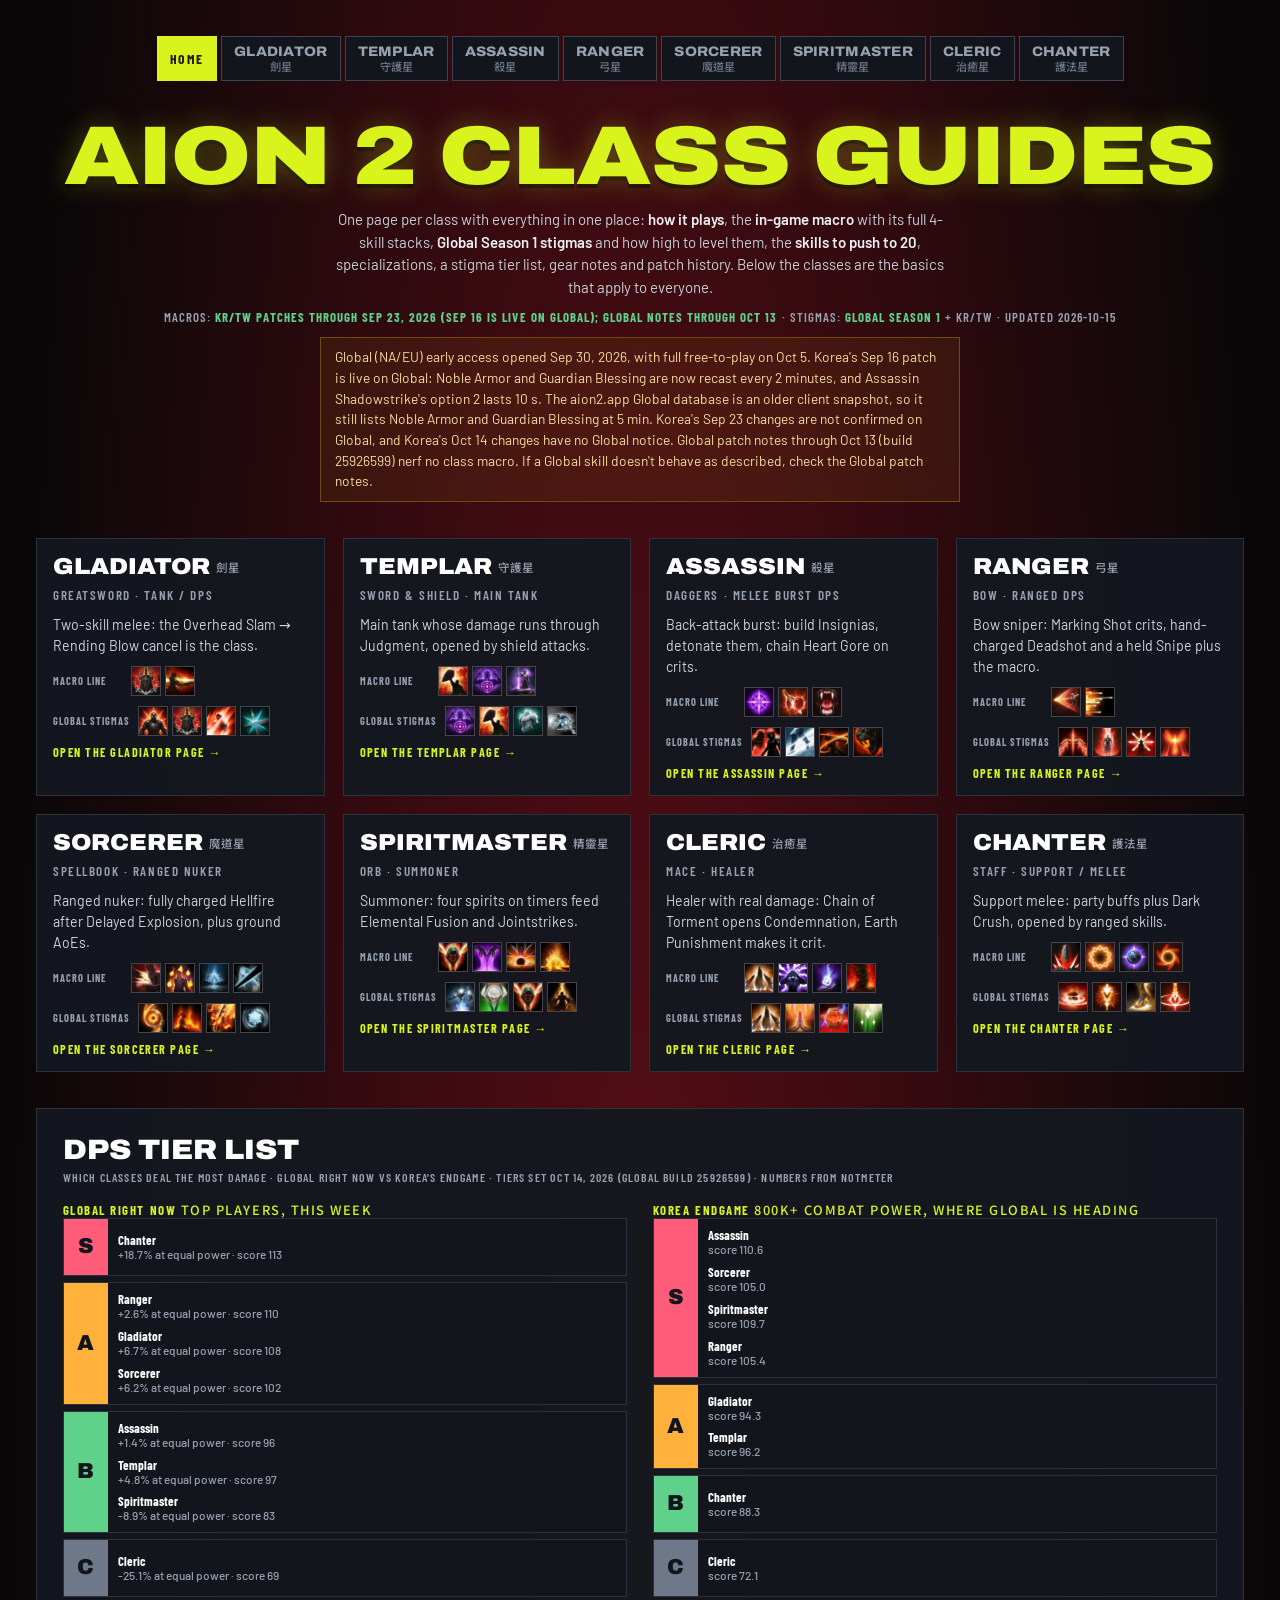
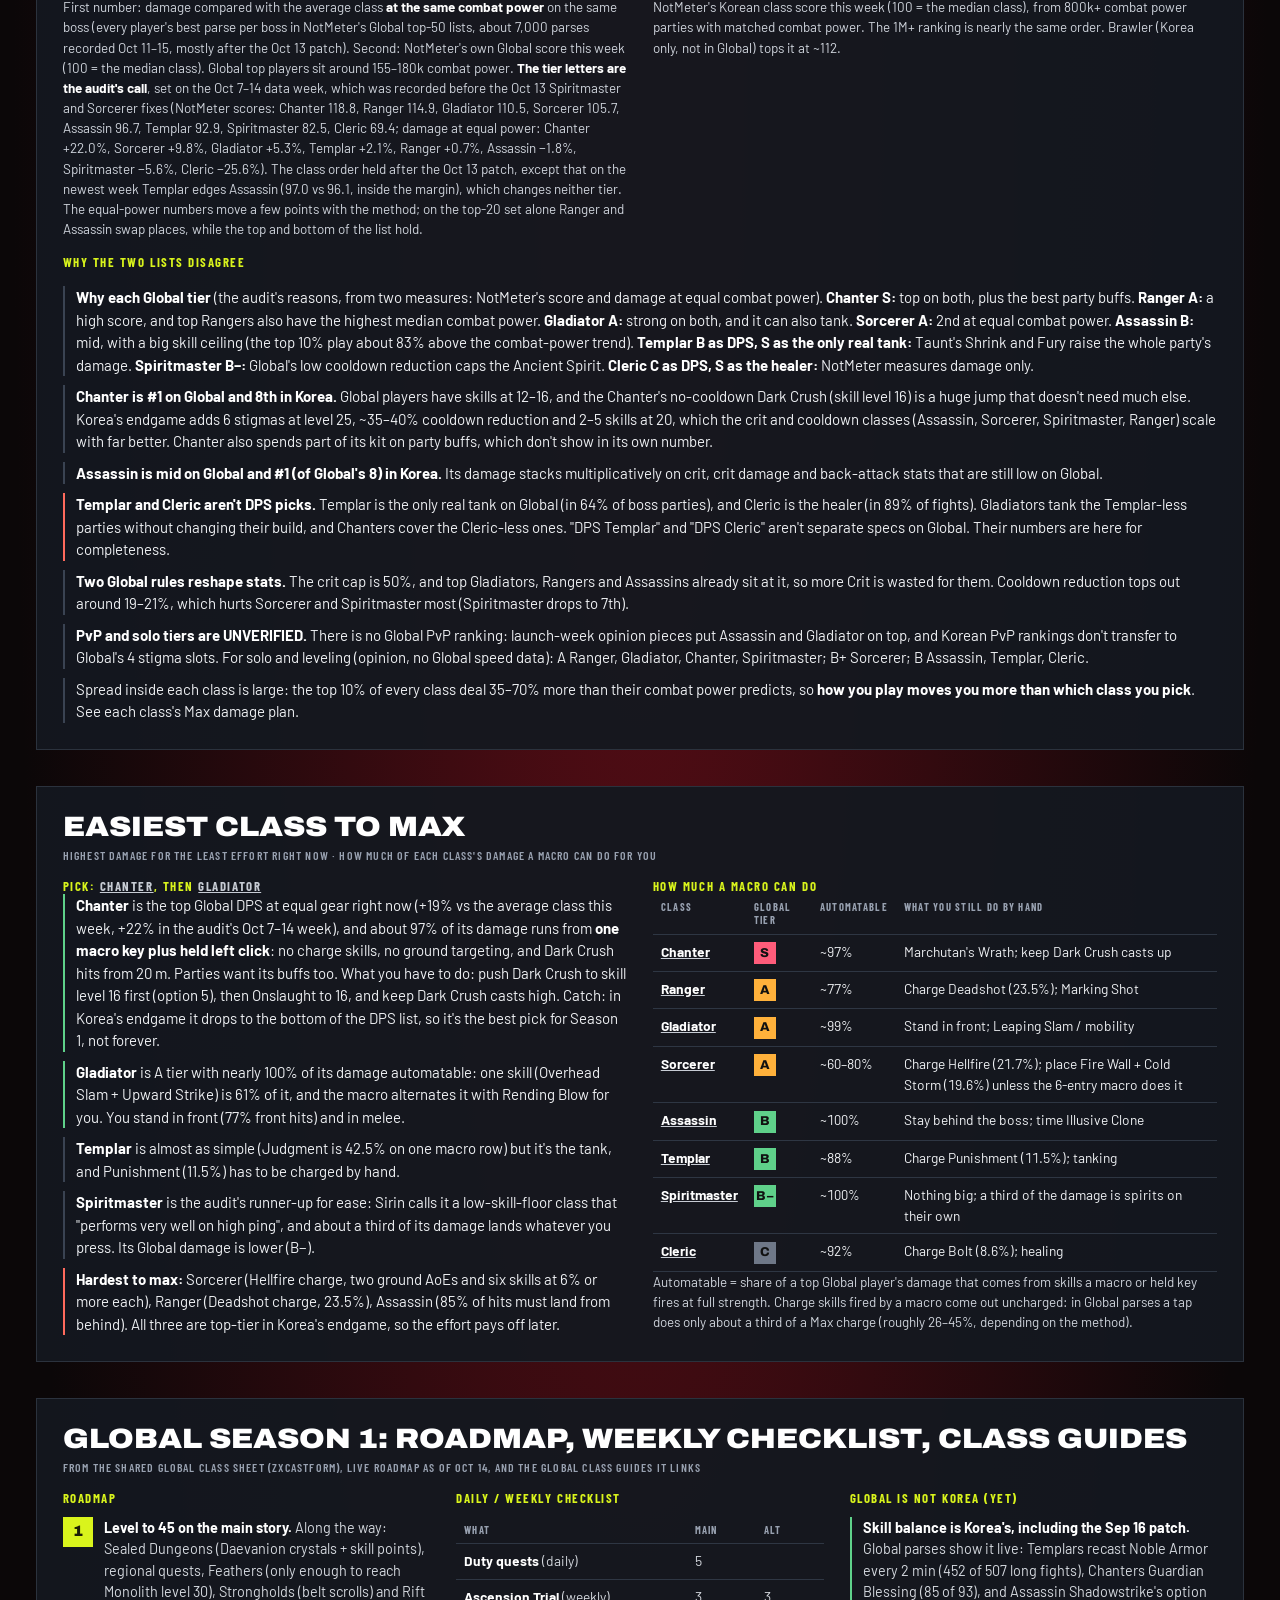
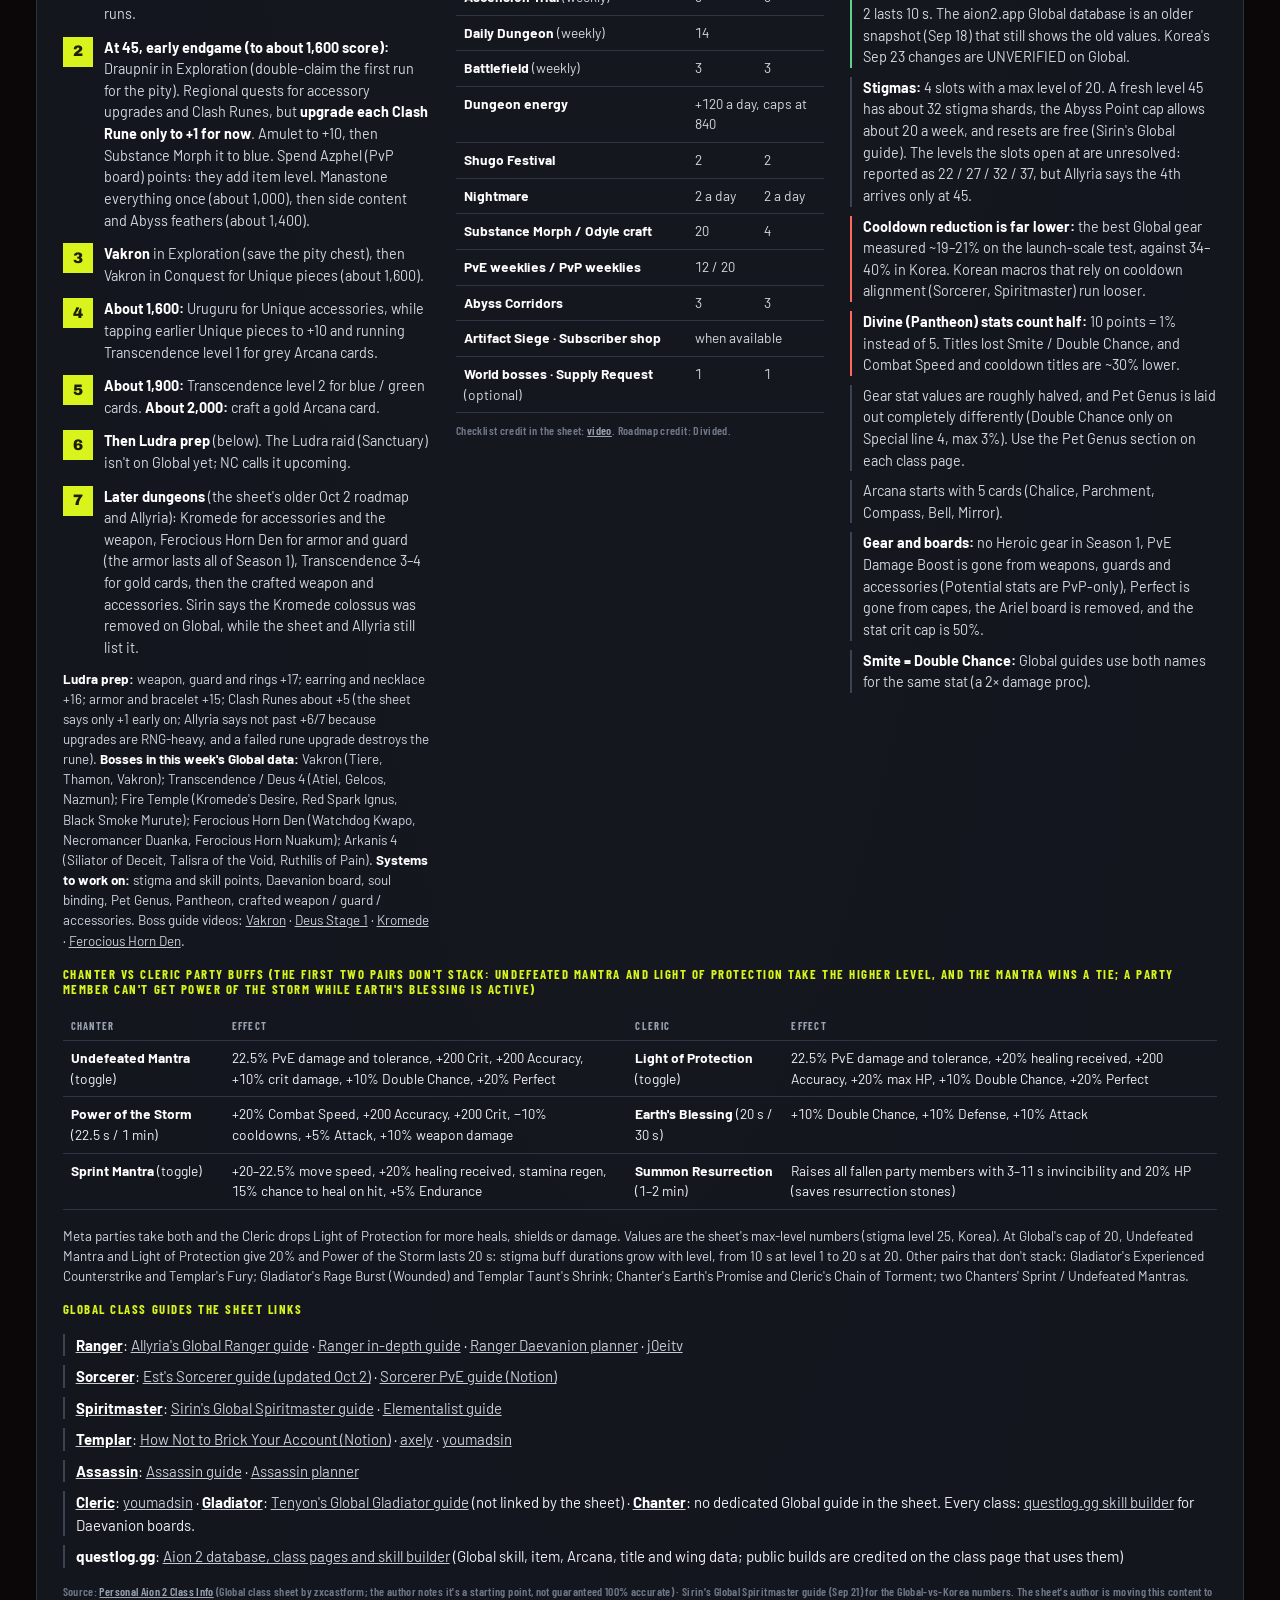
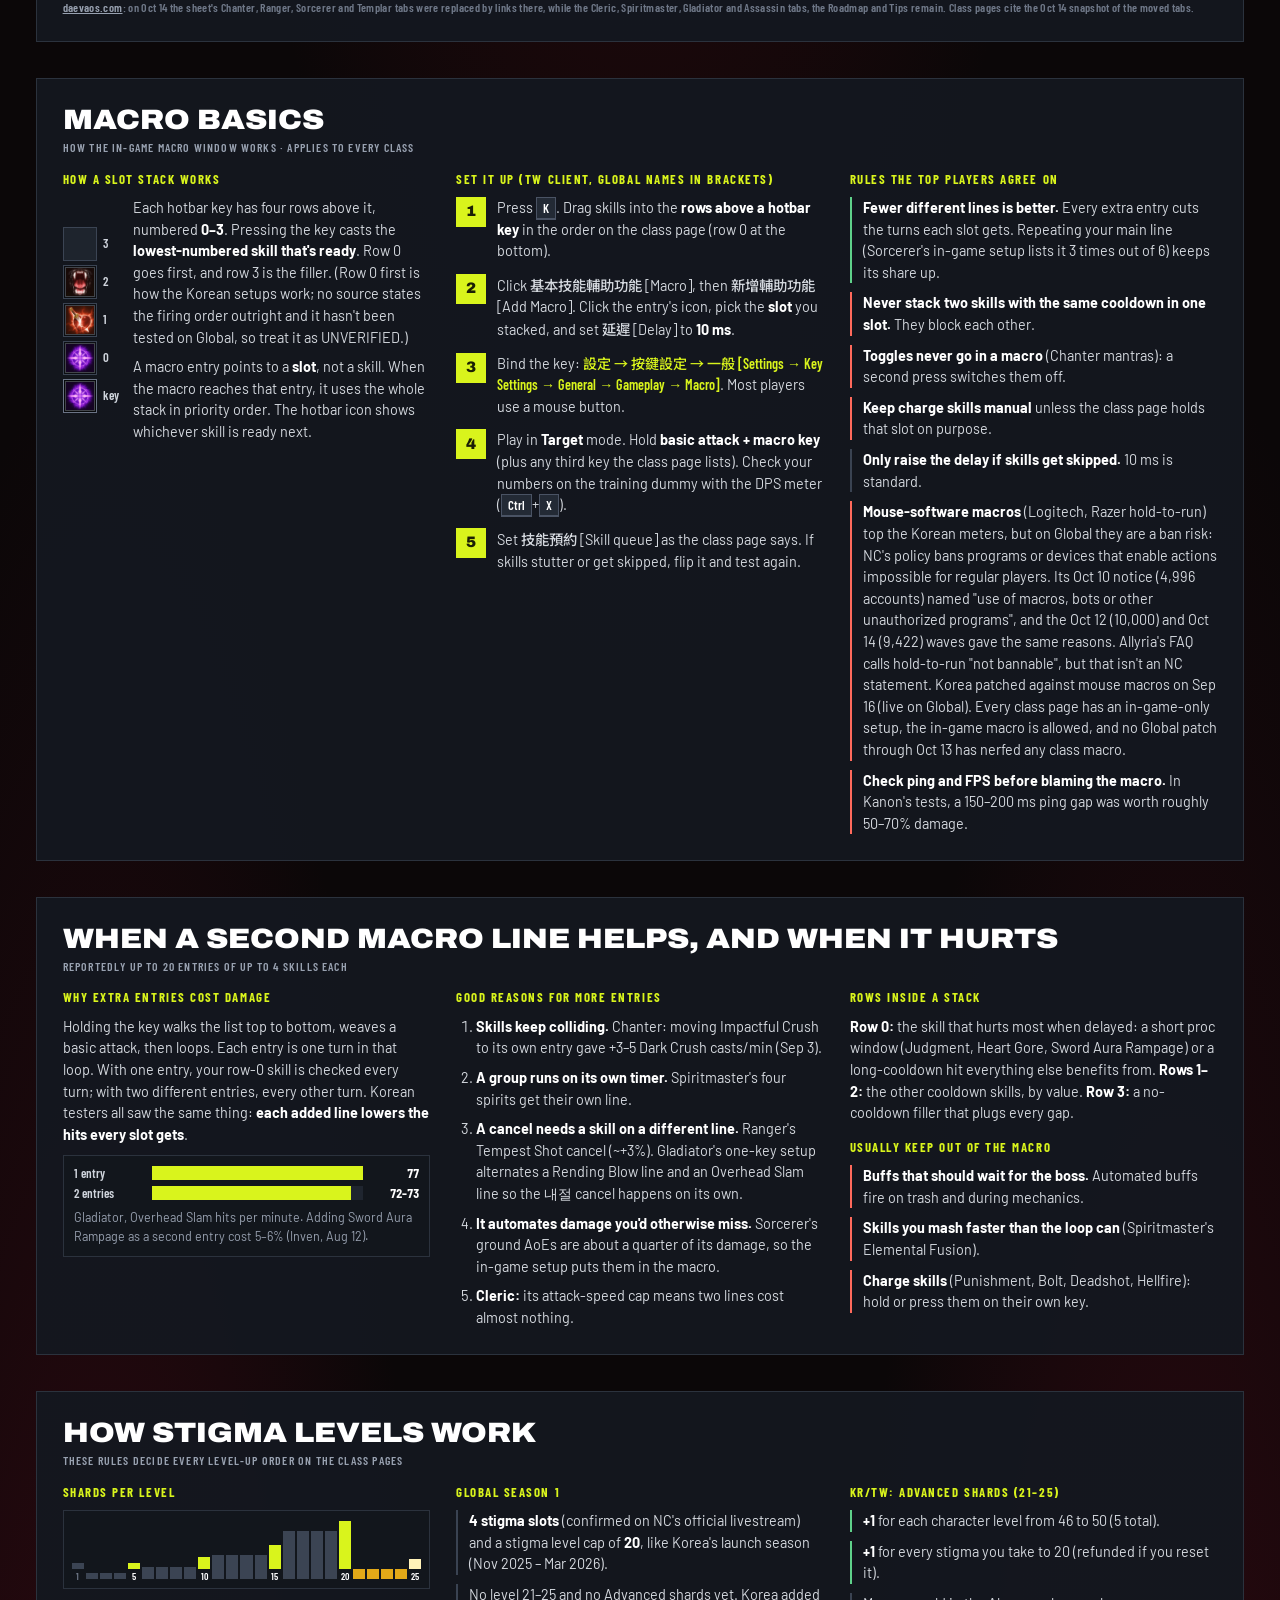
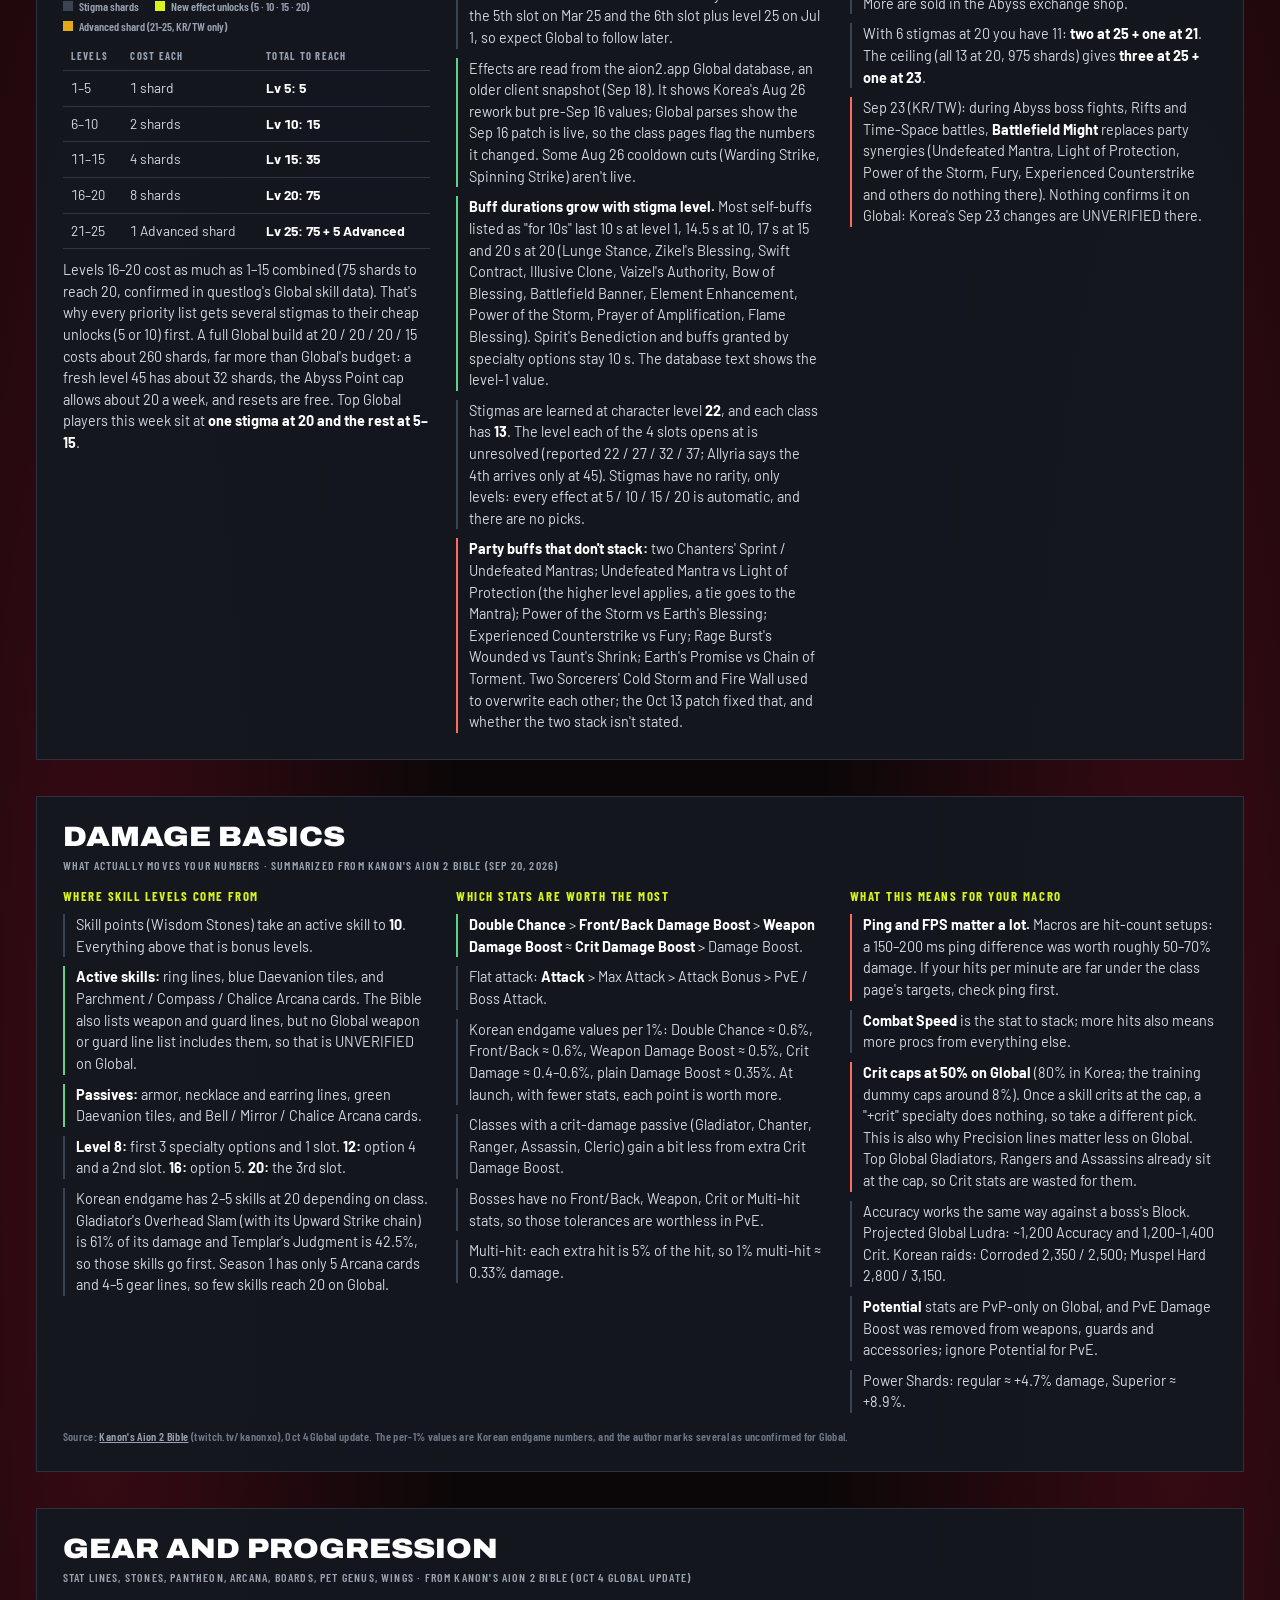
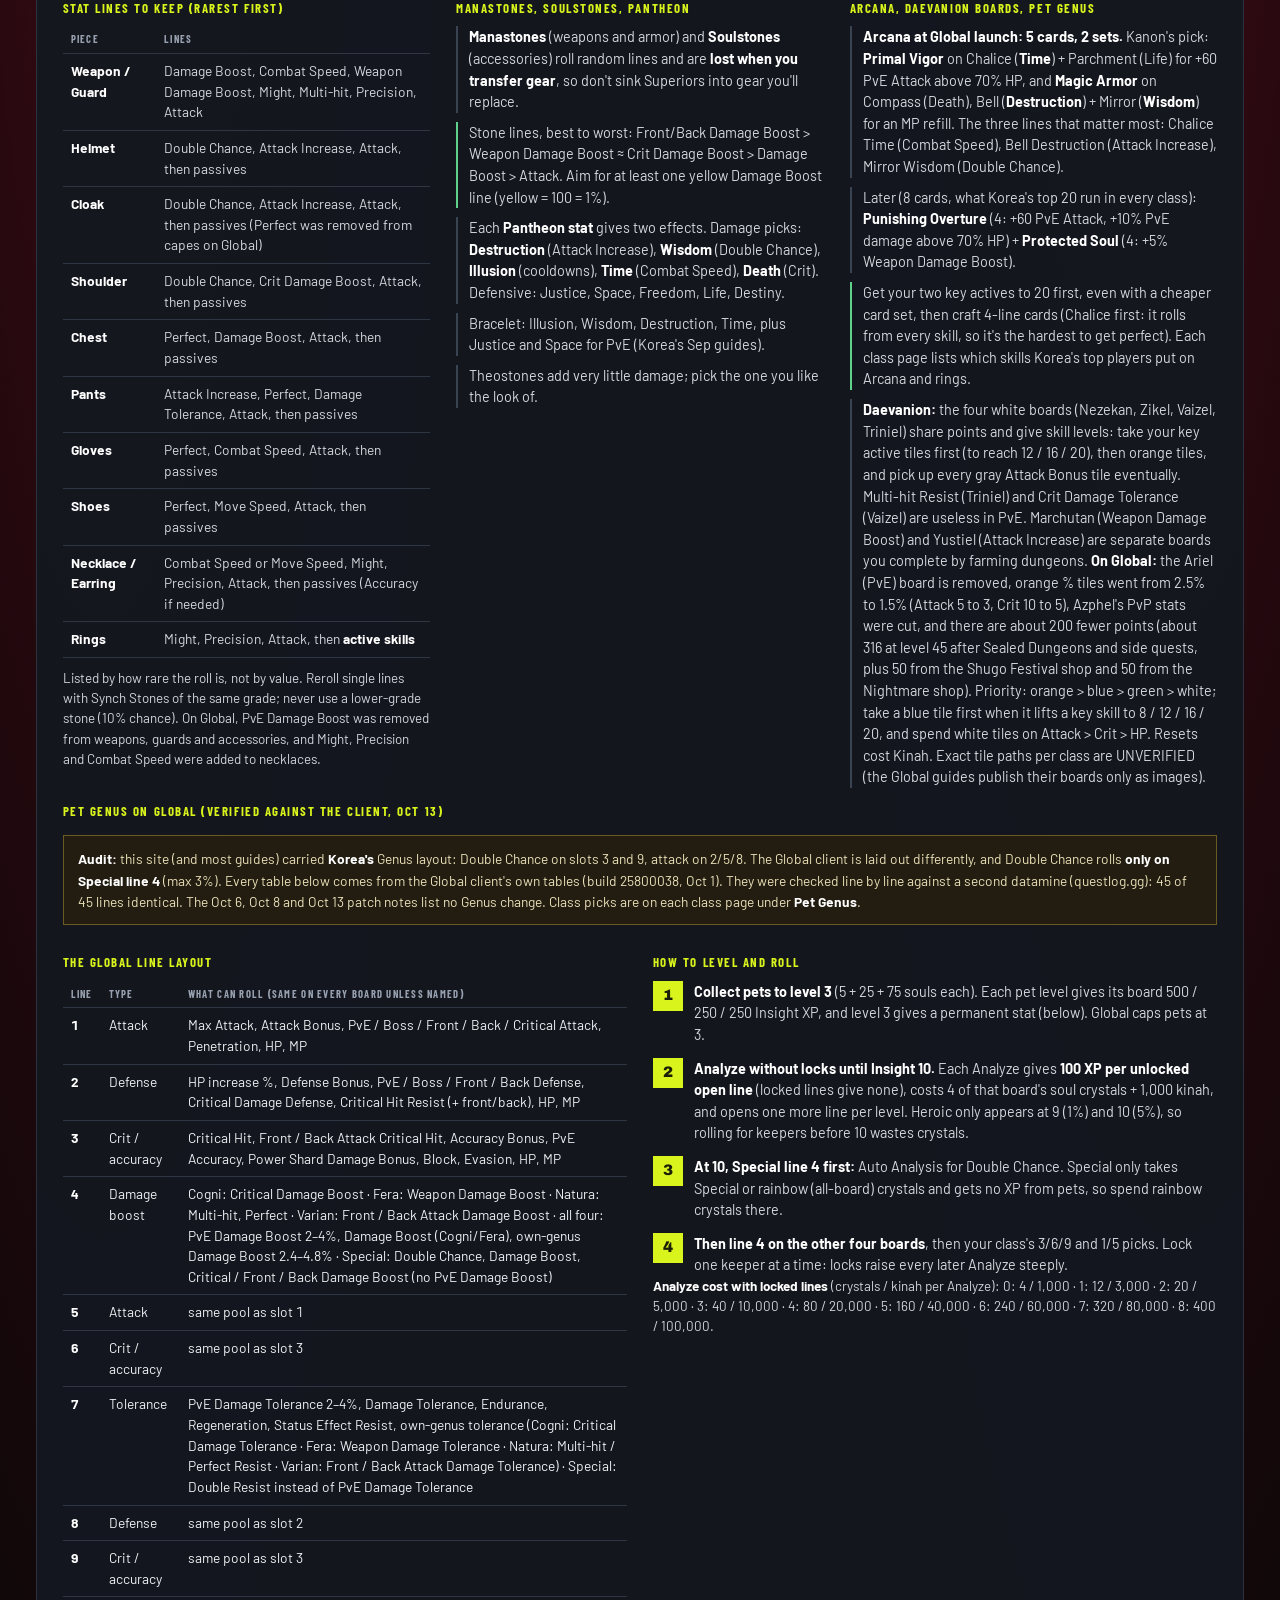
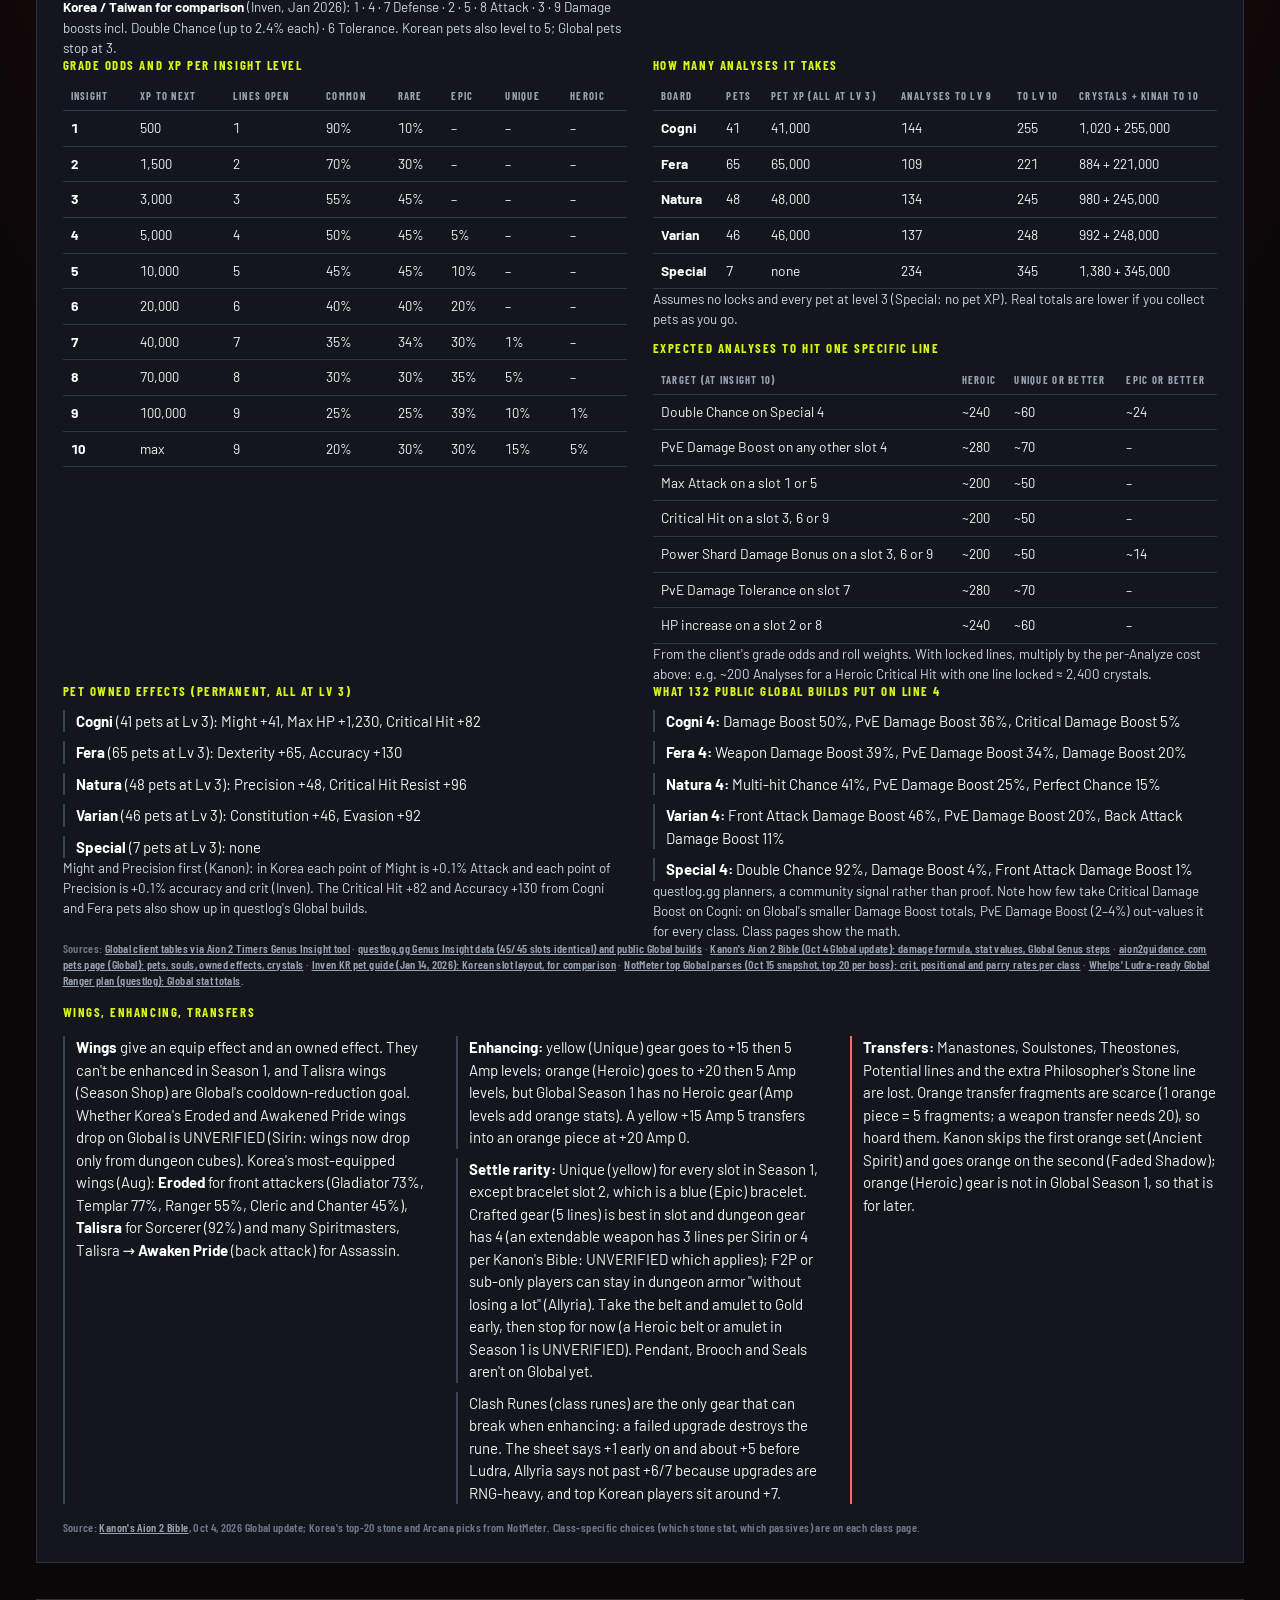
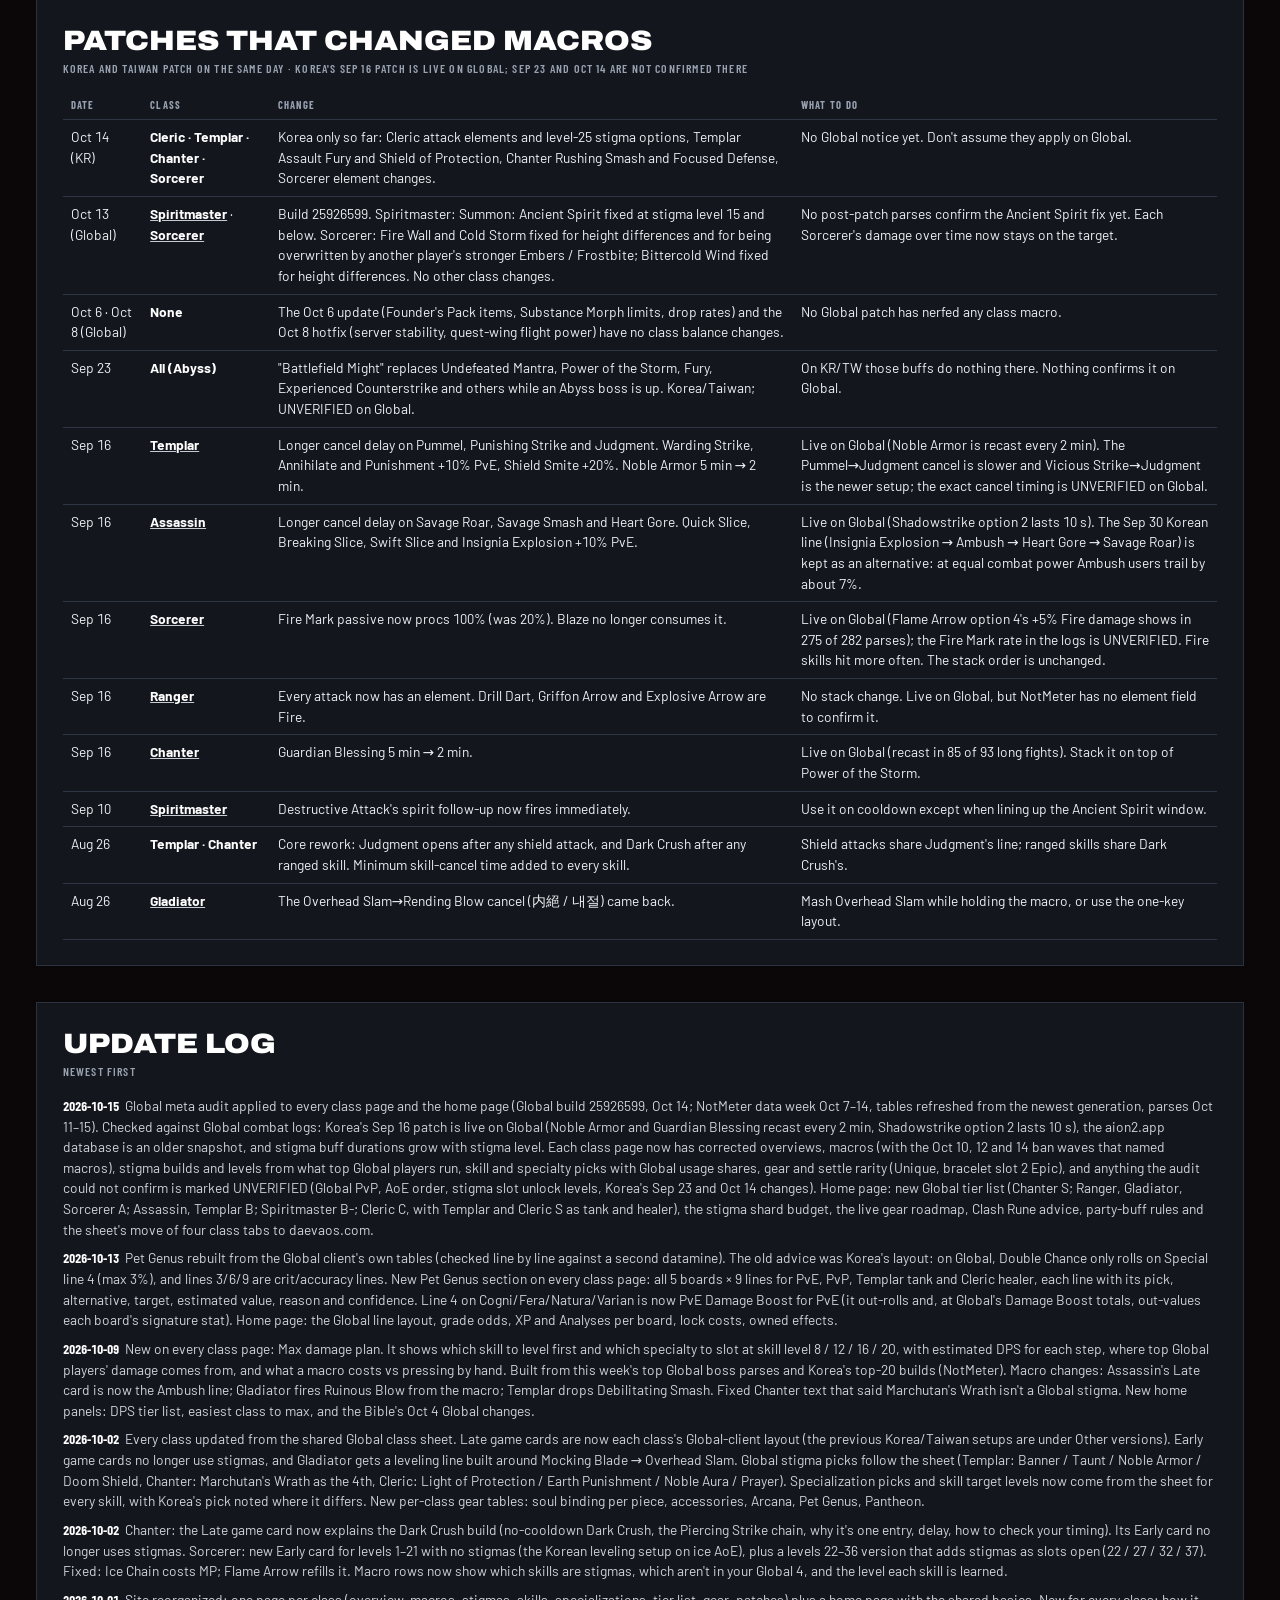
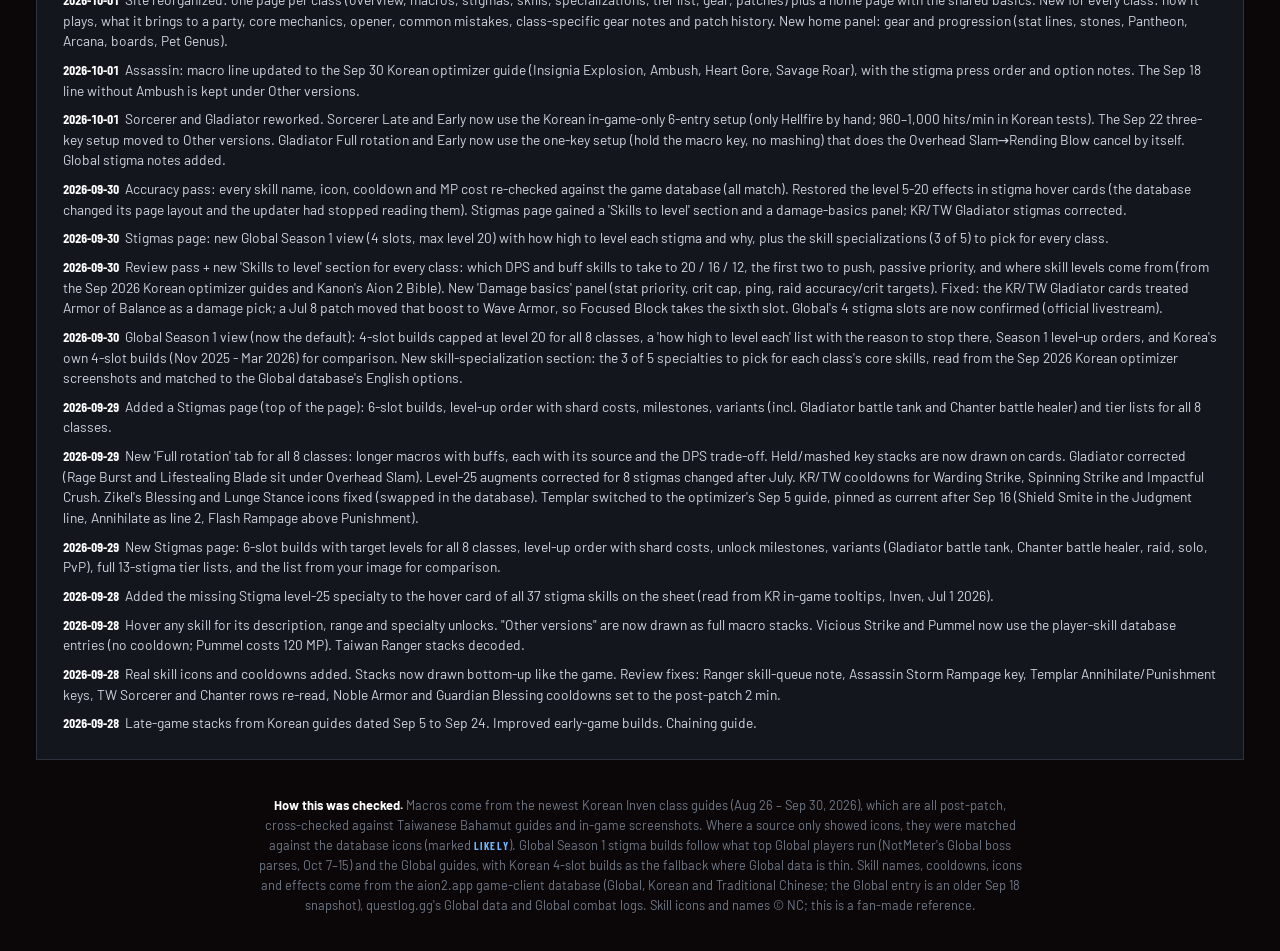
<file: index.html>
<!doctype html>
<html lang="en">
<head>
<meta charset="utf-8">
<meta name="viewport" content="width=device-width, initial-scale=1, viewport-fit=cover">
<title>Aion 2 Class Guides</title>
<meta name="description" content="Aion 2 class guides for all 8 classes: in-game macros, Global Season 1 stigmas, skill levels, specializations, gear and the basics behind them.">
<link rel="preconnect" href="https://fonts.googleapis.com">
<link rel="preconnect" href="https://fonts.gstatic.com" crossorigin>
<link rel="stylesheet" href="https://fonts.googleapis.com/css2?family=Archivo:wdth,wght@62..125,500..900&family=Barlow:wght@400;500;600;700&family=Barlow+Condensed:wght@500;600;700&family=Noto+Sans+TC:wght@500;700&display=swap">
<link rel="stylesheet" href="site.css">
</head>
<body>
<div class="wrap">
<nav class="sitenav" aria-label="Classes">
  <a class="home" href="index.html" aria-current="page">Home</a>
  <a href="gladiator.html">Gladiator<small>劍星</small></a>
  <a href="templar.html">Templar<small>守護星</small></a>
  <a href="assassin.html">Assassin<small>殺星</small></a>
  <a href="ranger.html">Ranger<small>弓星</small></a>
  <a href="sorcerer.html">Sorcerer<small>魔道星</small></a>
  <a href="spiritmaster.html">Spiritmaster<small>精靈星</small></a>
  <a href="cleric.html">Cleric<small>治癒星</small></a>
  <a href="chanter.html">Chanter<small>護法星</small></a>
</nav>

<header>
  <h1>Aion 2 Class Guides</h1>
  <p class="sub">One page per class with everything in one place: <b>how it plays</b>, the <b>in-game macro</b> with its full 4-skill stacks, <b>Global Season 1 stigmas</b> and how high to level them, the <b>skills to push to 20</b>, specializations, a stigma tier list, gear notes and patch history. Below the classes are the basics that apply to everyone.</p>
  <div class="stamp" id="stamp"></div>
  <p class="notice" id="notice" hidden></p>
</header>

<main class="cards" id="cards" aria-label="Classes"><p class="loading">Loading classes…</p></main>

<section class="panel" aria-labelledby="h-tier">
  <h2 id="h-tier">DPS tier list<small>Which classes deal the most damage · Global right now vs Korea's endgame · tiers set Oct 14, 2026 (Global build 25926599) · numbers from NotMeter</small></h2>
  <div class="cols2">
    <div>
      <h4>Global right now <span class="tc">top players, this week</span></h4>
      <div class="tiers" id="tierGl"><p class="loading">Loading…</p></div>
      <p class="snote">First number: damage compared with the average class <b style="color:#fff">at the same combat power</b> on the same boss (every player's best parse per boss in NotMeter's Global top-50 lists, about 7,000 parses recorded Oct 11–15, mostly after the Oct 13 patch). Second: NotMeter's own Global score this week (100 = the median class). Global top players sit around 155–180k combat power. <b style="color:#fff">The tier letters are the audit's call</b>, set on the Oct 7–14 data week, which was recorded before the Oct 13 Spiritmaster and Sorcerer fixes (NotMeter scores: Chanter 118.8, Ranger 114.9, Gladiator 110.5, Sorcerer 105.7, Assassin 96.7, Templar 92.9, Spiritmaster 82.5, Cleric 69.4; damage at equal power: Chanter +22.0%, Sorcerer +9.8%, Gladiator +5.3%, Templar +2.1%, Ranger +0.7%, Assassin −1.8%, Spiritmaster −5.6%, Cleric −25.6%). The class order held after the Oct 13 patch, except that on the newest week Templar edges Assassin (97.0 vs 96.1, inside the margin), which changes neither tier. The equal-power numbers move a few points with the method; on the top-20 set alone Ranger and Assassin swap places, while the top and bottom of the list hold.</p>
    </div>
    <div>
      <h4>Korea endgame <span class="tc">800k+ combat power, where Global is heading</span></h4>
      <div class="tiers" id="tierKr"><p class="loading">Loading…</p></div>
      <p class="snote">NotMeter's Korean class score this week (100 = the median class), from 800k+ combat power parties with matched combat power. The 1M+ ranking is nearly the same order. Brawler (Korea only, not in Global) tops it at ~112.</p>
    </div>
  </div>
  <h4>Why the two lists disagree</h4>
  <ul class="facts">
    <li><b>Why each Global tier</b> (the audit's reasons, from two measures: NotMeter's score and damage at equal combat power). <b>Chanter S:</b> top on both, plus the best party buffs. <b>Ranger A:</b> a high score, and top Rangers also have the highest median combat power. <b>Gladiator A:</b> strong on both, and it can also tank. <b>Sorcerer A:</b> 2nd at equal combat power. <b>Assassin B:</b> mid, with a big skill ceiling (the top 10% play about 83% above the combat-power trend). <b>Templar B as DPS, S as the only real tank:</b> Taunt's Shrink and Fury raise the whole party's damage. <b>Spiritmaster B−:</b> Global's low cooldown reduction caps the Ancient Spirit. <b>Cleric C as DPS, S as the healer:</b> NotMeter measures damage only.</li>
    <li><b>Chanter is #1 on Global and 8th in Korea.</b> Global players have skills at 12–16, and the Chanter's no-cooldown Dark Crush (skill level 16) is a huge jump that doesn't need much else. Korea's endgame adds 6 stigmas at level 25, ~35–40% cooldown reduction and 2–5 skills at 20, which the crit and cooldown classes (Assassin, Sorcerer, Spiritmaster, Ranger) scale with far better. Chanter also spends part of its kit on party buffs, which don't show in its own number.</li>
    <li><b>Assassin is mid on Global and #1 (of Global's 8) in Korea.</b> Its damage stacks multiplicatively on crit, crit damage and back-attack stats that are still low on Global.</li>
    <li class="warn"><b>Templar and Cleric aren't DPS picks.</b> Templar is the only real tank on Global (in 64% of boss parties), and Cleric is the healer (in 89% of fights). Gladiators tank the Templar-less parties without changing their build, and Chanters cover the Cleric-less ones. "DPS Templar" and "DPS Cleric" aren't separate specs on Global. Their numbers are here for completeness.</li>
    <li><b>Two Global rules reshape stats.</b> The crit cap is 50%, and top Gladiators, Rangers and Assassins already sit at it, so more Crit is wasted for them. Cooldown reduction tops out around 19–21%, which hurts Sorcerer and Spiritmaster most (Spiritmaster drops to 7th).</li>
    <li><b>PvP and solo tiers are UNVERIFIED.</b> There is no Global PvP ranking: launch-week opinion pieces put Assassin and Gladiator on top, and Korean PvP rankings don't transfer to Global's 4 stigma slots. For solo and leveling (opinion, no Global speed data): A Ranger, Gladiator, Chanter, Spiritmaster; B+ Sorcerer; B Assassin, Templar, Cleric.</li>
    <li>Spread inside each class is large: the top 10% of every class deal 35–70% more than their combat power predicts, so <b>how you play moves you more than which class you pick</b>. See each class's Max damage plan.</li>
  </ul>
</section>

<section class="panel" aria-labelledby="h-easy">
  <h2 id="h-easy">Easiest class to max<small>Highest damage for the least effort right now · how much of each class's damage a macro can do for you</small></h2>
  <div class="cols2">
    <div>
      <h4>Pick: <a href="chanter.html">Chanter</a>, then <a href="gladiator.html">Gladiator</a></h4>
      <ul class="facts">
        <li class="good"><b>Chanter</b> is the top Global DPS at equal gear right now (+19% vs the average class this week, +22% in the audit's Oct 7–14 week), and about 97% of its damage runs from <b>one macro key plus held left click</b>: no charge skills, no ground targeting, and Dark Crush hits from 20 m. Parties want its buffs too. What you have to do: push Dark Crush to skill level 16 first (option 5), then Onslaught to 16, and keep Dark Crush casts high. Catch: in Korea's endgame it drops to the bottom of the DPS list, so it's the best pick for Season 1, not forever.</li>
        <li class="good"><b>Gladiator</b> is A tier with nearly 100% of its damage automatable: one skill (Overhead Slam + Upward Strike) is 61% of it, and the macro alternates it with Rending Blow for you. You stand in front (77% front hits) and in melee.</li>
        <li><b>Templar</b> is almost as simple (Judgment is 42.5% on one macro row) but it's the tank, and Punishment (11.5%) has to be charged by hand.</li>
        <li><b>Spiritmaster</b> is the audit's runner-up for ease: Sirin calls it a low-skill-floor class that "performs very well on high ping", and about a third of its damage lands whatever you press. Its Global damage is lower (B−).</li>
        <li class="warn"><b>Hardest to max:</b> Sorcerer (Hellfire charge, two ground AoEs and six skills at 6% or more each), Ranger (Deadshot charge, 23.5%), Assassin (85% of hits must land from behind). All three are top-tier in Korea's endgame, so the effort pays off later.</li>
      </ul>
    </div>
    <div>
      <h4>How much a macro can do</h4>
      <div class="tbl-wrap"><table>
        <thead><tr><th>Class</th><th>Global tier</th><th>Automatable</th><th>What you still do by hand</th></tr></thead>
        <tbody>
          <tr><td><a href="chanter.html"><b>Chanter</b></a></td><td><b class="tl S">S</b></td><td>~97%</td><td>Marchutan's Wrath; keep Dark Crush casts up</td></tr>
          <tr><td><a href="ranger.html"><b>Ranger</b></a></td><td><b class="tl A">A</b></td><td>~77%</td><td>Charge Deadshot (23.5%); Marking Shot</td></tr>
          <tr><td><a href="gladiator.html"><b>Gladiator</b></a></td><td><b class="tl A">A</b></td><td>~99%</td><td>Stand in front; Leaping Slam / mobility</td></tr>
          <tr><td><a href="sorcerer.html"><b>Sorcerer</b></a></td><td><b class="tl A">A</b></td><td>~60–80%</td><td>Charge Hellfire (21.7%); place Fire Wall + Cold Storm (19.6%) unless the 6-entry macro does it</td></tr>
          <tr><td><a href="assassin.html"><b>Assassin</b></a></td><td><b class="tl B">B</b></td><td>~100%</td><td>Stay behind the boss; time Illusive Clone</td></tr>
          <tr><td><a href="templar.html"><b>Templar</b></a></td><td><b class="tl B">B</b></td><td>~88%</td><td>Charge Punishment (11.5%); tanking</td></tr>
          <tr><td><a href="spiritmaster.html"><b>Spiritmaster</b></a></td><td><b class="tl B">B−</b></td><td>~100%</td><td>Nothing big; a third of the damage is spirits on their own</td></tr>
          <tr><td><a href="cleric.html"><b>Cleric</b></a></td><td><b class="tl C">C</b></td><td>~92%</td><td>Charge Bolt (8.6%); healing</td></tr>
        </tbody>
      </table></div>
      <p class="snote">Automatable = share of a top Global player's damage that comes from skills a macro or held key fires at full strength. Charge skills fired by a macro come out uncharged: in Global parses a tap does only about a third of a Max charge (roughly 26–45%, depending on the method).</p>
    </div>
  </div>
</section>

<section class="panel" aria-labelledby="h-global">
  <h2 id="h-global">Global Season 1: roadmap, weekly checklist, class guides<small>From the shared Global class sheet (zxcastform), live roadmap as of Oct 14, and the Global class guides it links</small></h2>
  <div class="cols3">
    <div class="col">
      <h4>Roadmap</h4>
      <ol class="steps">
        <li><div><b>Level to 45 on the main story.</b> Along the way: Sealed Dungeons (Daevanion crystals + skill points), regional quests, Feathers (only enough to reach Monolith level 30), Strongholds (belt scrolls) and Rift runs.</div></li>
        <li><div><b>At 45, early endgame (to about 1,600 score):</b> Draupnir in Exploration (double-claim the first run for the pity). Regional quests for accessory upgrades and Clash Runes, but <b>upgrade each Clash Rune only to +1 for now</b>. Amulet to +10, then Substance Morph it to blue. Spend Azphel (PvP board) points: they add item level. Manastone everything once (about 1,000), then side content and Abyss feathers (about 1,400).</div></li>
        <li><div><b>Vakron</b> in Exploration (save the pity chest), then Vakron in Conquest for Unique pieces (about 1,600).</div></li>
        <li><div><b>About 1,600:</b> Uruguru for Unique accessories, while tapping earlier Unique pieces to +10 and running Transcendence level 1 for grey Arcana cards.</div></li>
        <li><div><b>About 1,900:</b> Transcendence level 2 for blue / green cards. <b>About 2,000:</b> craft a gold Arcana card.</div></li>
        <li><div><b>Then Ludra prep</b> (below). The Ludra raid (Sanctuary) isn't on Global yet; NC calls it upcoming.</div></li>
        <li><div><b>Later dungeons</b> (the sheet's older Oct 2 roadmap and Allyria): Kromede for accessories and the weapon, Ferocious Horn Den for armor and guard (the armor lasts all of Season 1), Transcendence 3–4 for gold cards, then the crafted weapon and accessories. Sirin says the Kromede colossus was removed on Global, while the sheet and Allyria still list it.</div></li>
      </ol>
      <p class="snote"><b style="color:#fff">Ludra prep:</b> weapon, guard and rings +17; earring and necklace +16; armor and bracelet +15; Clash Runes about +5 (the sheet says only +1 early on; Allyria says not past +6/7 because upgrades are RNG-heavy, and a failed rune upgrade destroys the rune). <b style="color:#fff">Bosses in this week's Global data:</b> Vakron (Tiere, Thamon, Vakron); Transcendence / Deus 4 (Atiel, Gelcos, Nazmun); Fire Temple (Kromede's Desire, Red Spark Ignus, Black Smoke Murute); Ferocious Horn Den (Watchdog Kwapo, Necromancer Duanka, Ferocious Horn Nuakum); Arkanis 4 (Siliator of Deceit, Talisra of the Void, Ruthilis of Pain). <b style="color:#fff">Systems to work on:</b> stigma and skill points, Daevanion board, soul binding, Pet Genus, Pantheon, crafted weapon / guard / accessories. Boss guide videos: <a href="https://www.youtube.com/watch?v=HE1MNfy8Zjo" target="_blank" rel="noopener">Vakron</a> · <a href="https://www.youtube.com/watch?v=2IRfvEWFvqk" target="_blank" rel="noopener">Deus Stage 1</a> · <a href="https://www.youtube.com/watch?v=lPAX6cNiXO8" target="_blank" rel="noopener">Kromede</a> · <a href="https://www.youtube.com/watch?v=4lT8erUBNAM" target="_blank" rel="noopener">Ferocious Horn Den</a>.</p>
    </div>
    <div class="col">
      <h4>Daily / weekly checklist</h4>
      <div class="tbl-wrap"><table>
        <thead><tr><th>What</th><th>Main</th><th>Alt</th></tr></thead>
        <tbody>
          <tr><td><b>Duty quests</b> (daily)</td><td>5</td><td></td></tr>
          <tr><td><b>Ascension Trial</b> (weekly)</td><td>3</td><td>3</td></tr>
          <tr><td><b>Daily Dungeon</b> (weekly)</td><td>14</td><td></td></tr>
          <tr><td><b>Battlefield</b> (weekly)</td><td>3</td><td>3</td></tr>
          <tr><td><b>Dungeon energy</b></td><td colspan="2">+120 a day, caps at 840</td></tr>
          <tr><td><b>Shugo Festival</b></td><td>2</td><td>2</td></tr>
          <tr><td><b>Nightmare</b></td><td>2 a day</td><td>2 a day</td></tr>
          <tr><td><b>Substance Morph / Odyle craft</b></td><td>20</td><td>4</td></tr>
          <tr><td><b>PvE weeklies / PvP weeklies</b></td><td>12 / 20</td><td></td></tr>
          <tr><td><b>Abyss Corridors</b></td><td>3</td><td>3</td></tr>
          <tr><td><b>Artifact Siege · Subscriber shop</b></td><td colspan="2">when available</td></tr>
          <tr><td><b>World bosses · Supply Request</b> (optional)</td><td>1</td><td>1</td></tr>
        </tbody>
      </table></div>
      <p class="src">Checklist credit in the sheet: <a href="https://www.youtube.com/watch?v=hAl6c_LwE3M" target="_blank" rel="noopener">video</a>. Roadmap credit: Divided.</p>
    </div>
    <div class="col">
      <h4>Global is not Korea (yet)</h4>
      <ul class="facts">
        <li class="good"><b>Skill balance is Korea's, including the Sep 16 patch.</b> Global parses show it live: Templars recast Noble Armor every 2 min (452 of 507 long fights), Chanters Guardian Blessing (85 of 93), and Assassin Shadowstrike's option 2 lasts 10 s. The aion2.app Global database is an older snapshot (Sep 18) that still shows the old values. Korea's Sep 23 changes are UNVERIFIED on Global.</li>
        <li><b>Stigmas:</b> 4 slots with a max level of 20. A fresh level 45 has about 32 stigma shards, the Abyss Point cap allows about 20 a week, and resets are free (Sirin's Global guide). The levels the slots open at are unresolved: reported as 22 / 27 / 32 / 37, but Allyria says the 4th arrives only at 45.</li>
        <li class="warn"><b>Cooldown reduction is far lower:</b> the best Global gear measured ~19–21% on the launch-scale test, against 34–40% in Korea. Korean macros that rely on cooldown alignment (Sorcerer, Spiritmaster) run looser.</li>
        <li class="warn"><b>Divine (Pantheon) stats count half:</b> 10 points = 1% instead of 5. Titles lost Smite / Double Chance, and Combat Speed and cooldown titles are ~30% lower.</li>
        <li>Gear stat values are roughly halved, and Pet Genus is laid out completely differently (Double Chance only on Special line 4, max 3%). Use the Pet Genus section on each class page.</li>
        <li>Arcana starts with 5 cards (Chalice, Parchment, Compass, Bell, Mirror).</li>
        <li><b>Gear and boards:</b> no Heroic gear in Season 1, PvE Damage Boost is gone from weapons, guards and accessories (Potential stats are PvP-only), Perfect is gone from capes, the Ariel board is removed, and the stat crit cap is 50%.</li>
        <li><b>Smite = Double Chance:</b> Global guides use both names for the same stat (a 2× damage proc).</li>
      </ul>
    </div>
  </div>
  <h4>Chanter vs Cleric party buffs (the first two pairs don't stack: Undefeated Mantra and Light of Protection take the higher level, and the Mantra wins a tie; a party member can't get Power of the Storm while Earth's Blessing is active)</h4>
  <div class="tbl-wrap"><table>
    <thead><tr><th>Chanter</th><th>Effect</th><th>Cleric</th><th>Effect</th></tr></thead>
    <tbody>
      <tr><td><b>Undefeated Mantra</b> (toggle)</td><td>22.5% PvE damage and tolerance, +200 Crit, +200 Accuracy, +10% crit damage, +10% Double Chance, +20% Perfect</td><td><b>Light of Protection</b> (toggle)</td><td>22.5% PvE damage and tolerance, +20% healing received, +200 Accuracy, +20% max HP, +10% Double Chance, +20% Perfect</td></tr>
      <tr><td><b>Power of the Storm</b> (22.5 s / 1 min)</td><td>+20% Combat Speed, +200 Accuracy, +200 Crit, −10% cooldowns, +5% Attack, +10% weapon damage</td><td><b>Earth's Blessing</b> (20 s / 30 s)</td><td>+10% Double Chance, +10% Defense, +10% Attack</td></tr>
      <tr><td><b>Sprint Mantra</b> (toggle)</td><td>+20–22.5% move speed, +20% healing received, stamina regen, 15% chance to heal on hit, +5% Endurance</td><td><b>Summon Resurrection</b> (1–2 min)</td><td>Raises all fallen party members with 3–11 s invincibility and 20% HP (saves resurrection stones)</td></tr>
    </tbody>
  </table></div>
  <p class="snote">Meta parties take both and the Cleric drops Light of Protection for more heals, shields or damage. Values are the sheet's max-level numbers (stigma level 25, Korea). At Global's cap of 20, Undefeated Mantra and Light of Protection give 20% and Power of the Storm lasts 20 s: stigma buff durations grow with level, from 10 s at level 1 to 20 s at 20. Other pairs that don't stack: Gladiator's Experienced Counterstrike and Templar's Fury; Gladiator's Rage Burst (Wounded) and Templar Taunt's Shrink; Chanter's Earth's Promise and Cleric's Chain of Torment; two Chanters' Sprint / Undefeated Mantras.</p>
  <h4>Global class guides the sheet links</h4>
  <ul class="facts">
    <li><a href="ranger.html"><b>Ranger</b></a>: <a href="https://docs.google.com/document/d/1GwcOMFMMJj9eHrsYp-OVtddBxfQhNOjAzmV1eOkmiAk/edit" target="_blank" rel="noopener">Allyria's Global Ranger guide</a> · <a href="https://docs.google.com/document/d/1evrt_6e6WSHRT1vMem2i3O7ZlfANJbqyZoSn66IFrBo/edit" target="_blank" rel="noopener">Ranger in-depth guide</a> · <a href="https://ranger.tgustafsson.se/" target="_blank" rel="noopener">Ranger Daevanion planner</a> · <a href="https://www.twitch.tv/j0eitv" target="_blank" rel="noopener">j0eitv</a></li>
    <li><a href="sorcerer.html"><b>Sorcerer</b></a>: <a href="https://docs.google.com/document/d/1XVciQ8mC7bHo7bAApRk7hLwmT61MxVWTm2III6rUzsM/edit" target="_blank" rel="noopener">Est's Sorcerer guide (updated Oct 2)</a> · <a href="https://app.notion.com/p/AION2-Sorcerer-PVE-Guide-3c61a9239eae81cf8c6bdb3716a00869" target="_blank" rel="noopener">Sorcerer PvE guide (Notion)</a></li>
    <li><a href="spiritmaster.html"><b>Spiritmaster</b></a>: <a href="https://docs.google.com/document/d/16RBdqrTCKJ4TZJNEkYri9hLYcMv-Hle2pW6HXSNCX7c/edit" target="_blank" rel="noopener">Sirin's Global Spiritmaster guide</a> · <a href="https://aion2-elementalist-guide.netlify.app/" target="_blank" rel="noopener">Elementalist guide</a></li>
    <li><a href="templar.html"><b>Templar</b></a>: <a href="https://app.notion.com/p/Templar-s-Guide-How-Not-to-Brick-Your-Account-037d77a0f9b643d0af3fca41da45c7de" target="_blank" rel="noopener">How Not to Brick Your Account (Notion)</a> · <a href="https://www.twitch.tv/axely" target="_blank" rel="noopener">axely</a> · <a href="https://www.twitch.tv/youmadsin" target="_blank" rel="noopener">youmadsin</a></li>
    <li><a href="assassin.html"><b>Assassin</b></a>: <a href="https://aion2-assassin-guide.onrender.com/" target="_blank" rel="noopener">Assassin guide</a> · <a href="https://assassin.tgustafsson.se/" target="_blank" rel="noopener">Assassin planner</a></li>
    <li><a href="cleric.html"><b>Cleric</b></a>: <a href="https://www.twitch.tv/youmadsin" target="_blank" rel="noopener">youmadsin</a> · <a href="gladiator.html"><b>Gladiator</b></a>: <a href="https://docs.google.com/document/d/15J0xIIlOGvp0NSGui7NK0MJpbgZTjXuZKAahHnkr2G4/edit" target="_blank" rel="noopener">Tenyon's Global Gladiator guide</a> (not linked by the sheet) · <a href="chanter.html"><b>Chanter</b></a>: no dedicated Global guide in the sheet. Every class: <a href="https://questlog.gg/aion-2/en/skill-builder" target="_blank" rel="noopener">questlog.gg skill builder</a> for Daevanion boards.</li>
    <li><b>questlog.gg</b>: <a href="https://questlog.gg/aion-2/en/classes" target="_blank" rel="noopener">Aion 2 database, class pages and skill builder</a> (Global skill, item, Arcana, title and wing data; public builds are credited on the class page that uses them)</li>
  </ul>
  <p class="src">Source: <a href="https://docs.google.com/spreadsheets/d/1lbHaVairHaz26M8XGNF9CBWqiiHHBM6CylTwNKnlOug/htmlview" target="_blank" rel="noopener">Personal Aion 2 Class Info</a> (Global class sheet by zxcastform; the author notes it's a starting point, not guaranteed 100% accurate) · Sirin's Global Spiritmaster guide (Sep 21) for the Global-vs-Korea numbers. The sheet's author is moving this content to <a href="https://daevaos.com/guides/classes?author=Castform" target="_blank" rel="noopener">daevaos.com</a>: on Oct 14 the sheet's Chanter, Ranger, Sorcerer and Templar tabs were replaced by links there, while the Cleric, Spiritmaster, Gladiator and Assassin tabs, the Roadmap and Tips remain. Class pages cite the Oct 14 snapshot of the moved tabs.</p>
</section>

<section class="panel" aria-labelledby="h-how">
  <h2 id="h-how">Macro basics<small>How the in-game macro window works · applies to every class</small></h2>
  <div class="cols3">
    <div class="col">
      <h4>How a slot stack works</h4>
      <div class="demo">
        <div class="demo-col" aria-hidden="true">
          <div class="row"><span class="cell"></span>3</div>
          <div class="row"><span class="cell"><img class="ic" src="icons/ICON_AS_SKILL_009.webp" alt=""></span>2</div>
          <div class="row"><span class="cell"><img class="ic" src="icons/ICON_AS_SKILL_035.webp" alt=""></span>1</div>
          <div class="row"><span class="cell"><img class="ic" src="icons/ICON_AS_SKILL_013.webp" alt=""></span>0</div>
          <div class="row"><span class="cell hot"><img class="ic" src="icons/ICON_AS_SKILL_013.webp" alt=""></span>key</div>
        </div>
        <div style="display:grid;gap:8px;min-width:0">
          <p>Each hotbar key has four rows above it, numbered <b>0–3</b>. Pressing the key casts the <b>lowest-numbered skill that's ready</b>. Row 0 goes first, and row 3 is the filler. (Row 0 first is how the Korean setups work; no source states the firing order outright and it hasn't been tested on Global, so treat it as UNVERIFIED.)</p>
          <p>A macro entry points to a <b>slot</b>, not a skill. When the macro reaches that entry, it uses the whole stack in priority order. The hotbar icon shows whichever skill is ready next.</p>
        </div>
      </div>
    </div>
    <div class="col" id="h-setup">
      <h4>Set it up (TW client, Global names in brackets)</h4>
      <ol class="steps">
        <li><div>Press <kbd>K</kbd>. Drag skills into the <b>rows above a hotbar key</b> in the order on the class page (row 0 at the bottom).</div></li>
        <li><div>Click <span class="tc">基本技能輔助功能</span> [Macro], then <span class="tc">新增輔助功能</span> [Add Macro]. Click the entry's icon, pick the <b>slot</b> you stacked, and set <span class="tc">延遲</span> [Delay] to <b>10 ms</b>.</div></li>
        <li><div>Bind the key: <span class="path"><span class="tc">設定 → 按鍵設定 → 一般</span> [Settings → Key Settings → General → Gameplay → Macro]</span>. Most players use a mouse button.</div></li>
        <li><div>Play in <b>Target</b> mode. Hold <b>basic attack + macro key</b> (plus any third key the class page lists). Check your numbers on the training dummy with the DPS meter (<kbd>Ctrl</kbd>+<kbd>X</kbd>).</div></li>
        <li><div>Set <span class="tc">技能預約</span> [Skill queue] as the class page says. If skills stutter or get skipped, flip it and test again.</div></li>
      </ol>
    </div>
    <div class="col">
      <h4>Rules the top players agree on</h4>
      <ul class="rules">
        <li class="yes"><b>Fewer different lines is better.</b> Every extra entry cuts the turns each slot gets. Repeating your main line (Sorcerer's in-game setup lists it 3 times out of 6) keeps its share up.</li>
        <li class="no"><b>Never stack two skills with the same cooldown in one slot.</b> They block each other.</li>
        <li class="no"><b>Toggles never go in a macro</b> (Chanter mantras): a second press switches them off.</li>
        <li class="no"><b>Keep charge skills manual</b> unless the class page holds that slot on purpose.</li>
        <li><b>Only raise the delay if skills get skipped.</b> 10 ms is standard.</li>
        <li class="warn"><b>Mouse-software macros</b> (Logitech, Razer hold-to-run) top the Korean meters, but on Global they are a ban risk: NC's policy bans programs or devices that enable actions impossible for regular players. Its Oct 10 notice (4,996 accounts) named "use of macros, bots or other unauthorized programs", and the Oct 12 (10,000) and Oct 14 (9,422) waves gave the same reasons. Allyria's FAQ calls hold-to-run "not bannable", but that isn't an NC statement. Korea patched against mouse macros on Sep 16 (live on Global). Every class page has an in-game-only setup, the in-game macro is allowed, and no Global patch through Oct 13 has nerfed any class macro.</li>
        <li class="warn"><b>Check ping and FPS before blaming the macro.</b> In Kanon's tests, a 150–200 ms ping gap was worth roughly 50–70% damage.</li>
      </ul>
    </div>
  </div>
</section>

<section class="panel" aria-labelledby="h-chain">
  <h2 id="h-chain">When a second macro line helps, and when it hurts<small>Reportedly up to 20 entries of up to 4 skills each</small></h2>
  <div class="cols3">
    <div class="col">
      <h4>Why extra entries cost damage</h4>
      <p>Holding the key walks the list top to bottom, weaves a basic attack, then loops. Each entry is one turn in that loop. With one entry, your row-0 skill is checked every turn; with two different entries, every other turn. Korean testers all saw the same thing: <b>each added line lowers the hits every slot gets</b>.</p>
      <div class="bars" role="img" aria-label="Gladiator Overhead Slam hits per minute: 77 with one entry, 72.5 with two entries">
        <div class="bar-row"><span>1 entry</span><div class="bar"><i style="width:100%"></i></div><b>77</b></div>
        <div class="bar-row"><span>2 entries</span><div class="bar"><i style="width:94%"></i></div><b>72–73</b></div>
        <p class="cap">Gladiator, Overhead Slam hits per minute. Adding Sword Aura Rampage as a second entry cost 5–6% (Inven, Aug 12).</p>
      </div>
    </div>
    <div class="col">
      <h4>Good reasons for more entries</h4>
      <ol class="why2">
        <li><b>Skills keep colliding.</b> Chanter: moving Impactful Crush to its own entry gave +3–5 Dark Crush casts/min (Sep 3).</li>
        <li><b>A group runs on its own timer.</b> Spiritmaster's four spirits get their own line.</li>
        <li><b>A cancel needs a skill on a different line.</b> Ranger's Tempest Shot cancel (~+3%). Gladiator's one-key setup alternates a Rending Blow line and an Overhead Slam line so the 내절 cancel happens on its own.</li>
        <li><b>It automates damage you'd otherwise miss.</b> Sorcerer's ground AoEs are about a quarter of its damage, so the in-game setup puts them in the macro.</li>
        <li><b>Cleric:</b> its attack-speed cap means two lines cost almost nothing.</li>
      </ol>
    </div>
    <div class="col">
      <h4>Rows inside a stack</h4>
      <p><b>Row 0:</b> the skill that hurts most when delayed: a short proc window (Judgment, Heart Gore, Sword Aura Rampage) or a long-cooldown hit everything else benefits from. <b>Rows 1–2:</b> the other cooldown skills, by value. <b>Row 3:</b> a no-cooldown filler that plugs every gap.</p>
      <h4 style="margin-top:6px">Usually keep out of the macro</h4>
      <ul class="rules">
        <li class="no"><b>Buffs that should wait for the boss.</b> Automated buffs fire on trash and during mechanics.</li>
        <li class="no"><b>Skills you mash faster than the loop can</b> (Spiritmaster's Elemental Fusion).</li>
        <li class="no"><b>Charge skills</b> (Punishment, Bolt, Deadshot, Hellfire): hold or press them on their own key.</li>
      </ul>
    </div>
  </div>
</section>

<section class="panel" aria-labelledby="h-stig">
  <h2 id="h-stig">How stigma levels work<small>These rules decide every level-up order on the class pages</small></h2>
  <div class="cols3">
    <div class="col">
      <h4>Shards per level</h4>
      <div class="ladder" id="ladder" aria-label="Shard cost for each stigma level"></div>
      <div class="lad-key">
        <span><i style="background:#3b4453"></i>Stigma shards</span>
        <span><i style="background:var(--neon)"></i>New effect unlocks (5 · 10 · 15 · 20)</span>
        <span><i style="background:var(--gold)"></i>Advanced shard (21–25, KR/TW only)</span>
      </div>
      <table>
        <thead><tr><th>Levels</th><th>Cost each</th><th>Total to reach</th></tr></thead>
        <tbody>
          <tr><td>1–5</td><td>1 shard</td><td><b>Lv 5: 5</b></td></tr>
          <tr><td>6–10</td><td>2 shards</td><td><b>Lv 10: 15</b></td></tr>
          <tr><td>11–15</td><td>4 shards</td><td><b>Lv 15: 35</b></td></tr>
          <tr><td>16–20</td><td>8 shards</td><td><b>Lv 20: 75</b></td></tr>
          <tr><td>21–25</td><td>1 Advanced shard</td><td><b>Lv 25: 75 + 5 Advanced</b></td></tr>
        </tbody>
      </table>
      <p>Levels 16–20 cost as much as 1–15 combined (75 shards to reach 20, confirmed in questlog's Global skill data). That's why every priority list gets several stigmas to their cheap unlocks (5 or 10) first. A full Global build at 20 / 20 / 20 / 15 costs about 260 shards, far more than Global's budget: a fresh level 45 has about 32 shards, the Abyss Point cap allows about 20 a week, and resets are free. Top Global players this week sit at <b>one stigma at 20 and the rest at 5–15</b>.</p>
    </div>
    <div class="col">
      <h4>Global Season 1</h4>
      <ul class="facts">
        <li><b>4 stigma slots</b> (confirmed on NC's official livestream) and a stigma level cap of <b>20</b>, like Korea's launch season (Nov 2025 – Mar 2026).</li>
        <li>No level 21–25 and no Advanced shards yet. Korea added the 5th slot on Mar 25 and the 6th slot plus level 25 on Jul 1, so expect Global to follow later.</li>
        <li class="good">Effects are read from the aion2.app Global database, an older client snapshot (Sep 18). It shows Korea's Aug 26 rework but pre-Sep 16 values; Global parses show the Sep 16 patch is live, so the class pages flag the numbers it changed. Some Aug 26 cooldown cuts (Warding Strike, Spinning Strike) aren't live.</li>
        <li class="good"><b>Buff durations grow with stigma level.</b> Most self-buffs listed as "for 10s" last 10 s at level 1, 14.5 s at 10, 17 s at 15 and 20 s at 20 (Lunge Stance, Zikel's Blessing, Swift Contract, Illusive Clone, Vaizel's Authority, Bow of Blessing, Battlefield Banner, Element Enhancement, Power of the Storm, Prayer of Amplification, Flame Blessing). Spirit's Benediction and buffs granted by specialty options stay 10 s. The database text shows the level-1 value.</li>
        <li>Stigmas are learned at character level <b>22</b>, and each class has <b>13</b>. The level each of the 4 slots opens at is unresolved (reported 22 / 27 / 32 / 37; Allyria says the 4th arrives only at 45). Stigmas have no rarity, only levels: every effect at 5 / 10 / 15 / 20 is automatic, and there are no picks.</li>
        <li class="warn"><b>Party buffs that don't stack:</b> two Chanters' Sprint / Undefeated Mantras; Undefeated Mantra vs Light of Protection (the higher level applies, a tie goes to the Mantra); Power of the Storm vs Earth's Blessing; Experienced Counterstrike vs Fury; Rage Burst's Wounded vs Taunt's Shrink; Earth's Promise vs Chain of Torment. Two Sorcerers' Cold Storm and Fire Wall used to overwrite each other; the Oct 13 patch fixed that, and whether the two stack isn't stated.</li>
      </ul>
    </div>
    <div class="col">
      <h4>KR/TW: Advanced shards (21–25)</h4>
      <ul class="facts">
        <li class="good"><b>+1</b> for each character level from 46 to 50 (5 total).</li>
        <li class="good"><b>+1</b> for every stigma you take to 20 (refunded if you reset it).</li>
        <li>More are sold in the Abyss exchange shop.</li>
        <li>With 6 stigmas at 20 you have 11: <b>two at 25 + one at 21</b>. The ceiling (all 13 at 20, 975 shards) gives <b>three at 25 + one at 23</b>.</li>
        <li class="warn">Sep 23 (KR/TW): during Abyss boss fights, Rifts and Time-Space battles, <b>Battlefield Might</b> replaces party synergies (Undefeated Mantra, Light of Protection, Power of the Storm, Fury, Experienced Counterstrike and others do nothing there). Nothing confirms it on Global: Korea's Sep 23 changes are UNVERIFIED there.</li>
      </ul>
    </div>
  </div>
</section>

<section class="panel" aria-labelledby="h-dmg">
  <h2 id="h-dmg">Damage basics<small>What actually moves your numbers · summarized from Kanon's Aion 2 Bible (Sep 20, 2026)</small></h2>
  <div class="cols3">
    <div class="col">
      <h4>Where skill levels come from</h4>
      <ul class="facts">
        <li>Skill points (Wisdom Stones) take an active skill to <b>10</b>. Everything above that is bonus levels.</li>
        <li class="good"><b>Active skills:</b> ring lines, blue Daevanion tiles, and Parchment / Compass / Chalice Arcana cards. The Bible also lists weapon and guard lines, but no Global weapon or guard line list includes them, so that is UNVERIFIED on Global.</li>
        <li class="good"><b>Passives:</b> armor, necklace and earring lines, green Daevanion tiles, and Bell / Mirror / Chalice Arcana cards.</li>
        <li><b>Level 8:</b> first 3 specialty options and 1 slot. <b>12:</b> option 4 and a 2nd slot. <b>16:</b> option 5. <b>20:</b> the 3rd slot.</li>
        <li>Korean endgame has 2–5 skills at 20 depending on class. Gladiator's Overhead Slam (with its Upward Strike chain) is 61% of its damage and Templar's Judgment is 42.5%, so those skills go first. Season 1 has only 5 Arcana cards and 4–5 gear lines, so few skills reach 20 on Global.</li>
      </ul>
    </div>
    <div class="col">
      <h4>Which stats are worth the most</h4>
      <ul class="facts">
        <li class="good"><b>Double Chance</b> &gt; <b>Front/Back Damage Boost</b> &gt; <b>Weapon Damage Boost</b> ≈ <b>Crit Damage Boost</b> &gt; Damage Boost.</li>
        <li>Flat attack: <b>Attack</b> &gt; Max Attack &gt; Attack Bonus &gt; PvE / Boss Attack.</li>
        <li>Korean endgame values per 1%: Double Chance ≈ 0.6%, Front/Back ≈ 0.6%, Weapon Damage Boost ≈ 0.5%, Crit Damage ≈ 0.4–0.6%, plain Damage Boost ≈ 0.35%. At launch, with fewer stats, each point is worth more.</li>
        <li>Classes with a crit-damage passive (Gladiator, Chanter, Ranger, Assassin, Cleric) gain a bit less from extra Crit Damage Boost.</li>
        <li>Bosses have no Front/Back, Weapon, Crit or Multi-hit stats, so those tolerances are worthless in PvE.</li>
        <li>Multi-hit: each extra hit is 5% of the hit, so 1% multi-hit ≈ 0.33% damage.</li>
      </ul>
    </div>
    <div class="col">
      <h4>What this means for your macro</h4>
      <ul class="facts">
        <li class="warn"><b>Ping and FPS matter a lot.</b> Macros are hit-count setups: a 150–200 ms ping difference was worth roughly 50–70% damage. If your hits per minute are far under the class page's targets, check ping first.</li>
        <li><b>Combat Speed</b> is the stat to stack; more hits also means more procs from everything else.</li>
        <li class="warn"><b>Crit caps at 50% on Global</b> (80% in Korea; the training dummy caps around 8%). Once a skill crits at the cap, a "+crit" specialty does nothing, so take a different pick. This is also why Precision lines matter less on Global. Top Global Gladiators, Rangers and Assassins already sit at the cap, so Crit stats are wasted for them.</li>
        <li>Accuracy works the same way against a boss's Block. Projected Global Ludra: ~1,200 Accuracy and 1,200–1,400 Crit. Korean raids: Corroded 2,350 / 2,500; Muspel Hard 2,800 / 3,150.</li>
        <li><b>Potential</b> stats are PvP-only on Global, and PvE Damage Boost was removed from weapons, guards and accessories; ignore Potential for PvE.</li>
        <li>Power Shards: regular ≈ +4.7% damage, Superior ≈ +8.9%.</li>
      </ul>
    </div>
  </div>
  <p class="src">Source: <a href="https://docs.google.com/document/d/11u4wLCG1WfL-xSka2Aze0rI9vYRa7mq3N3Gp1bt0AWY/preview" target="_blank" rel="noopener">Kanon's Aion 2 Bible</a> (twitch.tv/kanonxo), Oct 4 Global update. The per-1% values are Korean endgame numbers, and the author marks several as unconfirmed for Global.</p>
</section>

<section class="panel" aria-labelledby="h-gear">
  <h2 id="h-gear">Gear and progression<small>Stat lines, stones, Pantheon, Arcana, boards, Pet Genus, wings · from Kanon's Aion 2 Bible (Oct 4 Global update)</small></h2>
  <div class="cols3">
    <div class="col">
      <h4>Stat lines to keep (rarest first)</h4>
      <div class="tbl-wrap"><table>
        <thead><tr><th>Piece</th><th>Lines</th></tr></thead>
        <tbody>
          <tr><td><b>Weapon / Guard</b></td><td>Damage Boost, Combat Speed, Weapon Damage Boost, Might, Multi-hit, Precision, Attack</td></tr>
          <tr><td><b>Helmet</b></td><td>Double Chance, Attack Increase, Attack, then passives</td></tr>
          <tr><td><b>Cloak</b></td><td>Double Chance, Attack Increase, Attack, then passives (Perfect was removed from capes on Global)</td></tr>
          <tr><td><b>Shoulder</b></td><td>Double Chance, Crit Damage Boost, Attack, then passives</td></tr>
          <tr><td><b>Chest</b></td><td>Perfect, Damage Boost, Attack, then passives</td></tr>
          <tr><td><b>Pants</b></td><td>Attack Increase, Perfect, Damage Tolerance, Attack, then passives</td></tr>
          <tr><td><b>Gloves</b></td><td>Perfect, Combat Speed, Attack, then passives</td></tr>
          <tr><td><b>Shoes</b></td><td>Perfect, Move Speed, Attack, then passives</td></tr>
          <tr><td><b>Necklace / Earring</b></td><td>Combat Speed or Move Speed, Might, Precision, Attack, then passives (Accuracy if needed)</td></tr>
          <tr><td><b>Rings</b></td><td>Might, Precision, Attack, then <b>active skills</b></td></tr>
        </tbody>
      </table></div>
      <p class="snote">Listed by how rare the roll is, not by value. Reroll single lines with Synch Stones of the same grade; never use a lower-grade stone (10% chance). On Global, PvE Damage Boost was removed from weapons, guards and accessories, and Might, Precision and Combat Speed were added to necklaces.</p>
    </div>
    <div class="col">
      <h4>Manastones, Soulstones, Pantheon</h4>
      <ul class="facts">
        <li><b>Manastones</b> (weapons and armor) and <b>Soulstones</b> (accessories) roll random lines and are <b>lost when you transfer gear</b>, so don't sink Superiors into gear you'll replace.</li>
        <li class="good">Stone lines, best to worst: Front/Back Damage Boost &gt; Weapon Damage Boost ≈ Crit Damage Boost &gt; Damage Boost &gt; Attack. Aim for at least one yellow Damage Boost line (yellow = 100 = 1%).</li>
        <li>Each <b>Pantheon stat</b> gives two effects. Damage picks: <b>Destruction</b> (Attack Increase), <b>Wisdom</b> (Double Chance), <b>Illusion</b> (cooldowns), <b>Time</b> (Combat Speed), <b>Death</b> (Crit). Defensive: Justice, Space, Freedom, Life, Destiny.</li>
        <li>Bracelet: Illusion, Wisdom, Destruction, Time, plus Justice and Space for PvE (Korea's Sep guides).</li>
        <li>Theostones add very little damage; pick the one you like the look of.</li>
      </ul>
    </div>
    <div class="col">
      <h4>Arcana, Daevanion boards, Pet Genus</h4>
      <ul class="facts">
        <li><b>Arcana at Global launch: 5 cards, 2 sets.</b> Kanon's pick: <b>Primal Vigor</b> on Chalice (<b>Time</b>) + Parchment (Life) for +60 PvE Attack above 70% HP, and <b>Magic Armor</b> on Compass (Death), Bell (<b>Destruction</b>) + Mirror (<b>Wisdom</b>) for an MP refill. The three lines that matter most: Chalice Time (Combat Speed), Bell Destruction (Attack Increase), Mirror Wisdom (Double Chance).</li>
        <li>Later (8 cards, what Korea's top 20 run in every class): <b>Punishing Overture</b> (4: +60 PvE Attack, +10% PvE damage above 70% HP) + <b>Protected Soul</b> (4: +5% Weapon Damage Boost).</li>
        <li class="good">Get your two key actives to 20 first, even with a cheaper card set, then craft 4-line cards (Chalice first: it rolls from every skill, so it's the hardest to get perfect). Each class page lists which skills Korea's top players put on Arcana and rings.</li>
        <li><b>Daevanion:</b> the four white boards (Nezekan, Zikel, Vaizel, Triniel) share points and give skill levels: take your key active tiles first (to reach 12 / 16 / 20), then orange tiles, and pick up every gray Attack Bonus tile eventually. Multi-hit Resist (Triniel) and Crit Damage Tolerance (Vaizel) are useless in PvE. Marchutan (Weapon Damage Boost) and Yustiel (Attack Increase) are separate boards you complete by farming dungeons. <b>On Global:</b> the Ariel (PvE) board is removed, orange % tiles went from 2.5% to 1.5% (Attack 5 to 3, Crit 10 to 5), Azphel's PvP stats were cut, and there are about 200 fewer points (about 316 at level 45 after Sealed Dungeons and side quests, plus 50 from the Shugo Festival shop and 50 from the Nightmare shop). Priority: orange &gt; blue &gt; green &gt; white; take a blue tile first when it lifts a key skill to 8 / 12 / 16 / 20, and spend white tiles on Attack &gt; Crit &gt; HP. Resets cost Kinah. Exact tile paths per class are UNVERIFIED (the Global guides publish their boards only as images).</li>
      </ul>
    </div>
  </div>
  <h4 id="h-genus">Pet Genus on Global (verified against the client, Oct 13)</h4>
  <div class="gaudit"><b>Audit:</b> this site (and most guides) carried <b>Korea's</b> Genus layout: Double Chance on slots 3 and 9, attack on 2/5/8. The Global client is laid out differently, and Double Chance rolls <b>only on Special line 4</b> (max 3%). Every table below comes from the Global client's own tables (build 25800038, Oct 1). They were checked line by line against a second datamine (questlog.gg): 45 of 45 lines identical. The Oct 6, Oct 8 and Oct 13 patch notes list no Genus change. Class picks are on each class page under <b>Pet Genus</b>.</div>
  <div id="genusHome"><p class="loading">Loading Genus data…</p></div>
  <h4>Wings, enhancing, transfers</h4>
  <div class="cols3">
    <ul class="facts">
      <li><b>Wings</b> give an equip effect and an owned effect. They can't be enhanced in Season 1, and Talisra wings (Season Shop) are Global's cooldown-reduction goal. Whether Korea's Eroded and Awakened Pride wings drop on Global is UNVERIFIED (Sirin: wings now drop only from dungeon cubes). Korea's most-equipped wings (Aug): <b>Eroded</b> for front attackers (Gladiator 73%, Templar 77%, Ranger 55%, Cleric and Chanter 45%), <b>Talisra</b> for Sorcerer (92%) and many Spiritmasters, Talisra → <b>Awaken Pride</b> (back attack) for Assassin.</li>
    </ul>
    <ul class="facts">
      <li><b>Enhancing:</b> yellow (Unique) gear goes to +15 then 5 Amp levels; orange (Heroic) goes to +20 then 5 Amp levels, but Global Season 1 has no Heroic gear (Amp levels add orange stats). A yellow +15 Amp 5 transfers into an orange piece at +20 Amp 0.</li>
      <li><b>Settle rarity:</b> Unique (yellow) for every slot in Season 1, except bracelet slot 2, which is a blue (Epic) bracelet. Crafted gear (5 lines) is best in slot and dungeon gear has 4 (an extendable weapon has 3 lines per Sirin or 4 per Kanon's Bible: UNVERIFIED which applies); F2P or sub-only players can stay in dungeon armor "without losing a lot" (Allyria). Take the belt and amulet to Gold early, then stop for now (a Heroic belt or amulet in Season 1 is UNVERIFIED). Pendant, Brooch and Seals aren't on Global yet.</li>
      <li>Clash Runes (class runes) are the only gear that can break when enhancing: a failed upgrade destroys the rune. The sheet says +1 early on and about +5 before Ludra, Allyria says not past +6/7 because upgrades are RNG-heavy, and top Korean players sit around +7.</li>
    </ul>
    <ul class="facts">
      <li class="warn"><b>Transfers:</b> Manastones, Soulstones, Theostones, Potential lines and the extra Philosopher's Stone line are lost. Orange transfer fragments are scarce (1 orange piece = 5 fragments; a weapon transfer needs 20), so hoard them. Kanon skips the first orange set (Ancient Spirit) and goes orange on the second (Faded Shadow); orange (Heroic) gear is not in Global Season 1, so that is for later.</li>
    </ul>
  </div>
  <p class="src">Source: <a href="https://docs.google.com/document/d/11u4wLCG1WfL-xSka2Aze0rI9vYRa7mq3N3Gp1bt0AWY/preview" target="_blank" rel="noopener">Kanon's Aion 2 Bible</a>, Oct 4, 2026 Global update; Korea's top-20 stone and Arcana picks from NotMeter. Class-specific choices (which stone stat, which passives) are on each class page.</p>
</section>

<section class="panel" aria-labelledby="h-patch">
  <h2 id="h-patch">Patches that changed macros<small>Korea and Taiwan patch on the same day · Korea's Sep 16 patch is live on Global; Sep 23 and Oct 14 are not confirmed there</small></h2>
  <div class="tbl-wrap"><table>
    <thead><tr><th>Date</th><th>Class</th><th>Change</th><th>What to do</th></tr></thead>
    <tbody>
      <tr><td>Oct 14 (KR)</td><td><b>Cleric · Templar · Chanter · Sorcerer</b></td><td>Korea only so far: Cleric attack elements and level-25 stigma options, Templar Assault Fury and Shield of Protection, Chanter Rushing Smash and Focused Defense, Sorcerer element changes.</td><td>No Global notice yet. Don't assume they apply on Global.</td></tr>
      <tr><td>Oct 13 (Global)</td><td><a href="spiritmaster.html#patches"><b>Spiritmaster</b></a> · <a href="sorcerer.html#patches"><b>Sorcerer</b></a></td><td>Build 25926599. Spiritmaster: Summon: Ancient Spirit fixed at stigma level 15 and below. Sorcerer: Fire Wall and Cold Storm fixed for height differences and for being overwritten by another player's stronger Embers / Frostbite; Bittercold Wind fixed for height differences. No other class changes.</td><td>No post-patch parses confirm the Ancient Spirit fix yet. Each Sorcerer's damage over time now stays on the target.</td></tr>
      <tr><td>Oct 6 · Oct 8 (Global)</td><td><b>None</b></td><td>The Oct 6 update (Founder's Pack items, Substance Morph limits, drop rates) and the Oct 8 hotfix (server stability, quest-wing flight power) have no class balance changes.</td><td>No Global patch has nerfed any class macro.</td></tr>
      <tr><td>Sep 23</td><td><b>All (Abyss)</b></td><td>"Battlefield Might" replaces Undefeated Mantra, Power of the Storm, Fury, Experienced Counterstrike and others while an Abyss boss is up. Korea/Taiwan; UNVERIFIED on Global.</td><td>On KR/TW those buffs do nothing there. Nothing confirms it on Global.</td></tr>
      <tr><td>Sep 16</td><td><a href="templar.html#patches"><b>Templar</b></a></td><td>Longer cancel delay on Pummel, Punishing Strike and Judgment. Warding Strike, Annihilate and Punishment +10% PvE, Shield Smite +20%. Noble Armor 5 min → 2 min.</td><td>Live on Global (Noble Armor is recast every 2 min). The Pummel→Judgment cancel is slower and Vicious Strike→Judgment is the newer setup; the exact cancel timing is UNVERIFIED on Global.</td></tr>
      <tr><td>Sep 16</td><td><a href="assassin.html#patches"><b>Assassin</b></a></td><td>Longer cancel delay on Savage Roar, Savage Smash and Heart Gore. Quick Slice, Breaking Slice, Swift Slice and Insignia Explosion +10% PvE.</td><td>Live on Global (Shadowstrike option 2 lasts 10 s). The Sep 30 Korean line (Insignia Explosion → Ambush → Heart Gore → Savage Roar) is kept as an alternative: at equal combat power Ambush users trail by about 7%.</td></tr>
      <tr><td>Sep 16</td><td><a href="sorcerer.html#patches"><b>Sorcerer</b></a></td><td>Fire Mark passive now procs 100% (was 20%). Blaze no longer consumes it.</td><td>Live on Global (Flame Arrow option 4's +5% Fire damage shows in 275 of 282 parses); the Fire Mark rate in the logs is UNVERIFIED. Fire skills hit more often. The stack order is unchanged.</td></tr>
      <tr><td>Sep 16</td><td><a href="ranger.html#patches"><b>Ranger</b></a></td><td>Every attack now has an element. Drill Dart, Griffon Arrow and Explosive Arrow are Fire.</td><td>No stack change. Live on Global, but NotMeter has no element field to confirm it.</td></tr>
      <tr><td>Sep 16</td><td><a href="chanter.html#patches"><b>Chanter</b></a></td><td>Guardian Blessing 5 min → 2 min.</td><td>Live on Global (recast in 85 of 93 long fights). Stack it on top of Power of the Storm.</td></tr>
      <tr><td>Sep 10</td><td><a href="spiritmaster.html#patches"><b>Spiritmaster</b></a></td><td>Destructive Attack's spirit follow-up now fires immediately.</td><td>Use it on cooldown except when lining up the Ancient Spirit window.</td></tr>
      <tr><td>Aug 26</td><td><b>Templar · Chanter</b></td><td>Core rework: Judgment opens after any shield attack, and Dark Crush after any ranged skill. Minimum skill-cancel time added to every skill.</td><td>Shield attacks share Judgment's line; ranged skills share Dark Crush's.</td></tr>
      <tr><td>Aug 26</td><td><a href="gladiator.html#patches"><b>Gladiator</b></a></td><td>The Overhead Slam→Rending Blow cancel (内絕 / 내절) came back.</td><td>Mash Overhead Slam while holding the macro, or use the one-key layout.</td></tr>
    </tbody>
  </table></div>
</section>

<section class="panel" aria-labelledby="h-log"><h2 id="h-log">Update log<small>Newest first</small></h2><ul class="changelog" id="changelog"></ul></section>

<footer>
  <p><b style="color:#fff">How this was checked.</b> Macros come from the newest Korean Inven class guides (Aug 26 – Sep 30, 2026), which are all post-patch, cross-checked against Taiwanese Bahamut guides and in-game screenshots. Where a source only showed icons, they were matched against the database icons (marked <span class="k blue" style="margin:0">likely</span>). Global Season 1 stigma builds follow what top Global players run (NotMeter's Global boss parses, Oct 7–15) and the Global guides, with Korean 4-slot builds as the fallback where Global data is thin. Skill names, cooldowns, icons and effects come from the aion2.app game-client database (Global, Korean and Traditional Chinese; the Global entry is an older Sep 18 snapshot), questlog.gg's Global data and Global combat logs. Skill icons and names © NC; this is a fan-made reference.</p>
</footer>
</div>
<script src="home.js" charset="utf-8"></script>
</body>
</html>
</file>
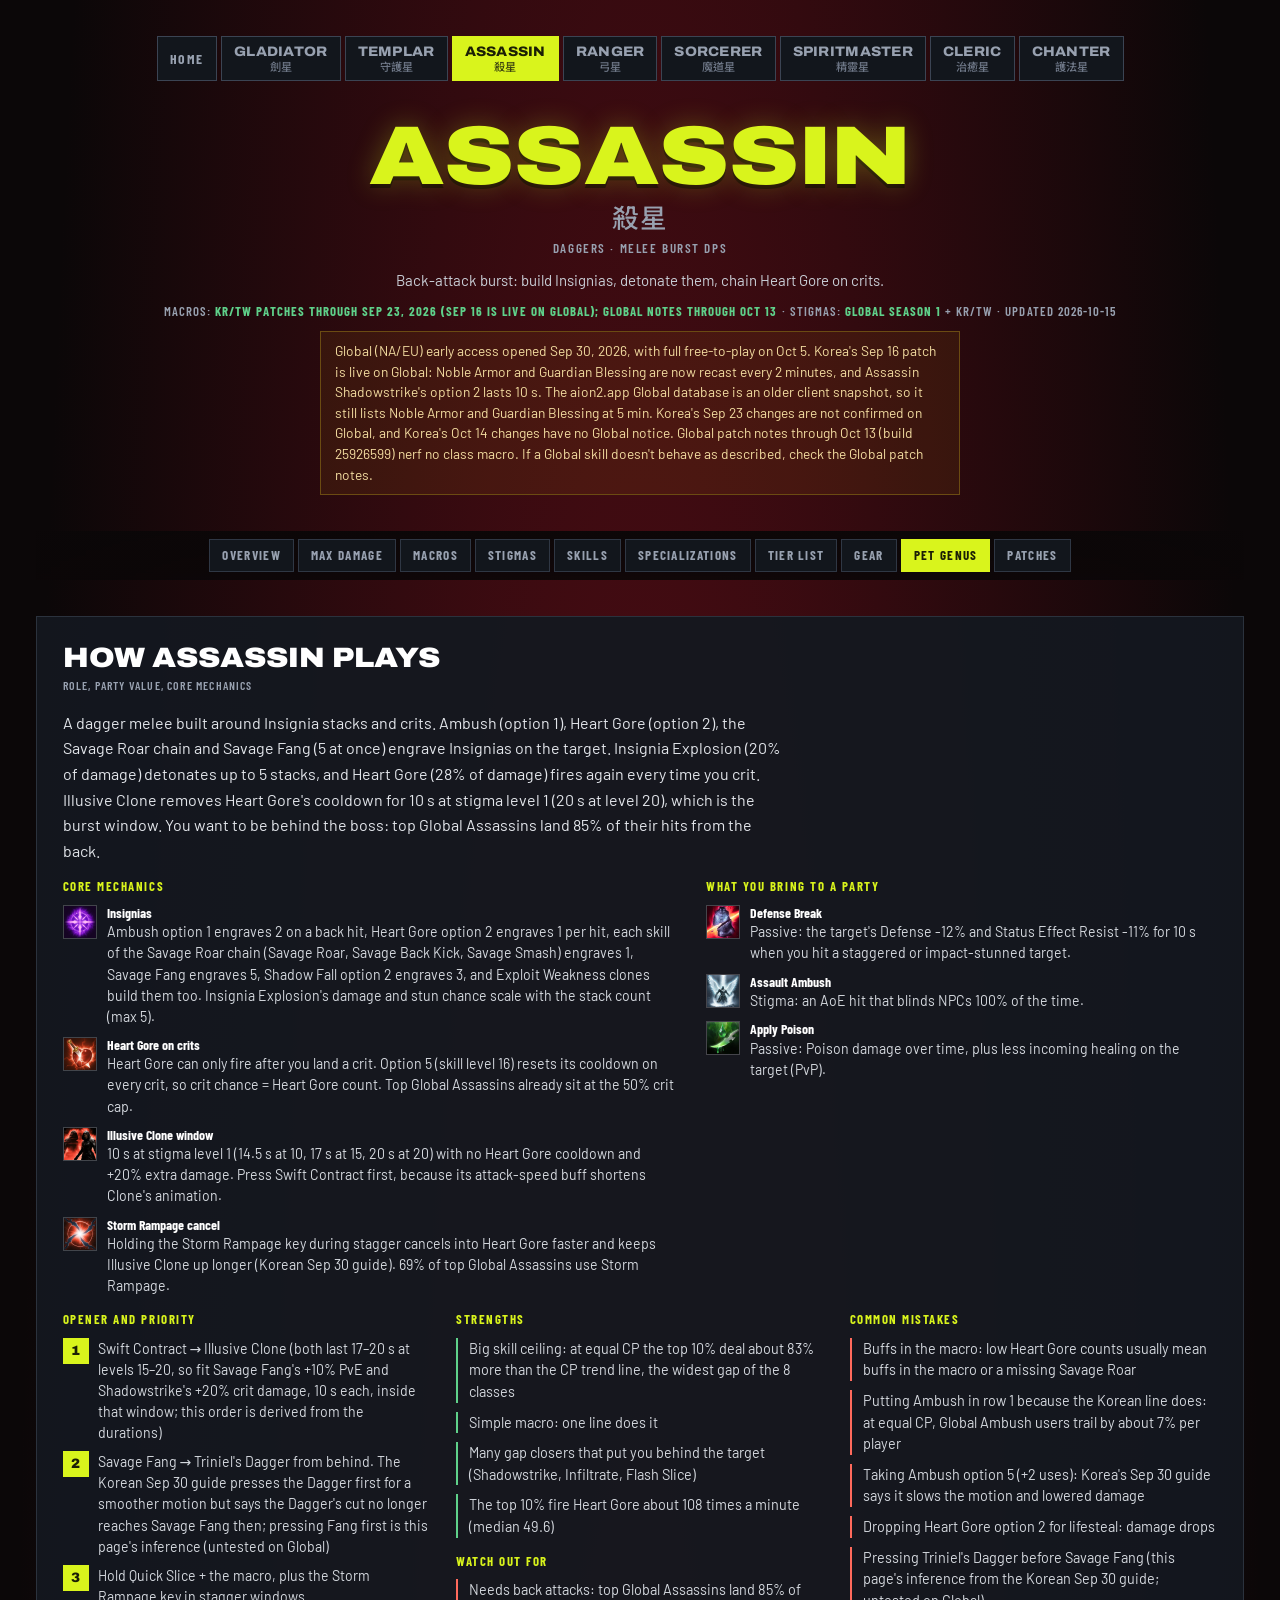
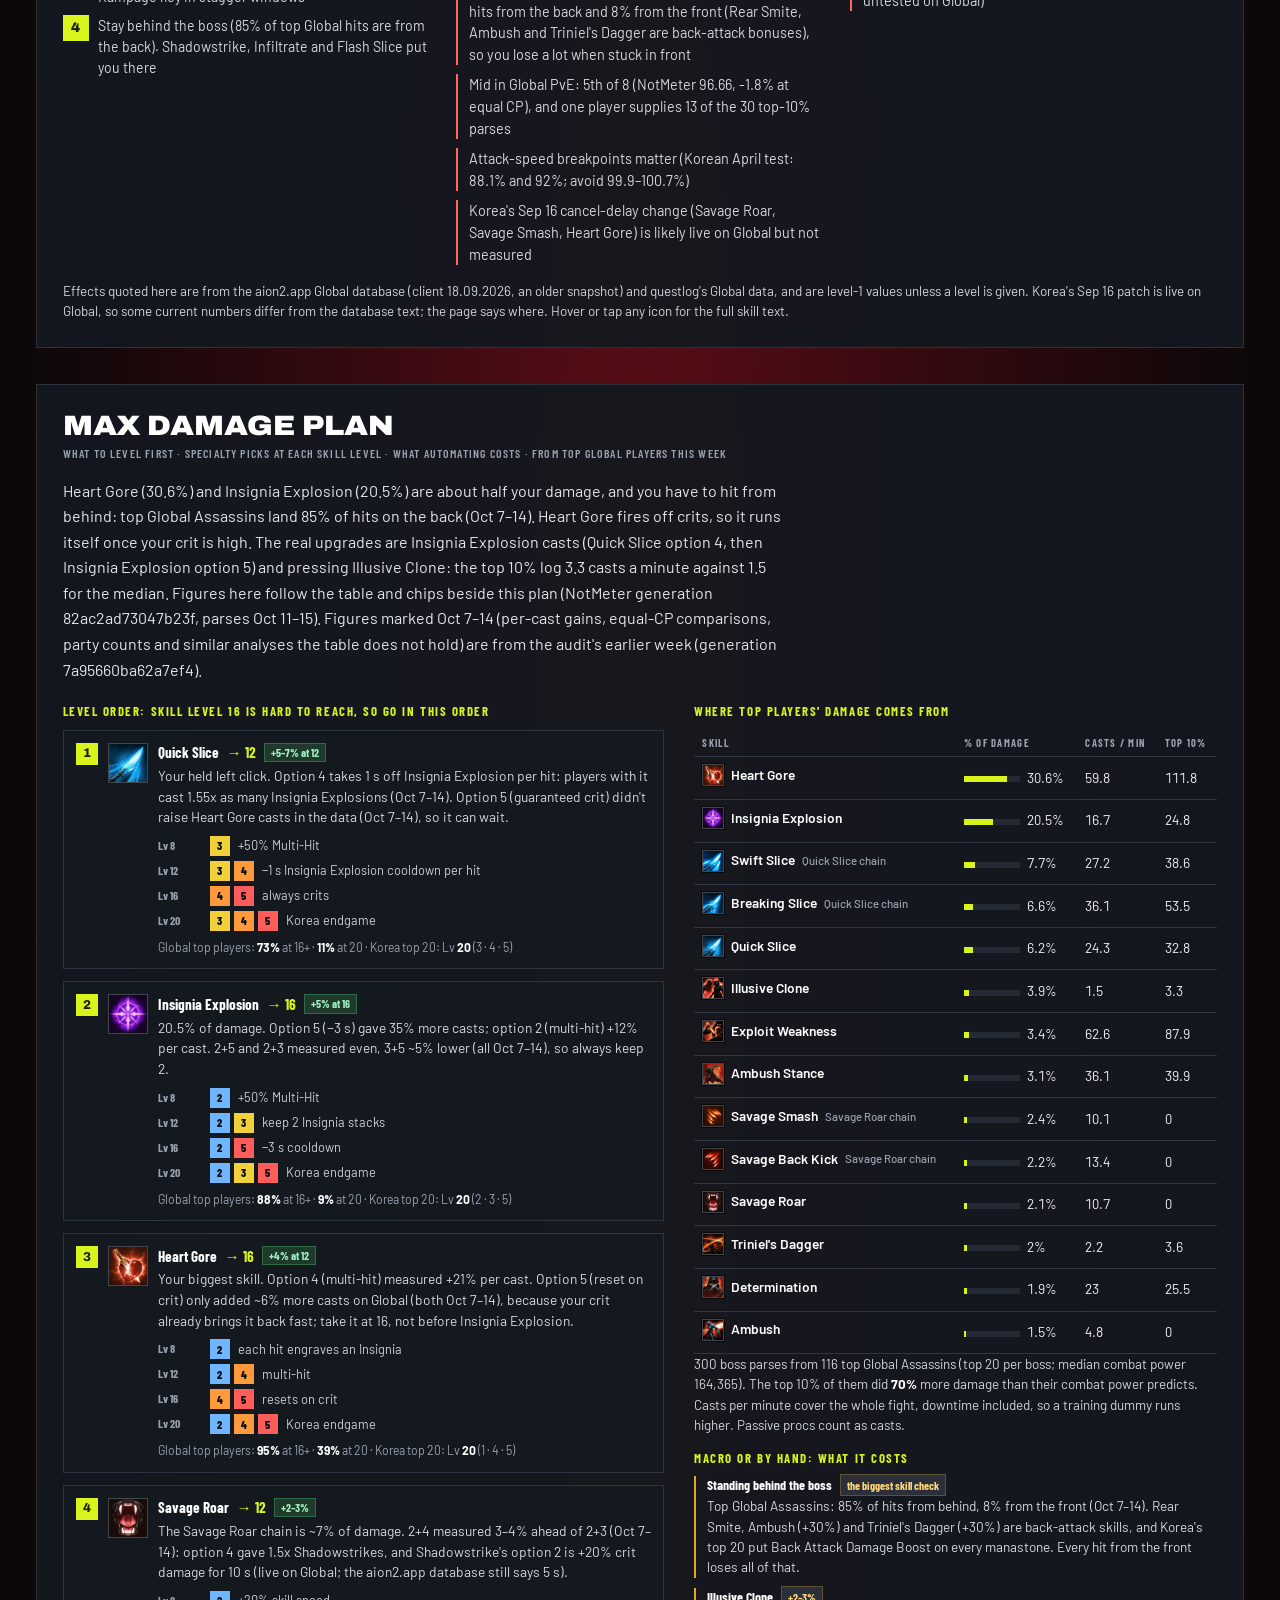
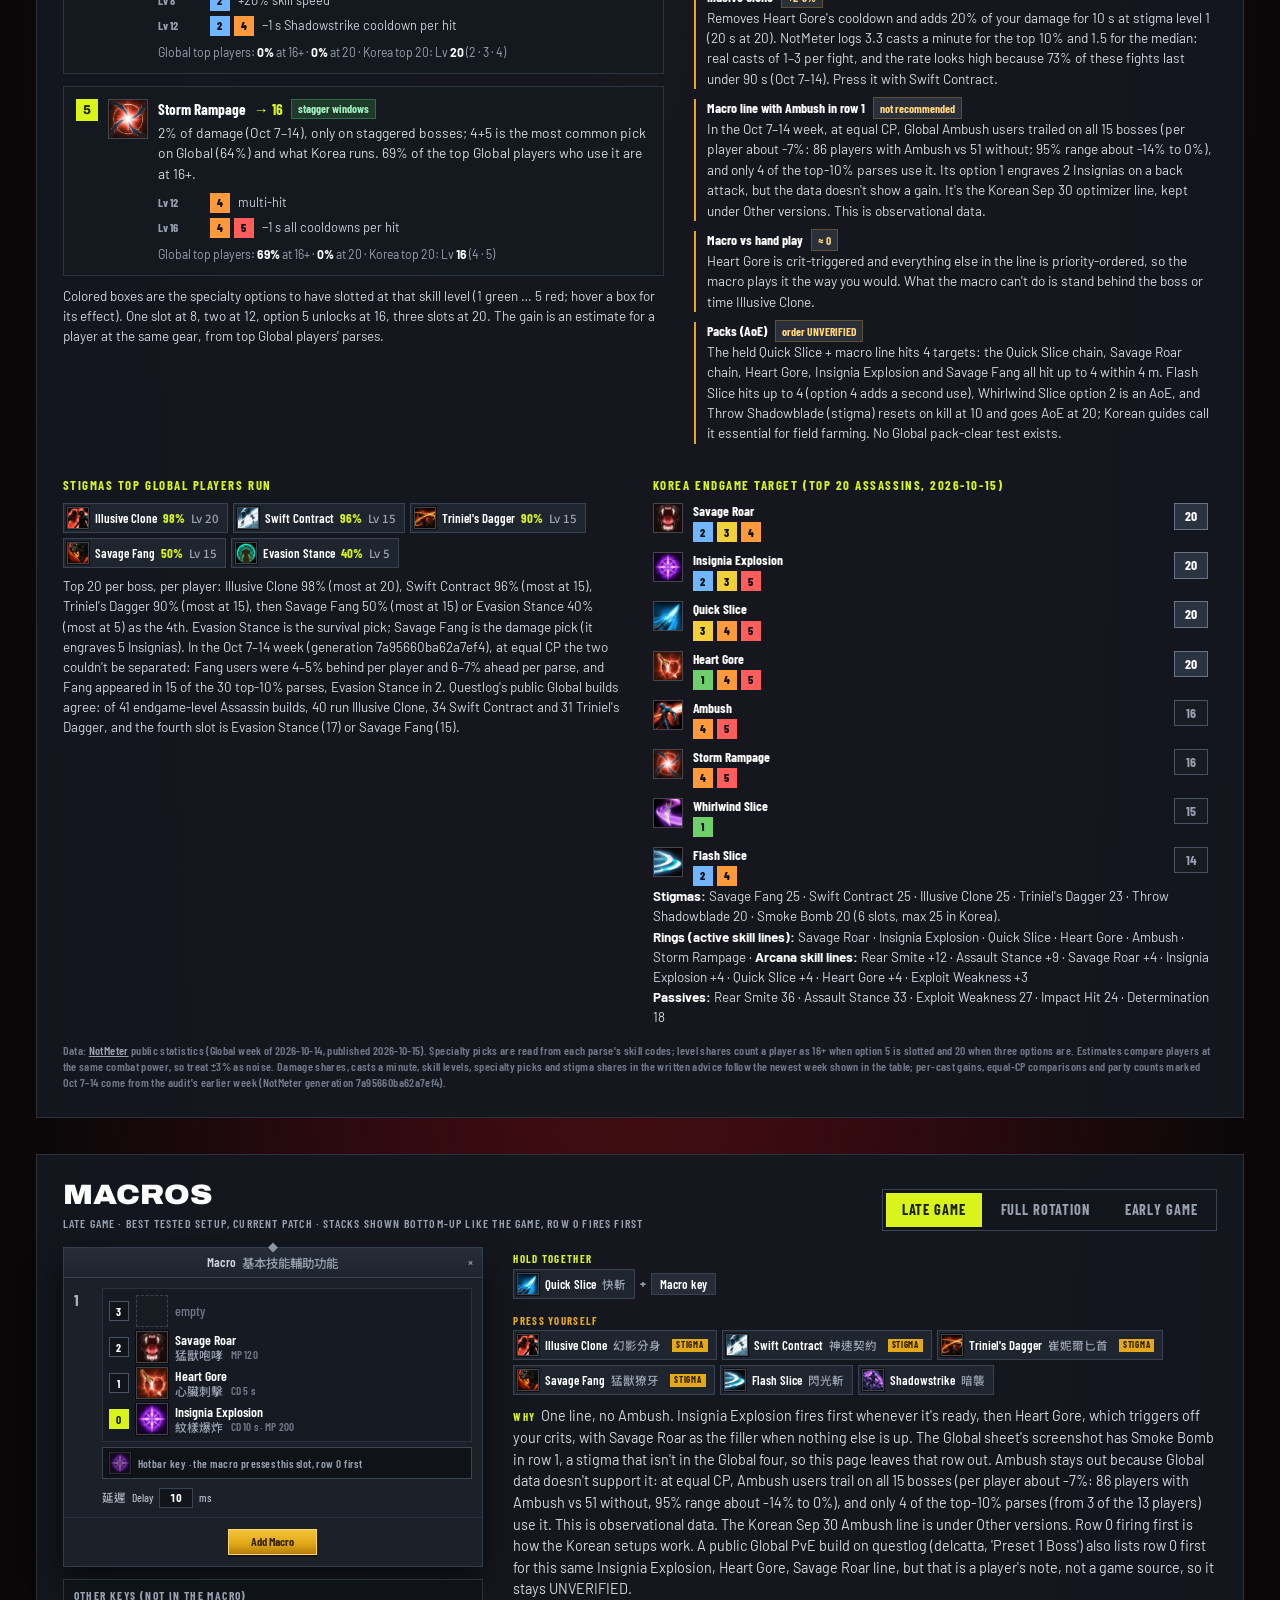
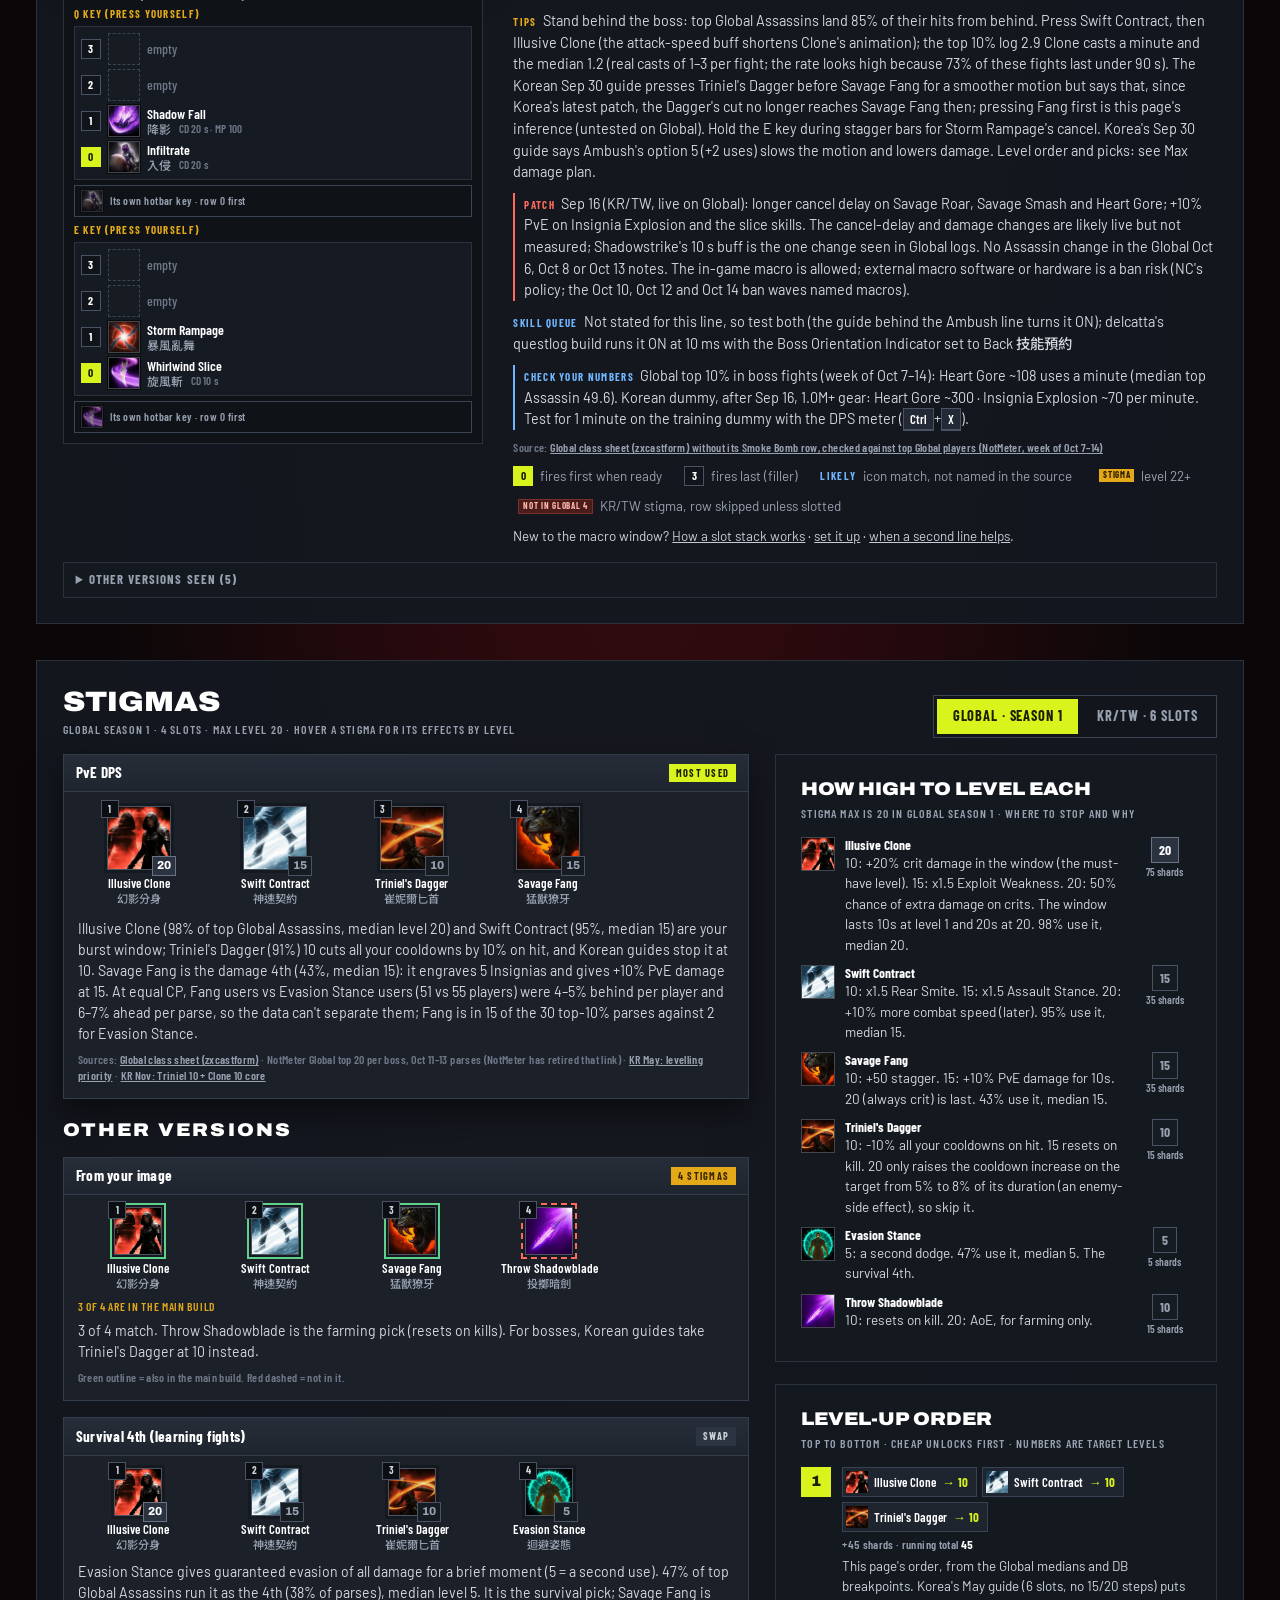
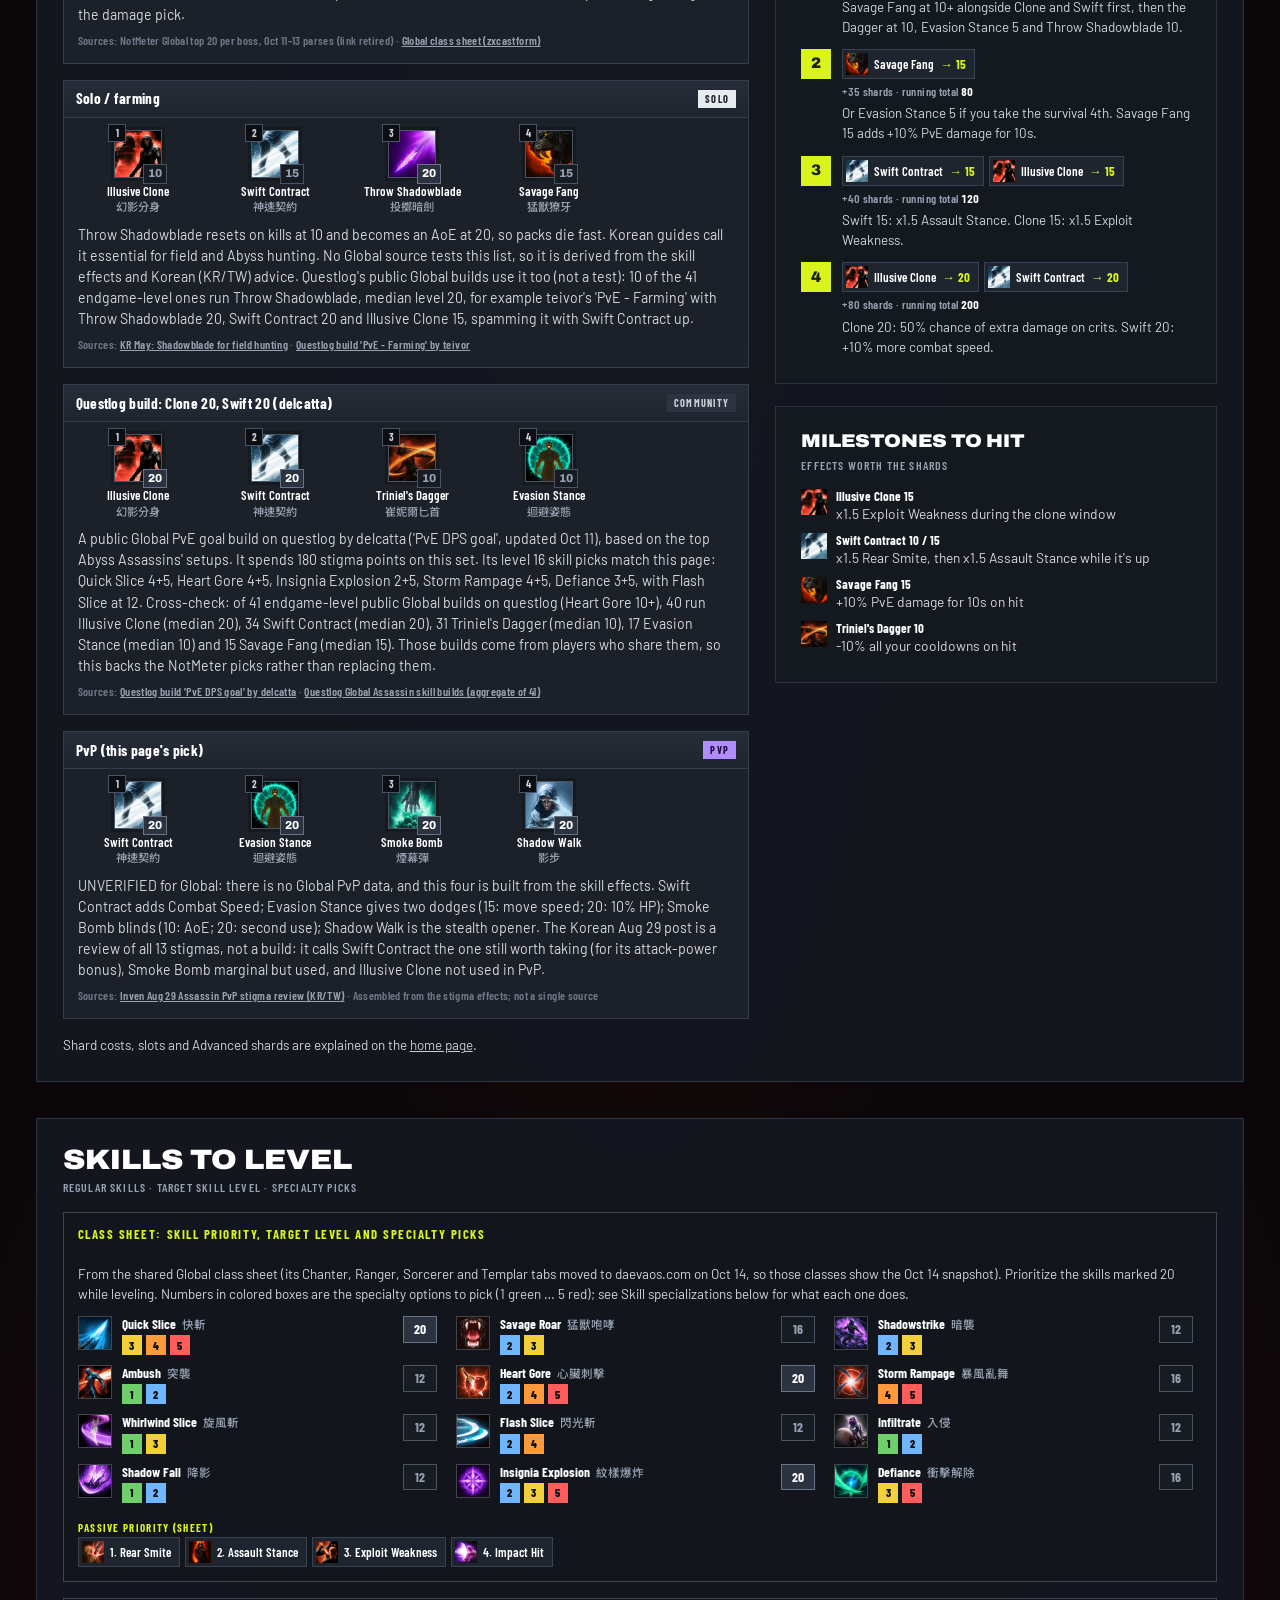
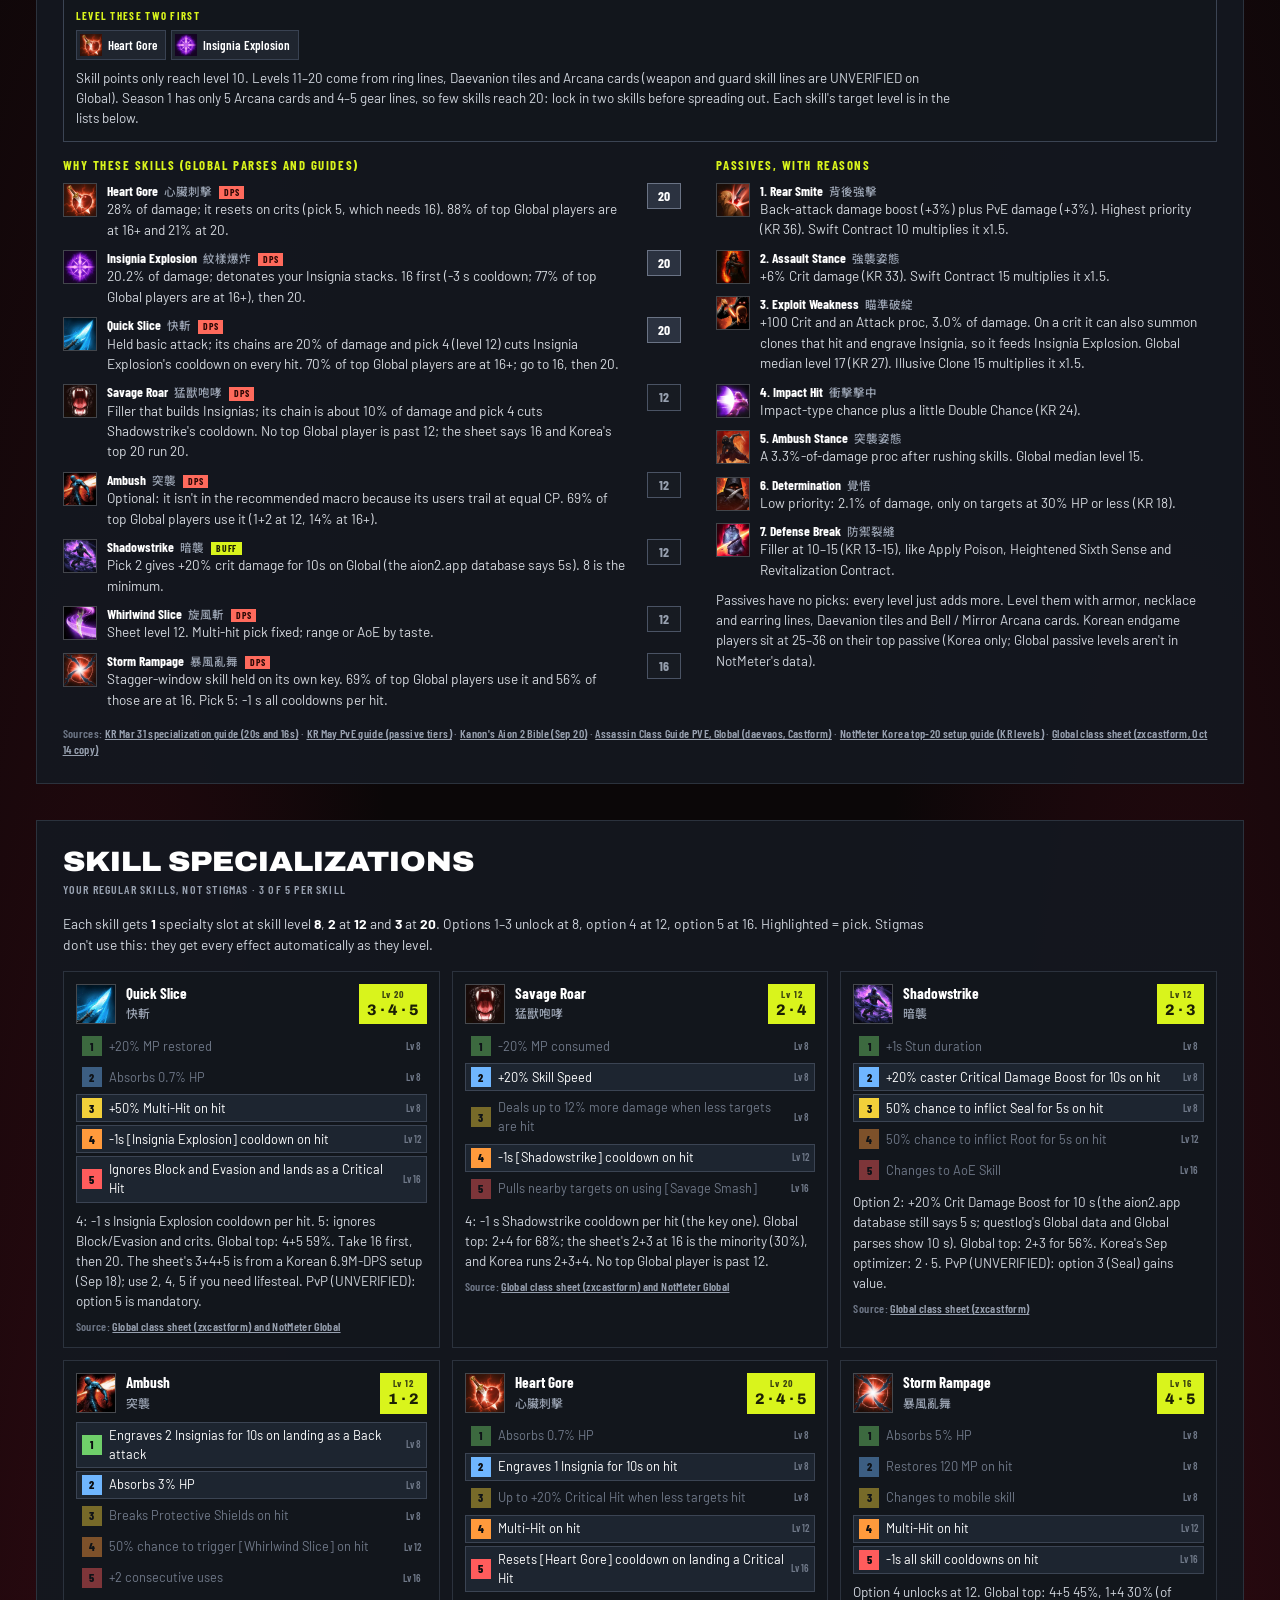
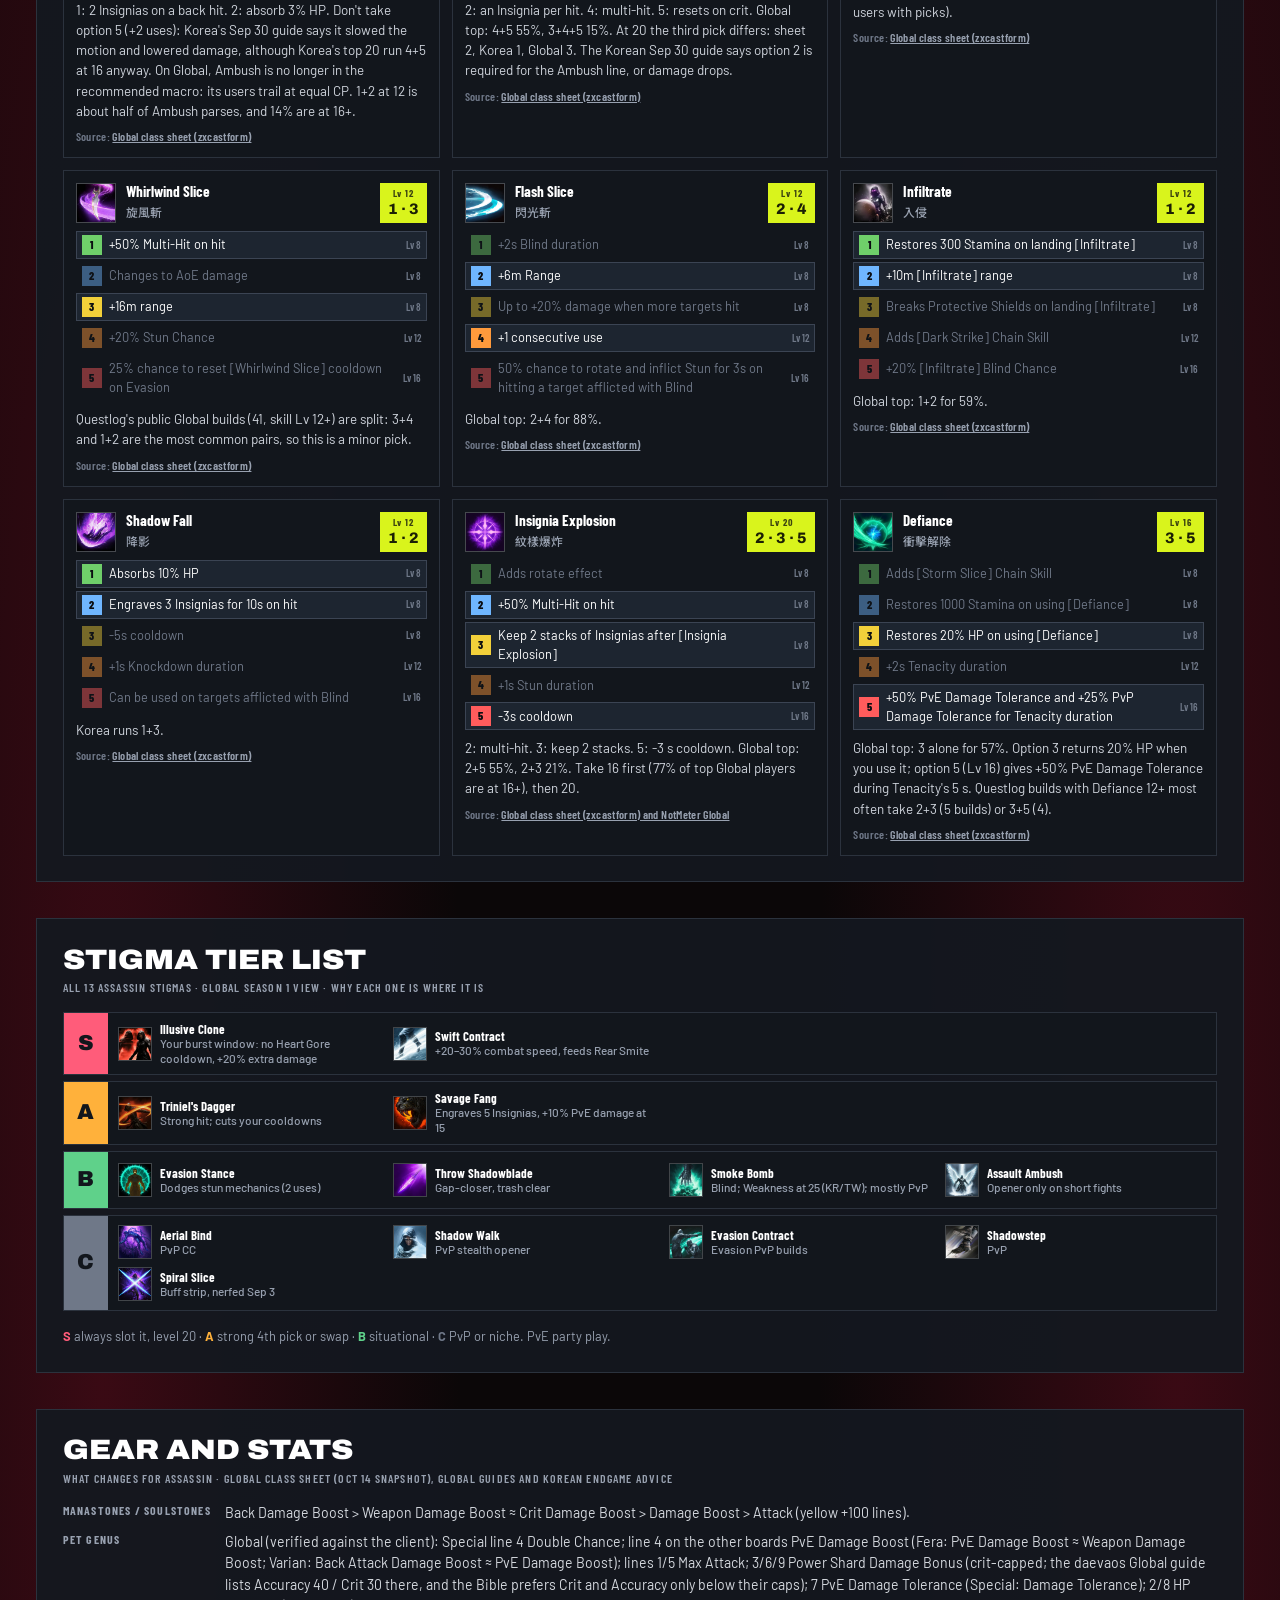
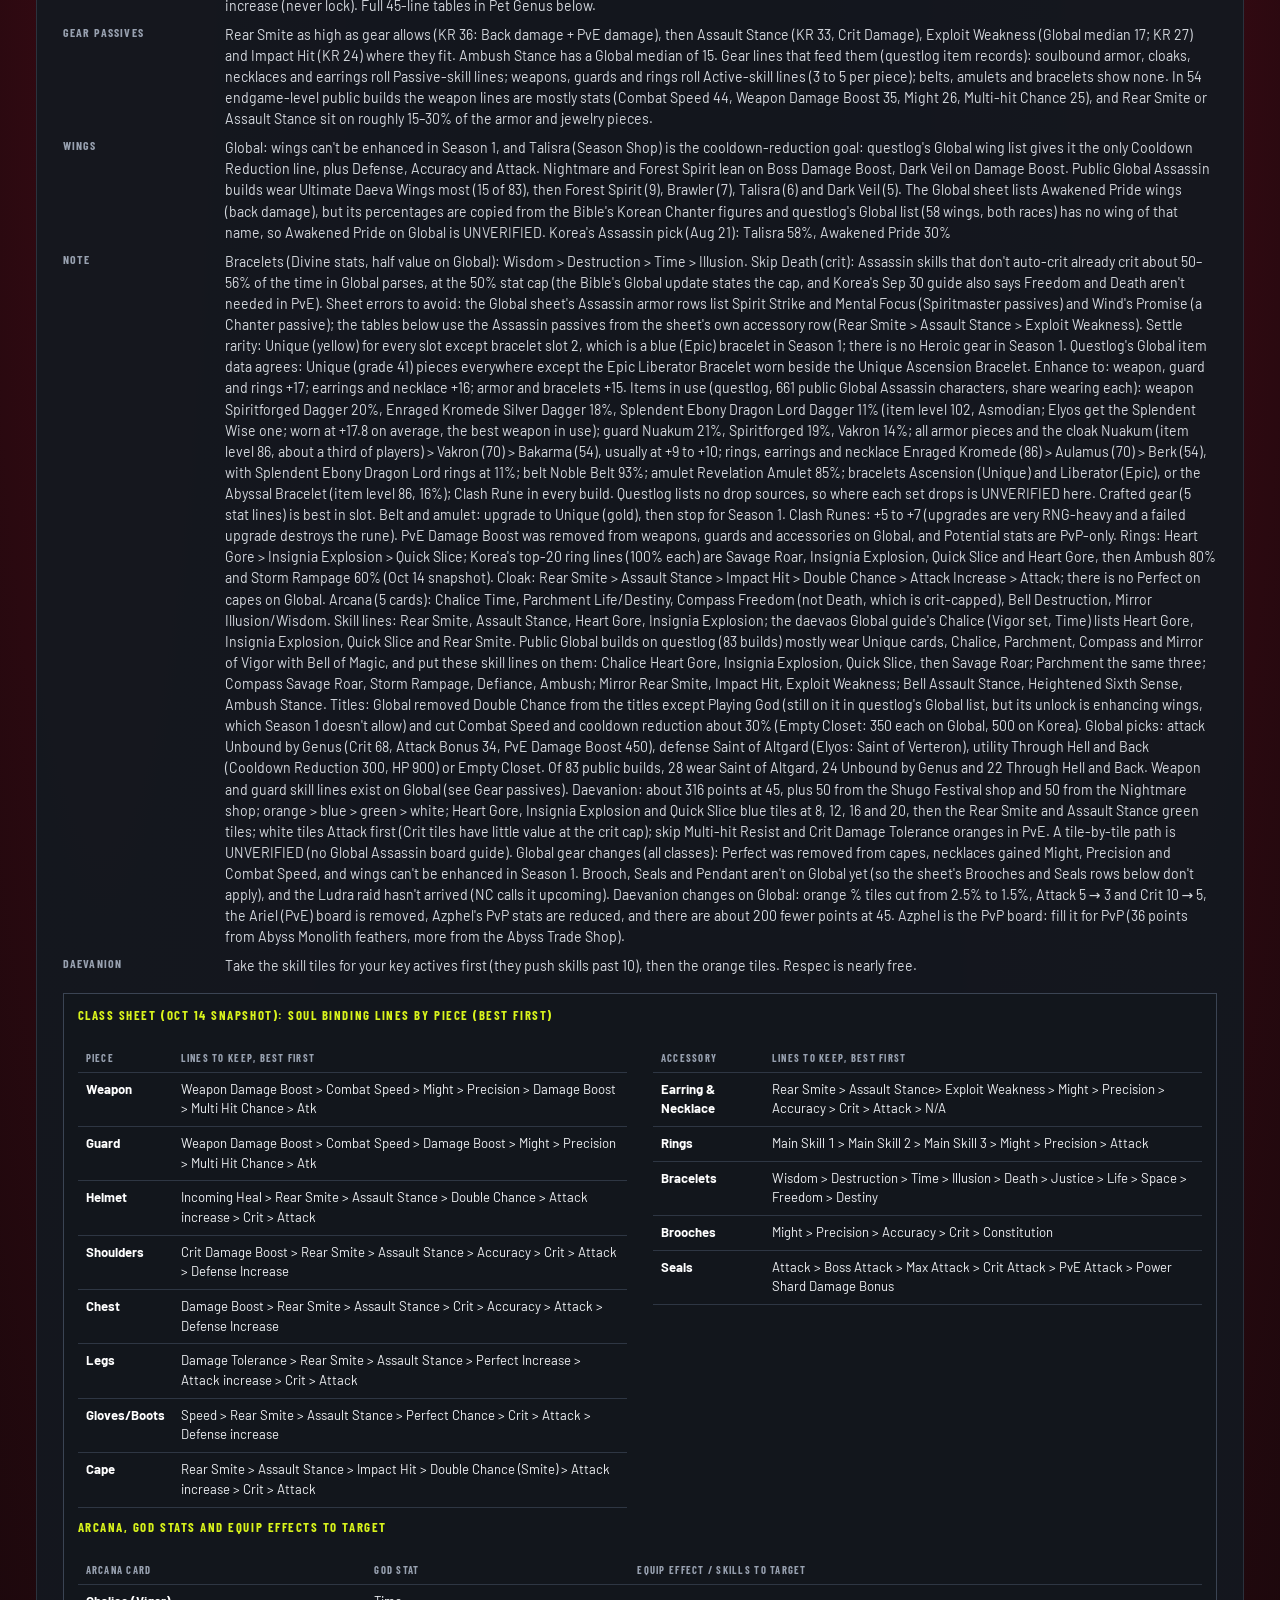
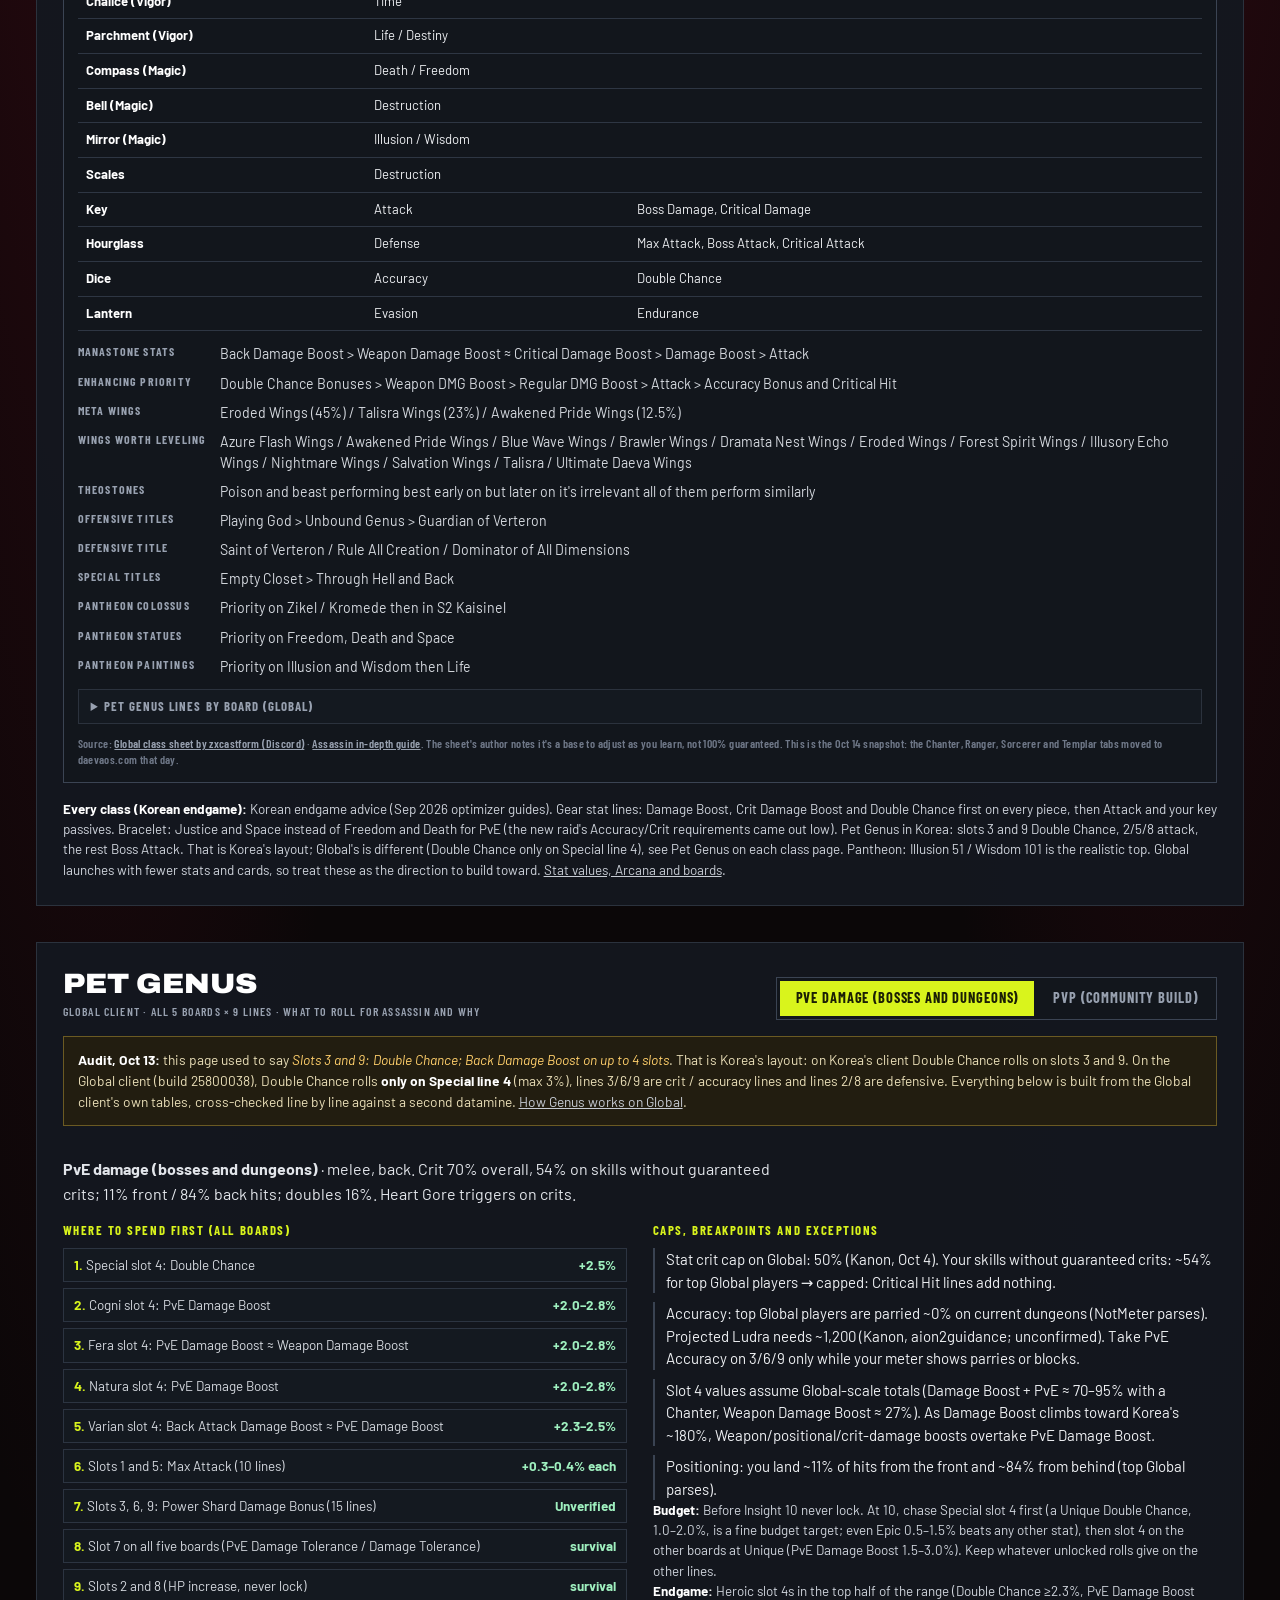
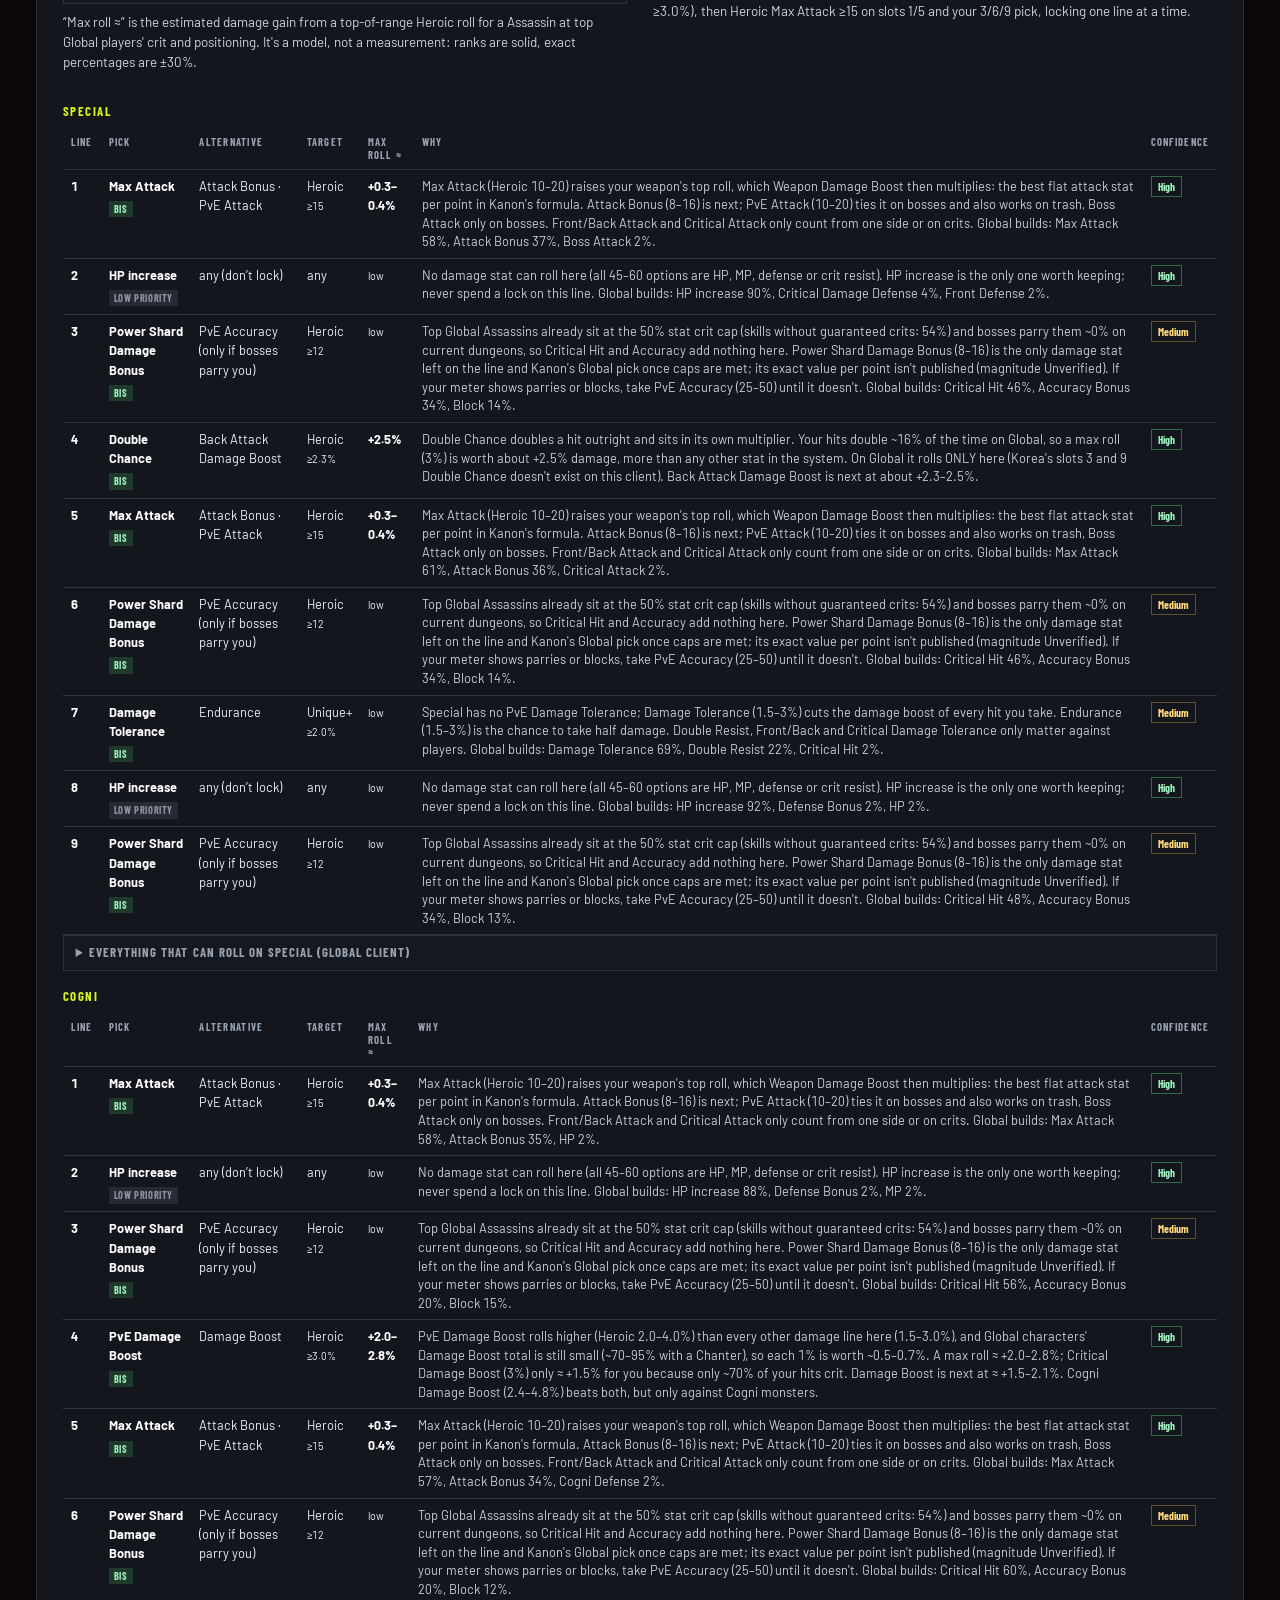
<file: assassin.html>
<!doctype html>
<html lang="en">
<head>
<meta charset="utf-8">
<meta name="viewport" content="width=device-width, initial-scale=1, viewport-fit=cover">
<title>Assassin · Aion 2 Class Guide</title>
<meta name="description" content="Aion 2 Assassin (殺星): Back-attack burst: build Insignias, detonate them, chain Heart Gore on crits. Macros, Global Season 1 stigmas, skill levels, specializations, gear and patches.">
<link rel="preconnect" href="https://fonts.googleapis.com">
<link rel="preconnect" href="https://fonts.gstatic.com" crossorigin>
<link rel="stylesheet" href="https://fonts.googleapis.com/css2?family=Archivo:wdth,wght@62..125,500..900&family=Barlow:wght@400;500;600;700&family=Barlow+Condensed:wght@500;600;700&family=Noto+Sans+TC:wght@500;700&display=swap">
<link rel="stylesheet" href="site.css">
</head>
<body data-class="assassin" data-mode="gl">
<div class="wrap">
<nav class="sitenav" aria-label="Classes">
  <a class="home" href="index.html">Home</a>
  <a href="gladiator.html">Gladiator<small>劍星</small></a>
  <a href="templar.html">Templar<small>守護星</small></a>
  <a href="assassin.html" aria-current="page">Assassin<small>殺星</small></a>
  <a href="ranger.html">Ranger<small>弓星</small></a>
  <a href="sorcerer.html">Sorcerer<small>魔道星</small></a>
  <a href="spiritmaster.html">Spiritmaster<small>精靈星</small></a>
  <a href="cleric.html">Cleric<small>治癒星</small></a>
  <a href="chanter.html">Chanter<small>護法星</small></a>
</nav>

<header>
  <h1 id="h1">Assassin<span class="tc">殺星</span></h1>
  <div class="role" id="role">Daggers · melee burst DPS</div>
  <p class="sub" id="glance">Back-attack burst: build Insignias, detonate them, chain Heart Gore on crits.</p>
  <div class="stamp" id="stamp"></div>
  <p class="notice" id="notice" hidden></p>
</header>

<nav class="secnav" id="secnav" aria-label="On this page">
  <a href="#overview">Overview</a>
  <a href="#plan">Max damage</a>
  <a href="#macros">Macros</a>
  <a href="#stigmas">Stigmas</a>
  <a href="#skills">Skills</a>
  <a href="#specs">Specializations</a>
  <a href="#tiers">Tier list</a>
  <a href="#gear">Gear</a>
  <a href="#genus">Pet Genus</a>
  <a href="#patches">Patches</a>
</nav>

<main id="view" style="display:grid;gap:clamp(22px,3vw,36px)"><p class="loading">Loading Assassin…</p></main>

<footer>
  <p><b style="color:#fff">How this was checked.</b> Macros come from the newest Korean Inven class guides and the replies under them, checked against Taiwanese guides and in-game screenshots (rows marked “likely” were matched by icon). Global Season 1 stigma builds use what Korean players ran in their own 4-slot, level-20 season, updated for the Global client's balance. The Max damage plan reads top Global players' boss parses and Korea's top-20 builds from NotMeter's public statistics. Skill names, icons, cooldowns and effects come from the aion2.app game-client database (Global). Every card links its source. Skill icons and names © NC; this is a fan-made reference.</p>
  <p><a href="index.html">← All classes and the basics</a></p>
</footer>
</div>
<script src="class.js" charset="utf-8"></script>
</body>
</html>
</file>
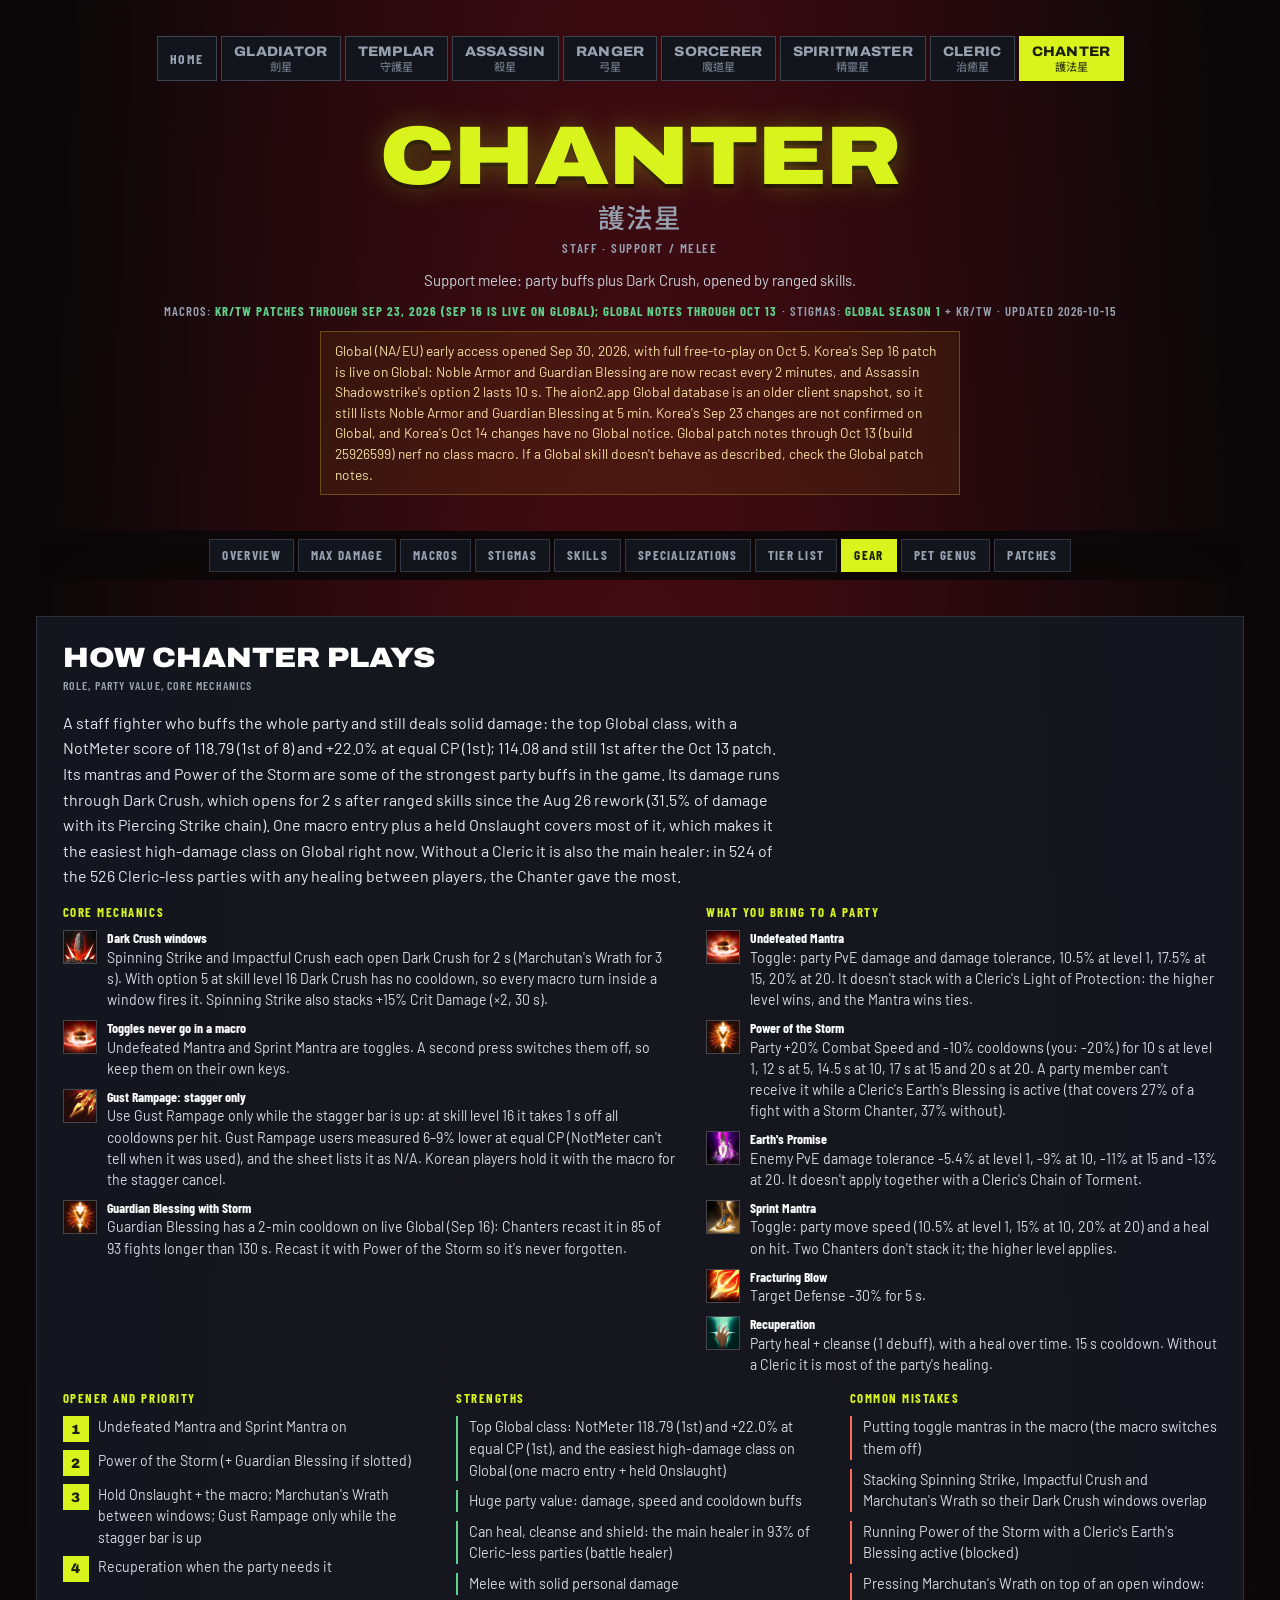
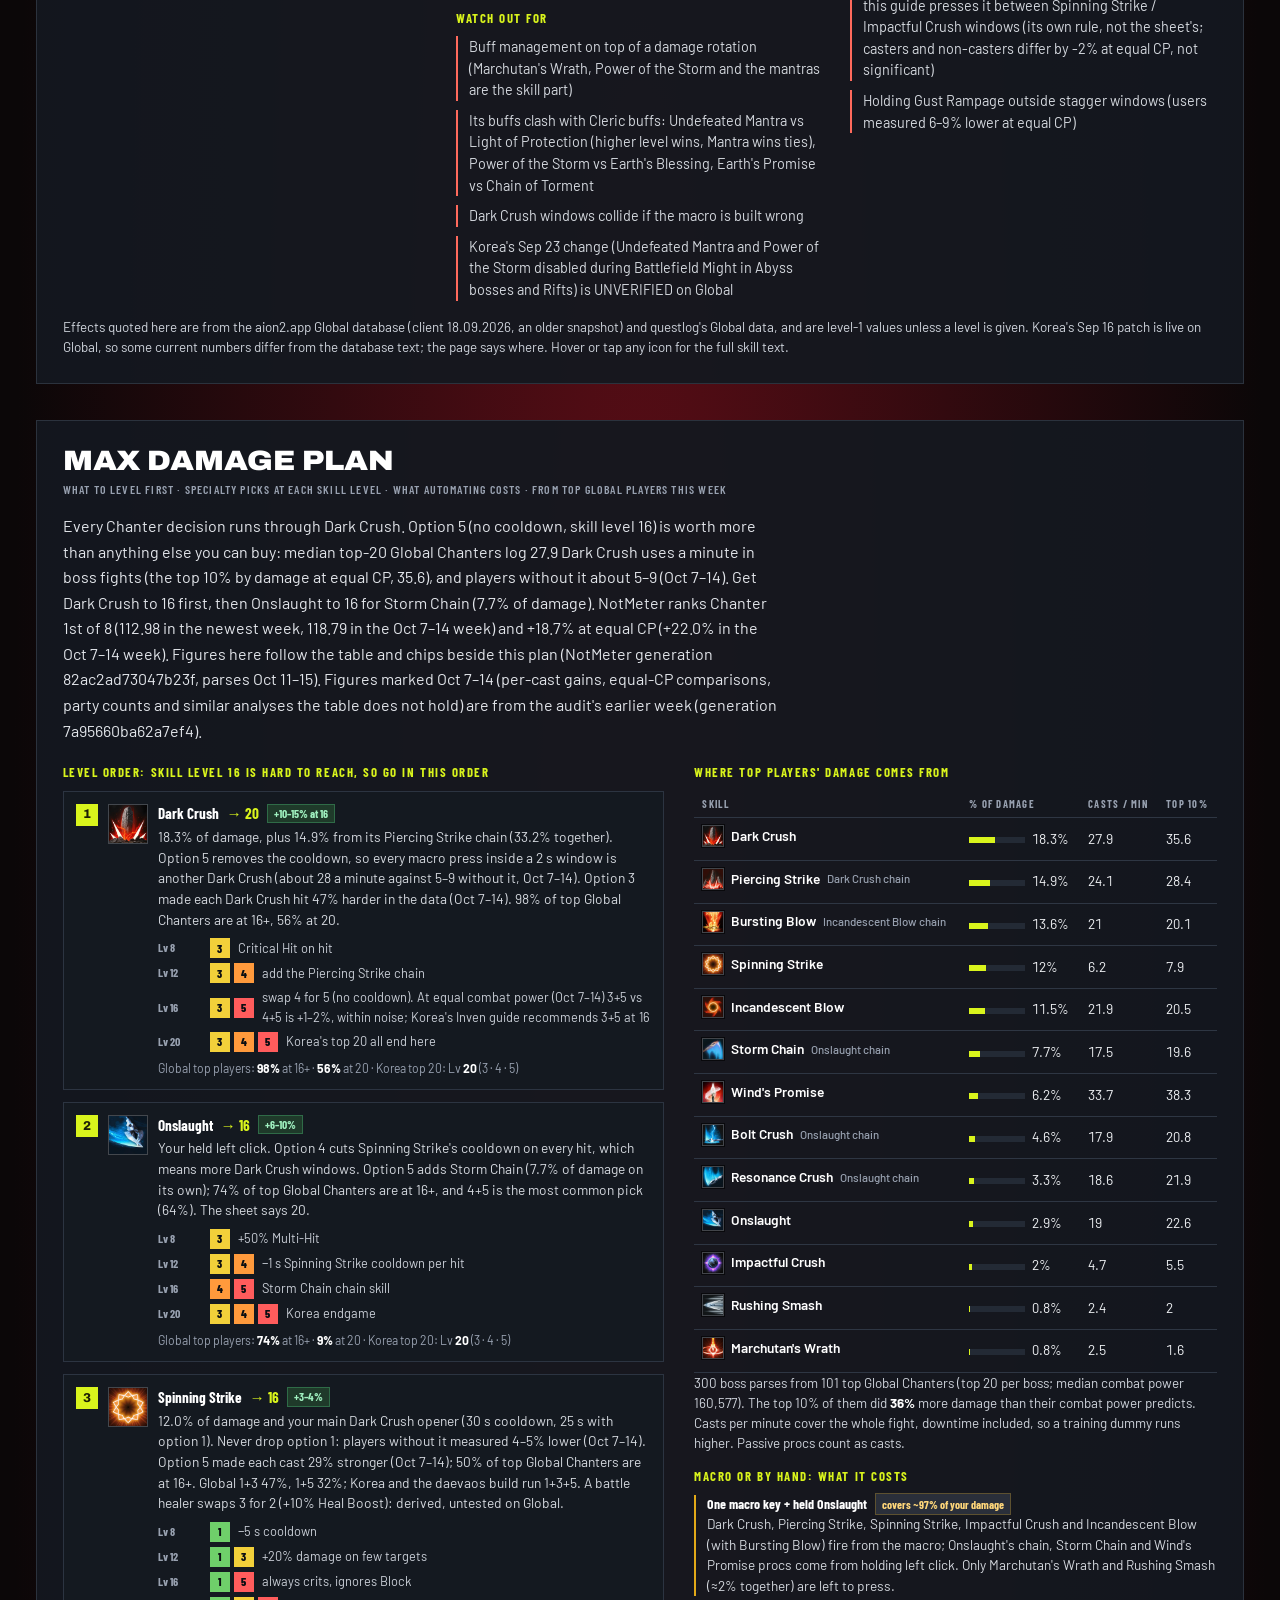
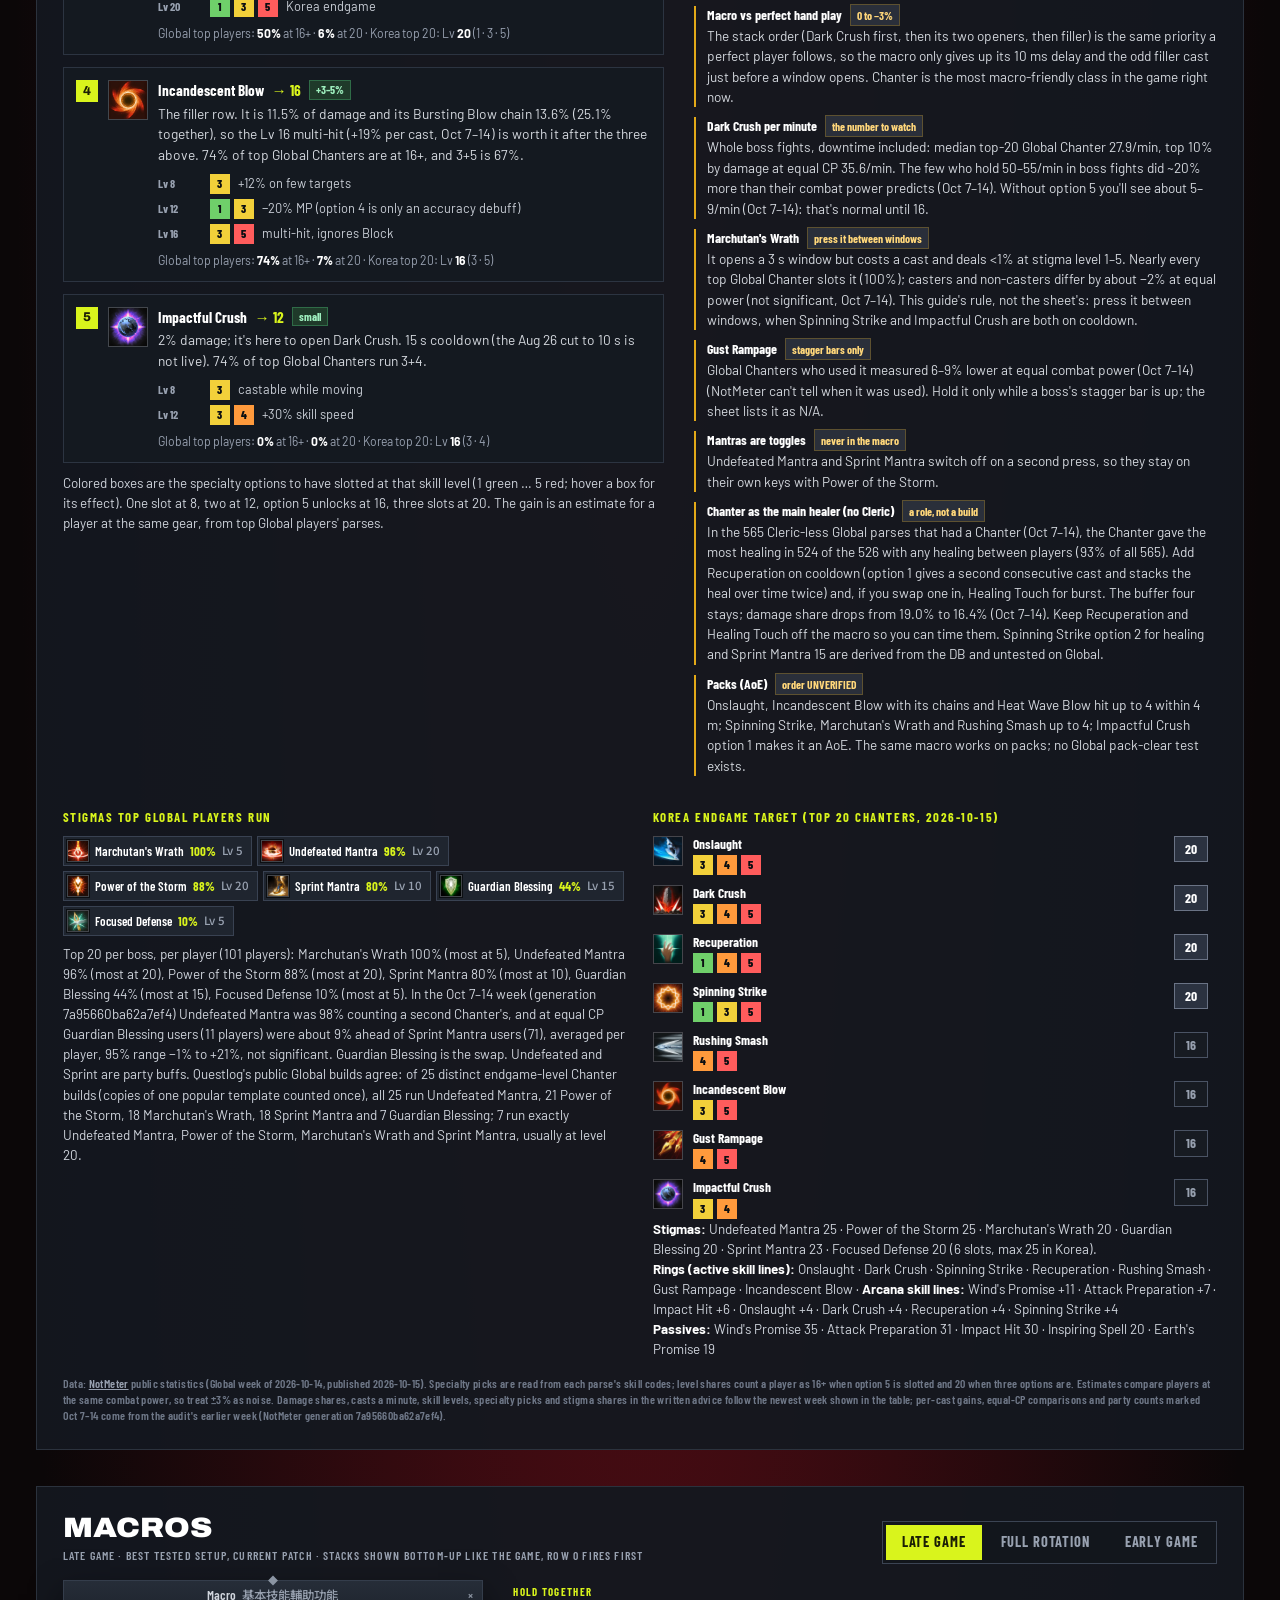
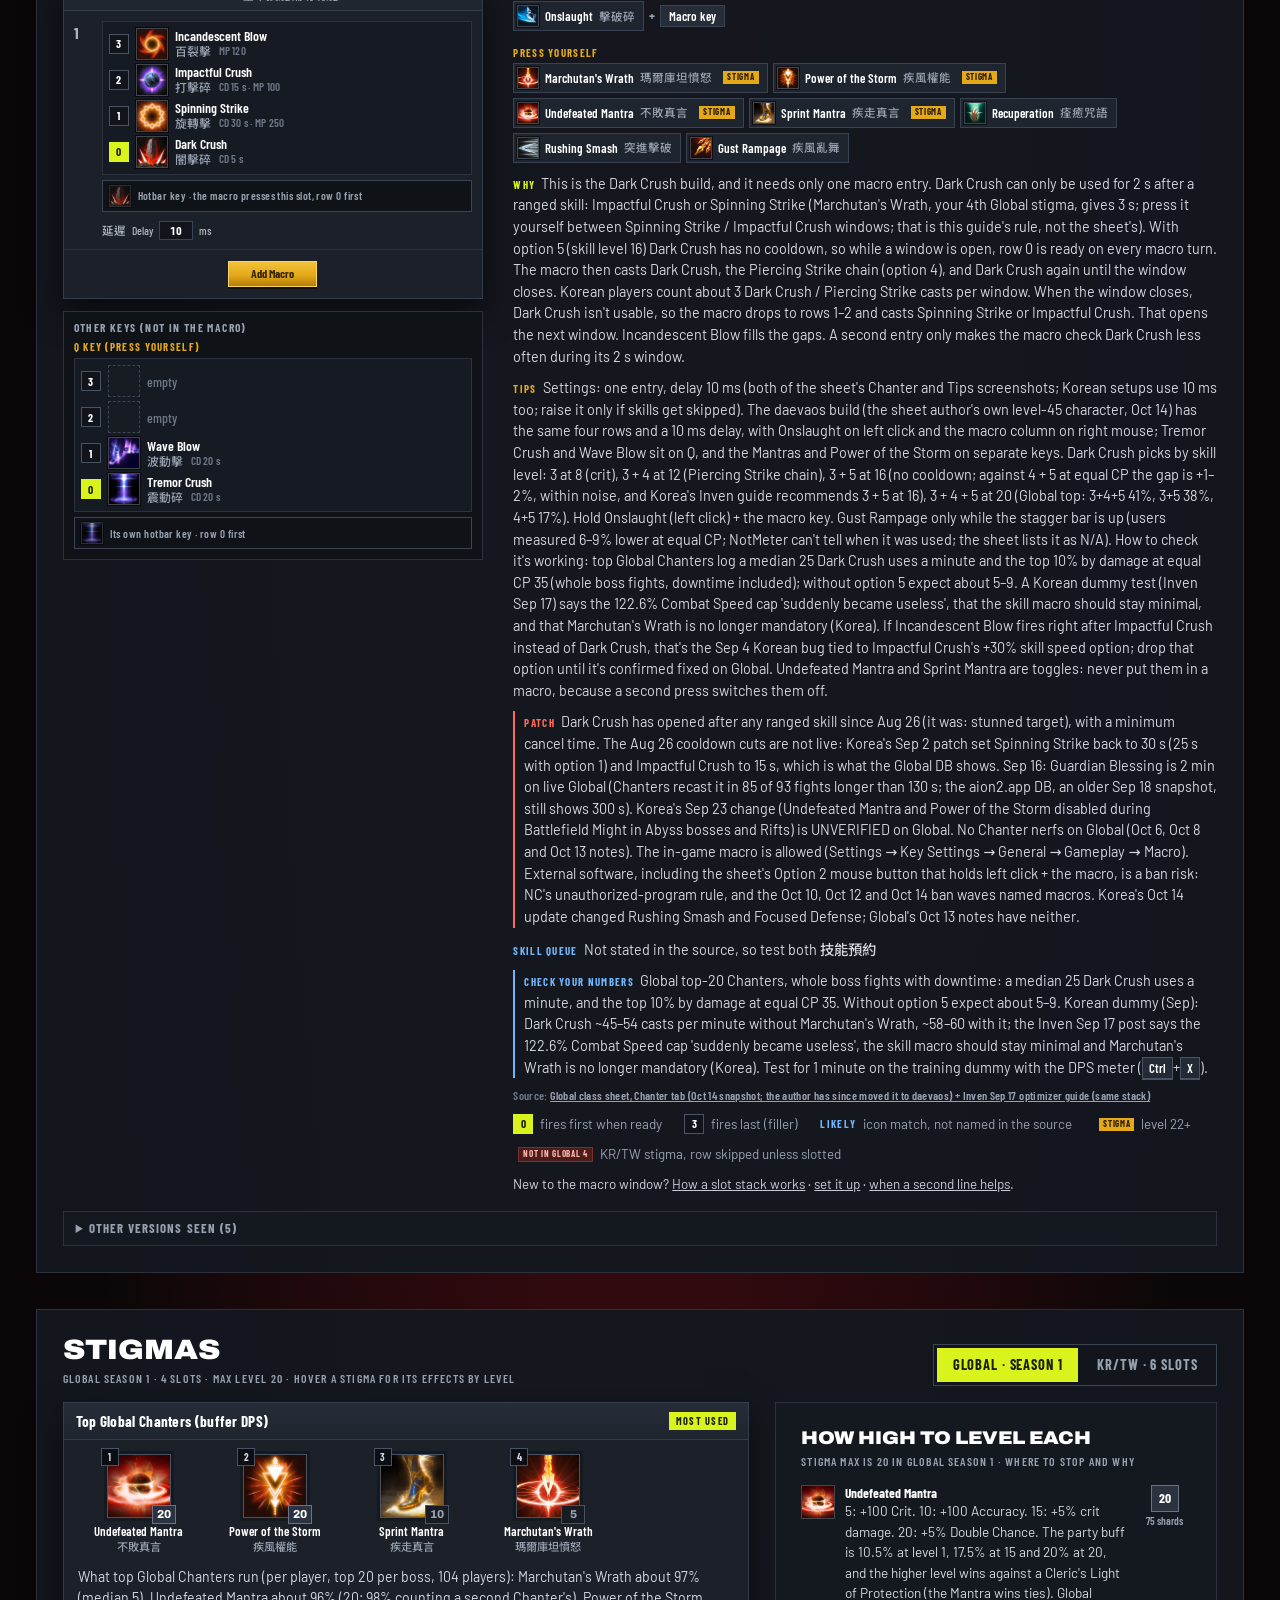
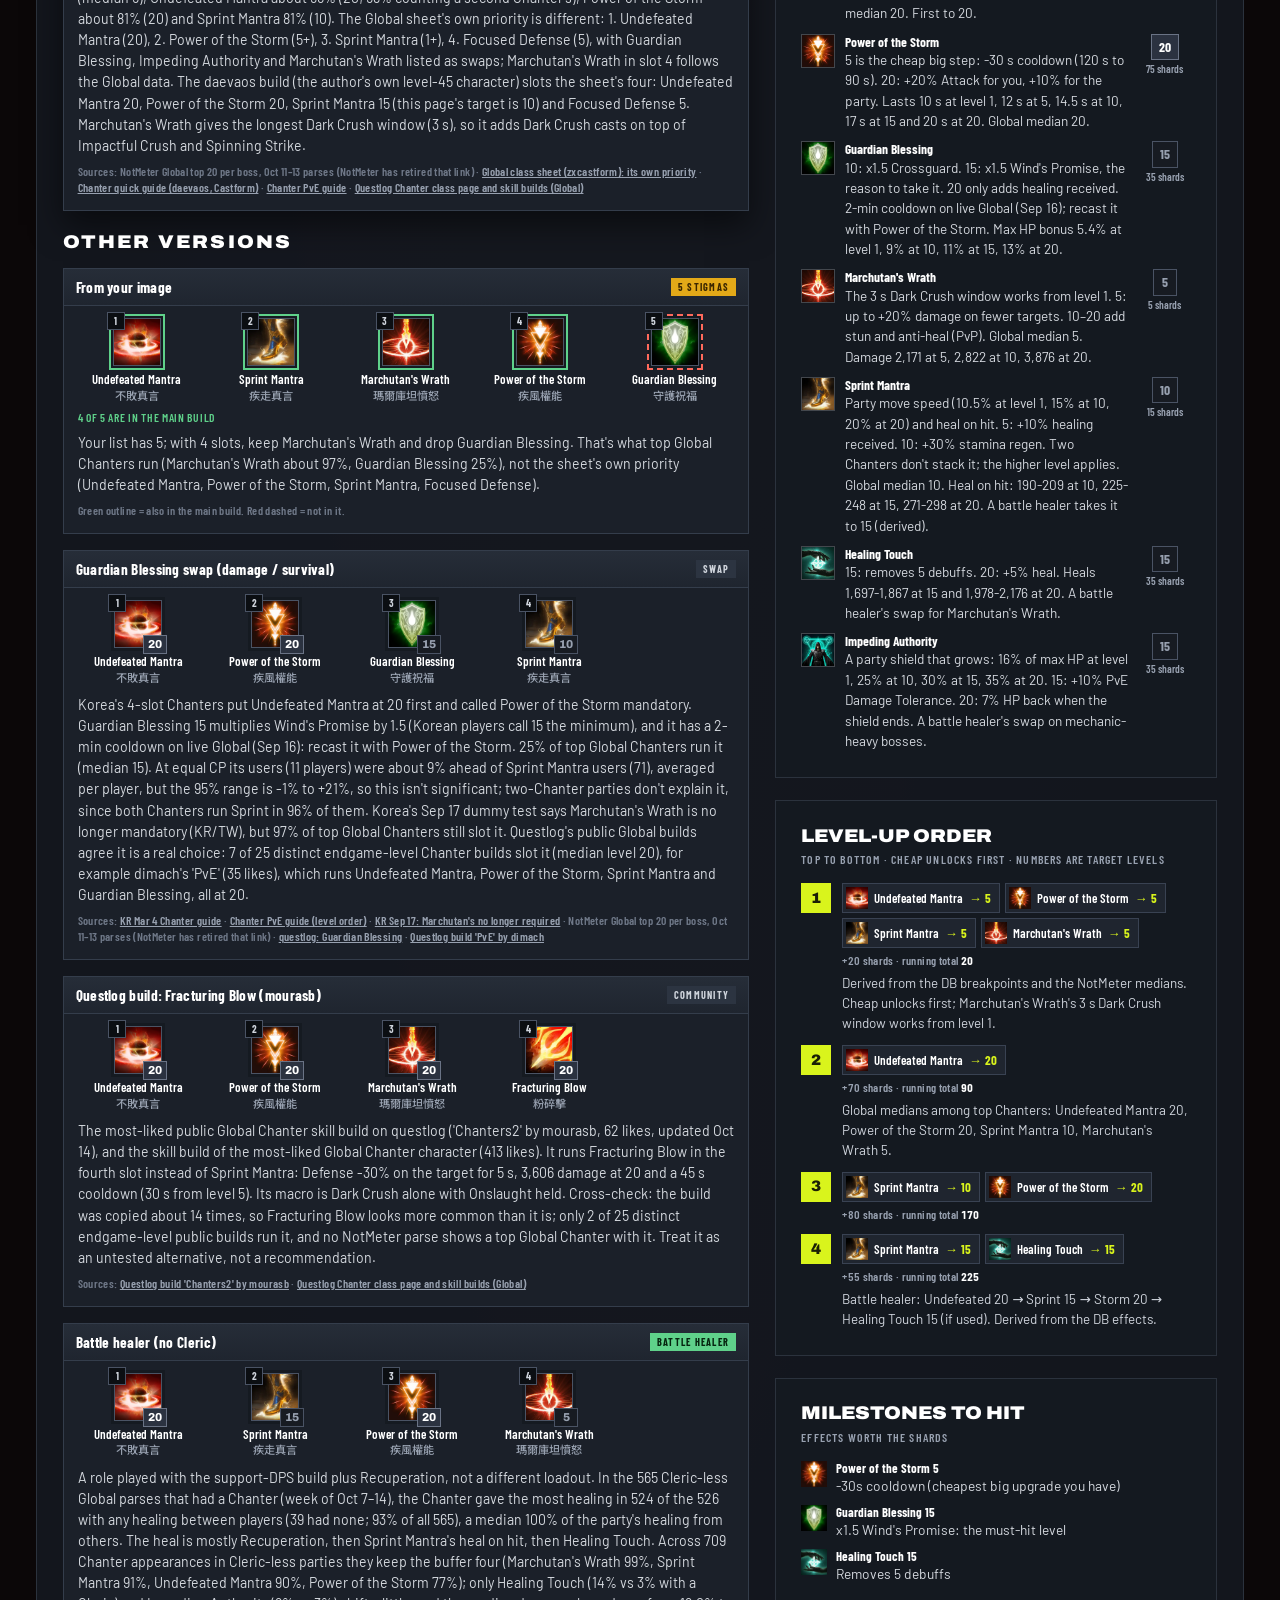
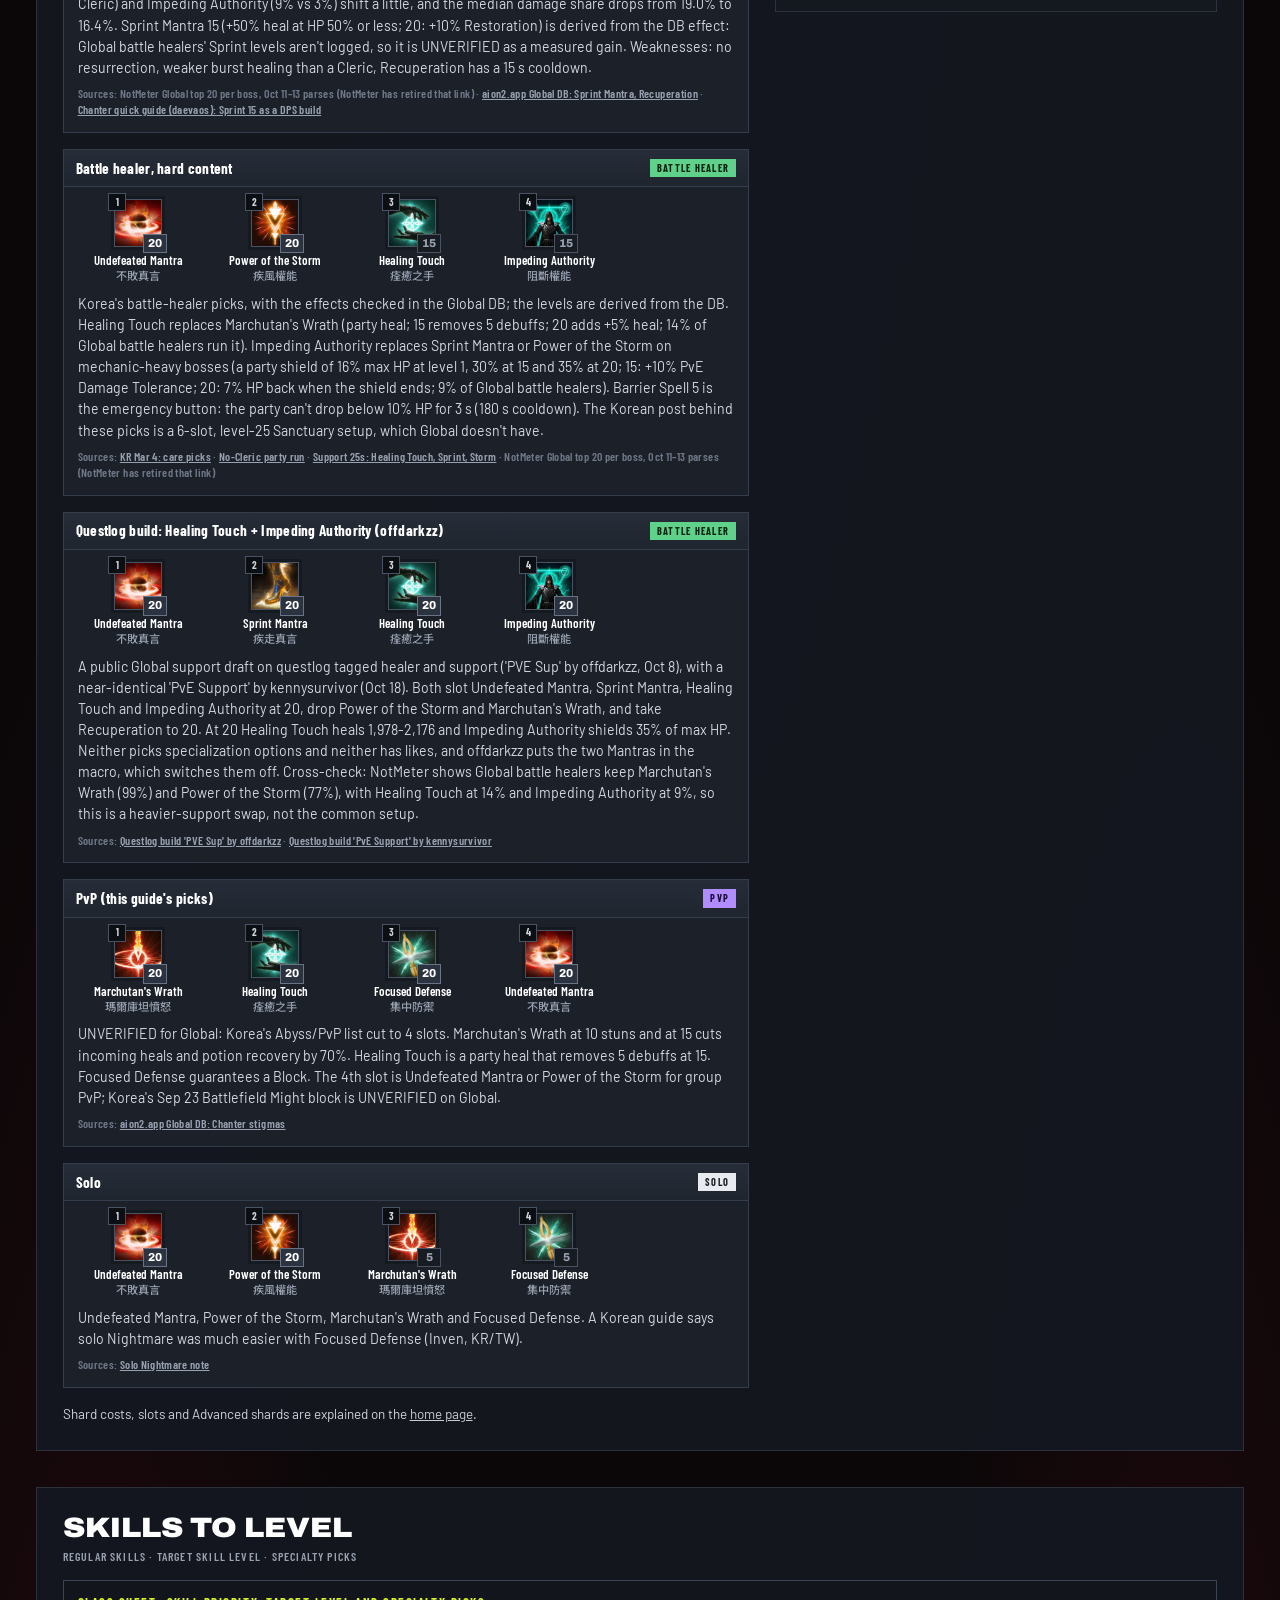
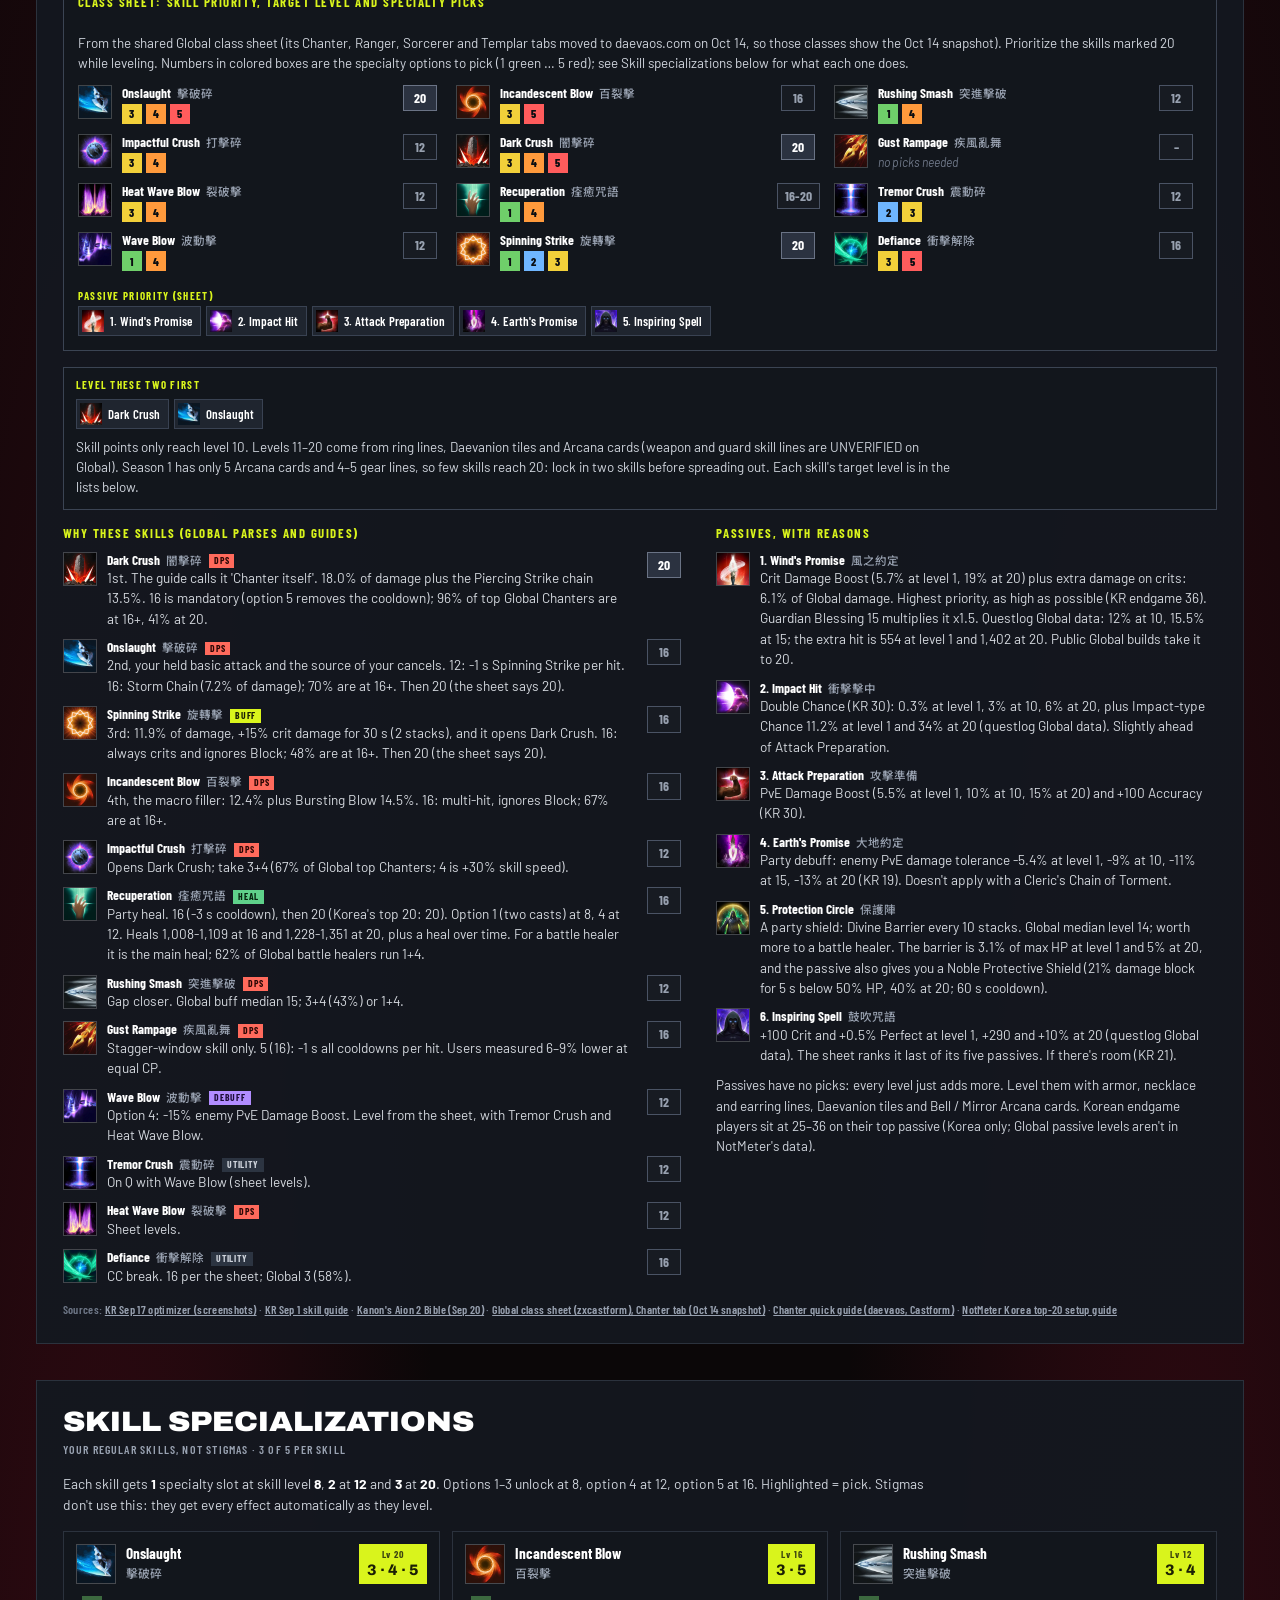
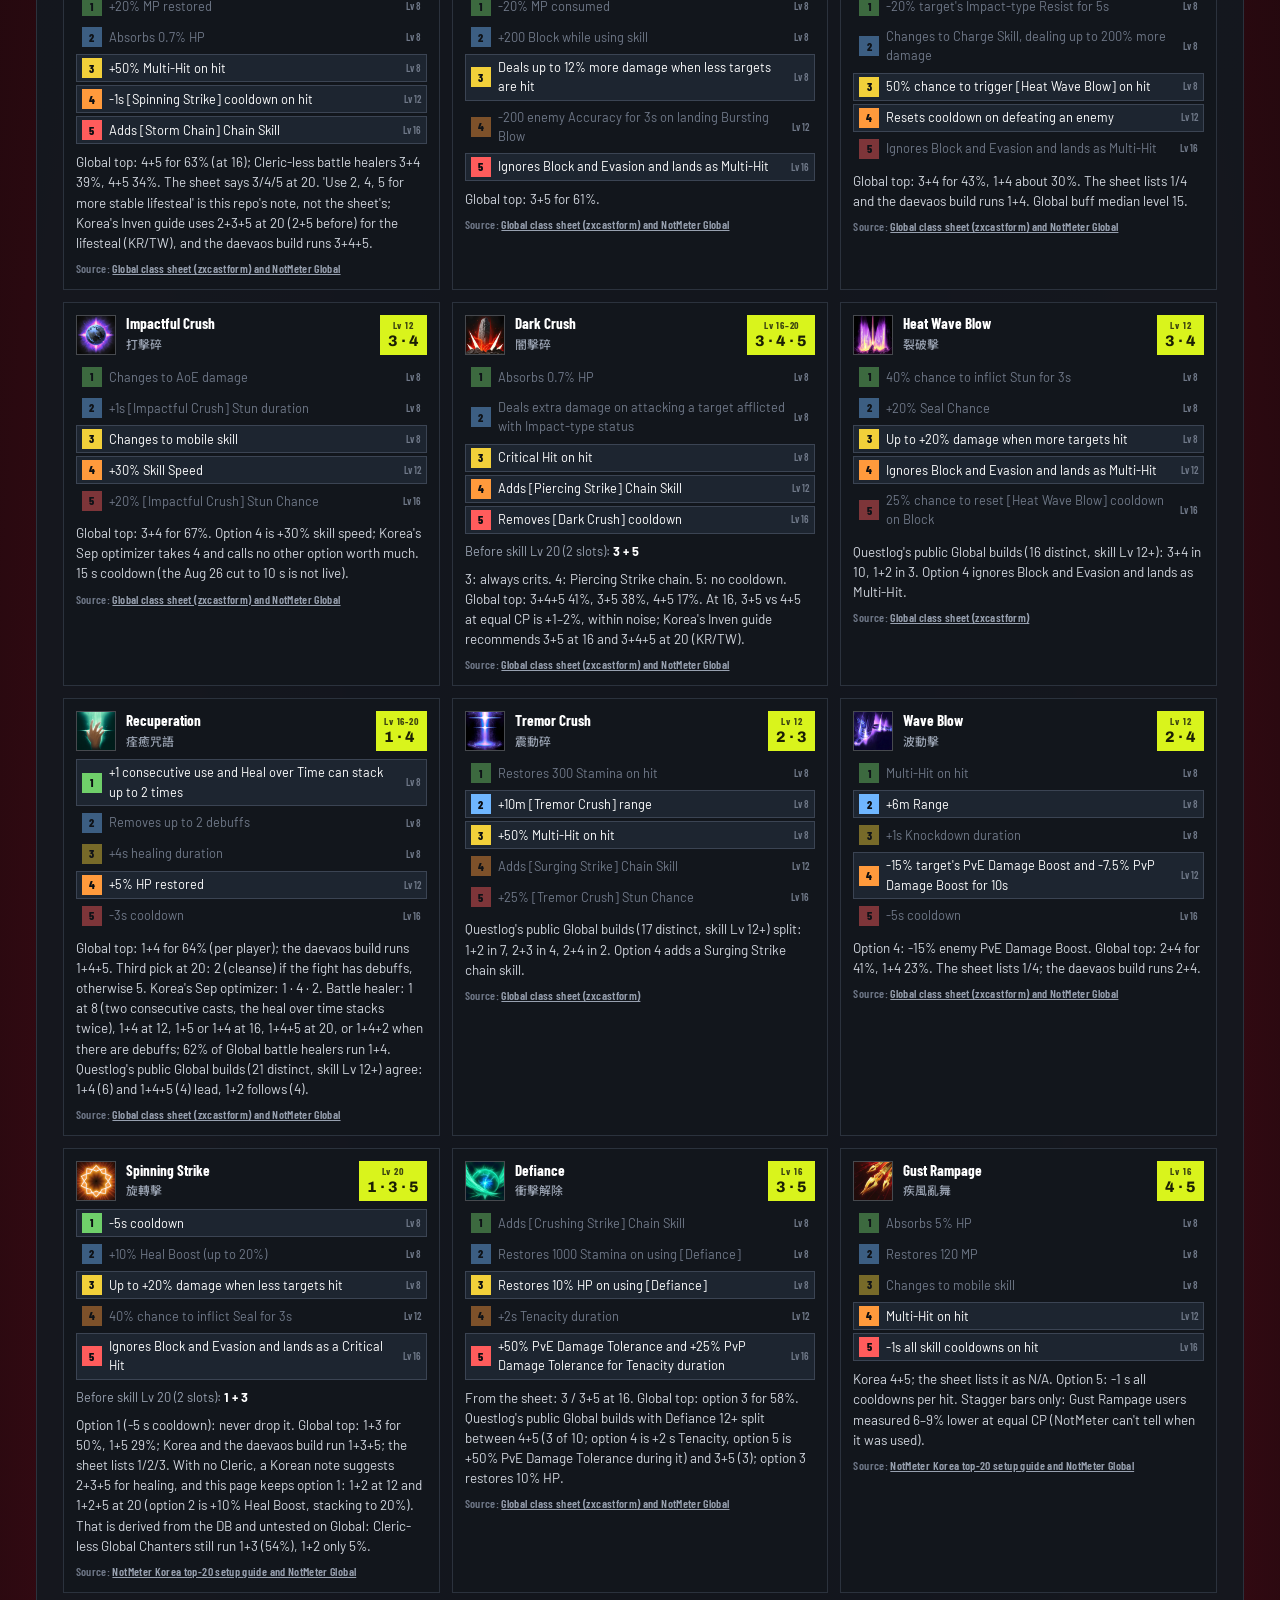
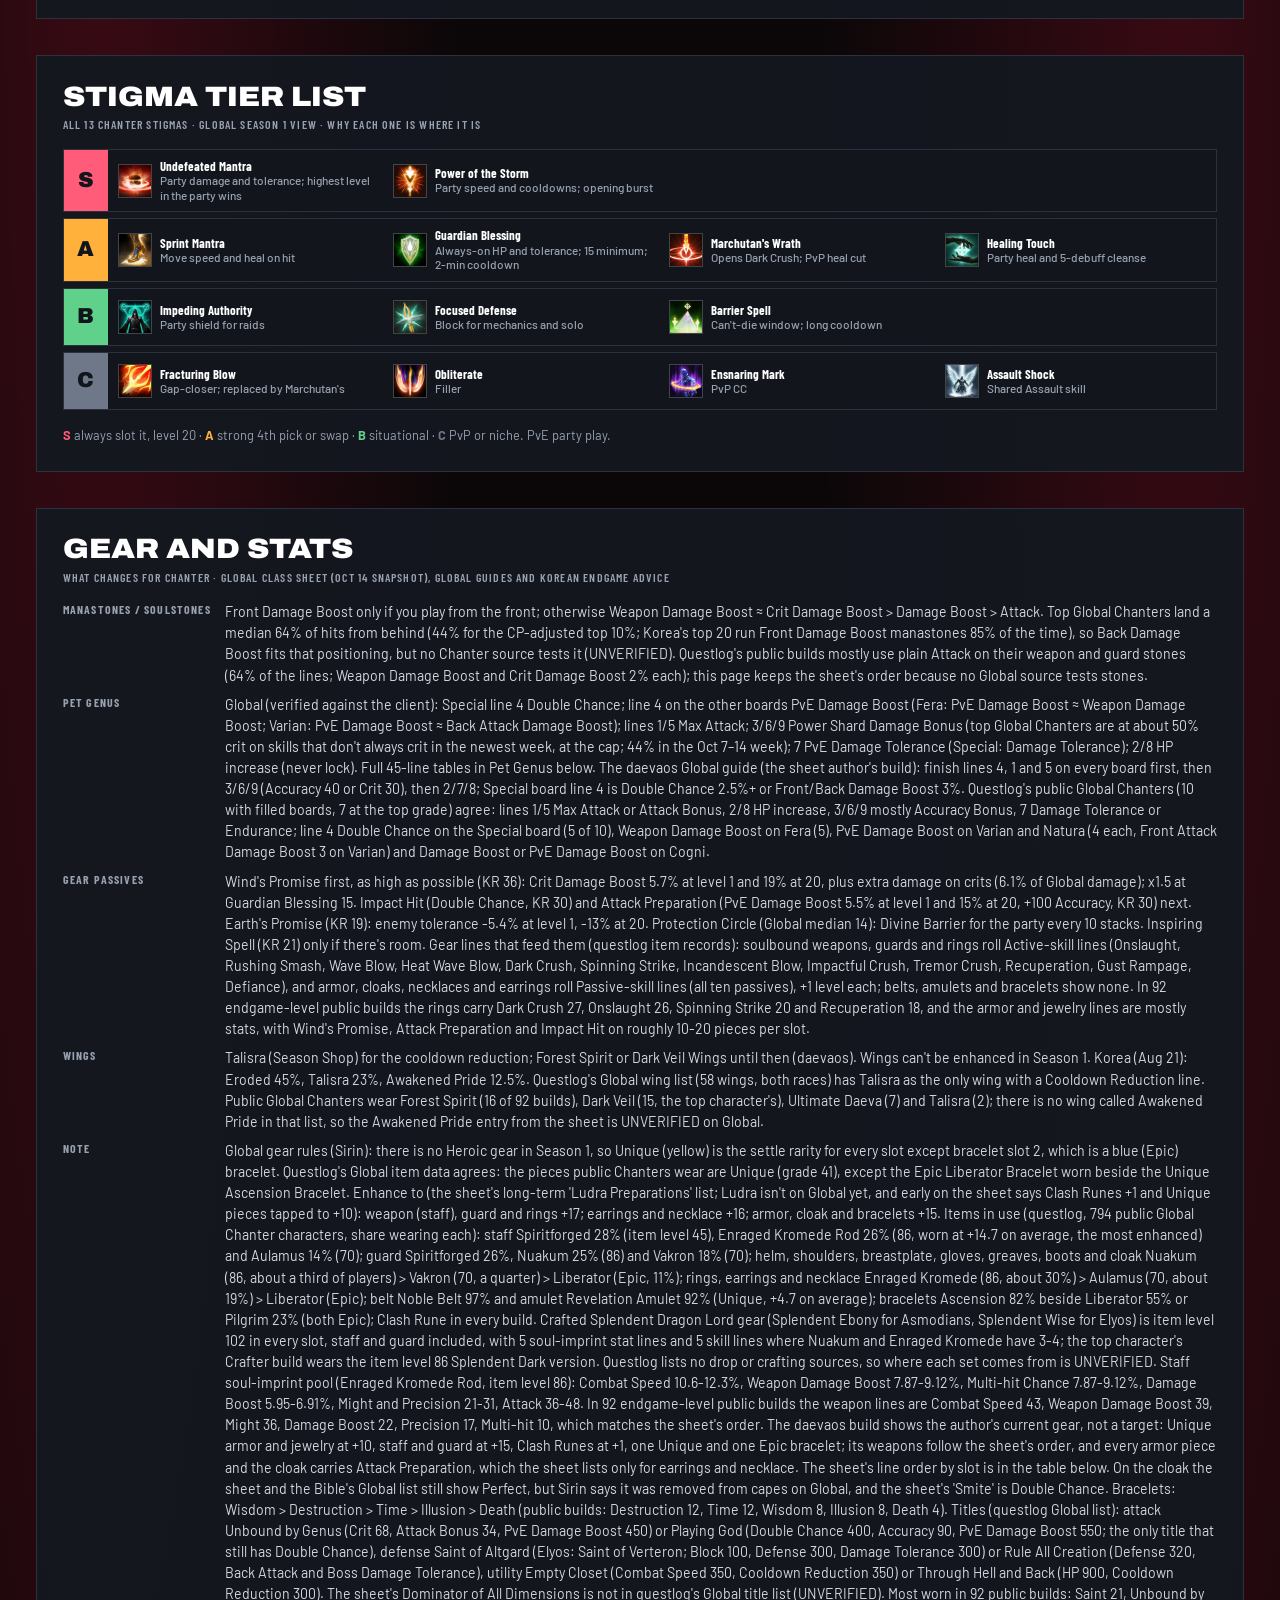
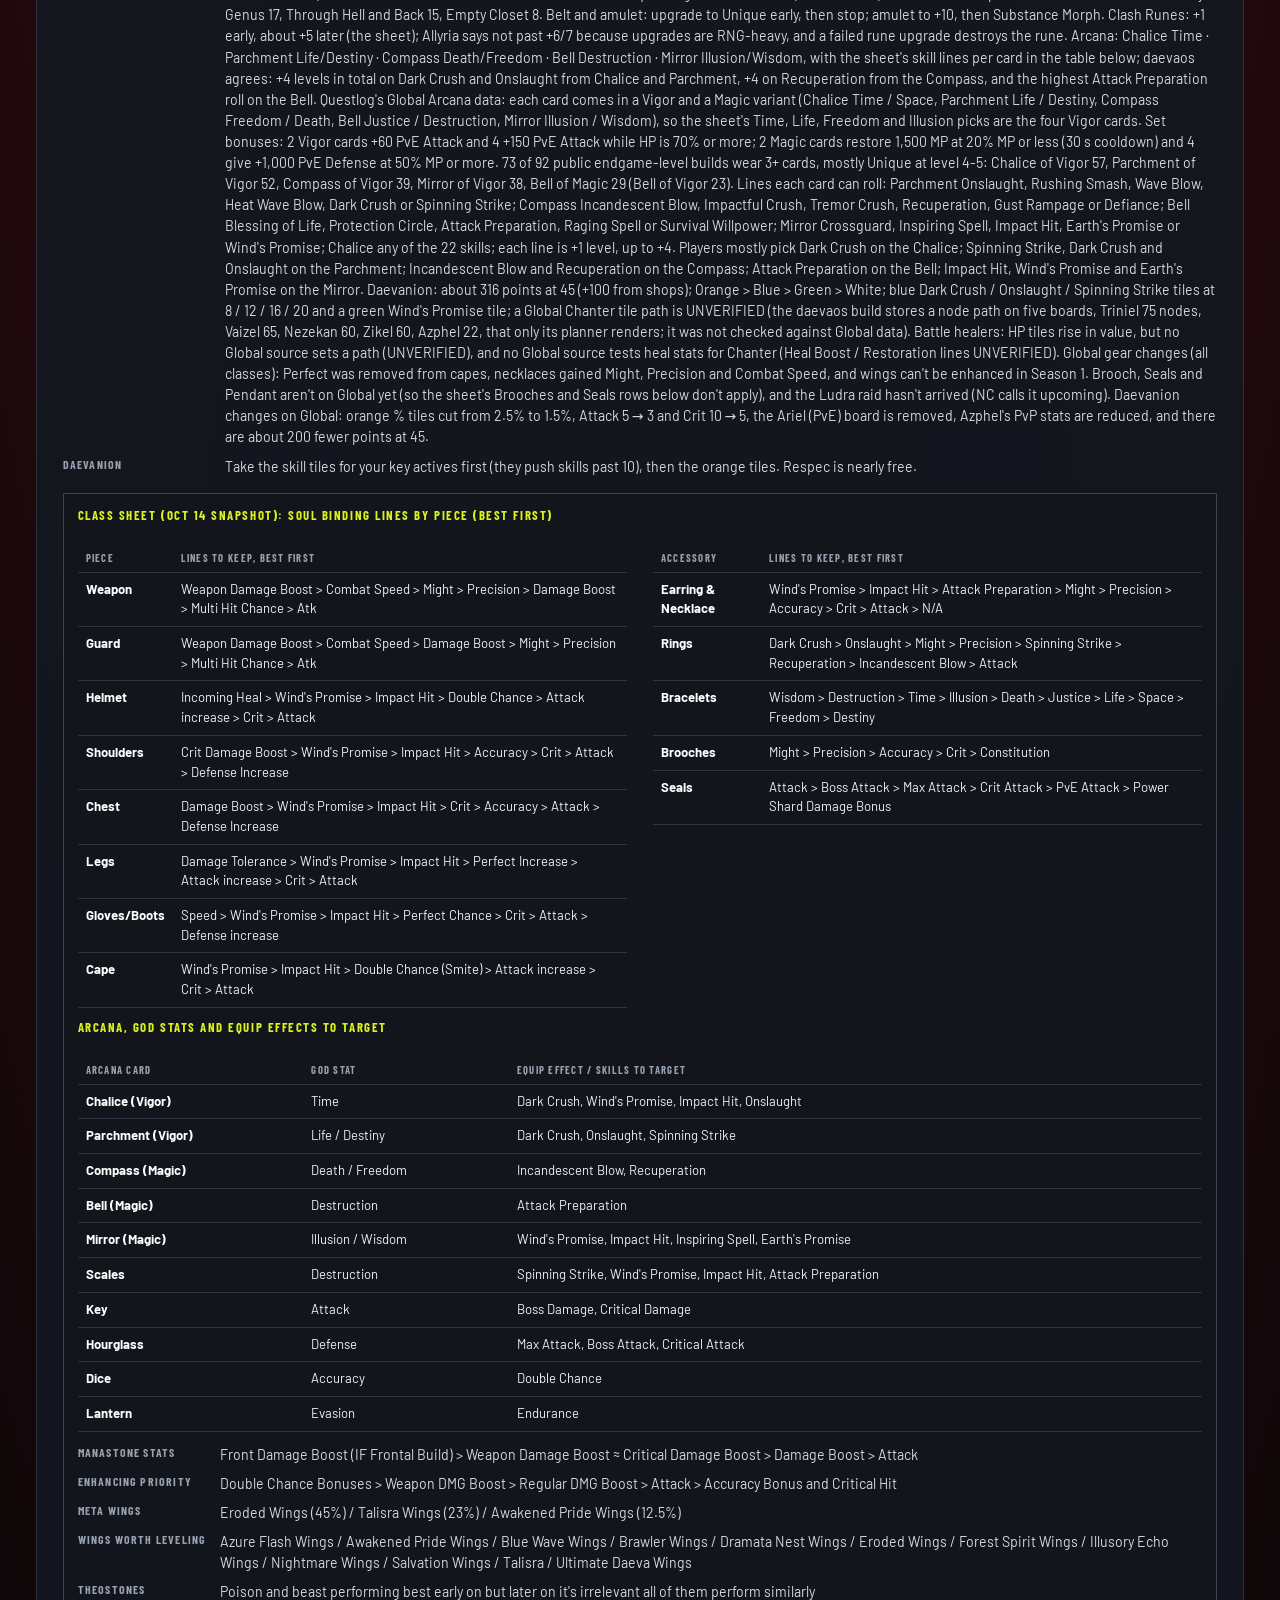
<file: chanter.html>
<!doctype html>
<html lang="en">
<head>
<meta charset="utf-8">
<meta name="viewport" content="width=device-width, initial-scale=1, viewport-fit=cover">
<title>Chanter · Aion 2 Class Guide</title>
<meta name="description" content="Aion 2 Chanter (護法星): Support melee: party buffs plus Dark Crush, opened by ranged skills. Macros, Global Season 1 stigmas, skill levels, specializations, gear and patches.">
<link rel="preconnect" href="https://fonts.googleapis.com">
<link rel="preconnect" href="https://fonts.gstatic.com" crossorigin>
<link rel="stylesheet" href="https://fonts.googleapis.com/css2?family=Archivo:wdth,wght@62..125,500..900&family=Barlow:wght@400;500;600;700&family=Barlow+Condensed:wght@500;600;700&family=Noto+Sans+TC:wght@500;700&display=swap">
<link rel="stylesheet" href="site.css">
</head>
<body data-class="chanter" data-mode="gl">
<div class="wrap">
<nav class="sitenav" aria-label="Classes">
  <a class="home" href="index.html">Home</a>
  <a href="gladiator.html">Gladiator<small>劍星</small></a>
  <a href="templar.html">Templar<small>守護星</small></a>
  <a href="assassin.html">Assassin<small>殺星</small></a>
  <a href="ranger.html">Ranger<small>弓星</small></a>
  <a href="sorcerer.html">Sorcerer<small>魔道星</small></a>
  <a href="spiritmaster.html">Spiritmaster<small>精靈星</small></a>
  <a href="cleric.html">Cleric<small>治癒星</small></a>
  <a href="chanter.html" aria-current="page">Chanter<small>護法星</small></a>
</nav>

<header>
  <h1 id="h1">Chanter<span class="tc">護法星</span></h1>
  <div class="role" id="role">Staff · support / melee</div>
  <p class="sub" id="glance">Support melee: party buffs plus Dark Crush, opened by ranged skills.</p>
  <div class="stamp" id="stamp"></div>
  <p class="notice" id="notice" hidden></p>
</header>

<nav class="secnav" id="secnav" aria-label="On this page">
  <a href="#overview">Overview</a>
  <a href="#plan">Max damage</a>
  <a href="#macros">Macros</a>
  <a href="#stigmas">Stigmas</a>
  <a href="#skills">Skills</a>
  <a href="#specs">Specializations</a>
  <a href="#tiers">Tier list</a>
  <a href="#gear">Gear</a>
  <a href="#genus">Pet Genus</a>
  <a href="#patches">Patches</a>
</nav>

<main id="view" style="display:grid;gap:clamp(22px,3vw,36px)"><p class="loading">Loading Chanter…</p></main>

<footer>
  <p><b style="color:#fff">How this was checked.</b> Macros come from the newest Korean Inven class guides and the replies under them, checked against Taiwanese guides and in-game screenshots (rows marked “likely” were matched by icon). Global Season 1 stigma builds use what Korean players ran in their own 4-slot, level-20 season, updated for the Global client's balance. The Max damage plan reads top Global players' boss parses and Korea's top-20 builds from NotMeter's public statistics. Skill names, icons, cooldowns and effects come from the aion2.app game-client database (Global). Every card links its source. Skill icons and names © NC; this is a fan-made reference.</p>
  <p><a href="index.html">← All classes and the basics</a></p>
</footer>
</div>
<script src="class.js" charset="utf-8"></script>
</body>
</html>
</file>
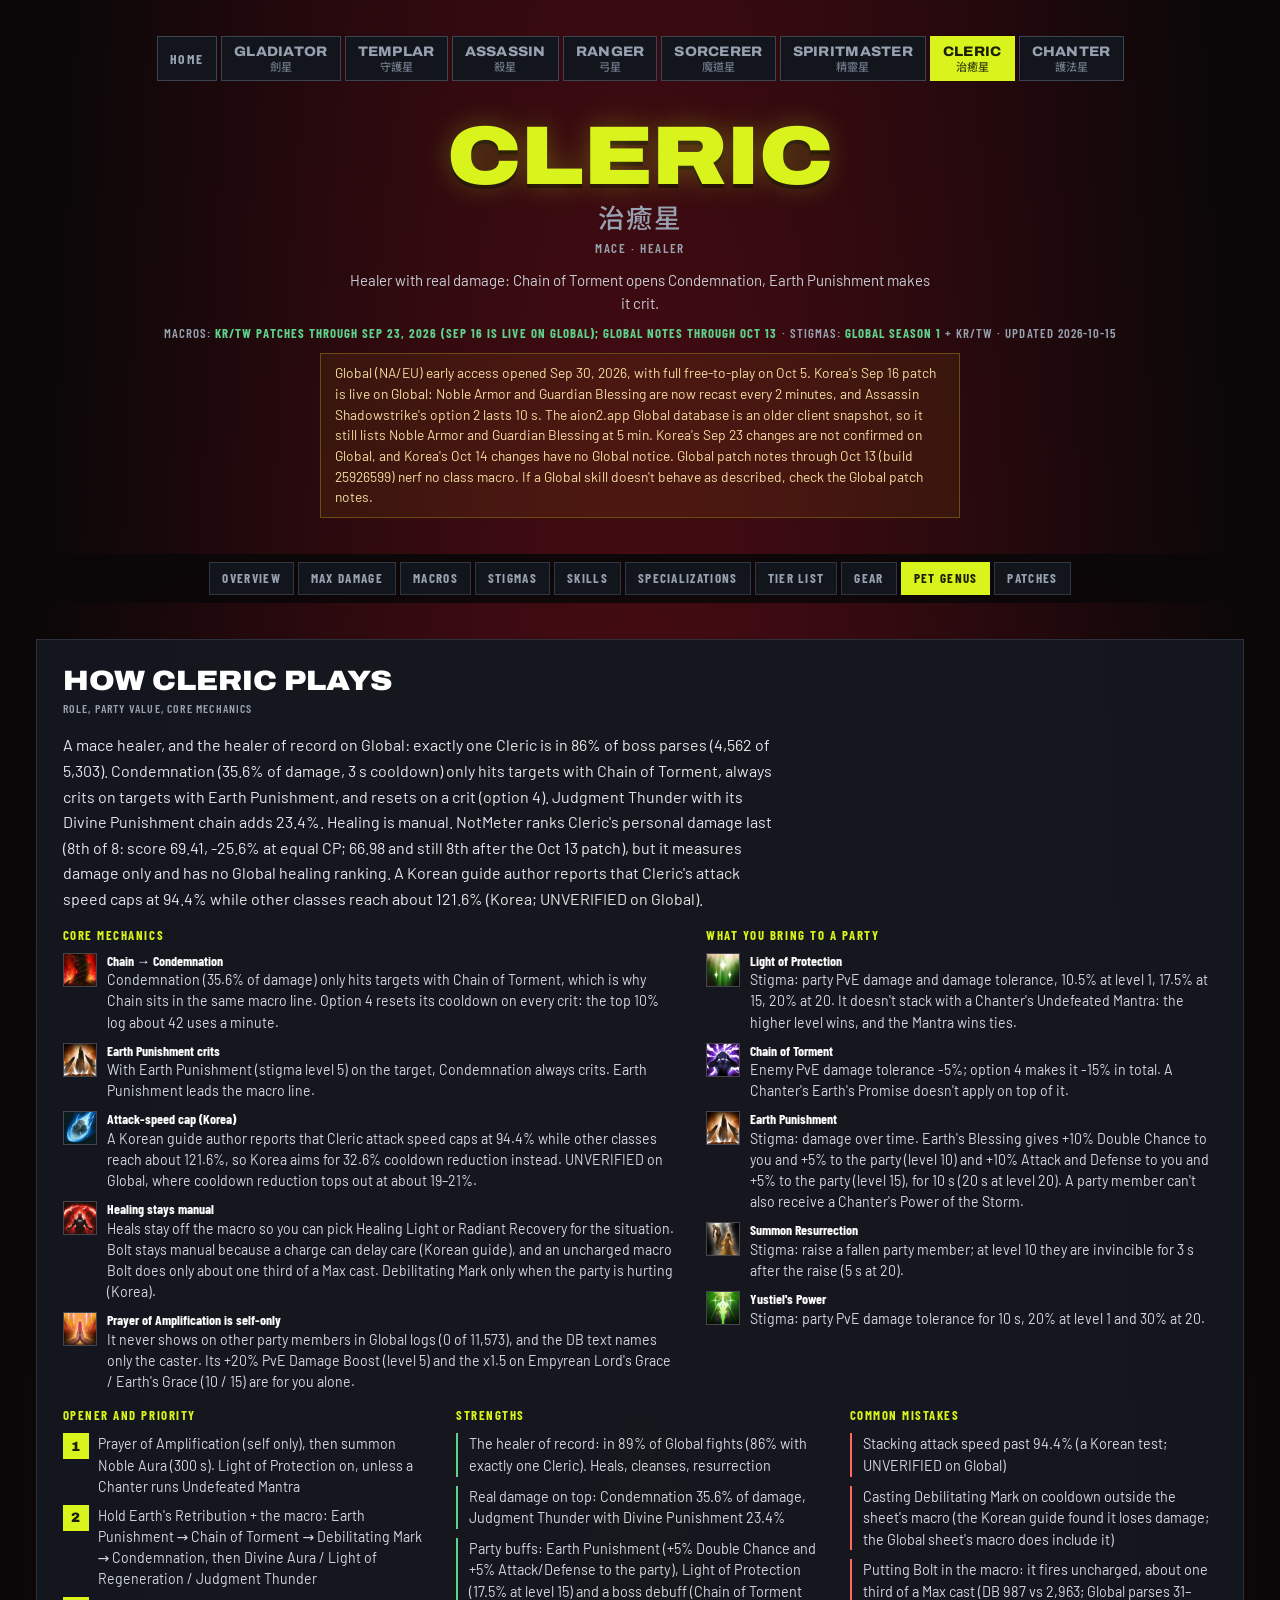
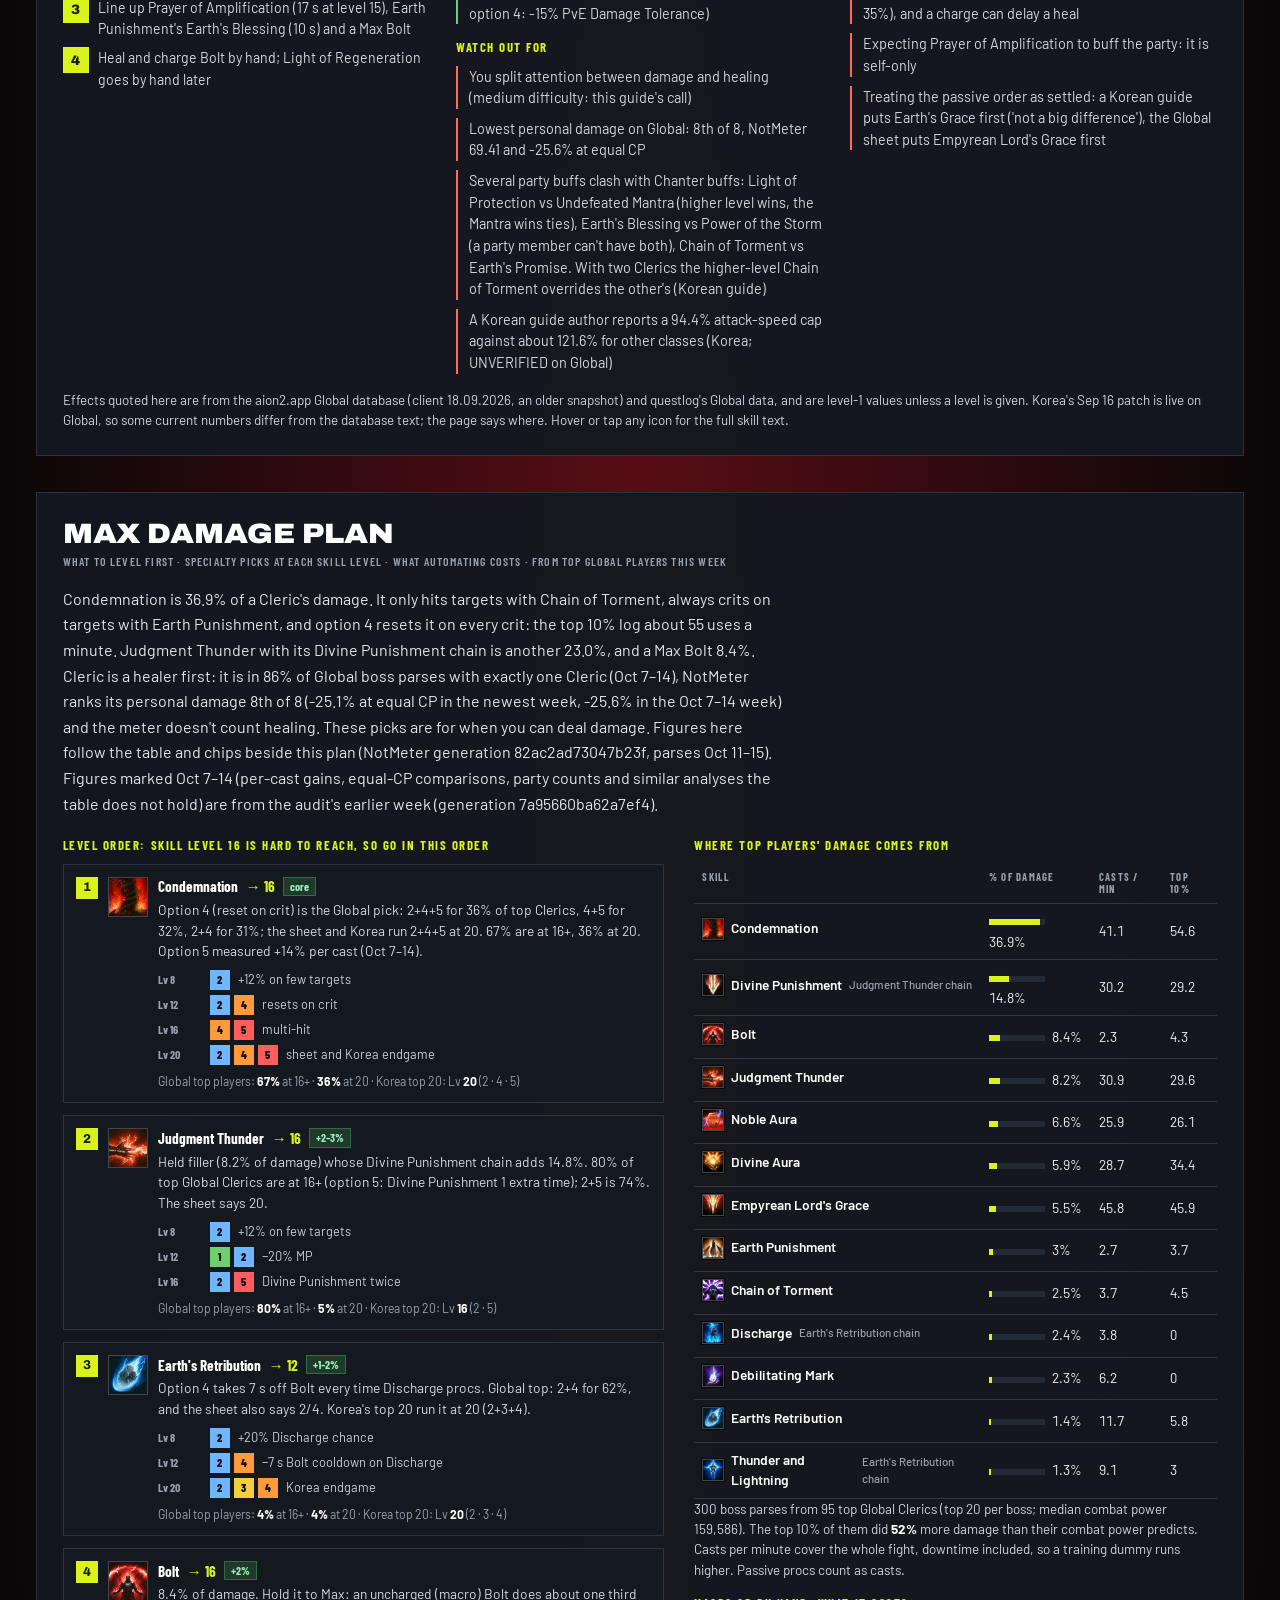
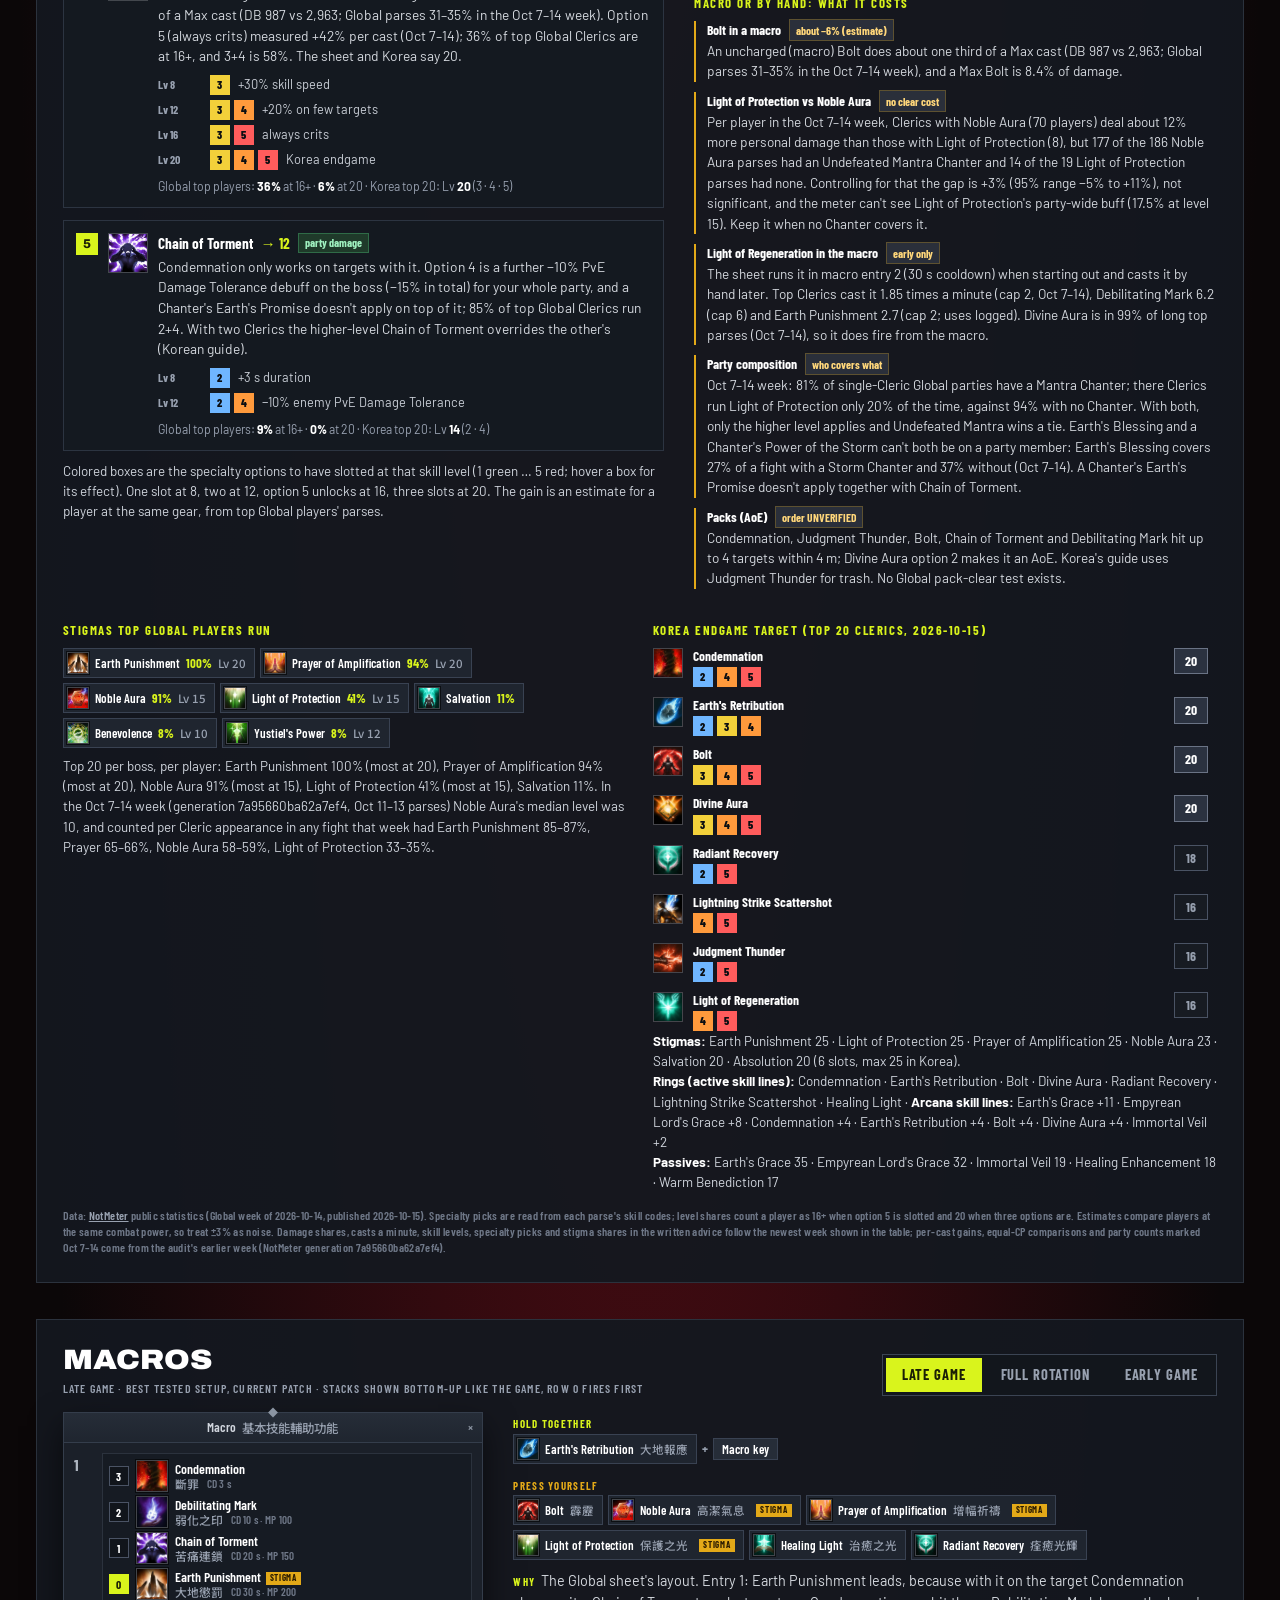
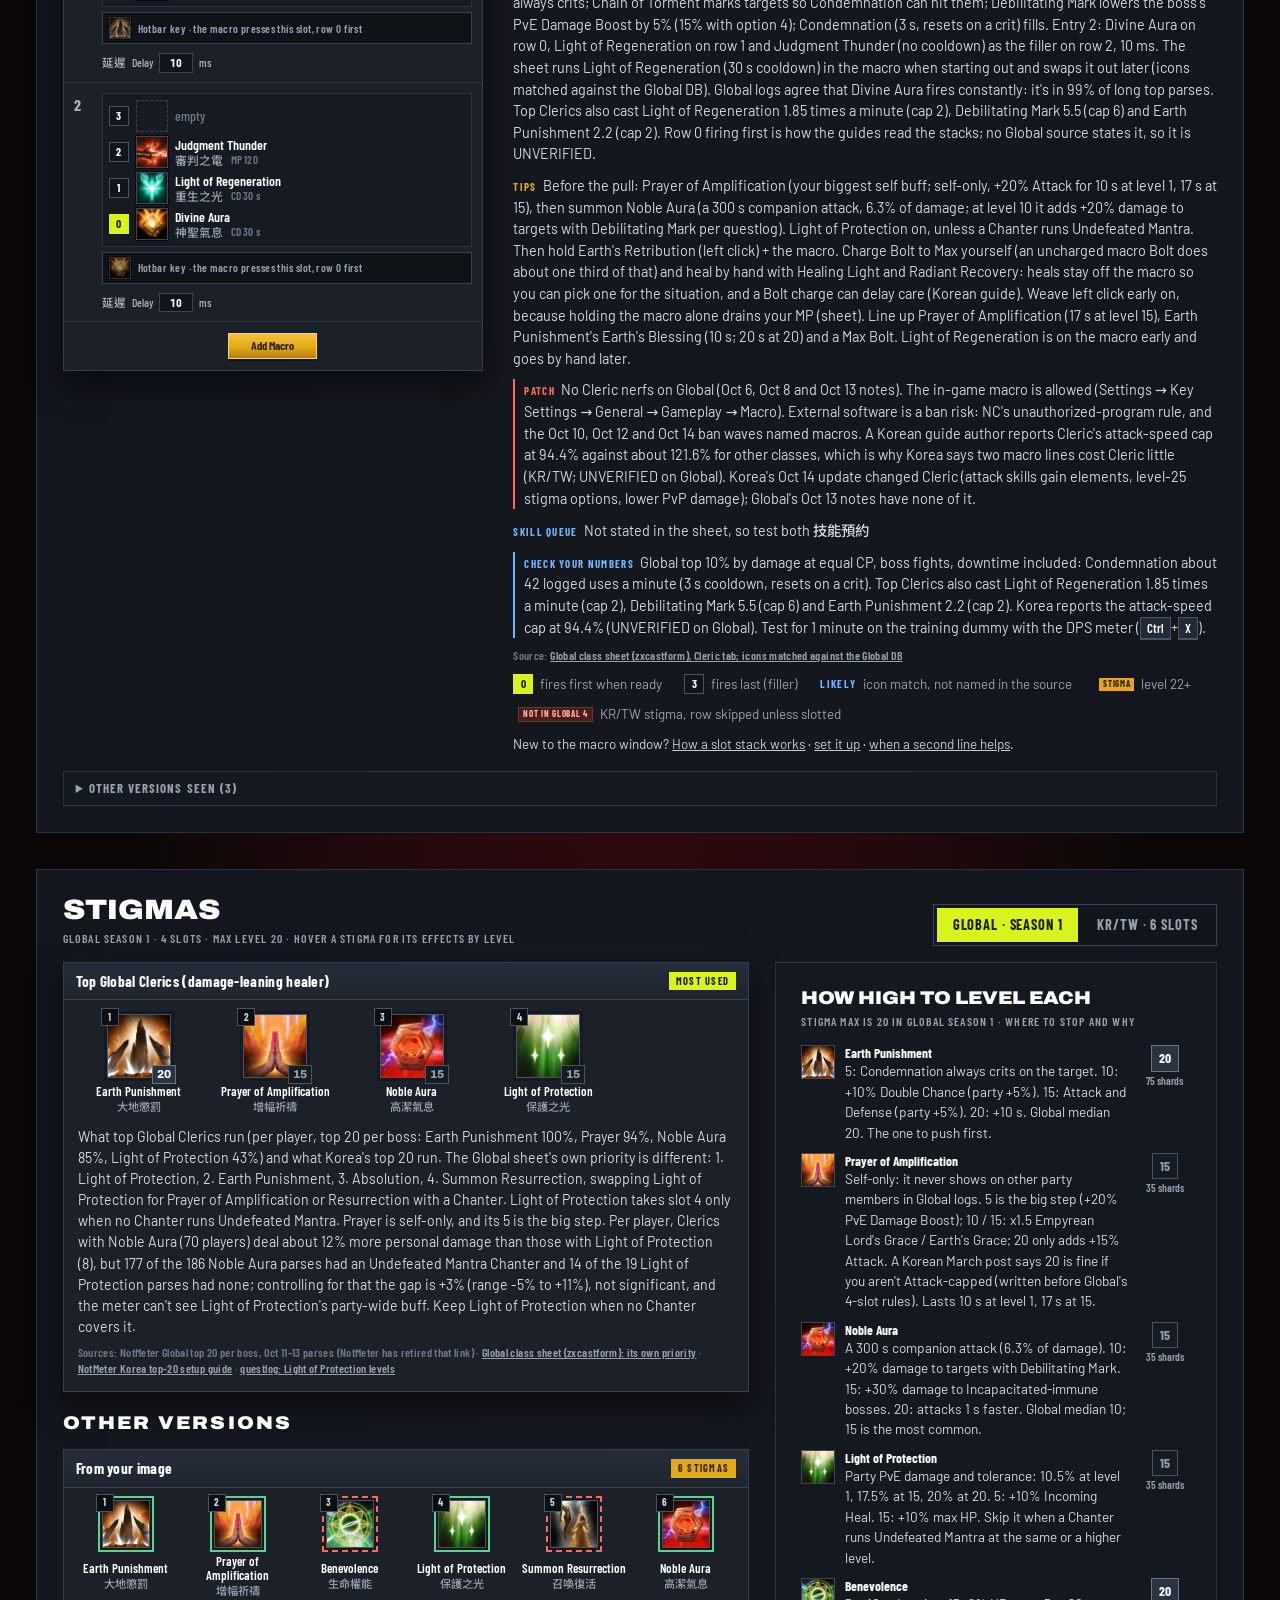
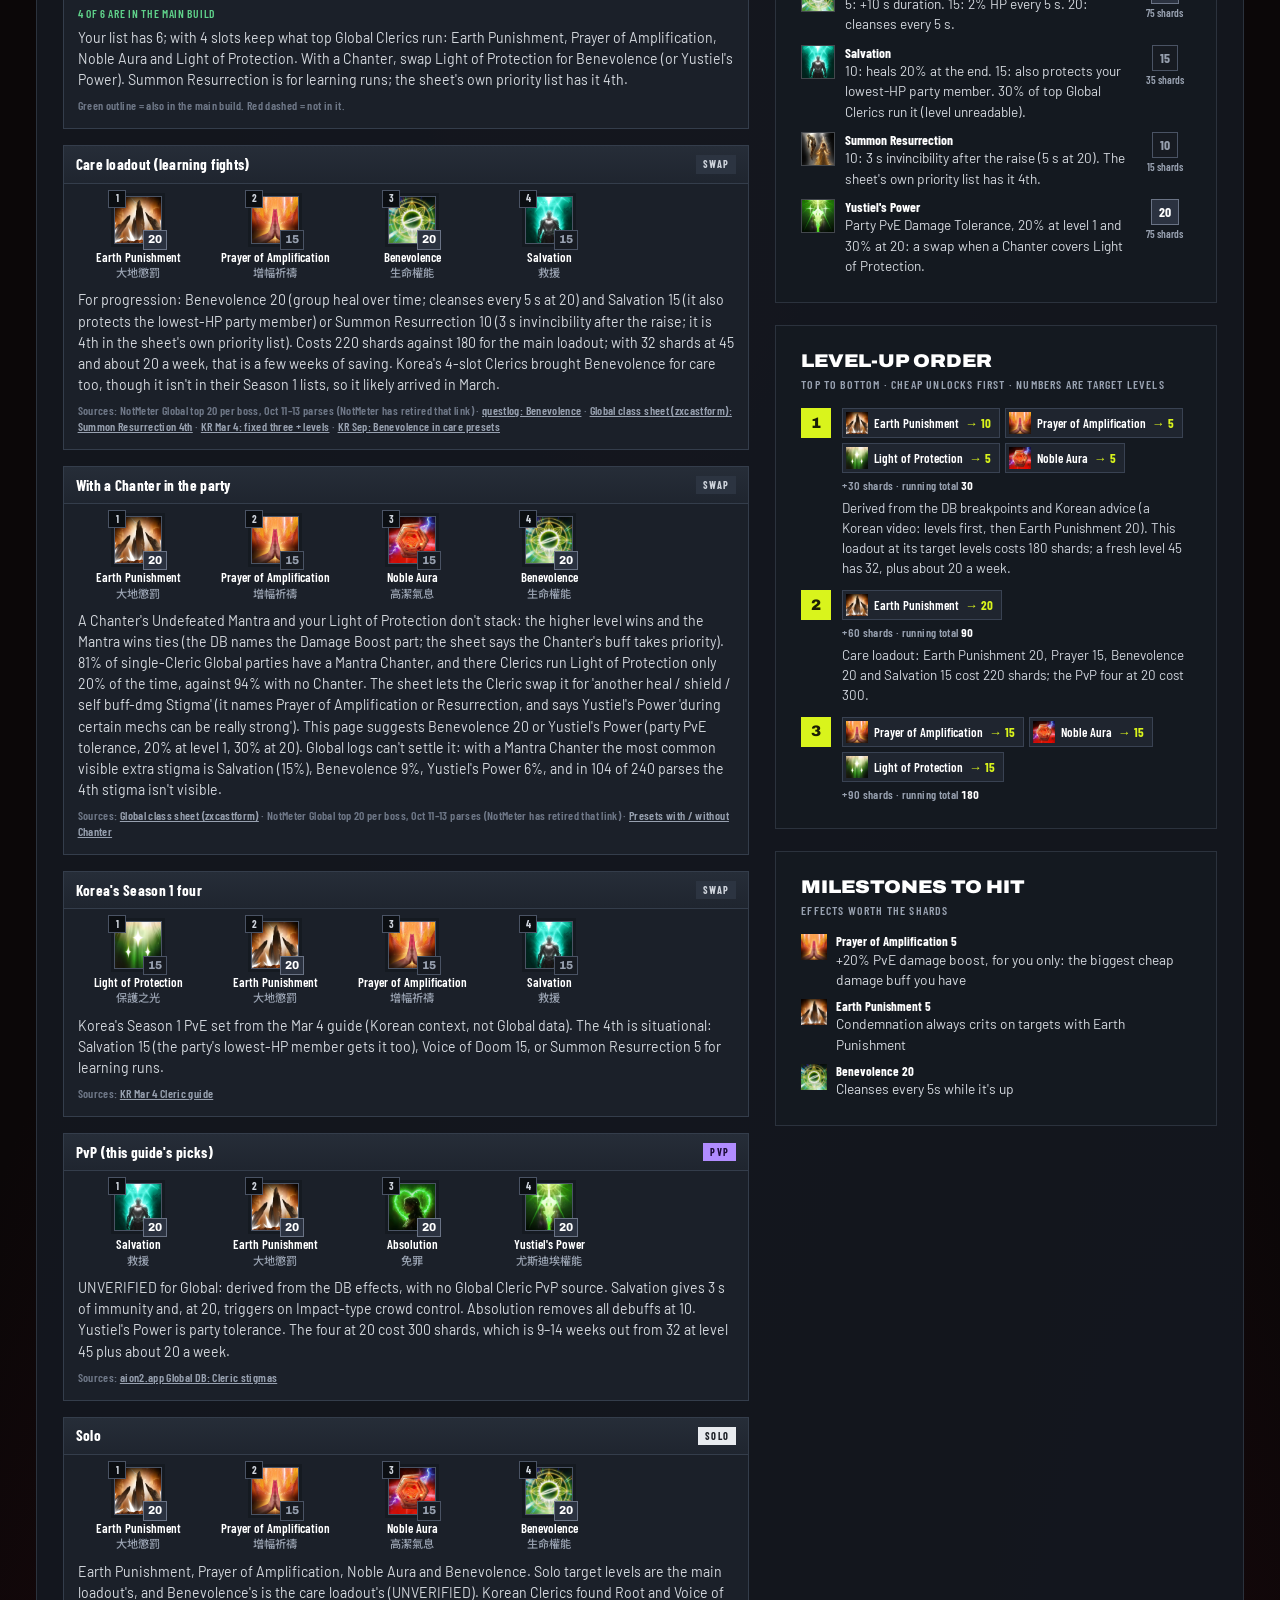
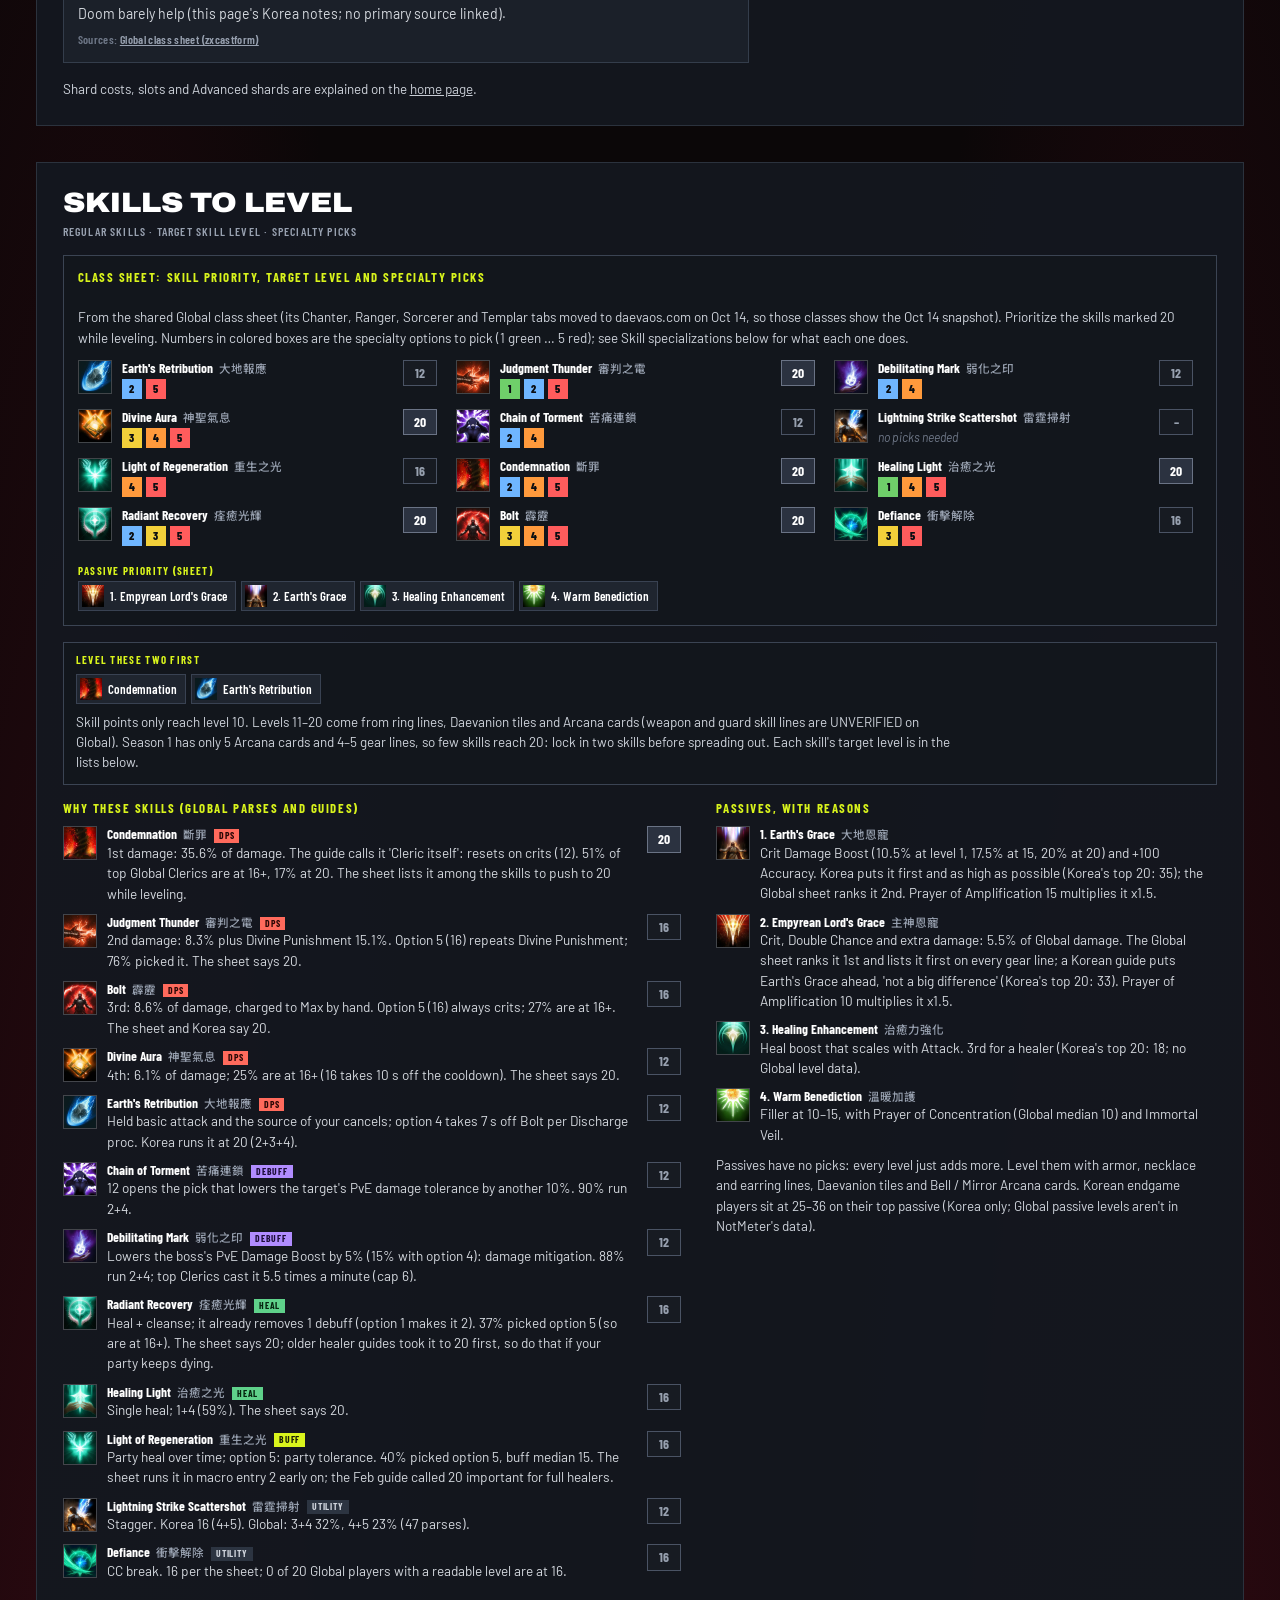
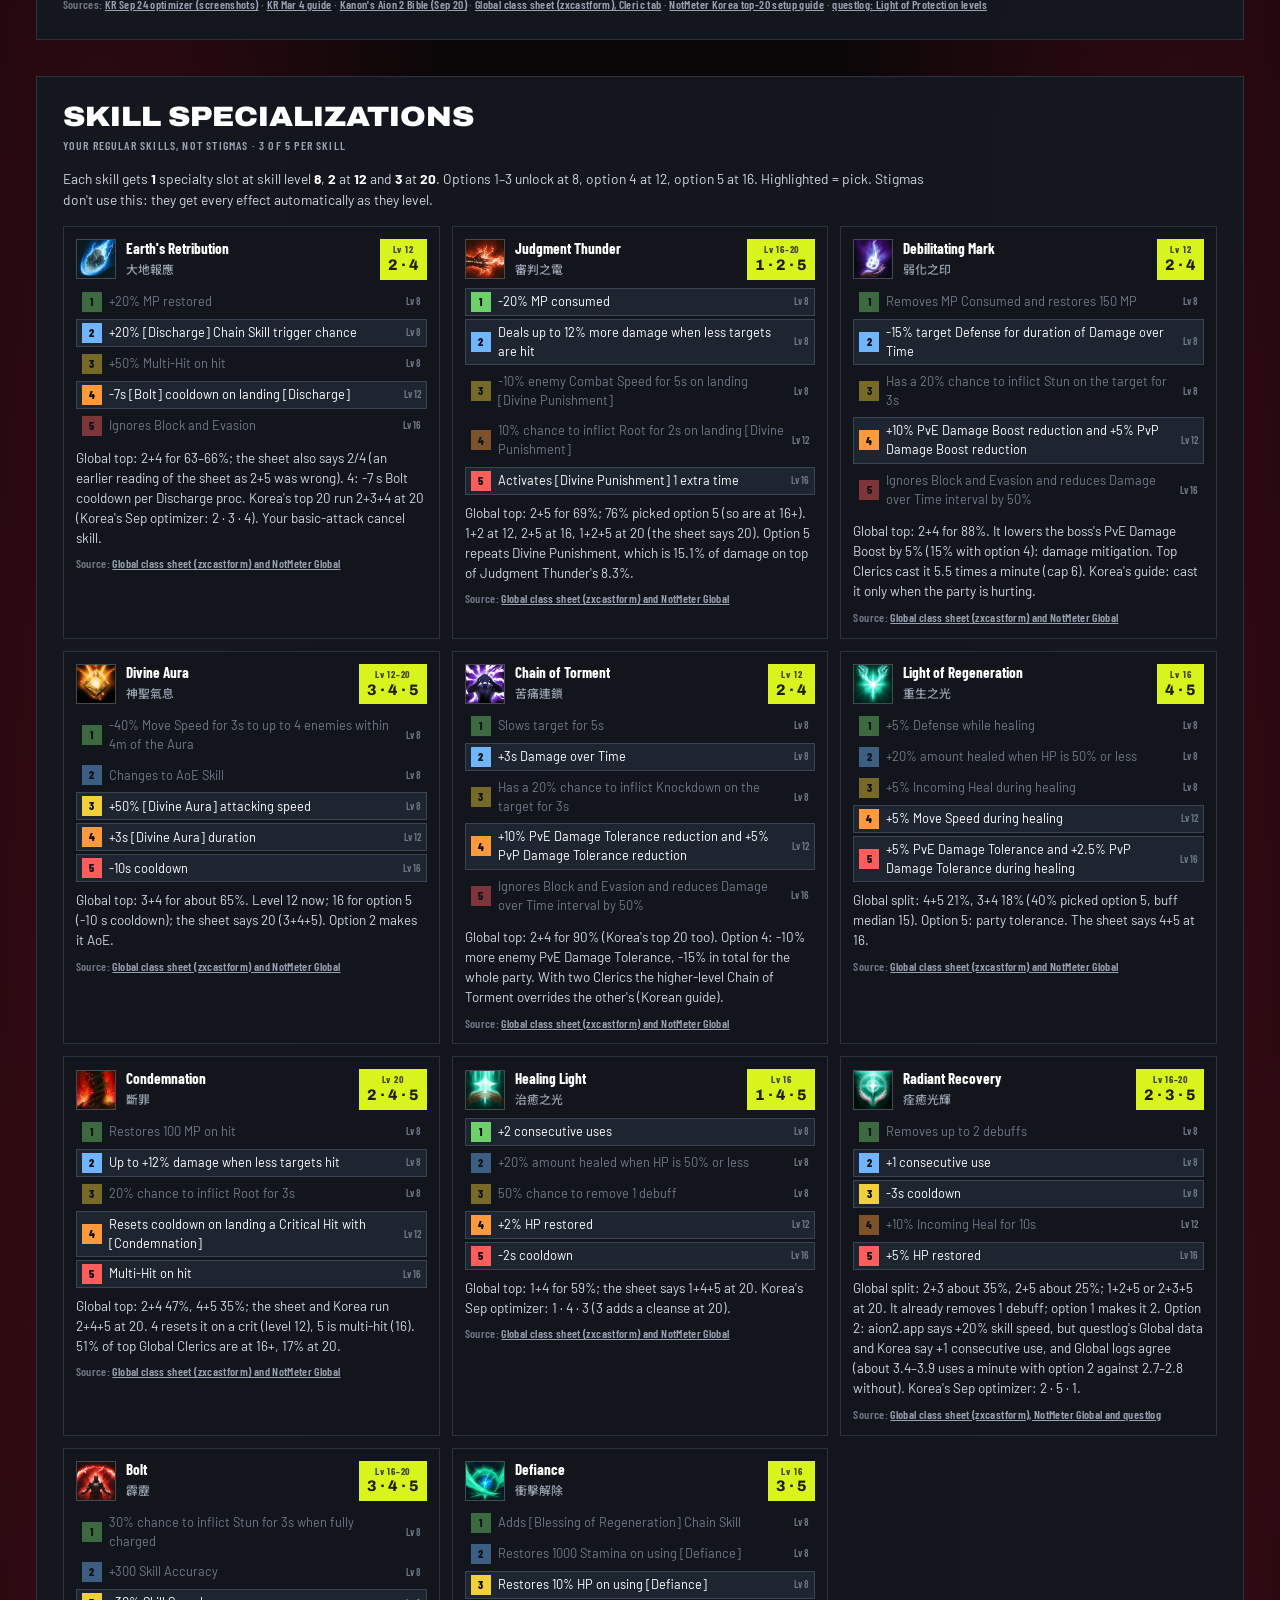
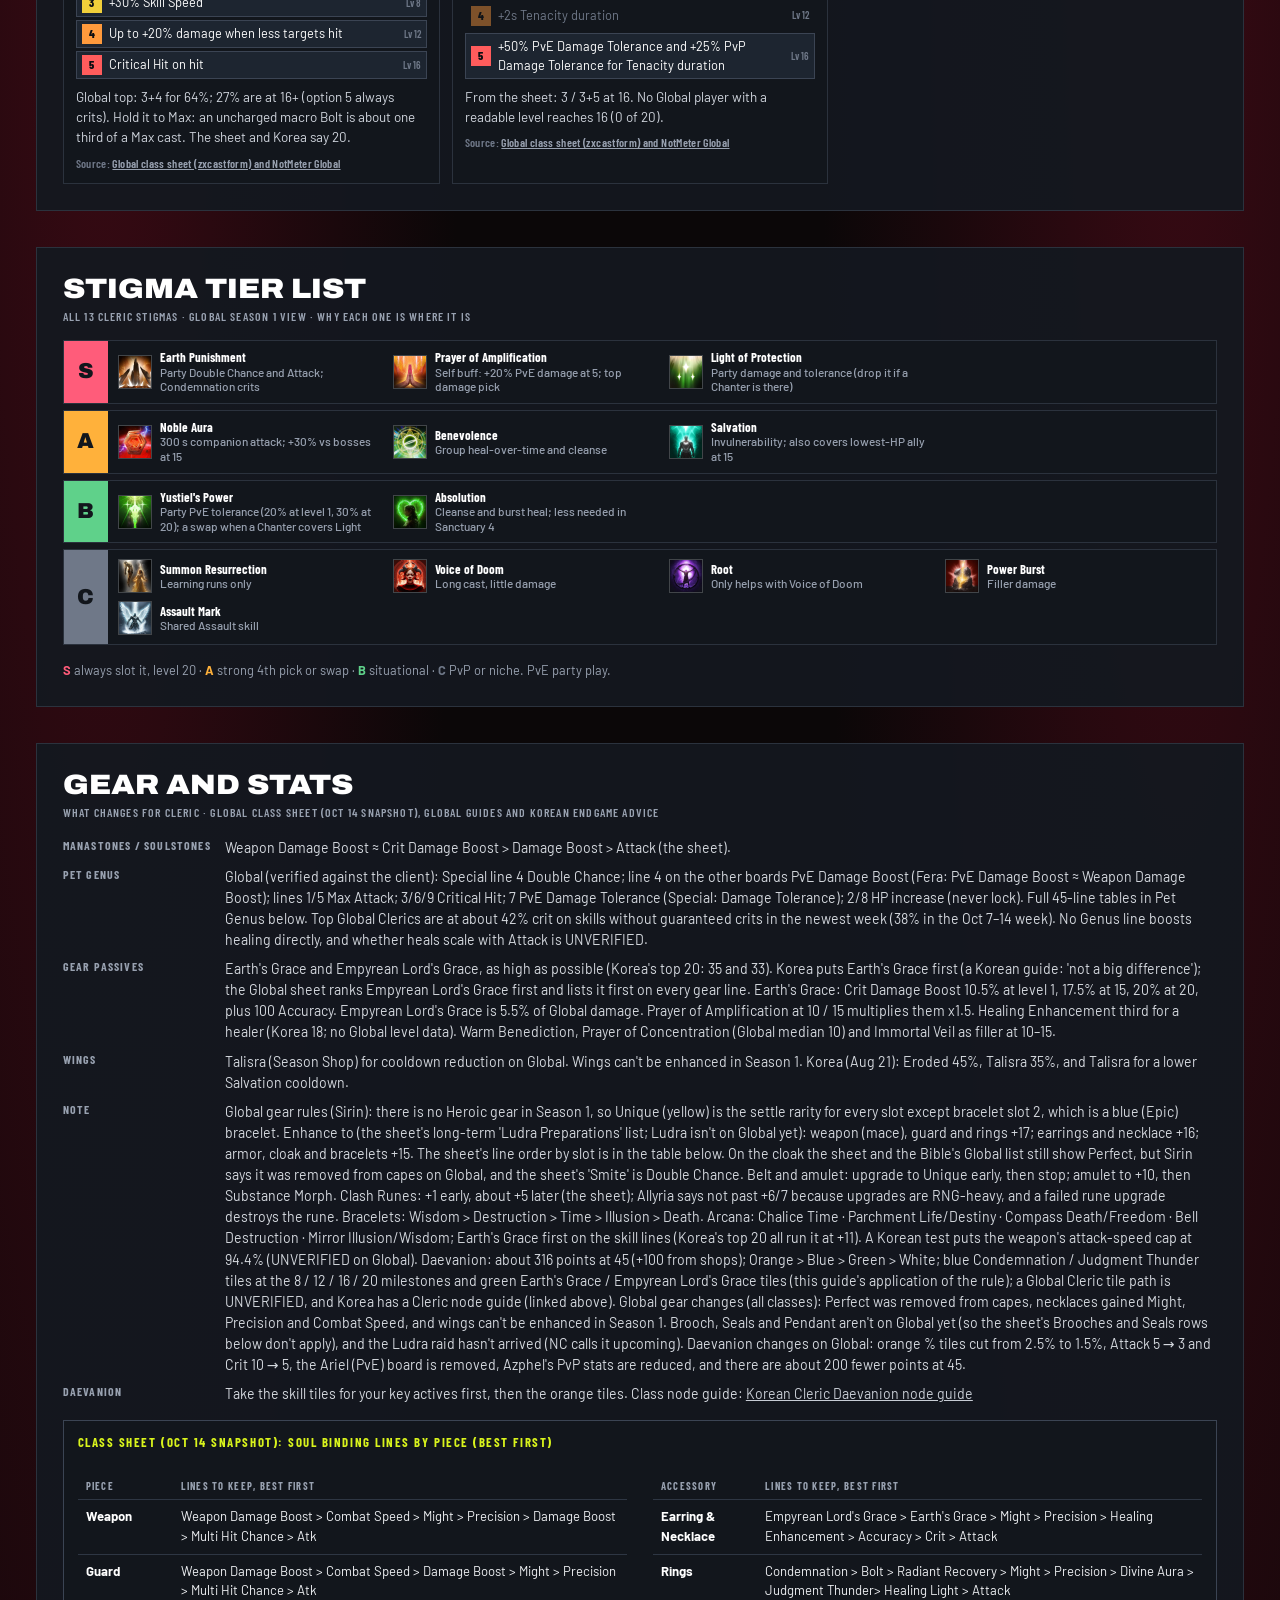
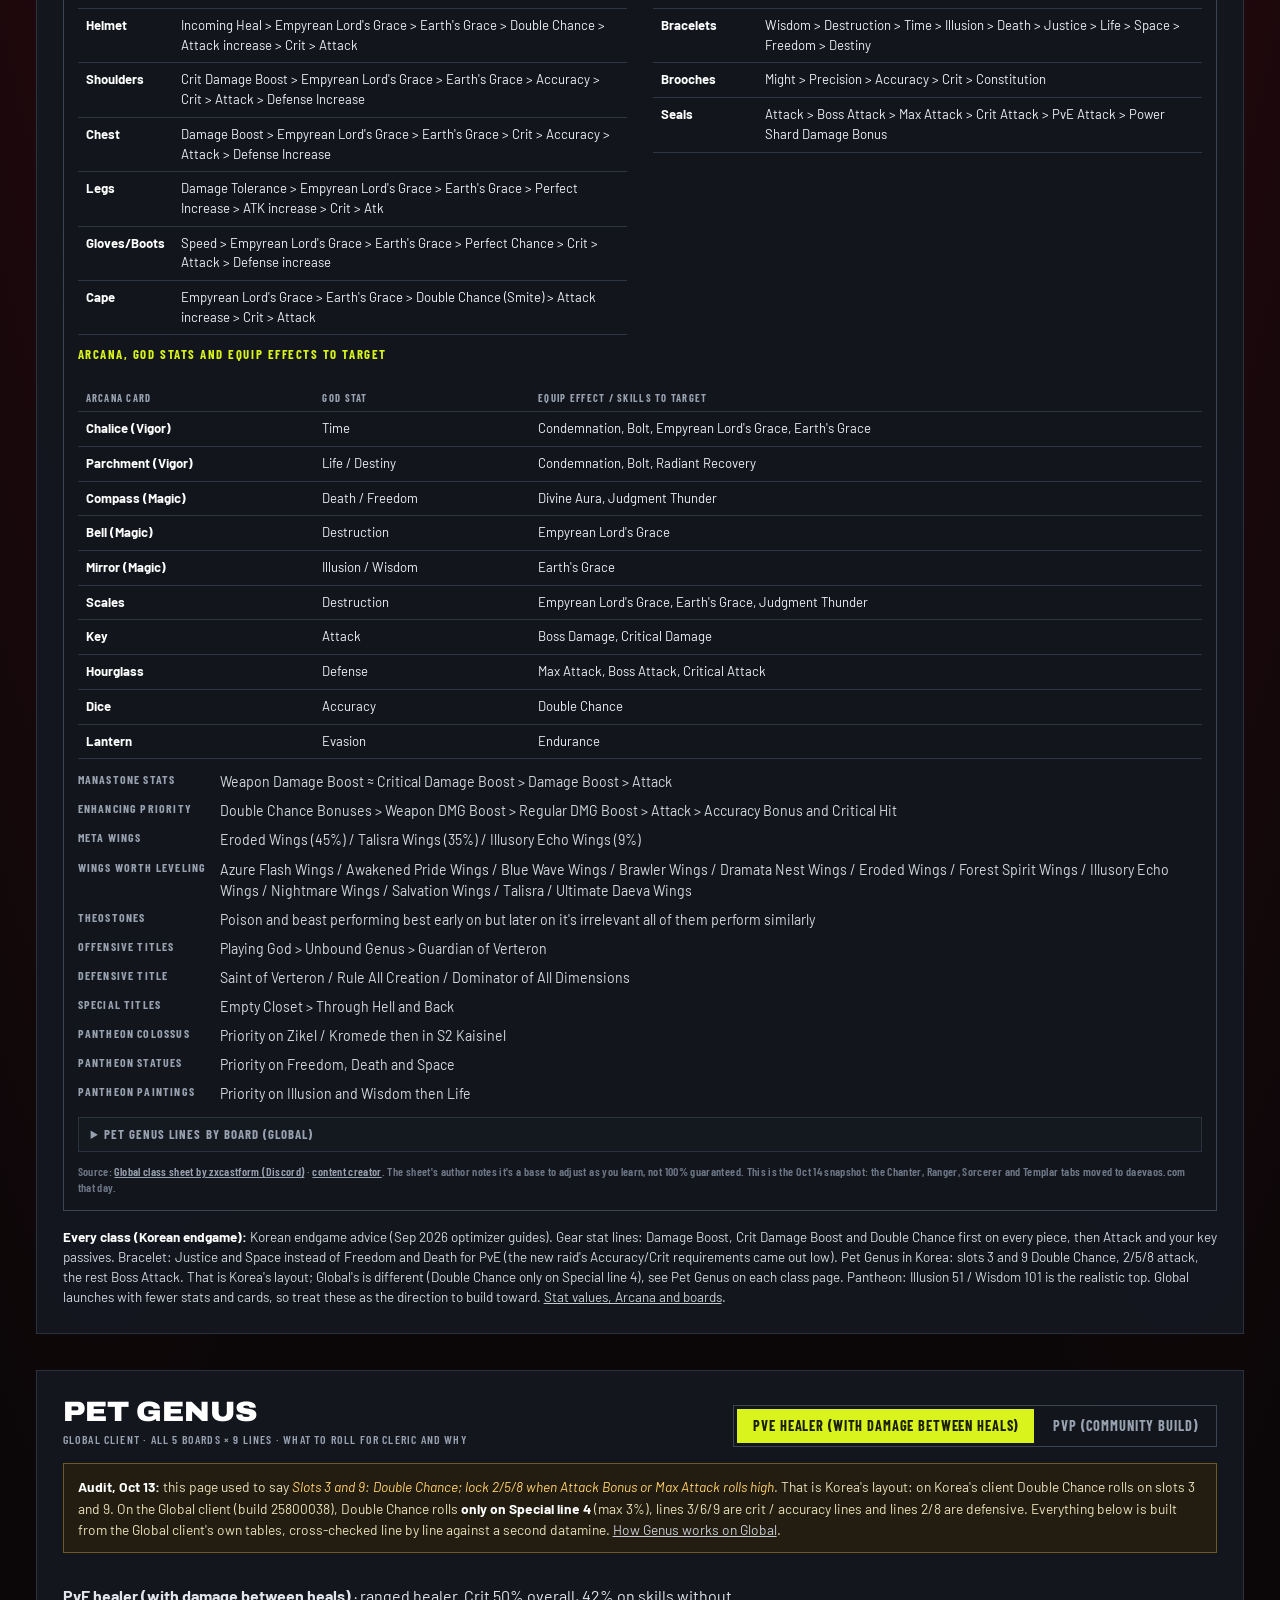
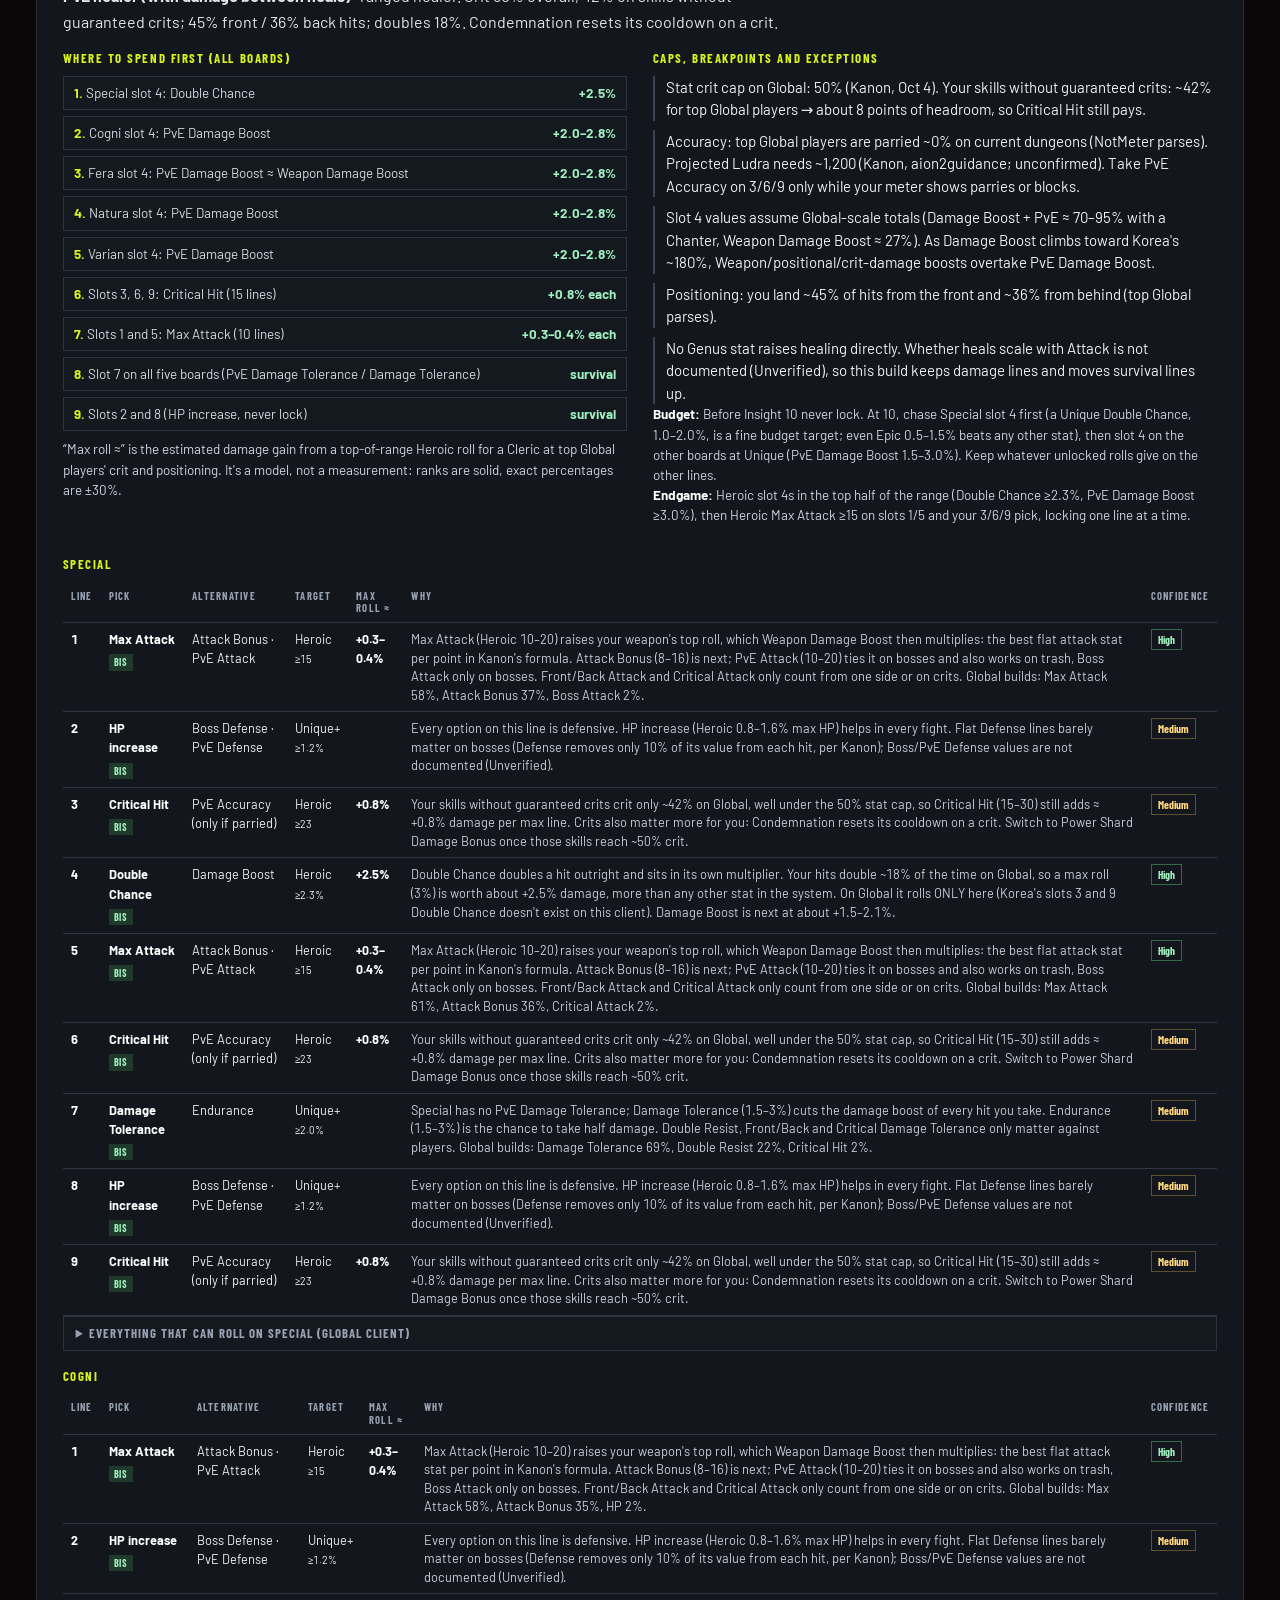
<file: cleric.html>
<!doctype html>
<html lang="en">
<head>
<meta charset="utf-8">
<meta name="viewport" content="width=device-width, initial-scale=1, viewport-fit=cover">
<title>Cleric · Aion 2 Class Guide</title>
<meta name="description" content="Aion 2 Cleric (治癒星): Healer with real damage: Chain of Torment opens Condemnation, Earth Punishment makes it crit. Macros, Global Season 1 stigmas, skill levels, specializations, gear and patches.">
<link rel="preconnect" href="https://fonts.googleapis.com">
<link rel="preconnect" href="https://fonts.gstatic.com" crossorigin>
<link rel="stylesheet" href="https://fonts.googleapis.com/css2?family=Archivo:wdth,wght@62..125,500..900&family=Barlow:wght@400;500;600;700&family=Barlow+Condensed:wght@500;600;700&family=Noto+Sans+TC:wght@500;700&display=swap">
<link rel="stylesheet" href="site.css">
</head>
<body data-class="cleric" data-mode="gl">
<div class="wrap">
<nav class="sitenav" aria-label="Classes">
  <a class="home" href="index.html">Home</a>
  <a href="gladiator.html">Gladiator<small>劍星</small></a>
  <a href="templar.html">Templar<small>守護星</small></a>
  <a href="assassin.html">Assassin<small>殺星</small></a>
  <a href="ranger.html">Ranger<small>弓星</small></a>
  <a href="sorcerer.html">Sorcerer<small>魔道星</small></a>
  <a href="spiritmaster.html">Spiritmaster<small>精靈星</small></a>
  <a href="cleric.html" aria-current="page">Cleric<small>治癒星</small></a>
  <a href="chanter.html">Chanter<small>護法星</small></a>
</nav>

<header>
  <h1 id="h1">Cleric<span class="tc">治癒星</span></h1>
  <div class="role" id="role">Mace · healer</div>
  <p class="sub" id="glance">Healer with real damage: Chain of Torment opens Condemnation, Earth Punishment makes it crit.</p>
  <div class="stamp" id="stamp"></div>
  <p class="notice" id="notice" hidden></p>
</header>

<nav class="secnav" id="secnav" aria-label="On this page">
  <a href="#overview">Overview</a>
  <a href="#plan">Max damage</a>
  <a href="#macros">Macros</a>
  <a href="#stigmas">Stigmas</a>
  <a href="#skills">Skills</a>
  <a href="#specs">Specializations</a>
  <a href="#tiers">Tier list</a>
  <a href="#gear">Gear</a>
  <a href="#genus">Pet Genus</a>
  <a href="#patches">Patches</a>
</nav>

<main id="view" style="display:grid;gap:clamp(22px,3vw,36px)"><p class="loading">Loading Cleric…</p></main>

<footer>
  <p><b style="color:#fff">How this was checked.</b> Macros come from the newest Korean Inven class guides and the replies under them, checked against Taiwanese guides and in-game screenshots (rows marked “likely” were matched by icon). Global Season 1 stigma builds use what Korean players ran in their own 4-slot, level-20 season, updated for the Global client's balance. The Max damage plan reads top Global players' boss parses and Korea's top-20 builds from NotMeter's public statistics. Skill names, icons, cooldowns and effects come from the aion2.app game-client database (Global). Every card links its source. Skill icons and names © NC; this is a fan-made reference.</p>
  <p><a href="index.html">← All classes and the basics</a></p>
</footer>
</div>
<script src="class.js" charset="utf-8"></script>
</body>
</html>
</file>
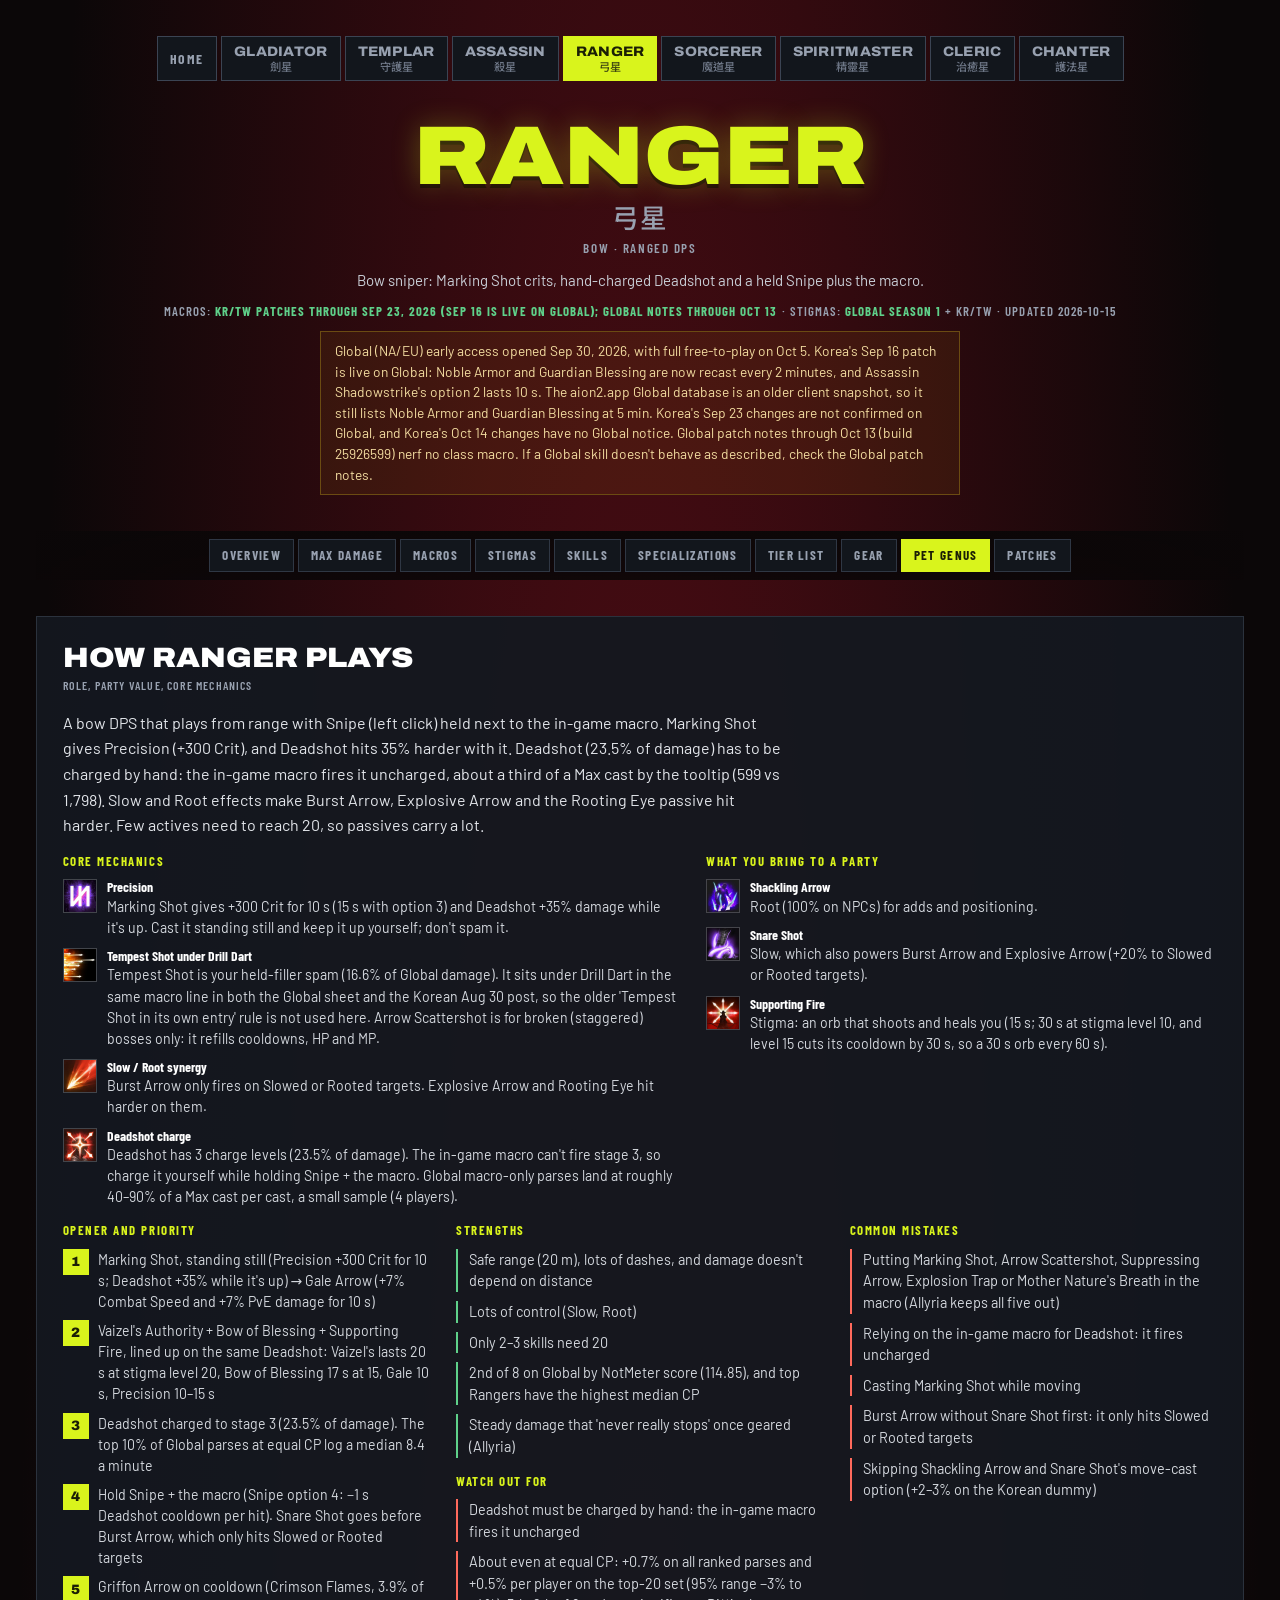
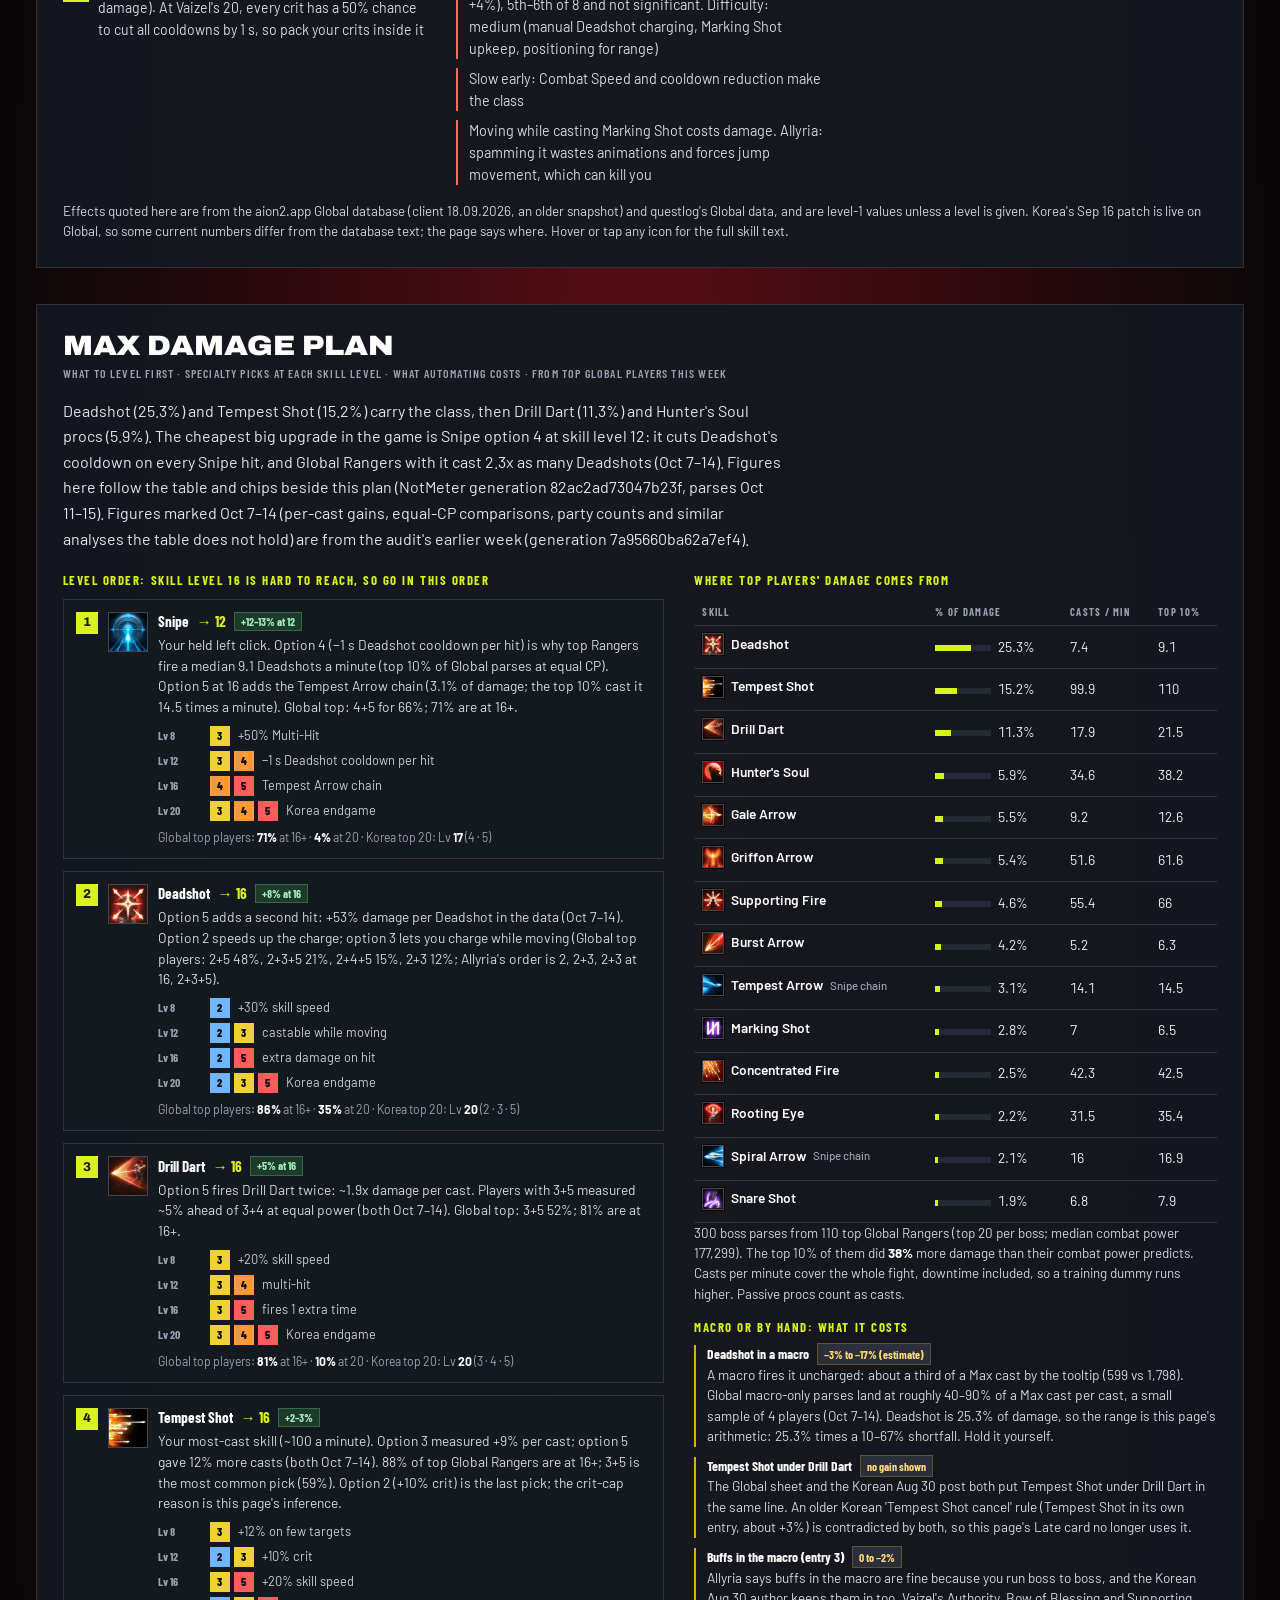
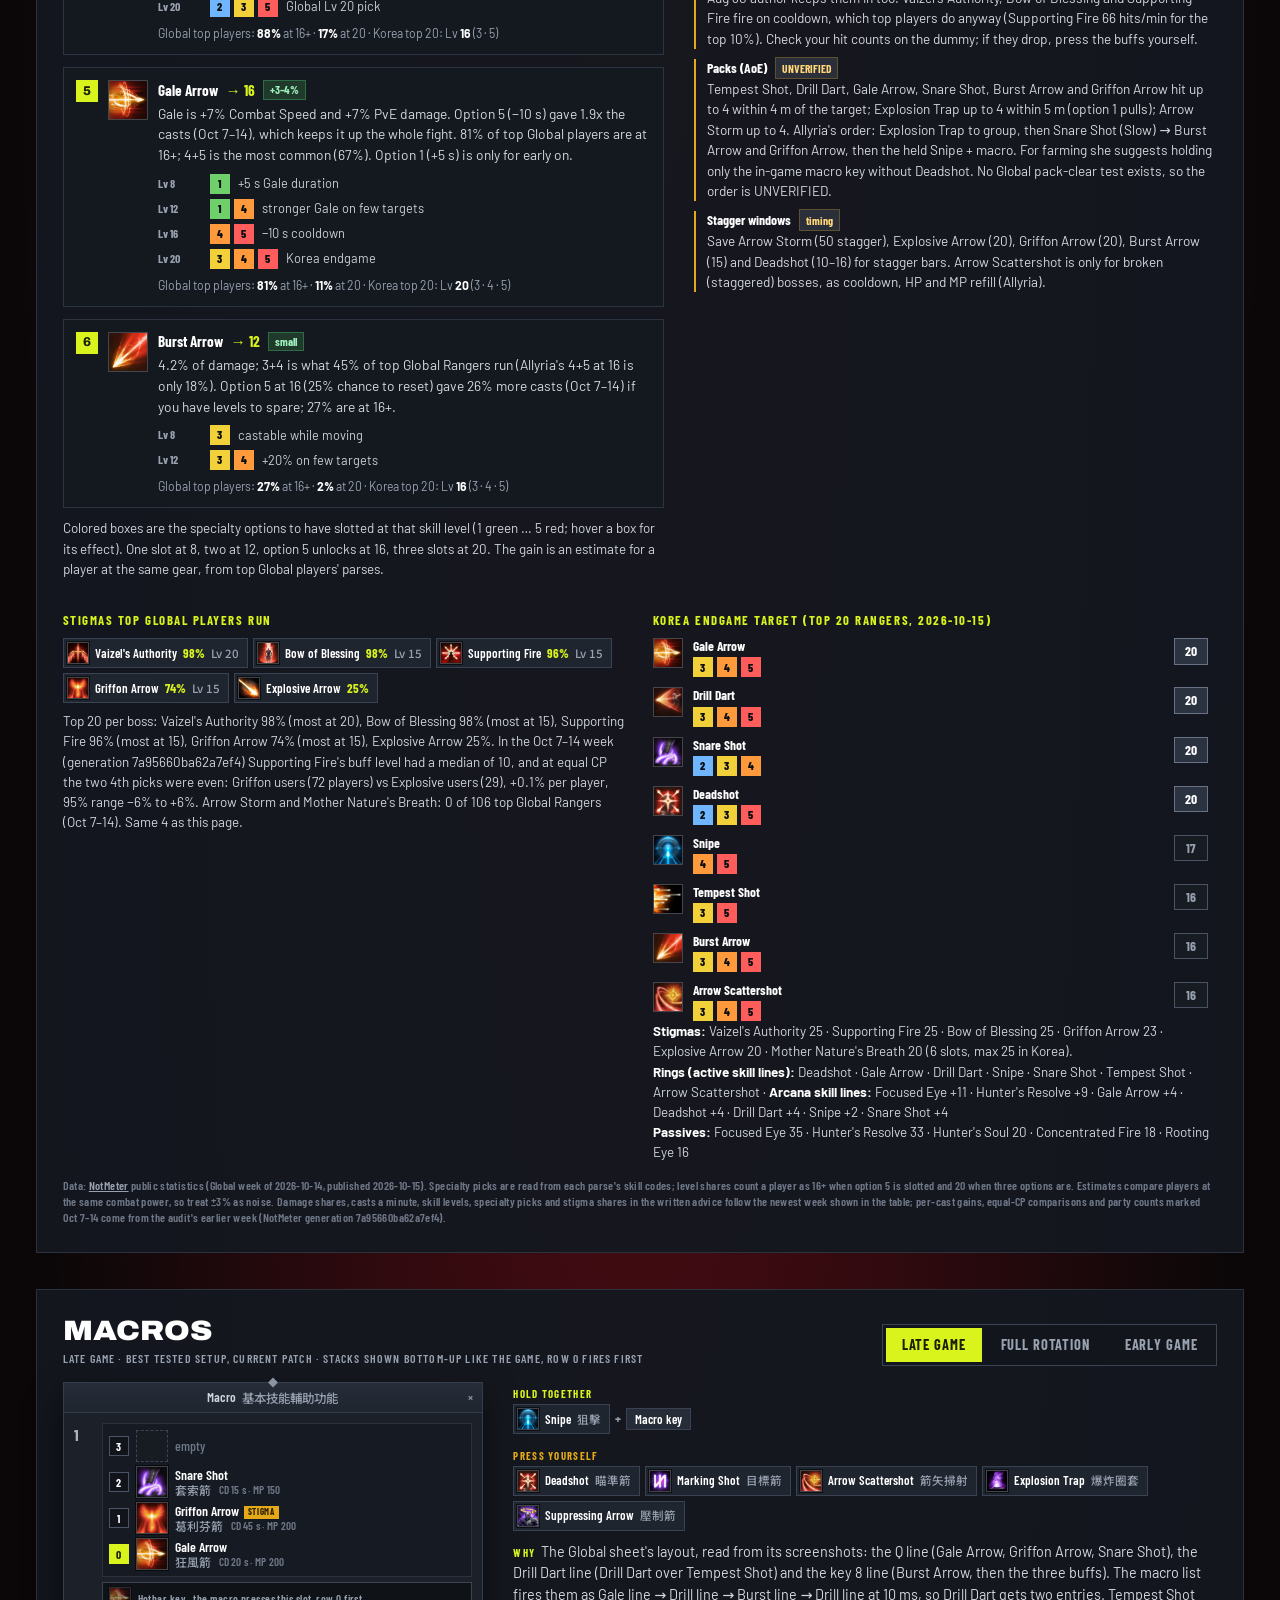
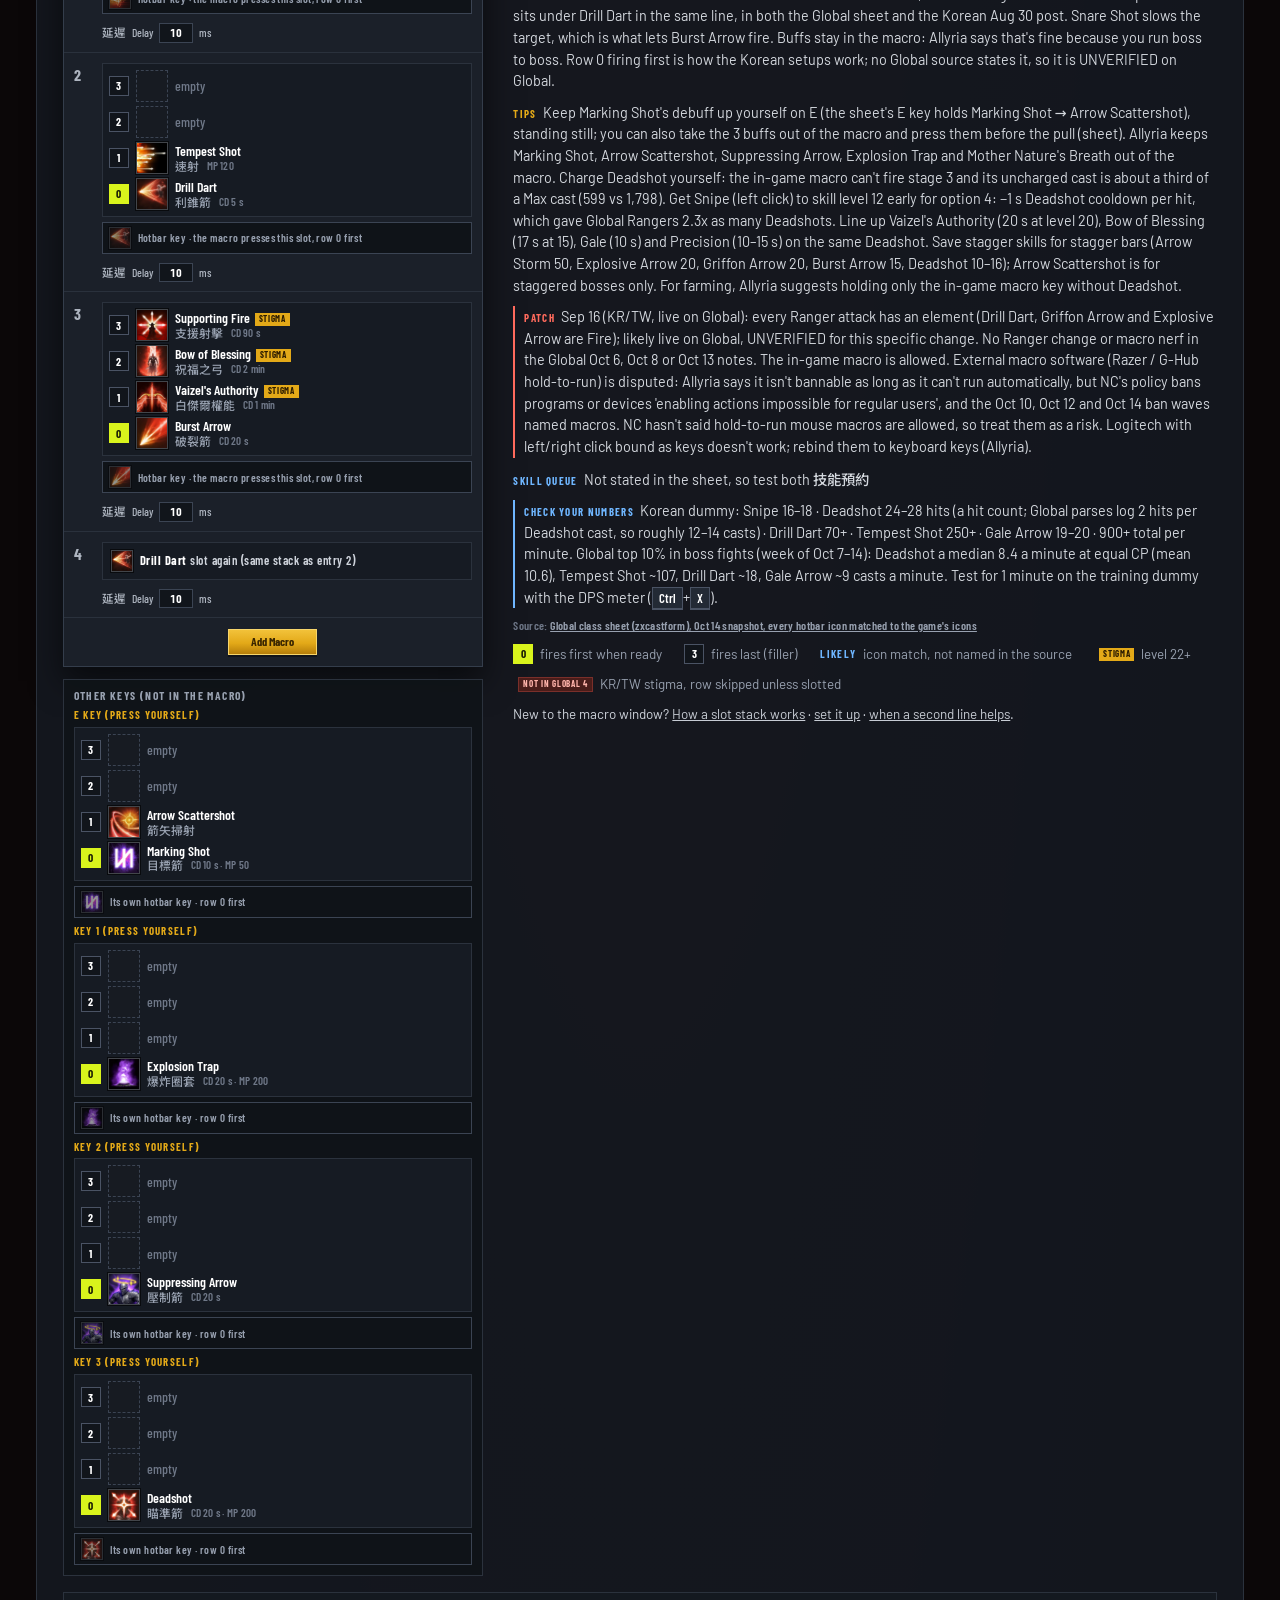
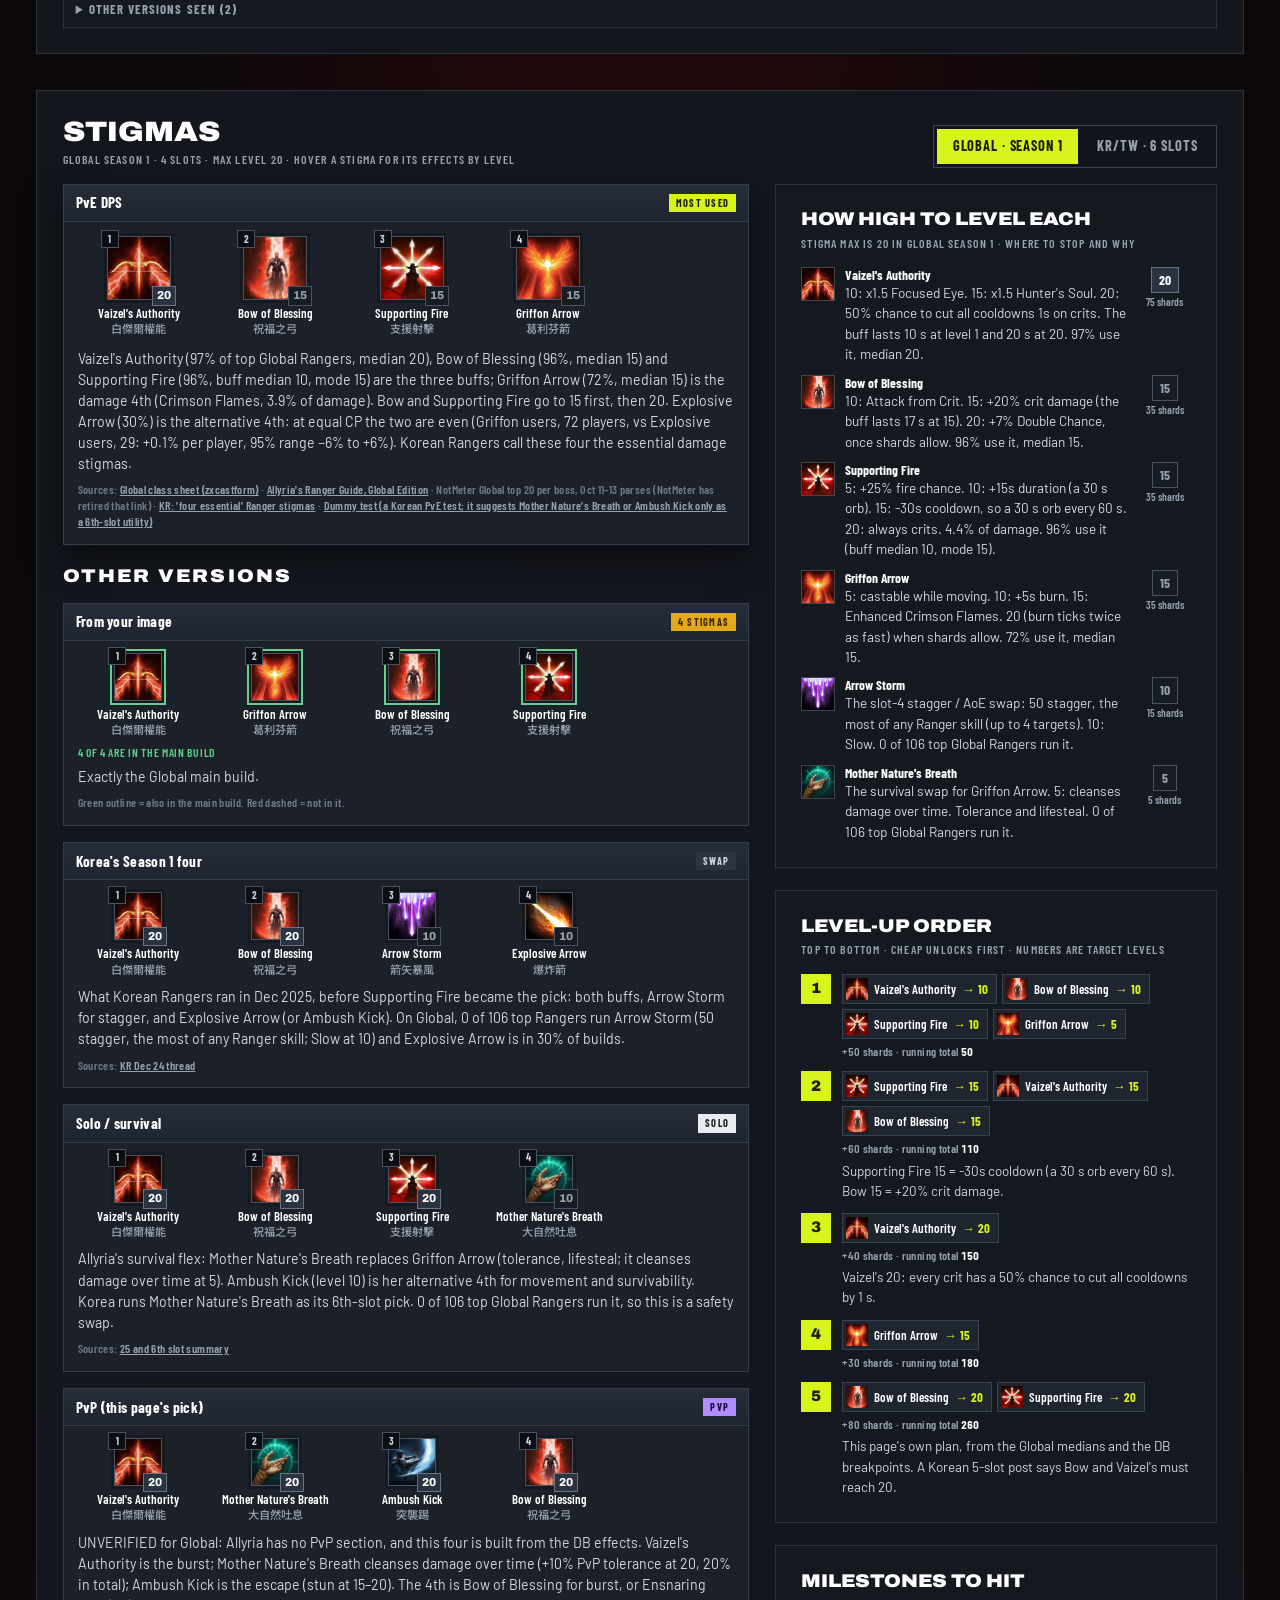
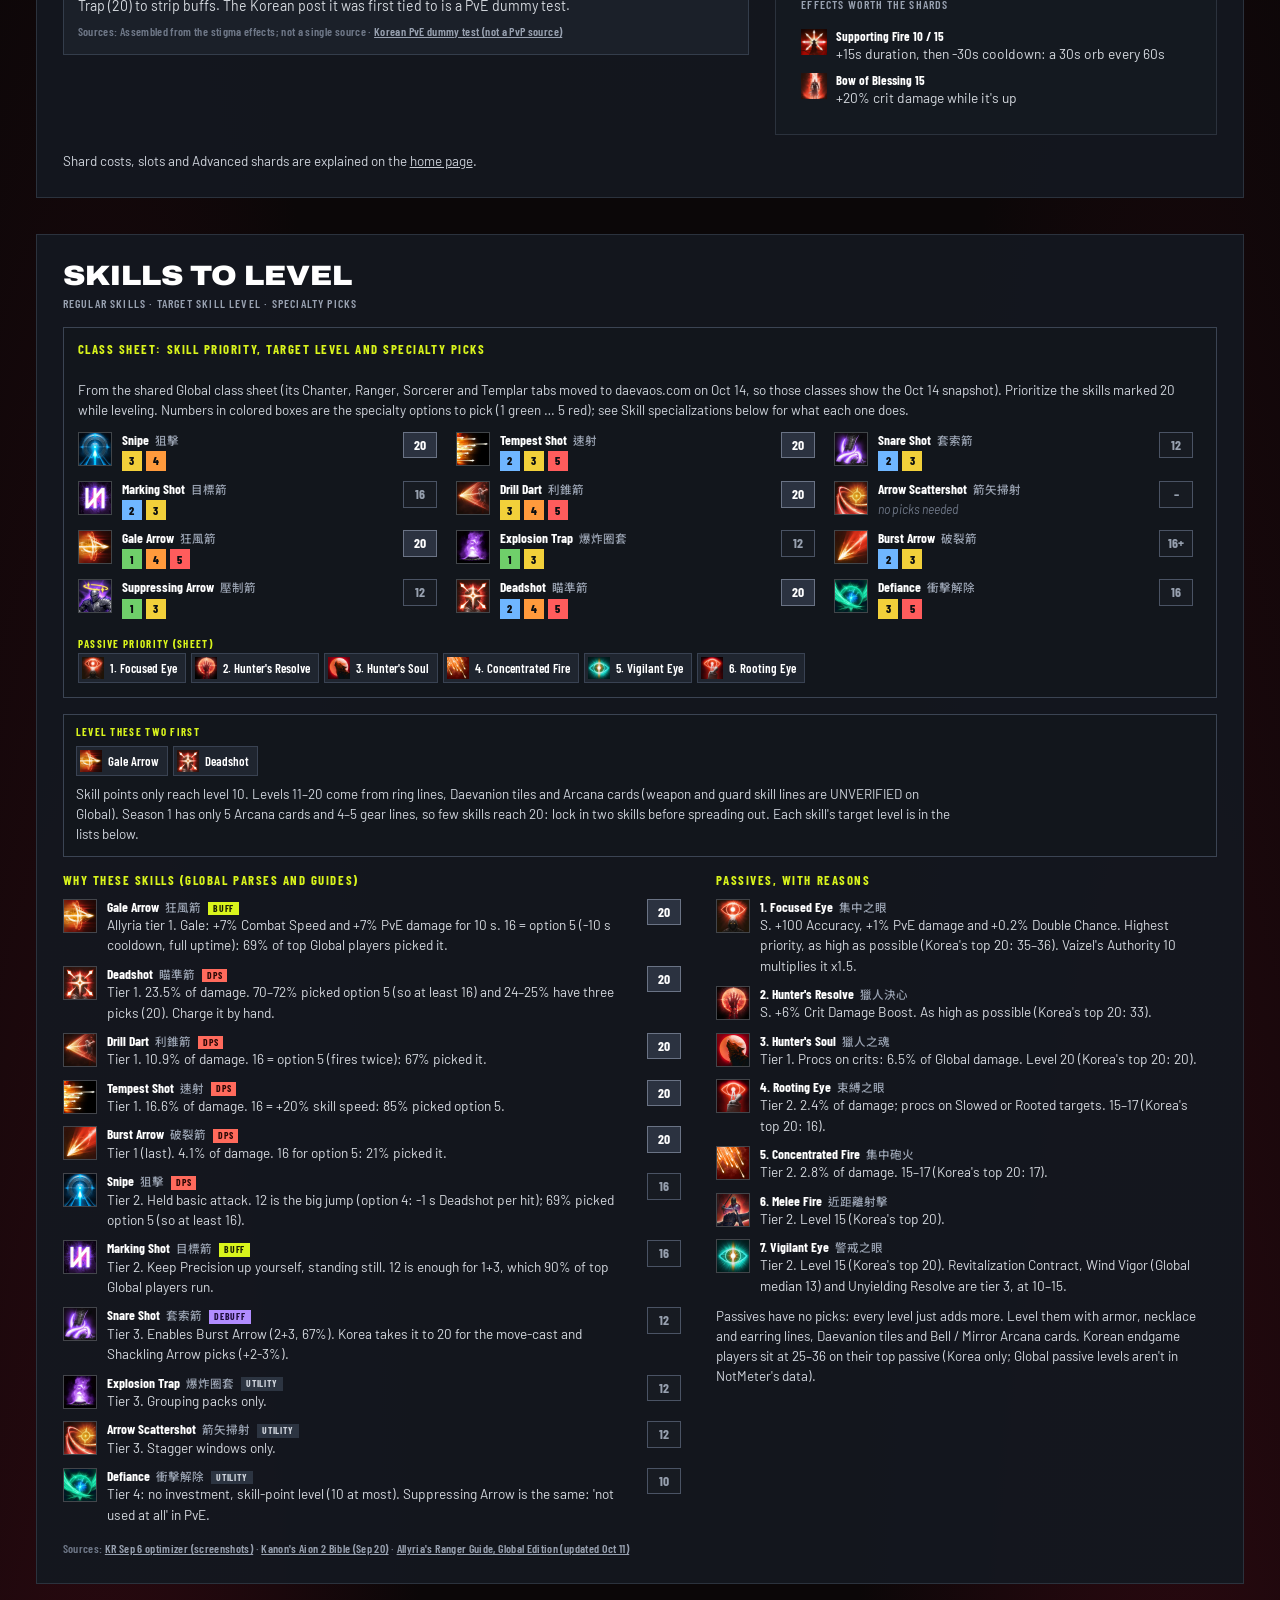
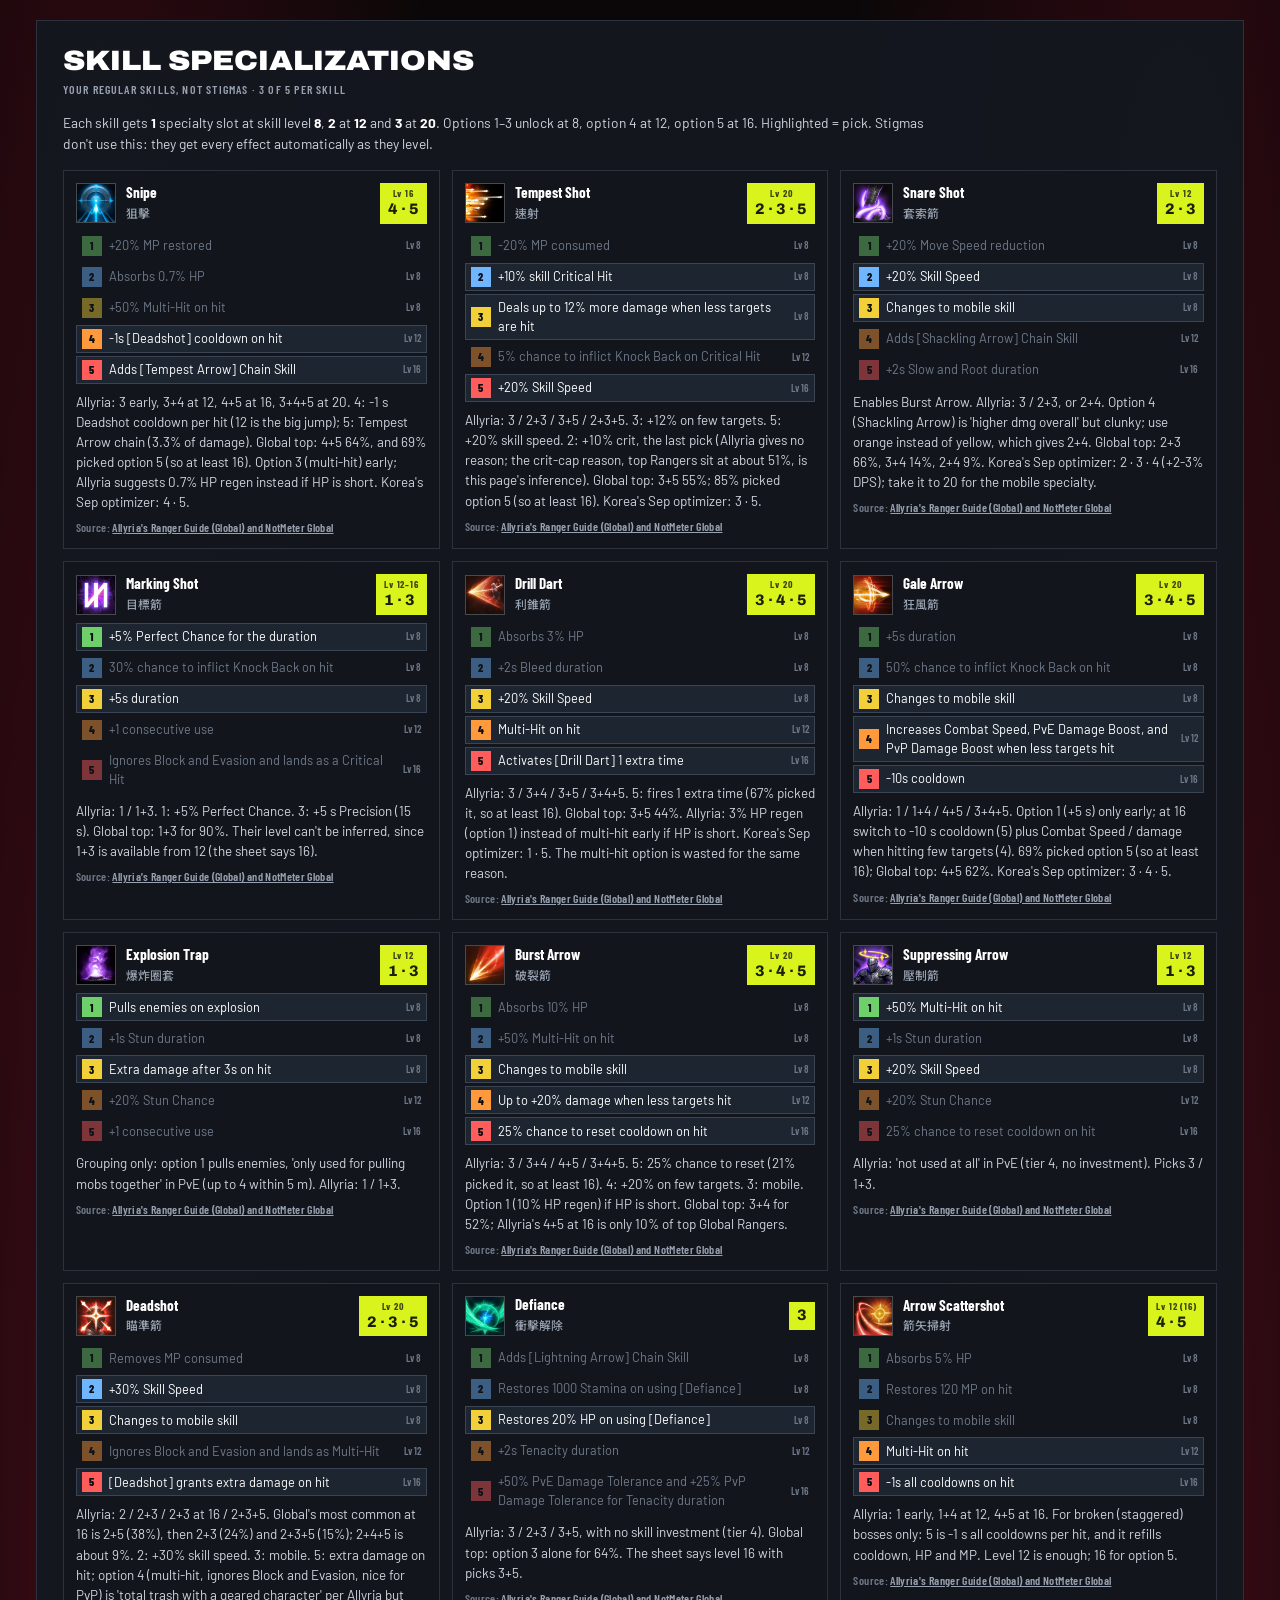
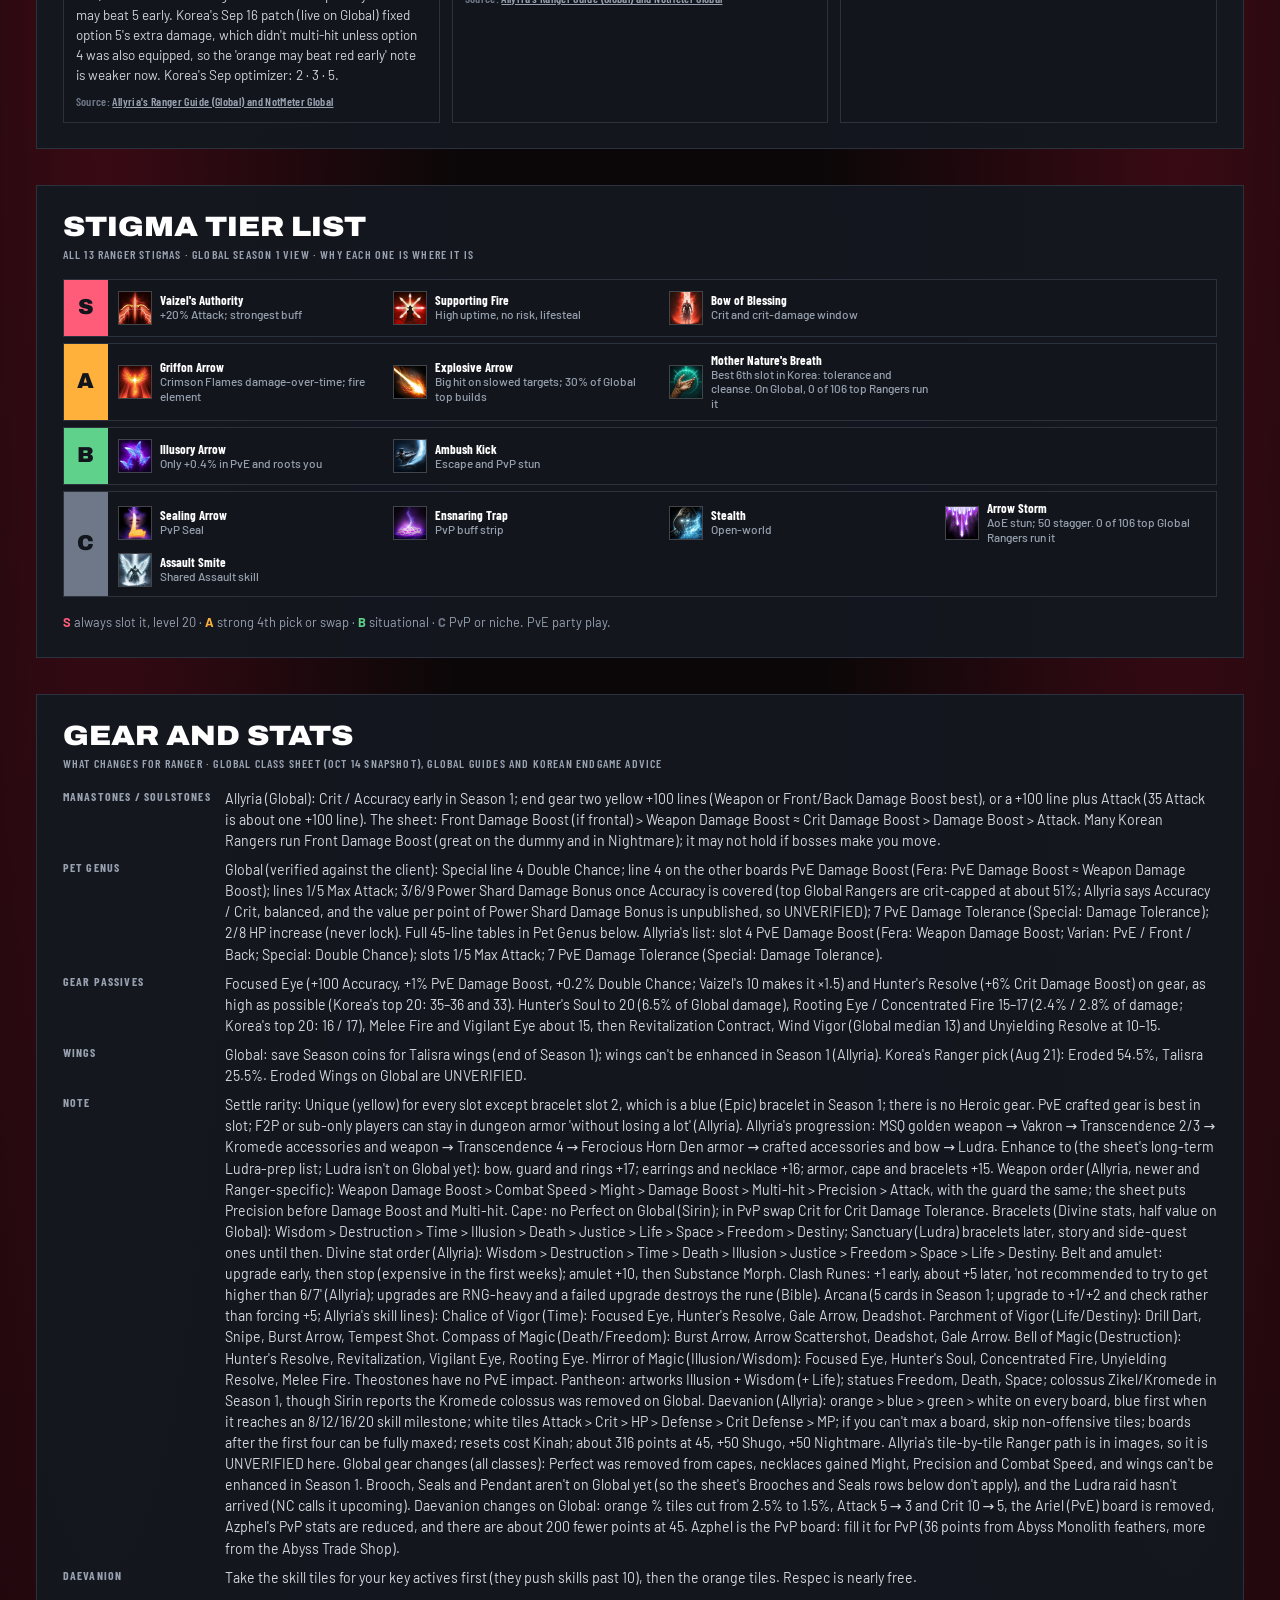
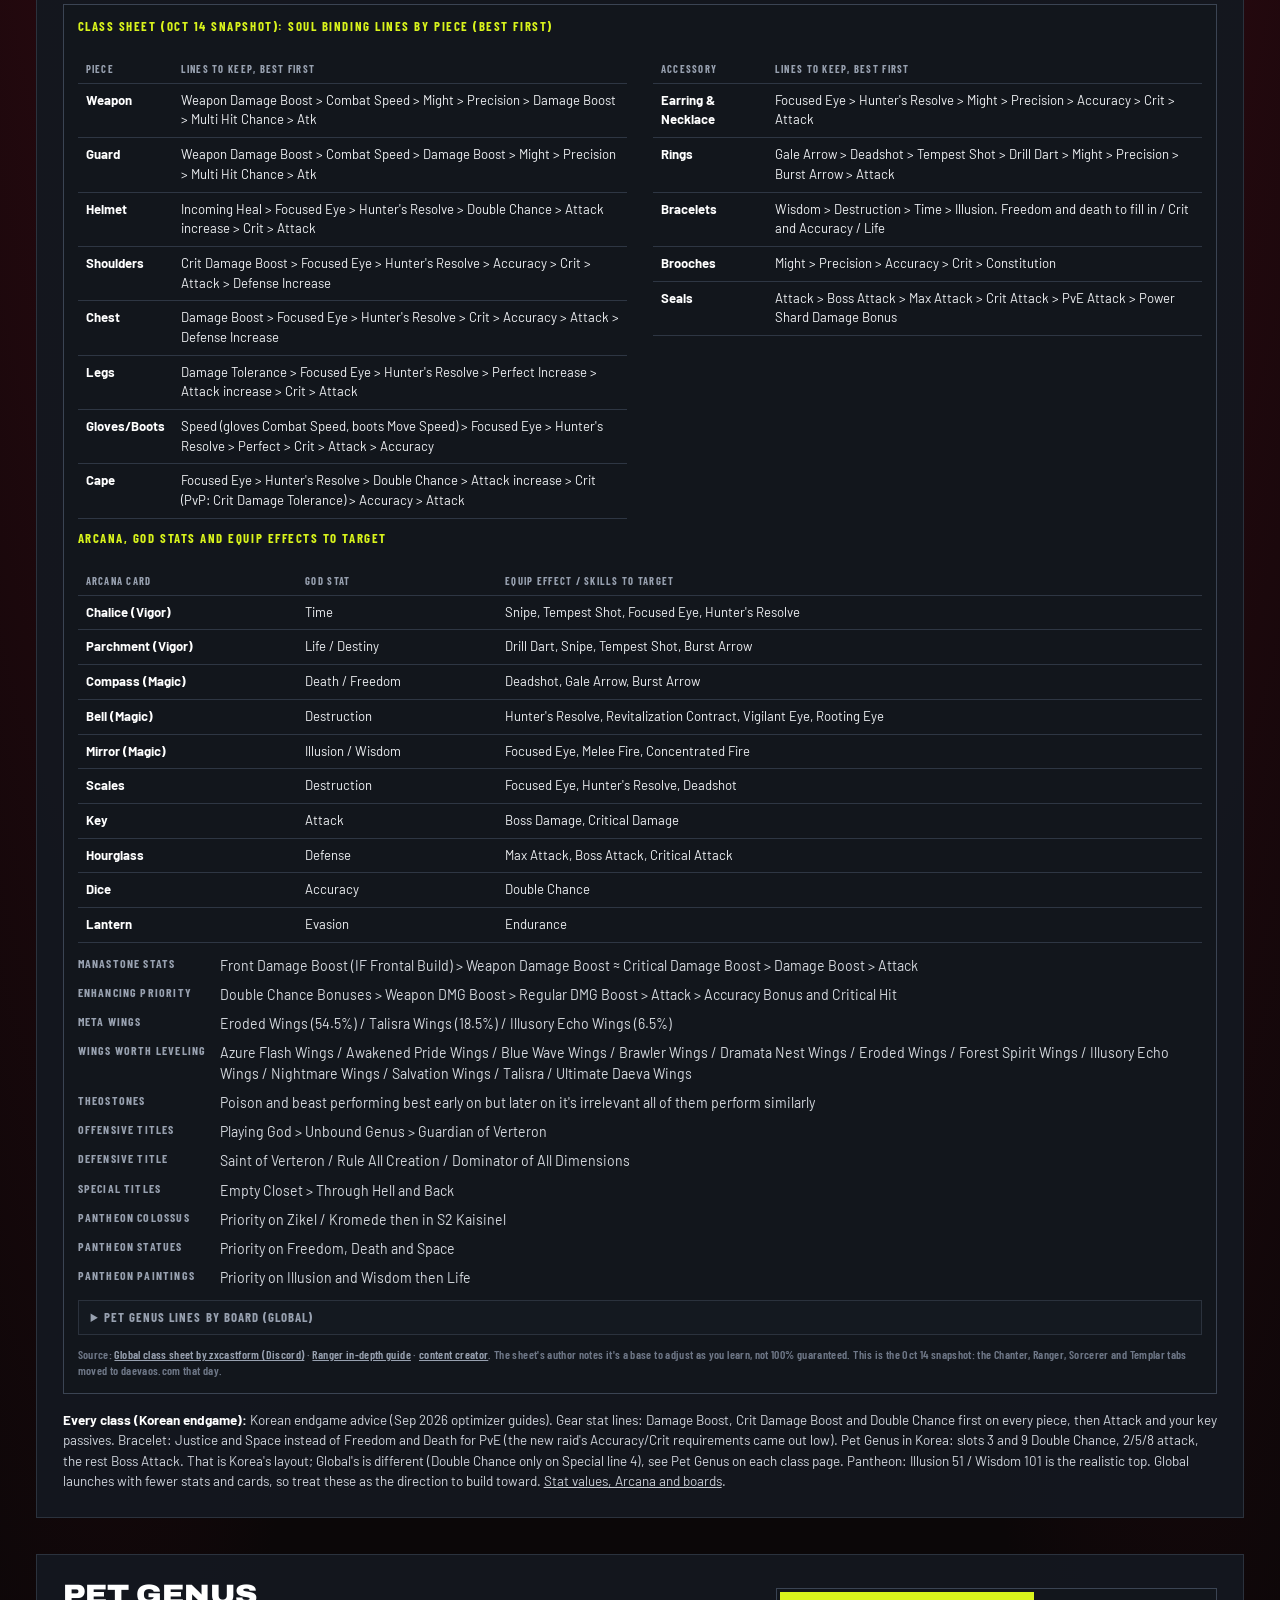
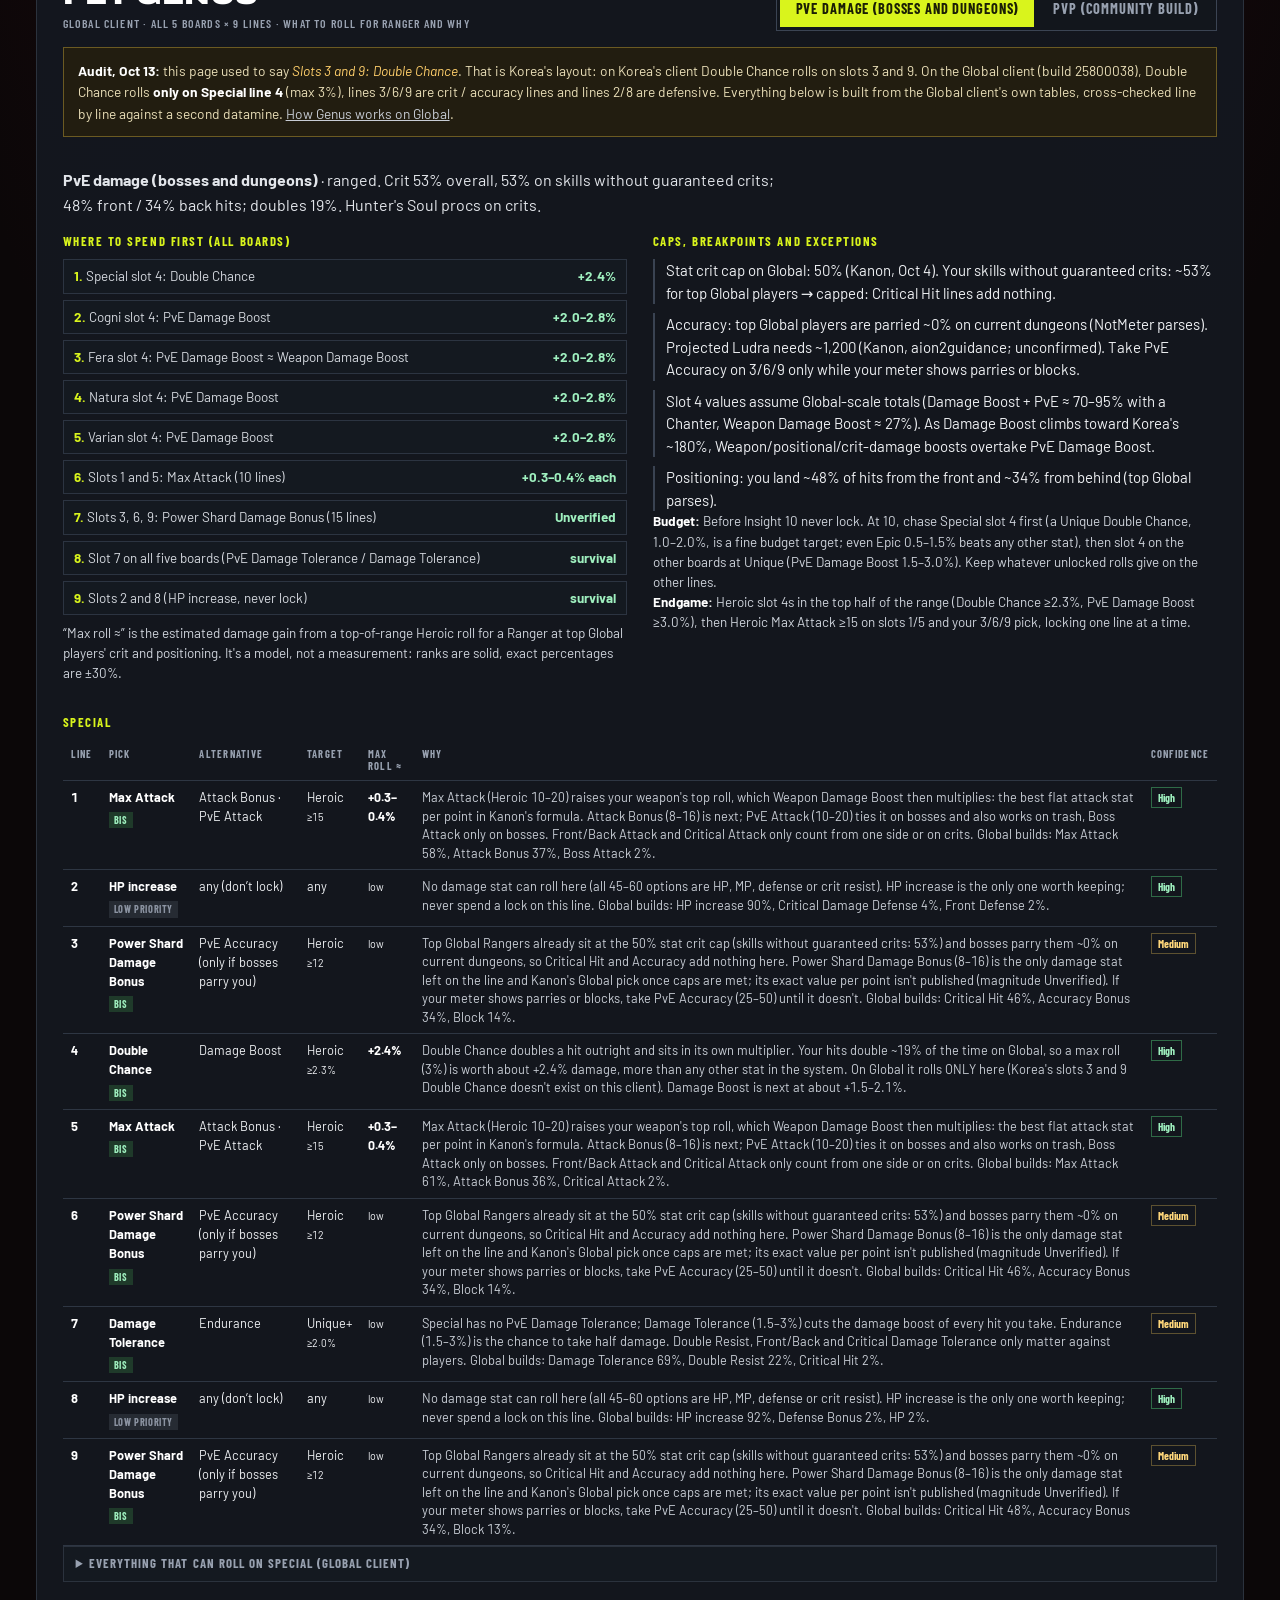
<file: ranger.html>
<!doctype html>
<html lang="en">
<head>
<meta charset="utf-8">
<meta name="viewport" content="width=device-width, initial-scale=1, viewport-fit=cover">
<title>Ranger · Aion 2 Class Guide</title>
<meta name="description" content="Aion 2 Ranger (弓星): Bow sniper: Marking Shot crits, Deadshot charges and the Tempest Shot cancel. Macros, Global Season 1 stigmas, skill levels, specializations, gear and patches.">
<link rel="preconnect" href="https://fonts.googleapis.com">
<link rel="preconnect" href="https://fonts.gstatic.com" crossorigin>
<link rel="stylesheet" href="https://fonts.googleapis.com/css2?family=Archivo:wdth,wght@62..125,500..900&family=Barlow:wght@400;500;600;700&family=Barlow+Condensed:wght@500;600;700&family=Noto+Sans+TC:wght@500;700&display=swap">
<link rel="stylesheet" href="site.css">
</head>
<body data-class="ranger" data-mode="gl">
<div class="wrap">
<nav class="sitenav" aria-label="Classes">
  <a class="home" href="index.html">Home</a>
  <a href="gladiator.html">Gladiator<small>劍星</small></a>
  <a href="templar.html">Templar<small>守護星</small></a>
  <a href="assassin.html">Assassin<small>殺星</small></a>
  <a href="ranger.html" aria-current="page">Ranger<small>弓星</small></a>
  <a href="sorcerer.html">Sorcerer<small>魔道星</small></a>
  <a href="spiritmaster.html">Spiritmaster<small>精靈星</small></a>
  <a href="cleric.html">Cleric<small>治癒星</small></a>
  <a href="chanter.html">Chanter<small>護法星</small></a>
</nav>

<header>
  <h1 id="h1">Ranger<span class="tc">弓星</span></h1>
  <div class="role" id="role">Bow · ranged DPS</div>
  <p class="sub" id="glance">Bow sniper: Marking Shot crits, Deadshot charges and the Tempest Shot cancel.</p>
  <div class="stamp" id="stamp"></div>
  <p class="notice" id="notice" hidden></p>
</header>

<nav class="secnav" id="secnav" aria-label="On this page">
  <a href="#overview">Overview</a>
  <a href="#plan">Max damage</a>
  <a href="#macros">Macros</a>
  <a href="#stigmas">Stigmas</a>
  <a href="#skills">Skills</a>
  <a href="#specs">Specializations</a>
  <a href="#tiers">Tier list</a>
  <a href="#gear">Gear</a>
  <a href="#genus">Pet Genus</a>
  <a href="#patches">Patches</a>
</nav>

<main id="view" style="display:grid;gap:clamp(22px,3vw,36px)"><p class="loading">Loading Ranger…</p></main>

<footer>
  <p><b style="color:#fff">How this was checked.</b> Macros come from the newest Korean Inven class guides and the replies under them, checked against Taiwanese guides and in-game screenshots (rows marked “likely” were matched by icon). Global Season 1 stigma builds use what Korean players ran in their own 4-slot, level-20 season, updated for the Global client's balance. The Max damage plan reads top Global players' boss parses and Korea's top-20 builds from NotMeter's public statistics. Skill names, icons, cooldowns and effects come from the aion2.app game-client database (Global). Every card links its source. Skill icons and names © NC; this is a fan-made reference.</p>
  <p><a href="index.html">← All classes and the basics</a></p>
</footer>
</div>
<script src="class.js" charset="utf-8"></script>
</body>
</html>
</file>
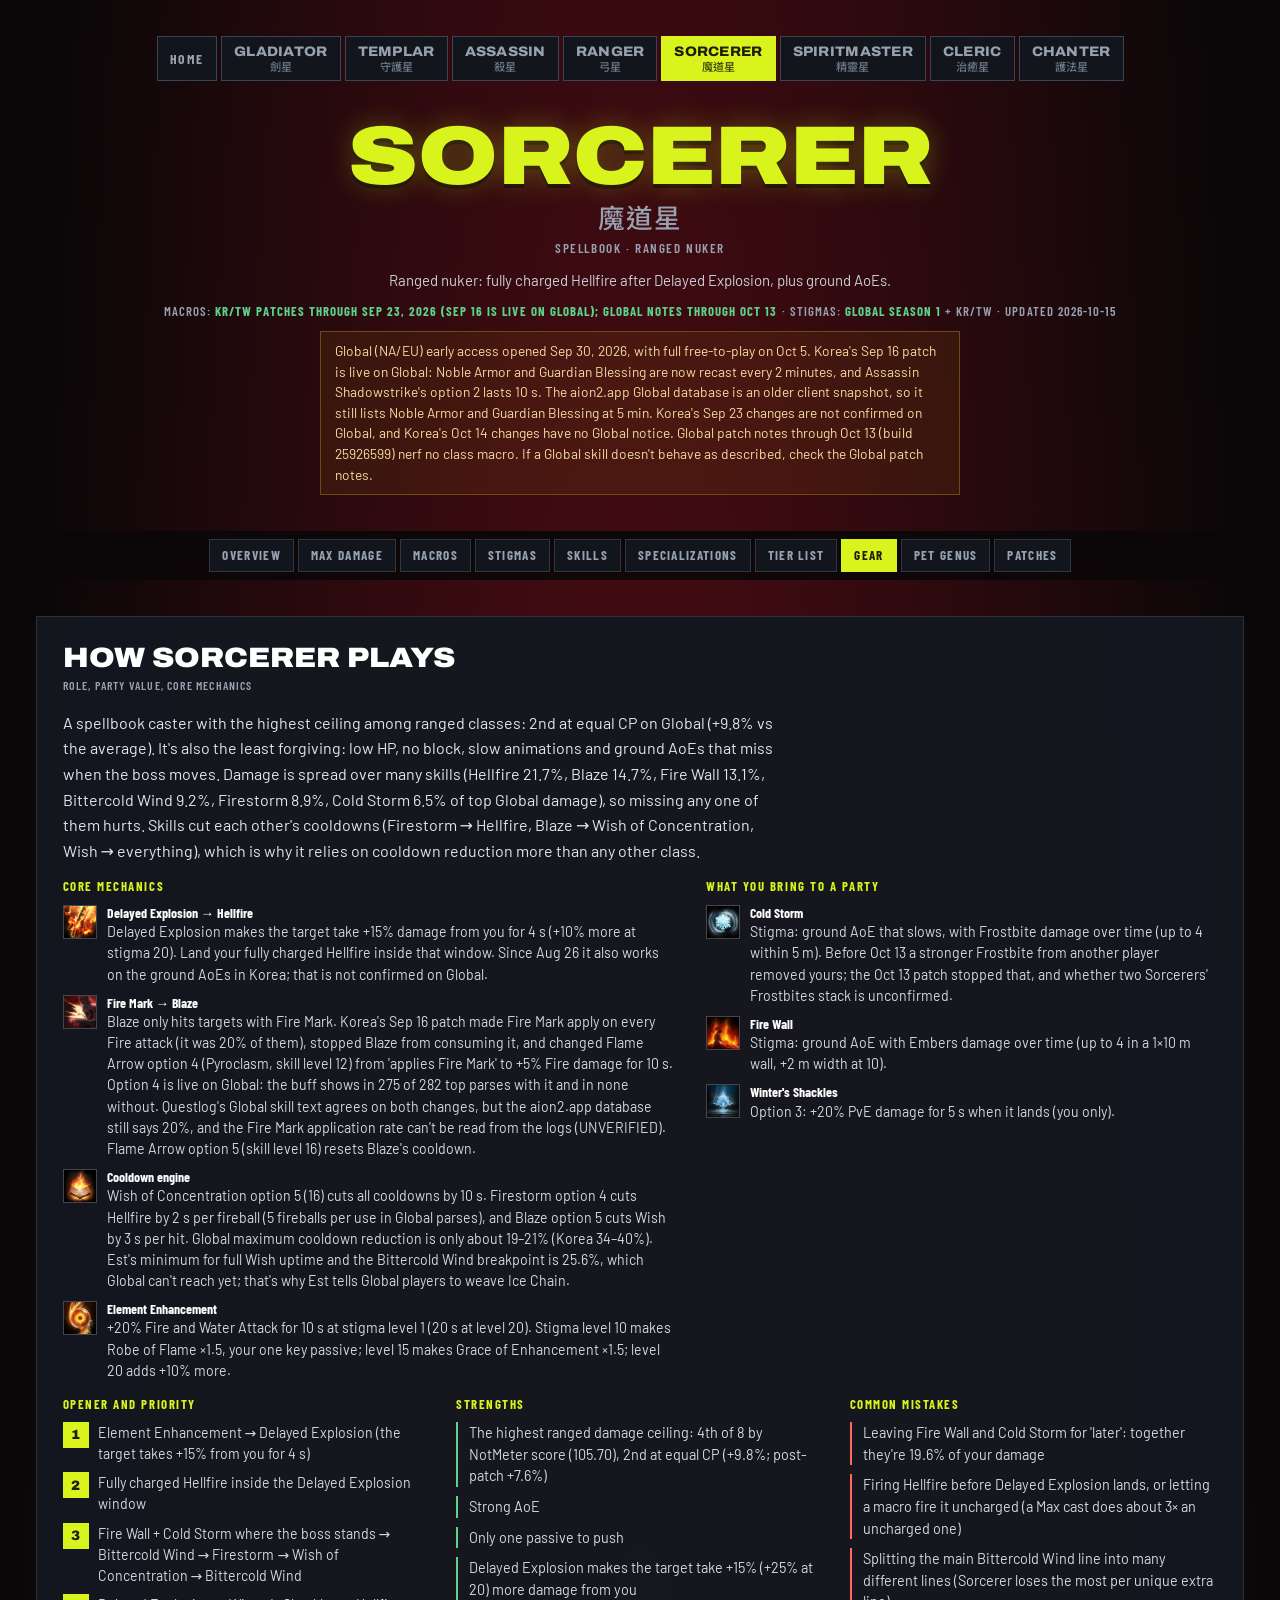
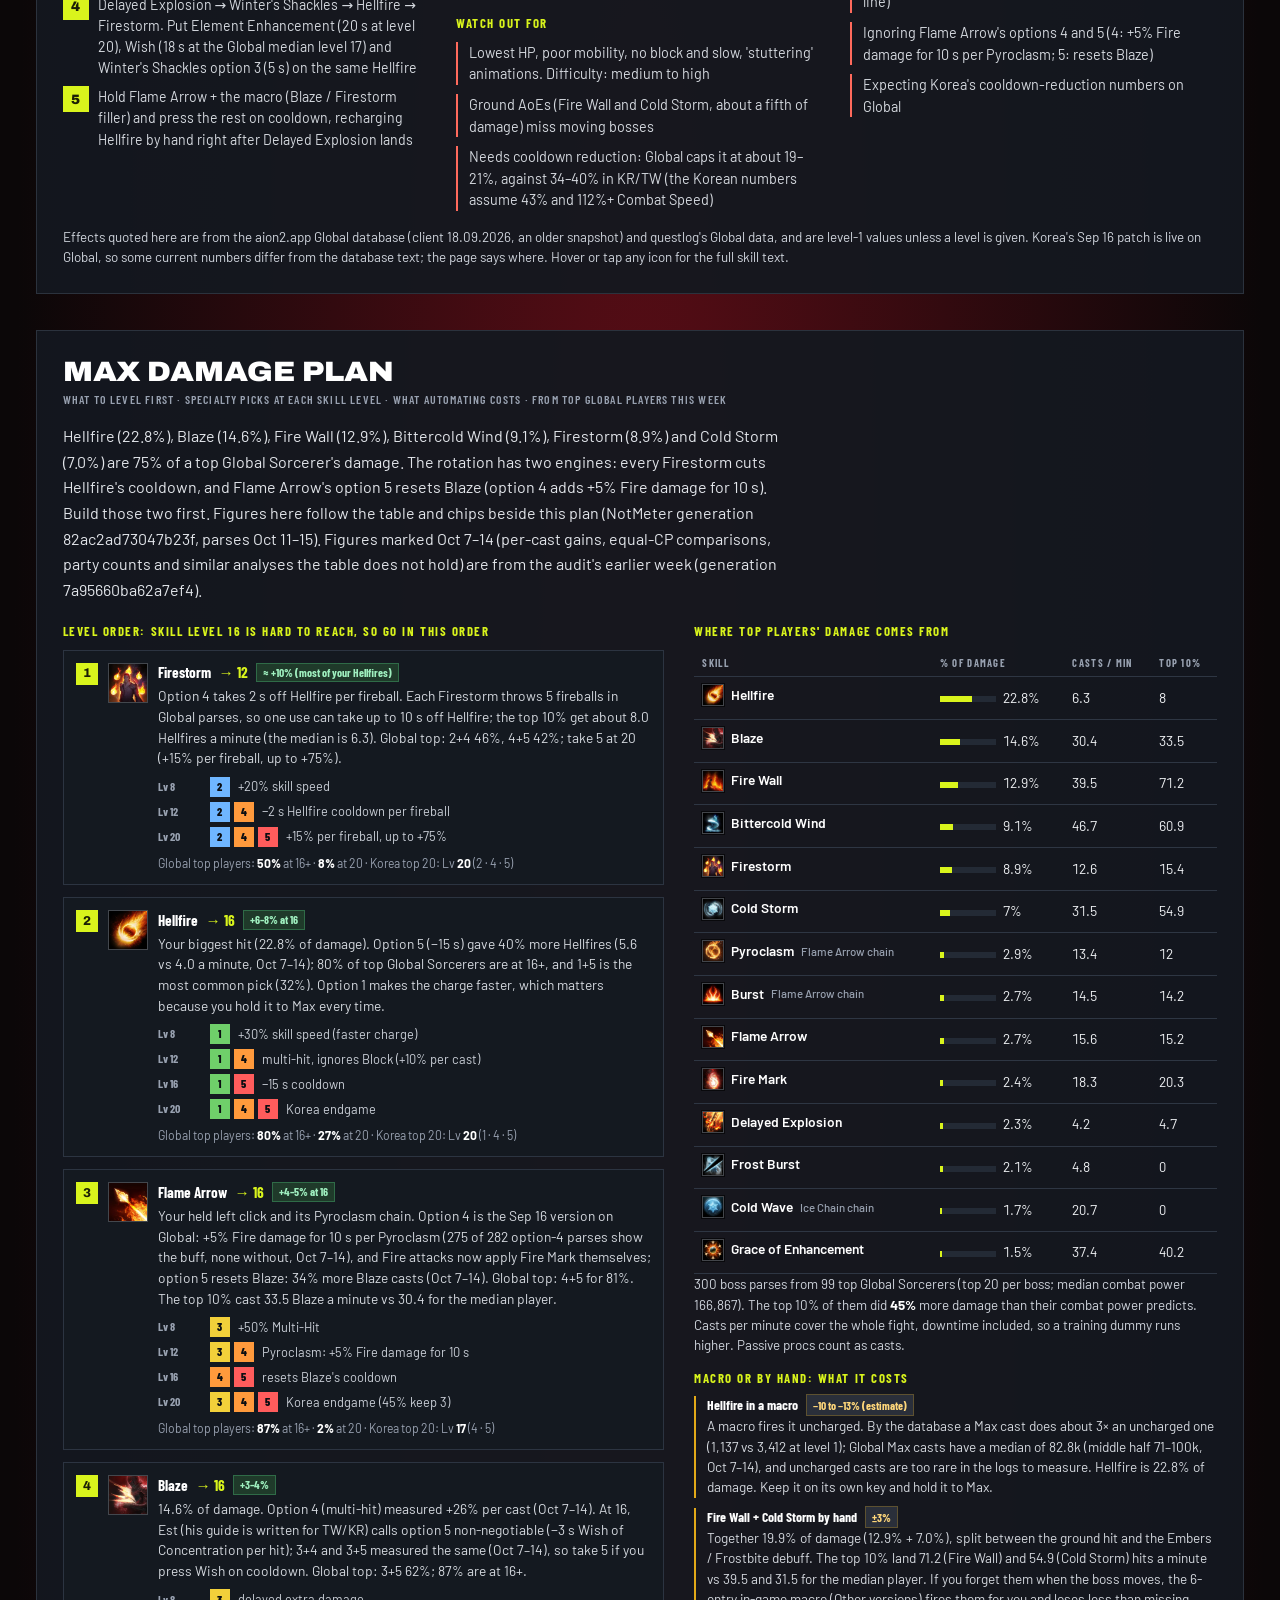
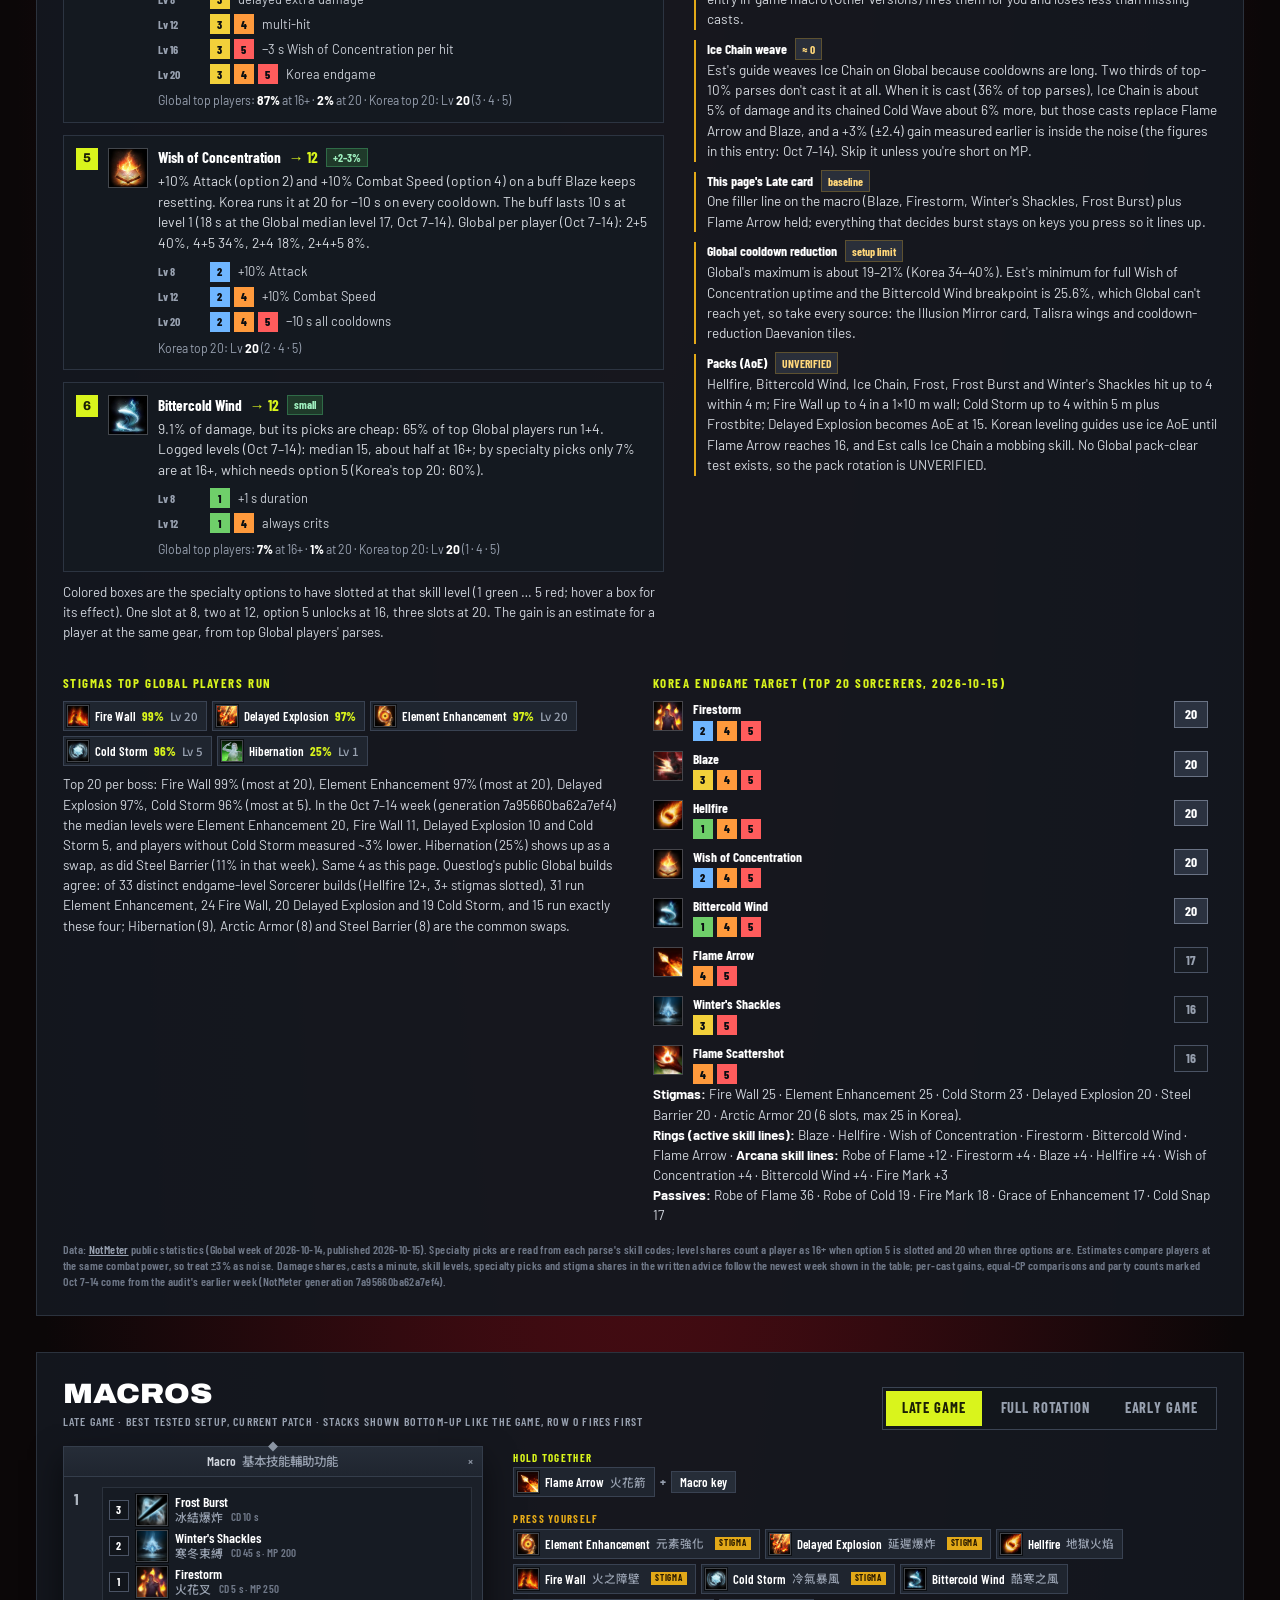
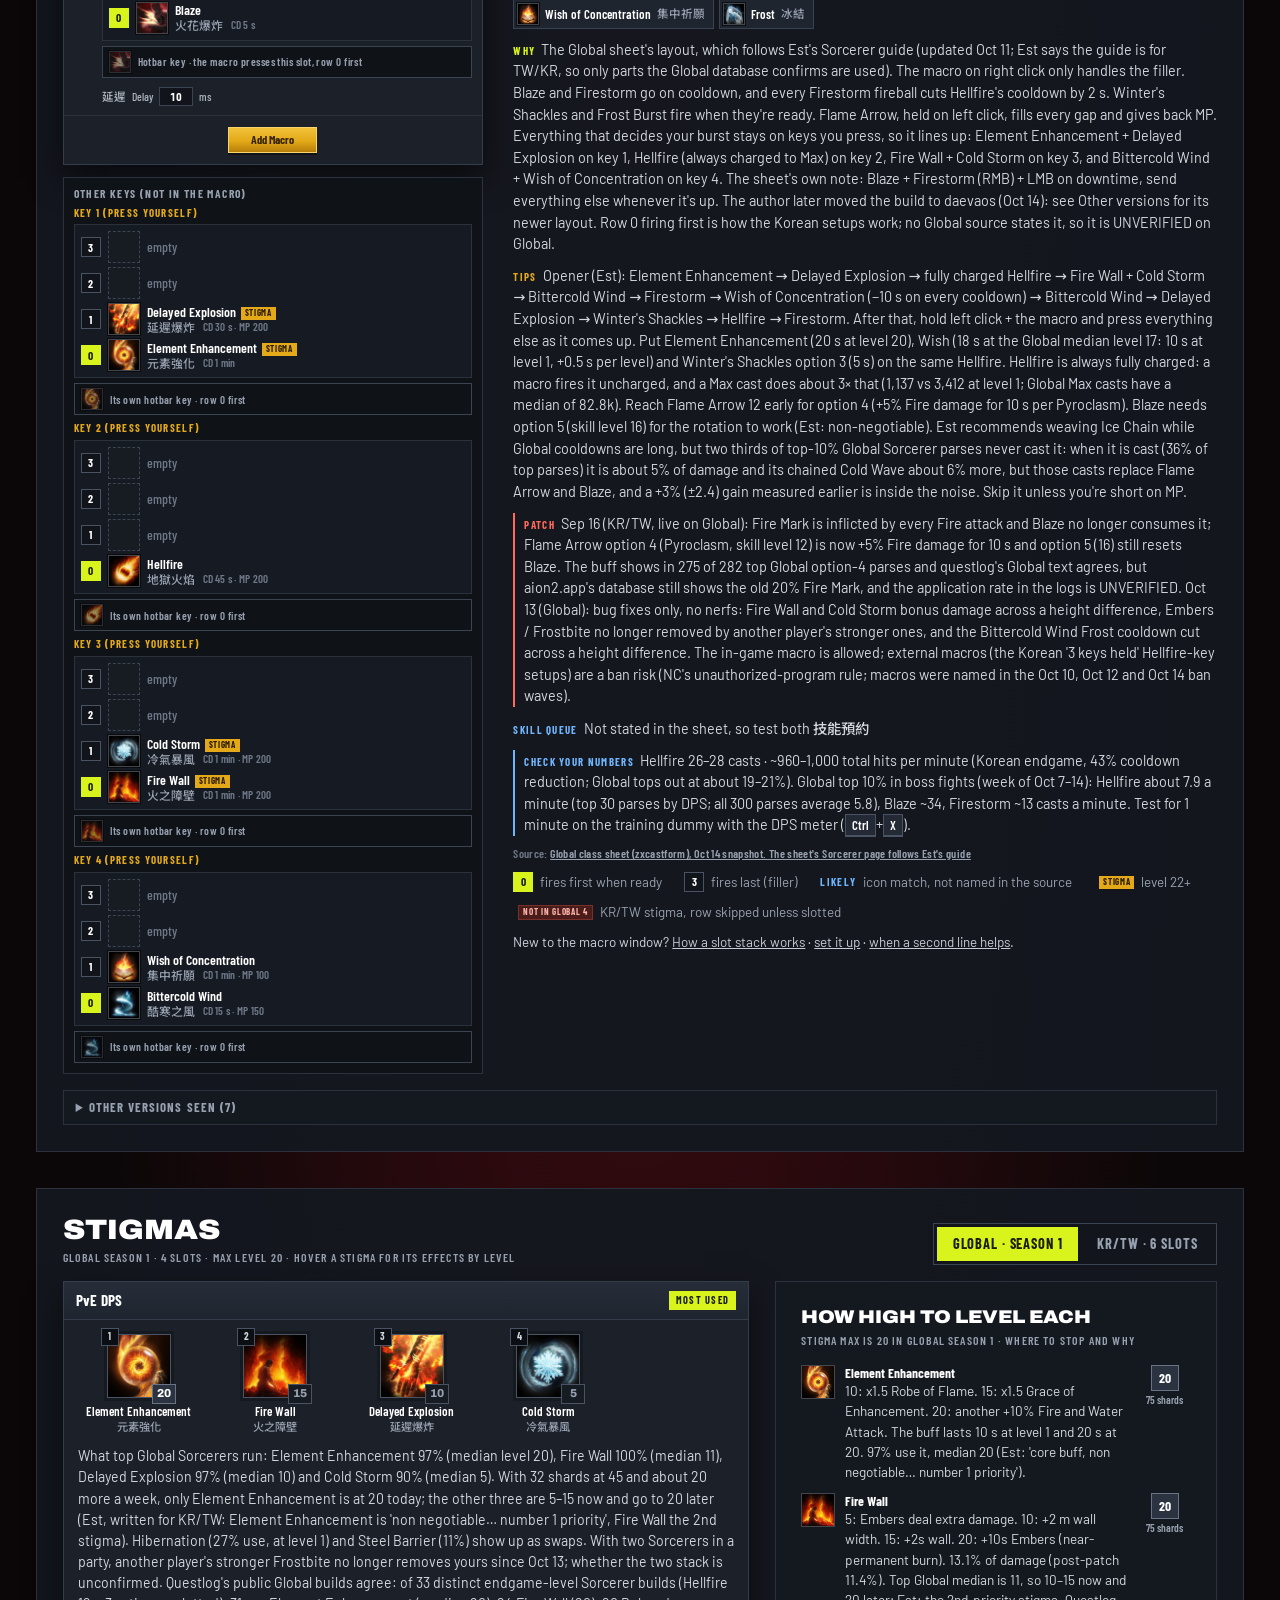
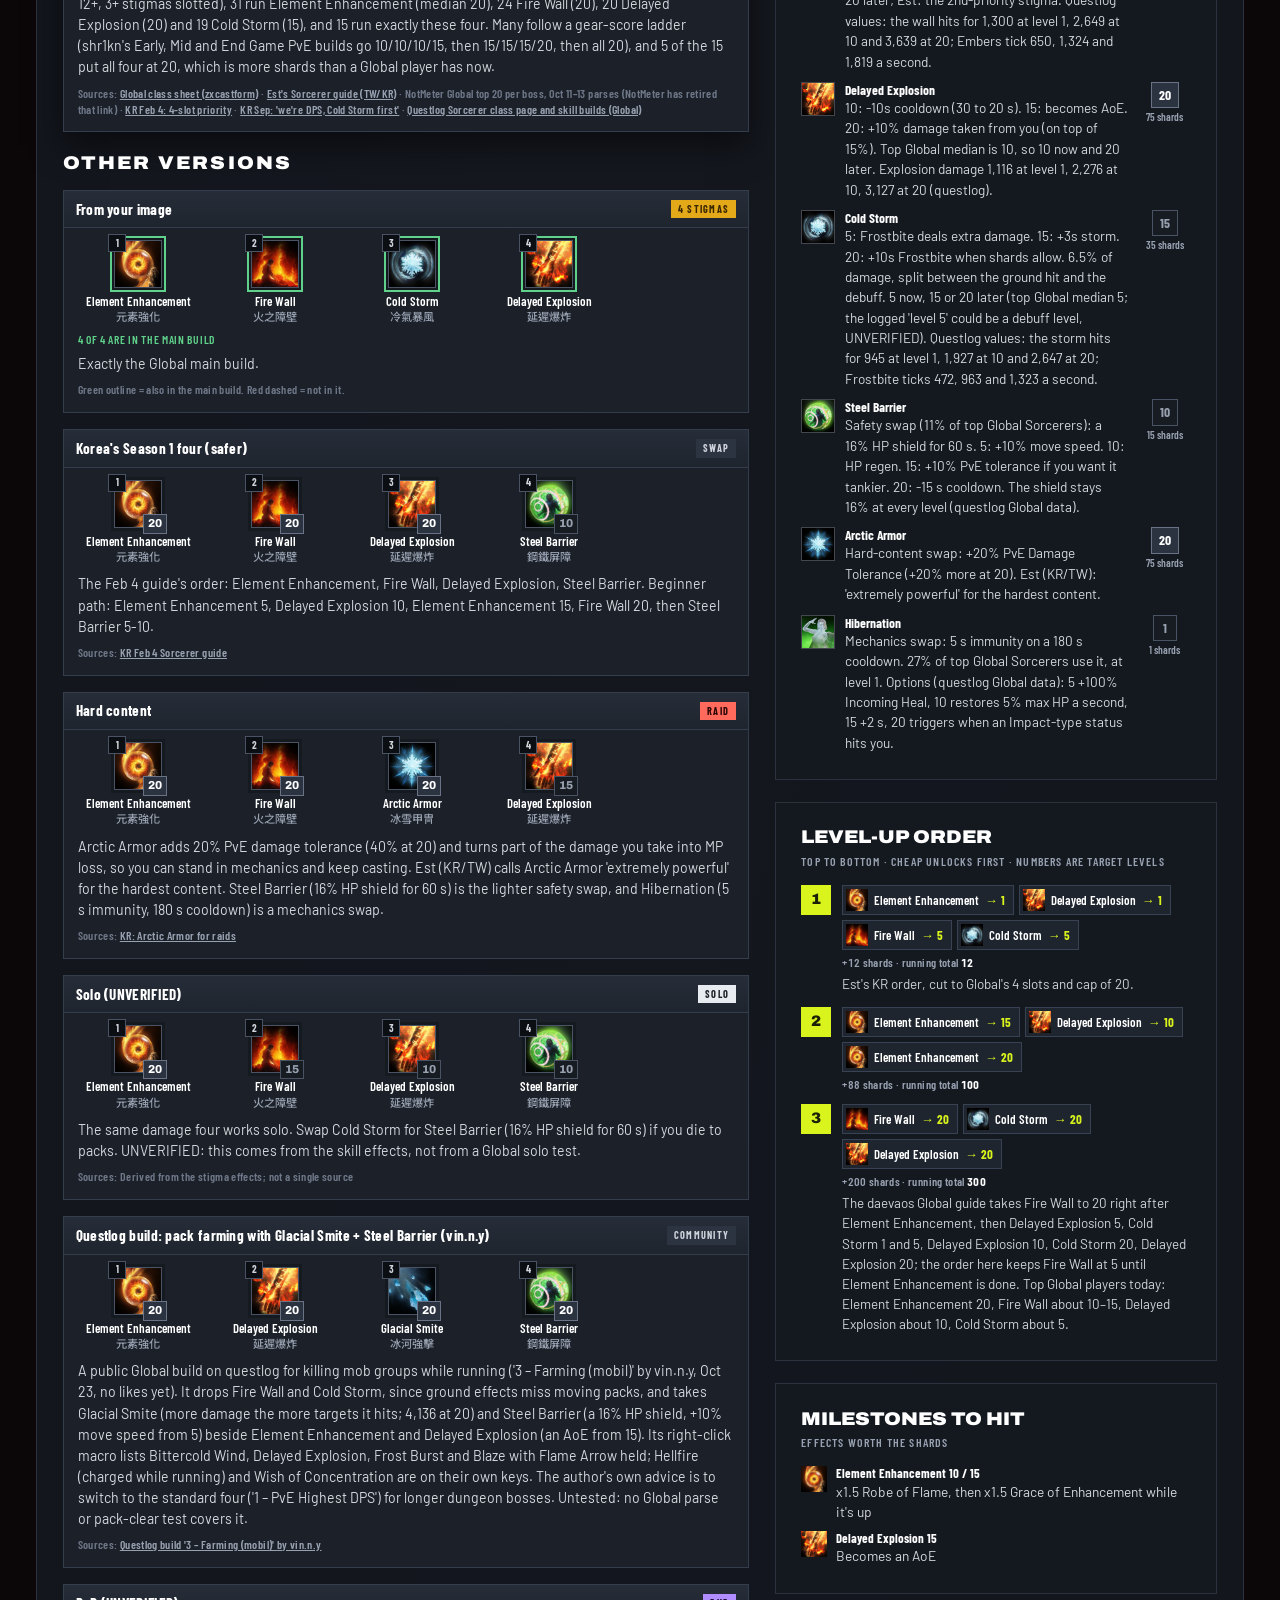
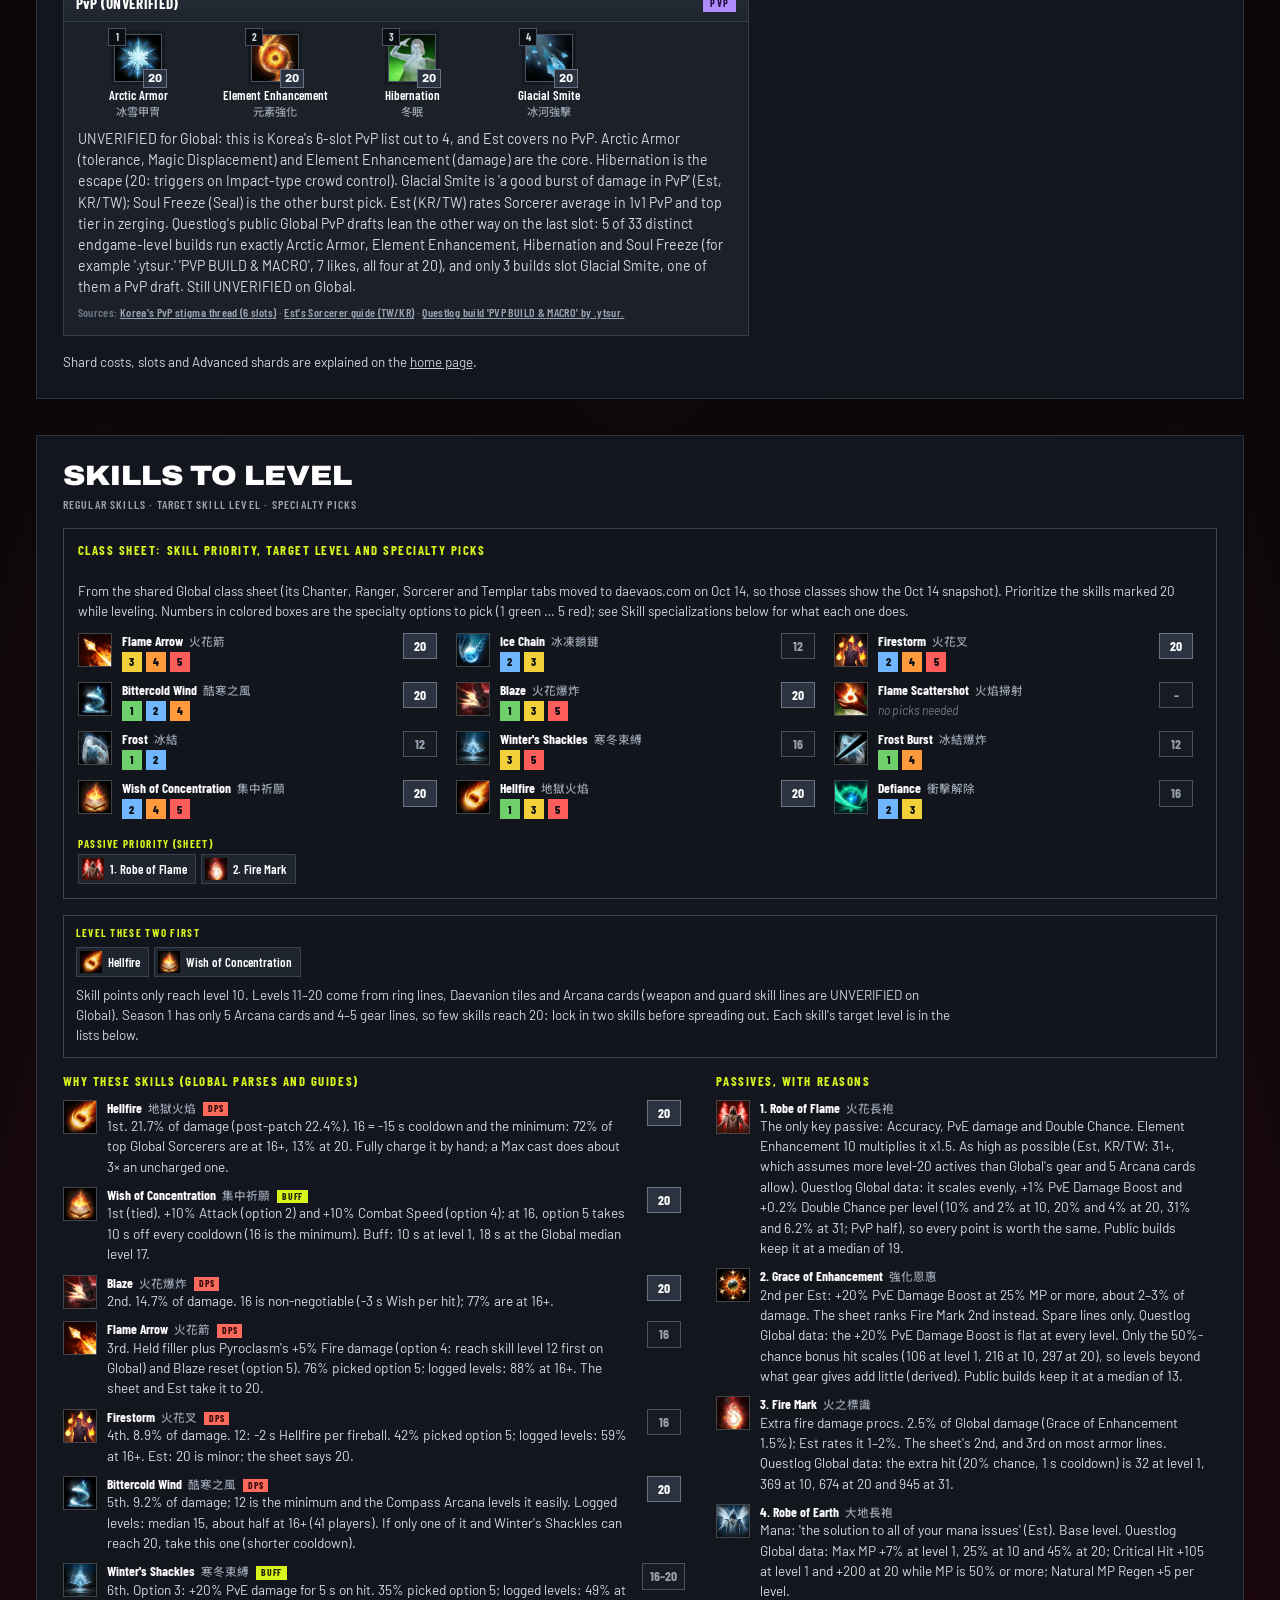
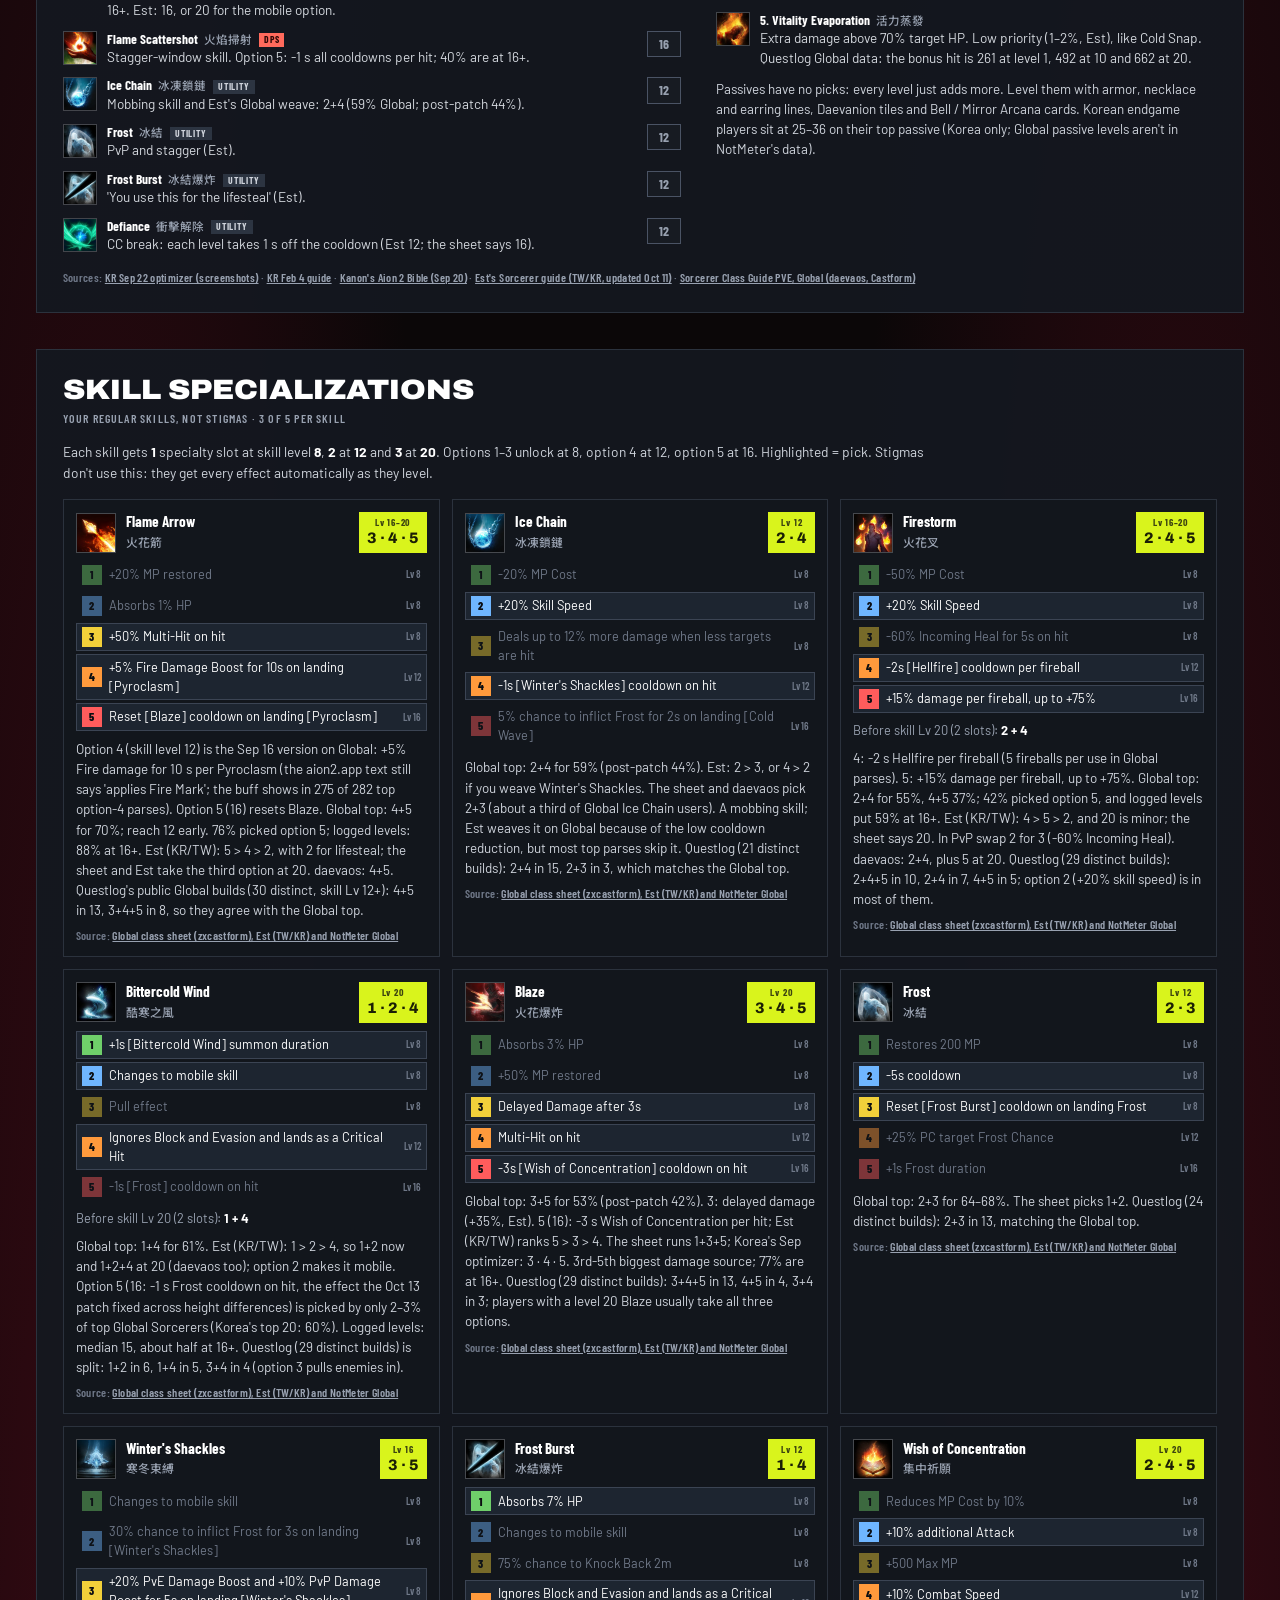
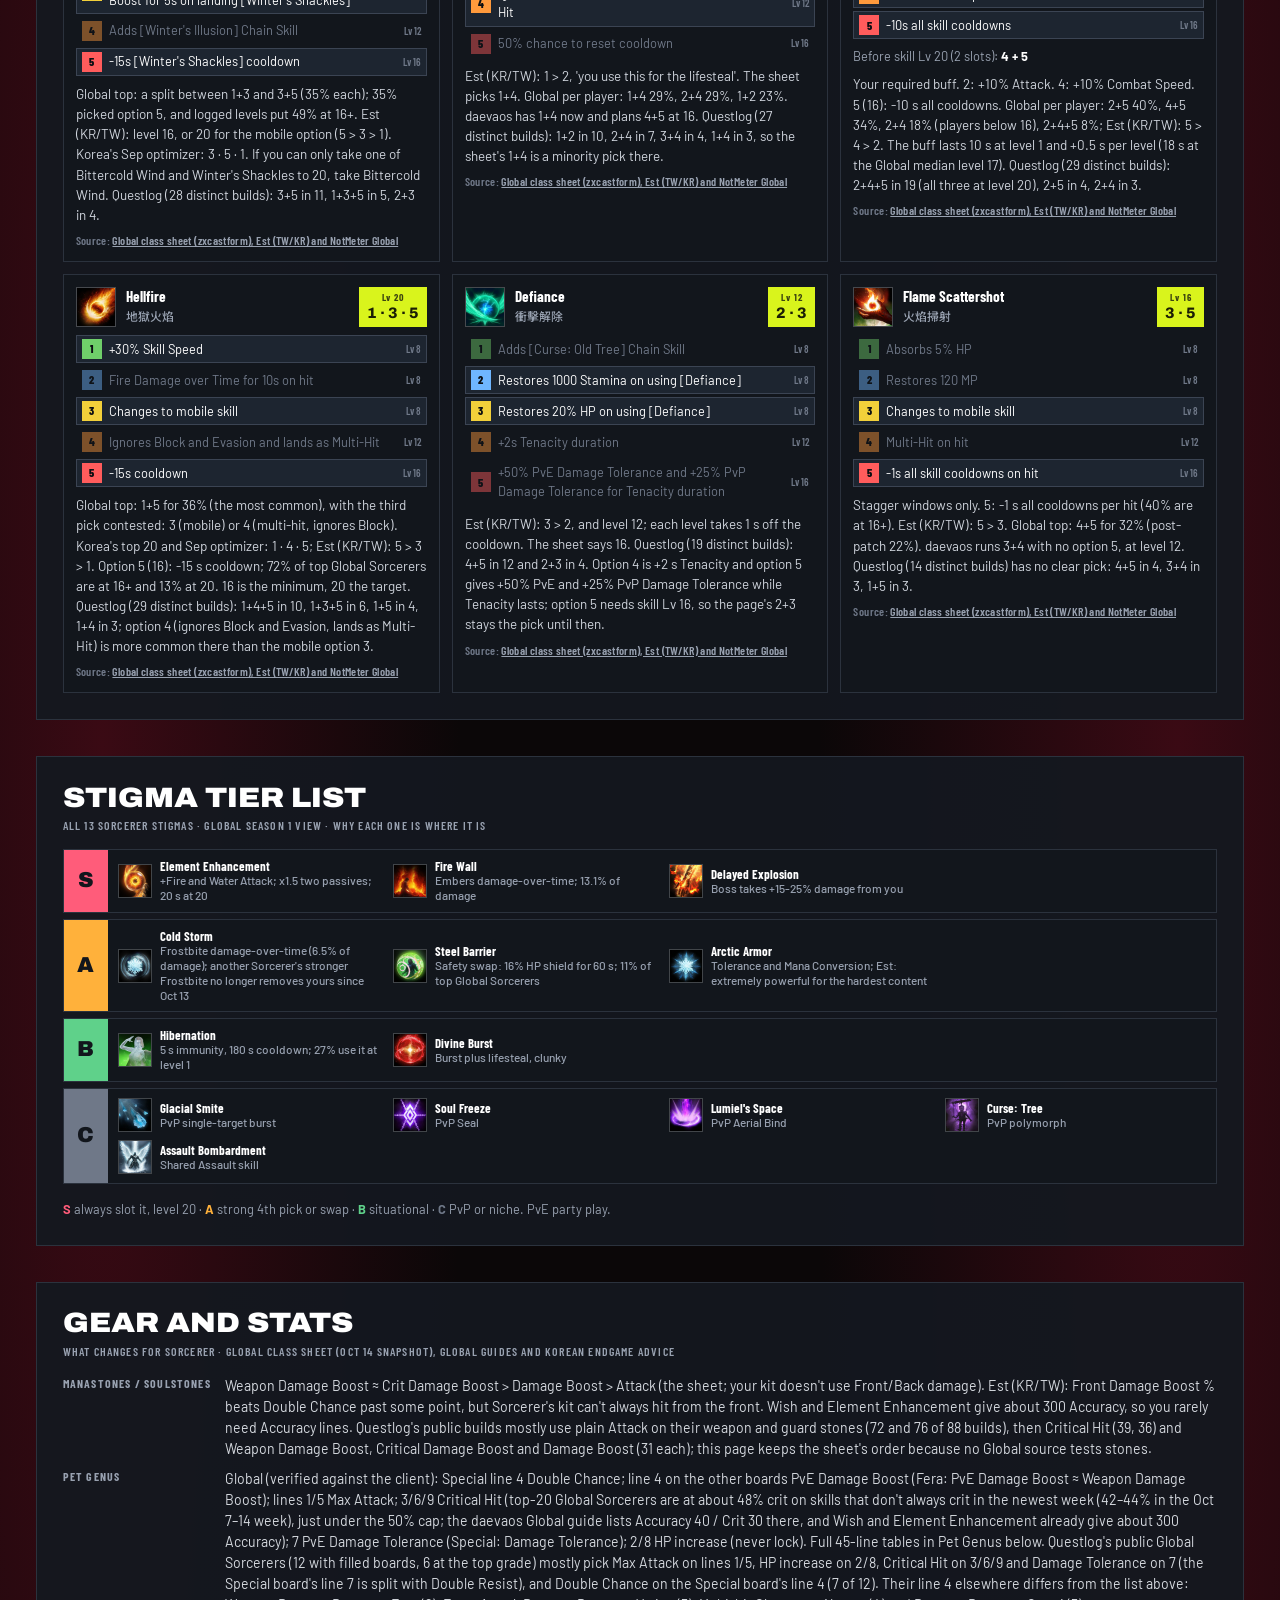
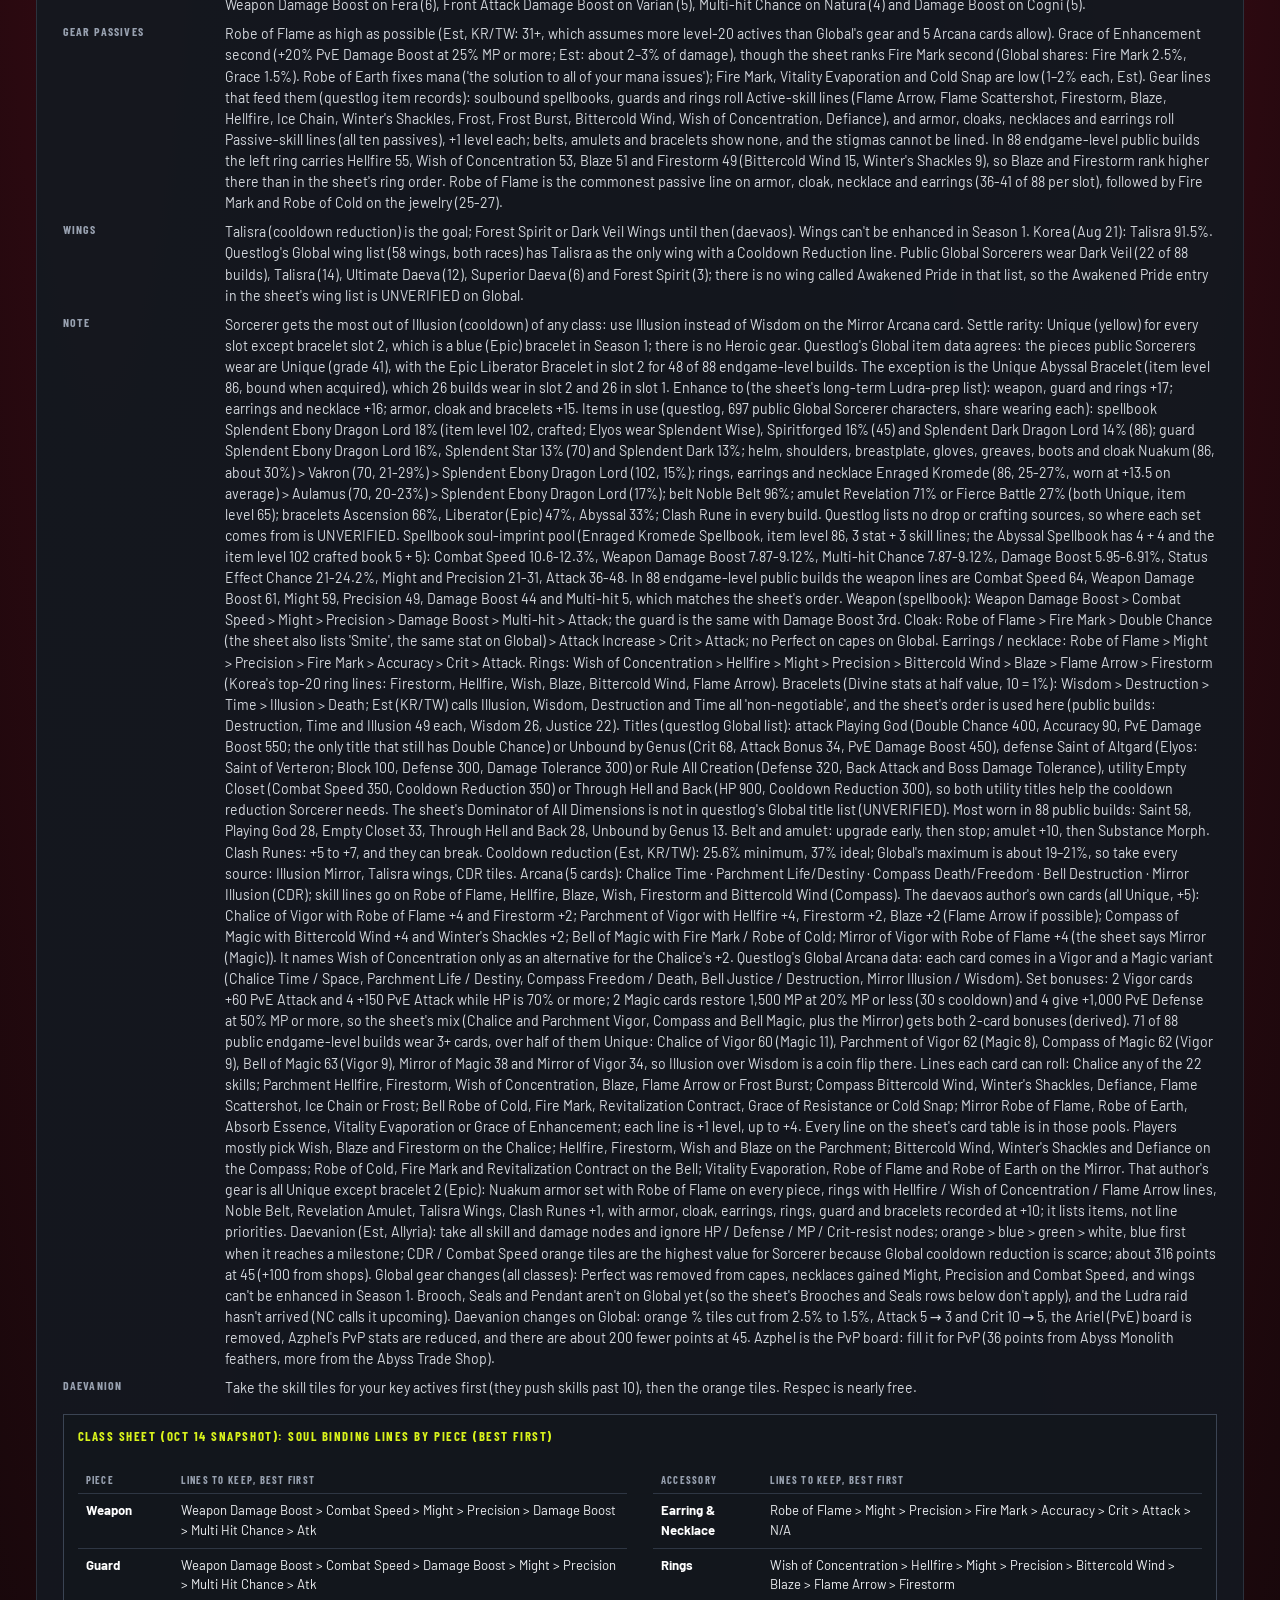
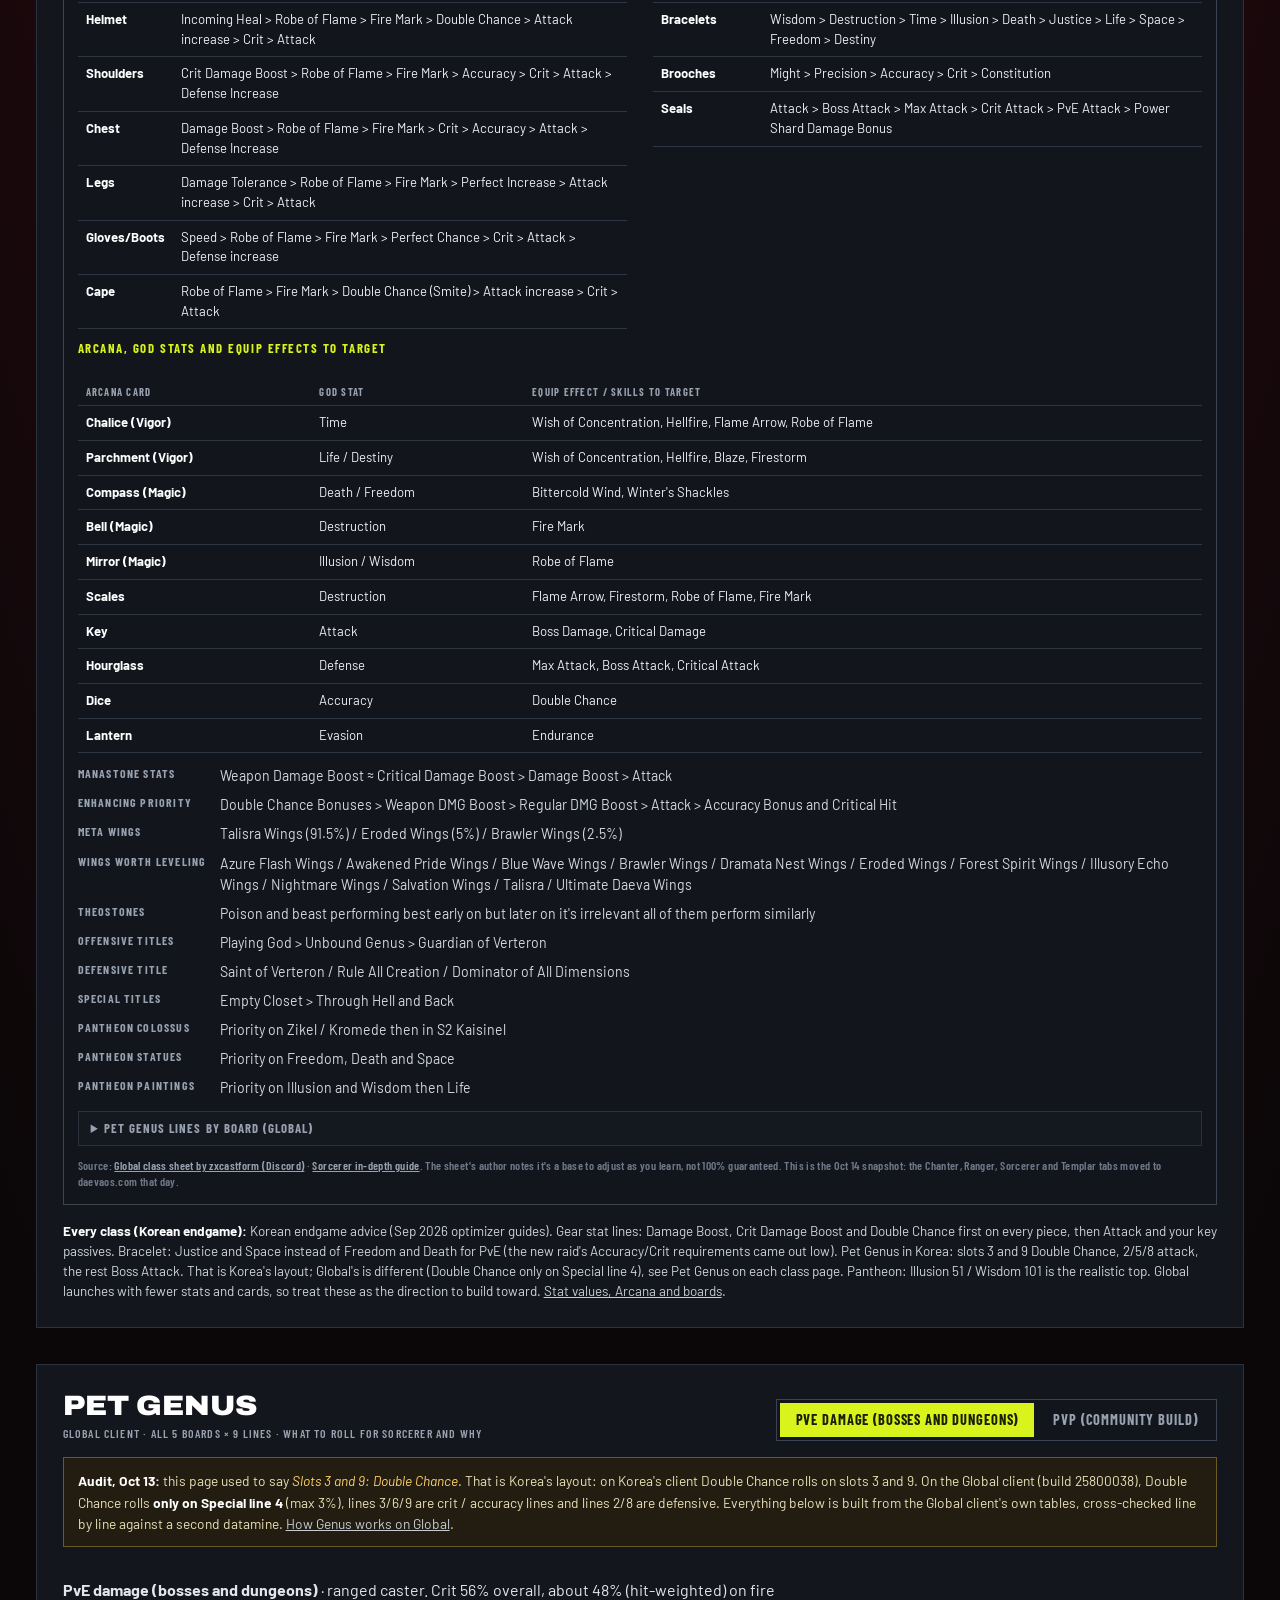
<file: sorcerer.html>
<!doctype html>
<html lang="en">
<head>
<meta charset="utf-8">
<meta name="viewport" content="width=device-width, initial-scale=1, viewport-fit=cover">
<title>Sorcerer · Aion 2 Class Guide</title>
<meta name="description" content="Aion 2 Sorcerer (魔道星): Ranged nuker: fully charged Hellfire after Delayed Explosion, plus ground AoEs. Macros, Global Season 1 stigmas, skill levels, specializations, gear and patches.">
<link rel="preconnect" href="https://fonts.googleapis.com">
<link rel="preconnect" href="https://fonts.gstatic.com" crossorigin>
<link rel="stylesheet" href="https://fonts.googleapis.com/css2?family=Archivo:wdth,wght@62..125,500..900&family=Barlow:wght@400;500;600;700&family=Barlow+Condensed:wght@500;600;700&family=Noto+Sans+TC:wght@500;700&display=swap">
<link rel="stylesheet" href="site.css">
</head>
<body data-class="sorcerer" data-mode="gl">
<div class="wrap">
<nav class="sitenav" aria-label="Classes">
  <a class="home" href="index.html">Home</a>
  <a href="gladiator.html">Gladiator<small>劍星</small></a>
  <a href="templar.html">Templar<small>守護星</small></a>
  <a href="assassin.html">Assassin<small>殺星</small></a>
  <a href="ranger.html">Ranger<small>弓星</small></a>
  <a href="sorcerer.html" aria-current="page">Sorcerer<small>魔道星</small></a>
  <a href="spiritmaster.html">Spiritmaster<small>精靈星</small></a>
  <a href="cleric.html">Cleric<small>治癒星</small></a>
  <a href="chanter.html">Chanter<small>護法星</small></a>
</nav>

<header>
  <h1 id="h1">Sorcerer<span class="tc">魔道星</span></h1>
  <div class="role" id="role">Spellbook · ranged nuker</div>
  <p class="sub" id="glance">Ranged nuker: fully charged Hellfire after Delayed Explosion, plus ground AoEs.</p>
  <div class="stamp" id="stamp"></div>
  <p class="notice" id="notice" hidden></p>
</header>

<nav class="secnav" id="secnav" aria-label="On this page">
  <a href="#overview">Overview</a>
  <a href="#plan">Max damage</a>
  <a href="#macros">Macros</a>
  <a href="#stigmas">Stigmas</a>
  <a href="#skills">Skills</a>
  <a href="#specs">Specializations</a>
  <a href="#tiers">Tier list</a>
  <a href="#gear">Gear</a>
  <a href="#genus">Pet Genus</a>
  <a href="#patches">Patches</a>
</nav>

<main id="view" style="display:grid;gap:clamp(22px,3vw,36px)"><p class="loading">Loading Sorcerer…</p></main>

<footer>
  <p><b style="color:#fff">How this was checked.</b> Macros come from the newest Korean Inven class guides and the replies under them, checked against Taiwanese guides and in-game screenshots (rows marked “likely” were matched by icon). Global Season 1 stigma builds use what Korean players ran in their own 4-slot, level-20 season, updated for the Global client's balance. The Max damage plan reads top Global players' boss parses and Korea's top-20 builds from NotMeter's public statistics. Skill names, icons, cooldowns and effects come from the aion2.app game-client database (Global). Every card links its source. Skill icons and names © NC; this is a fan-made reference.</p>
  <p><a href="index.html">← All classes and the basics</a></p>
</footer>
</div>
<script src="class.js" charset="utf-8"></script>
</body>
</html>
</file>
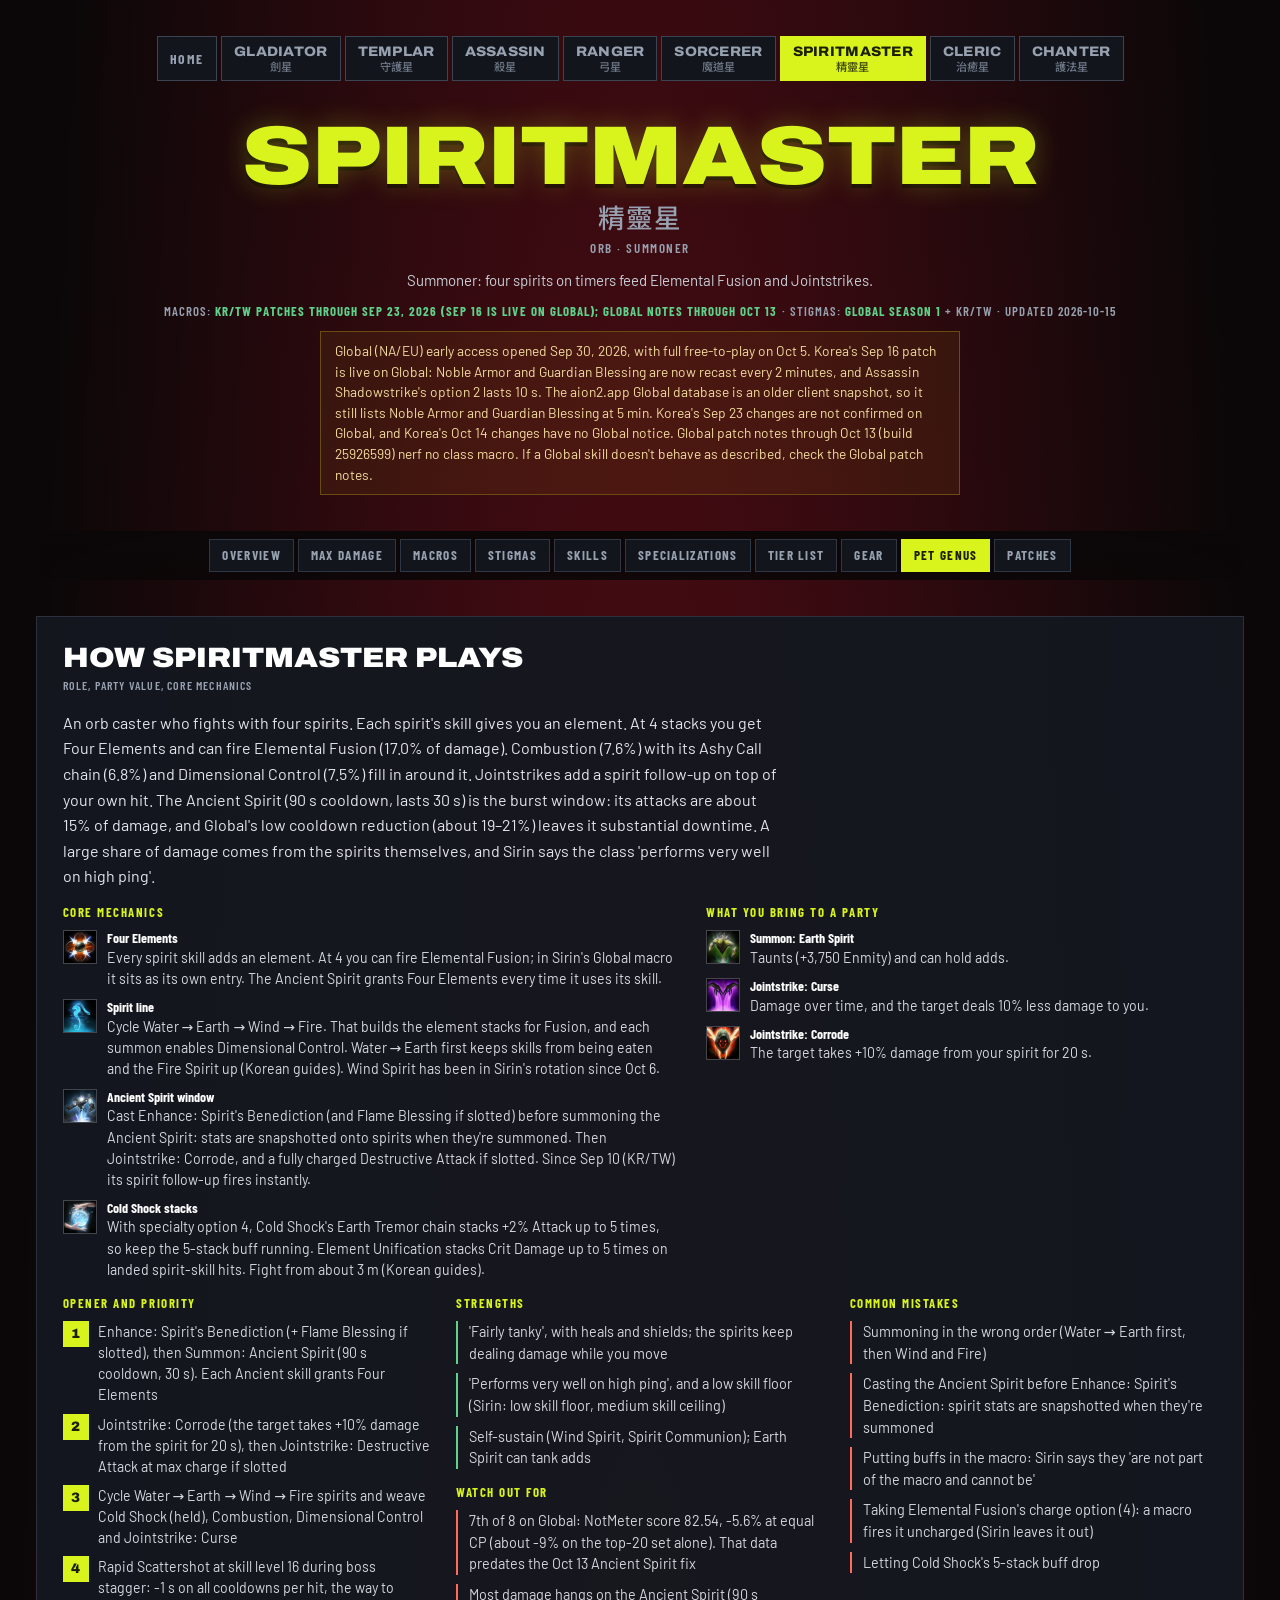
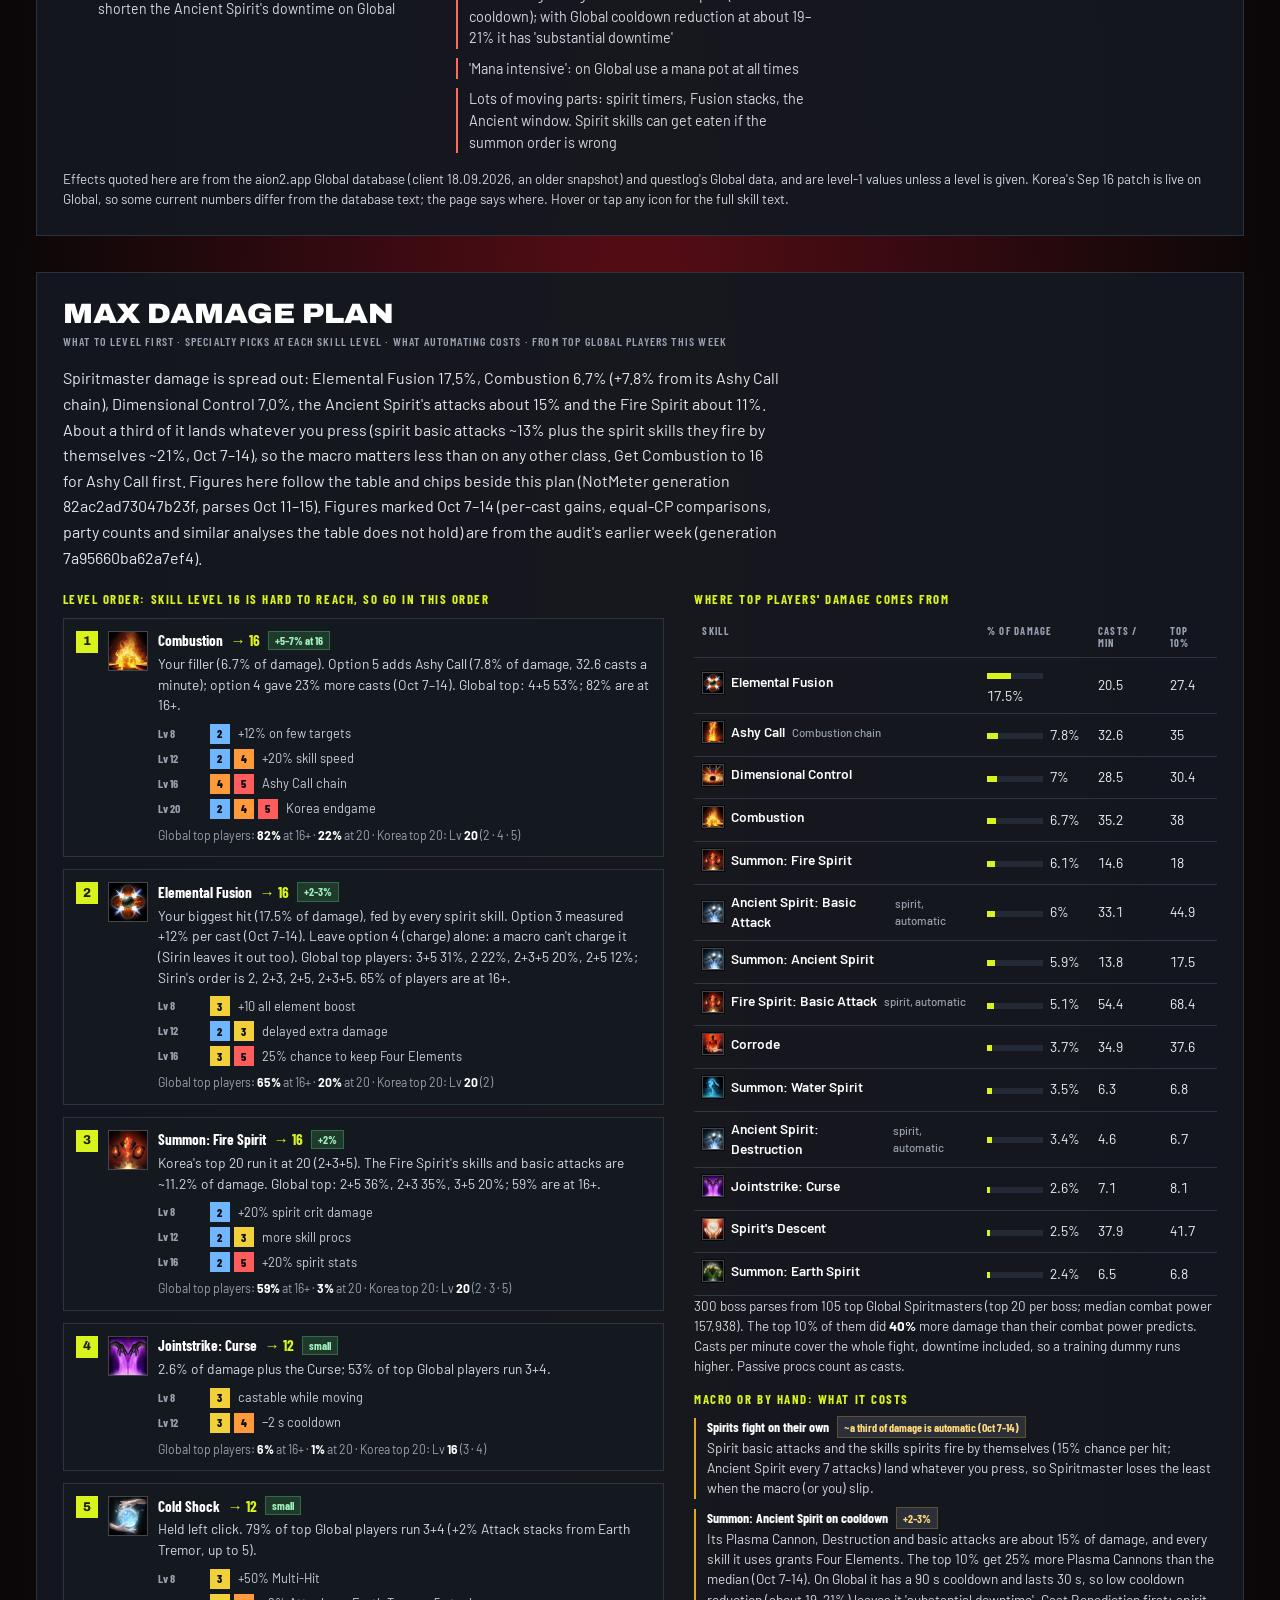
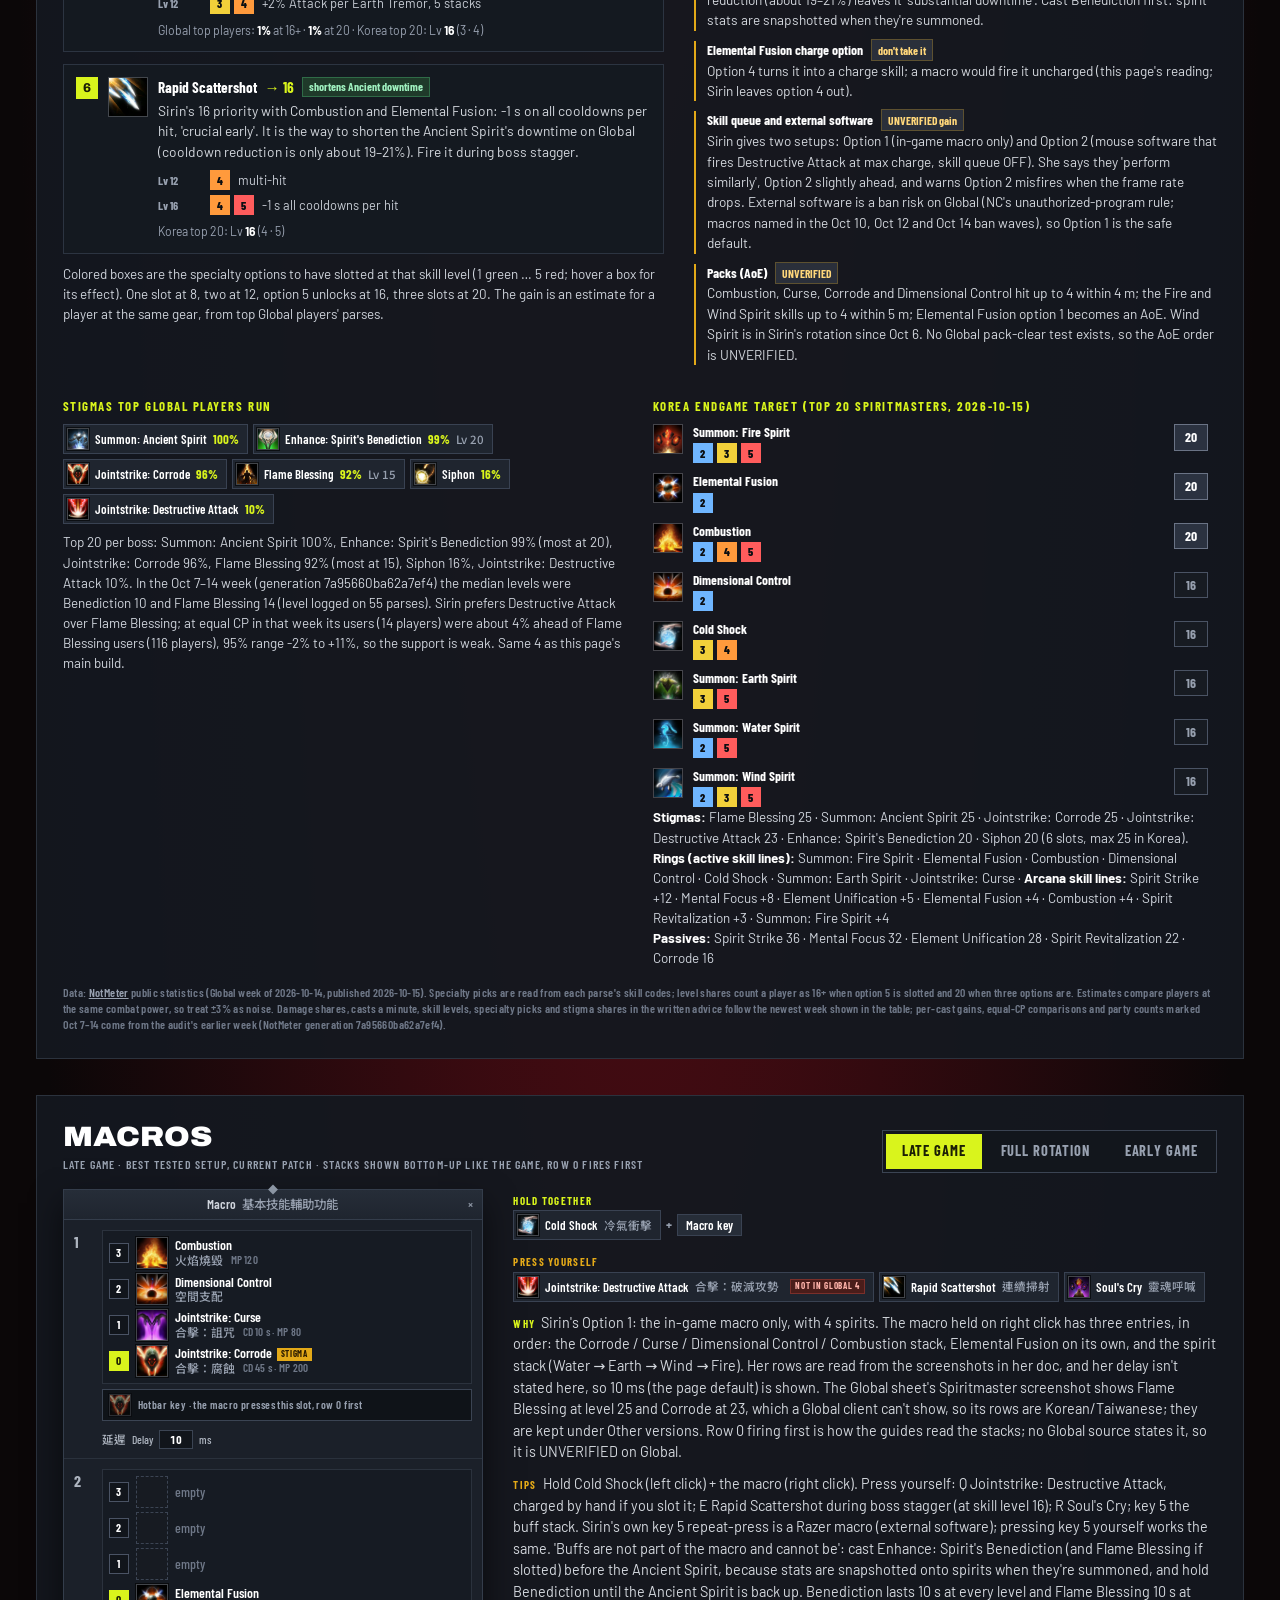
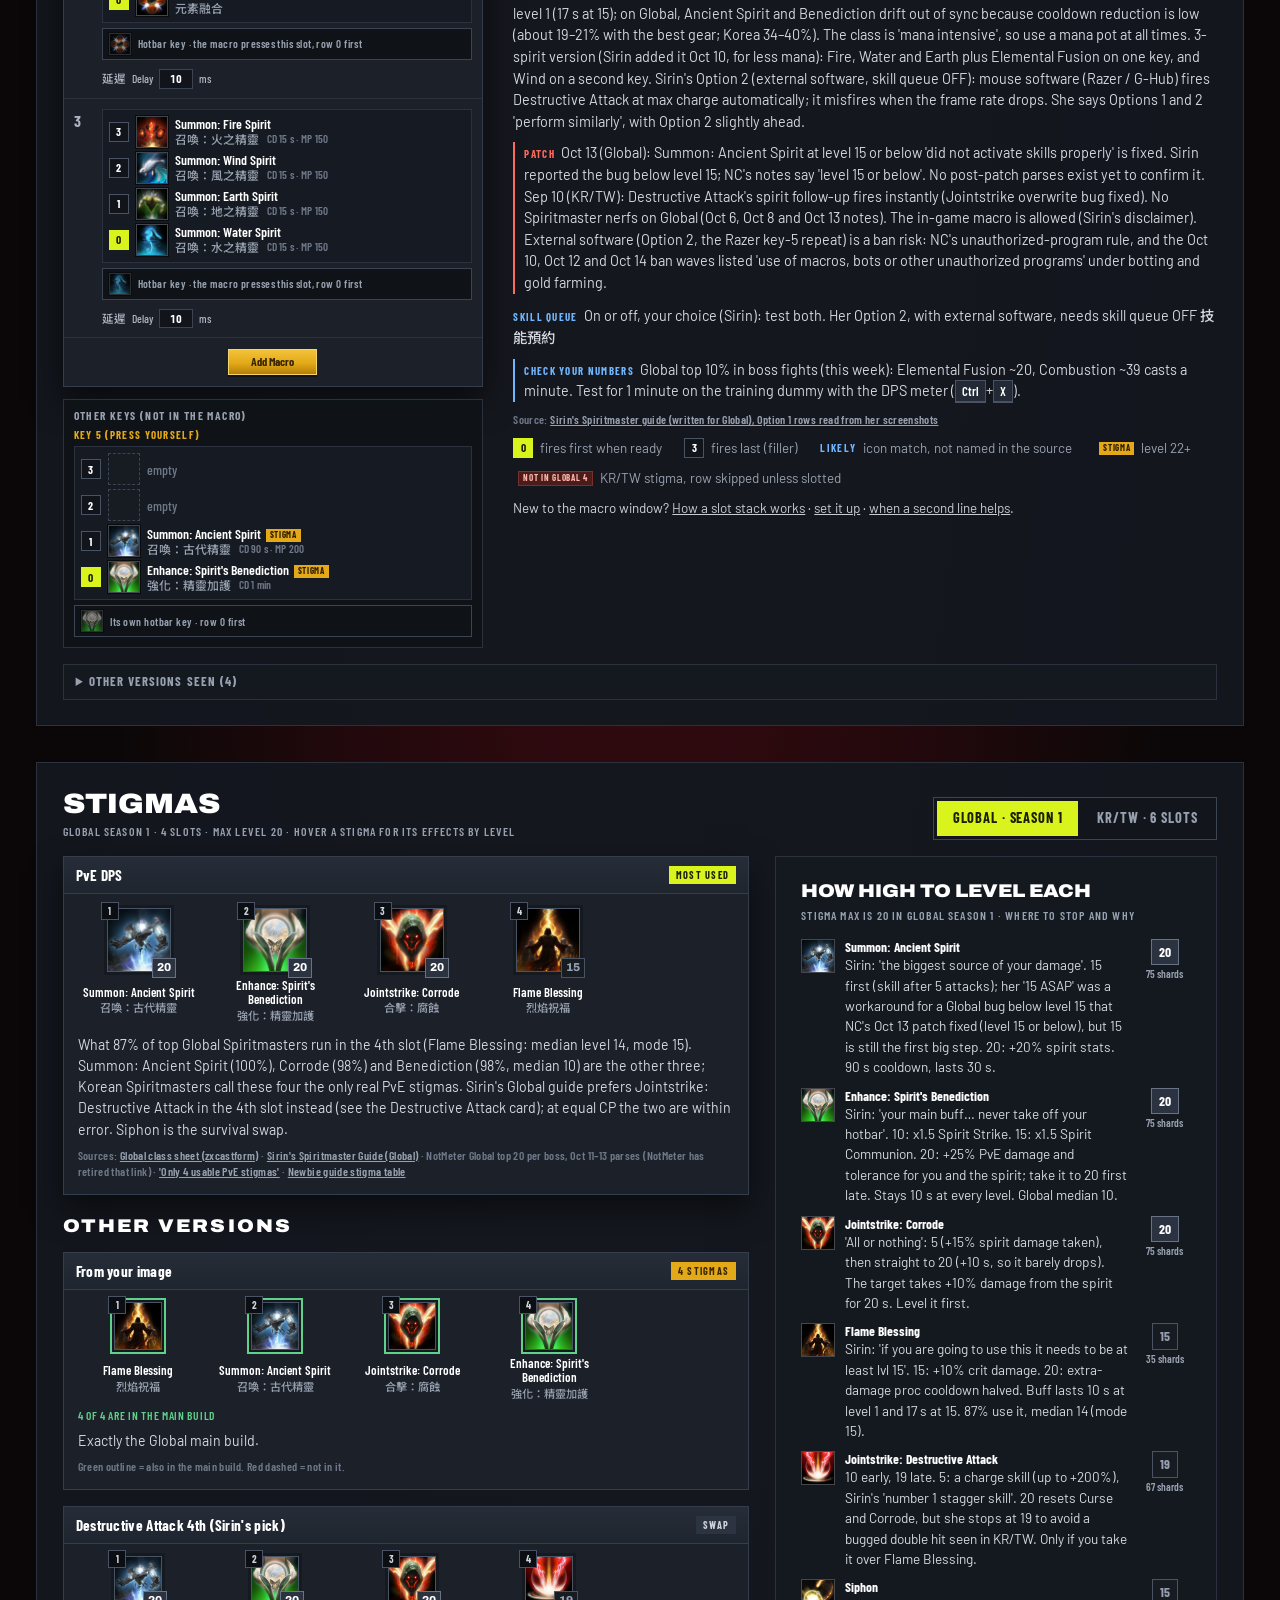
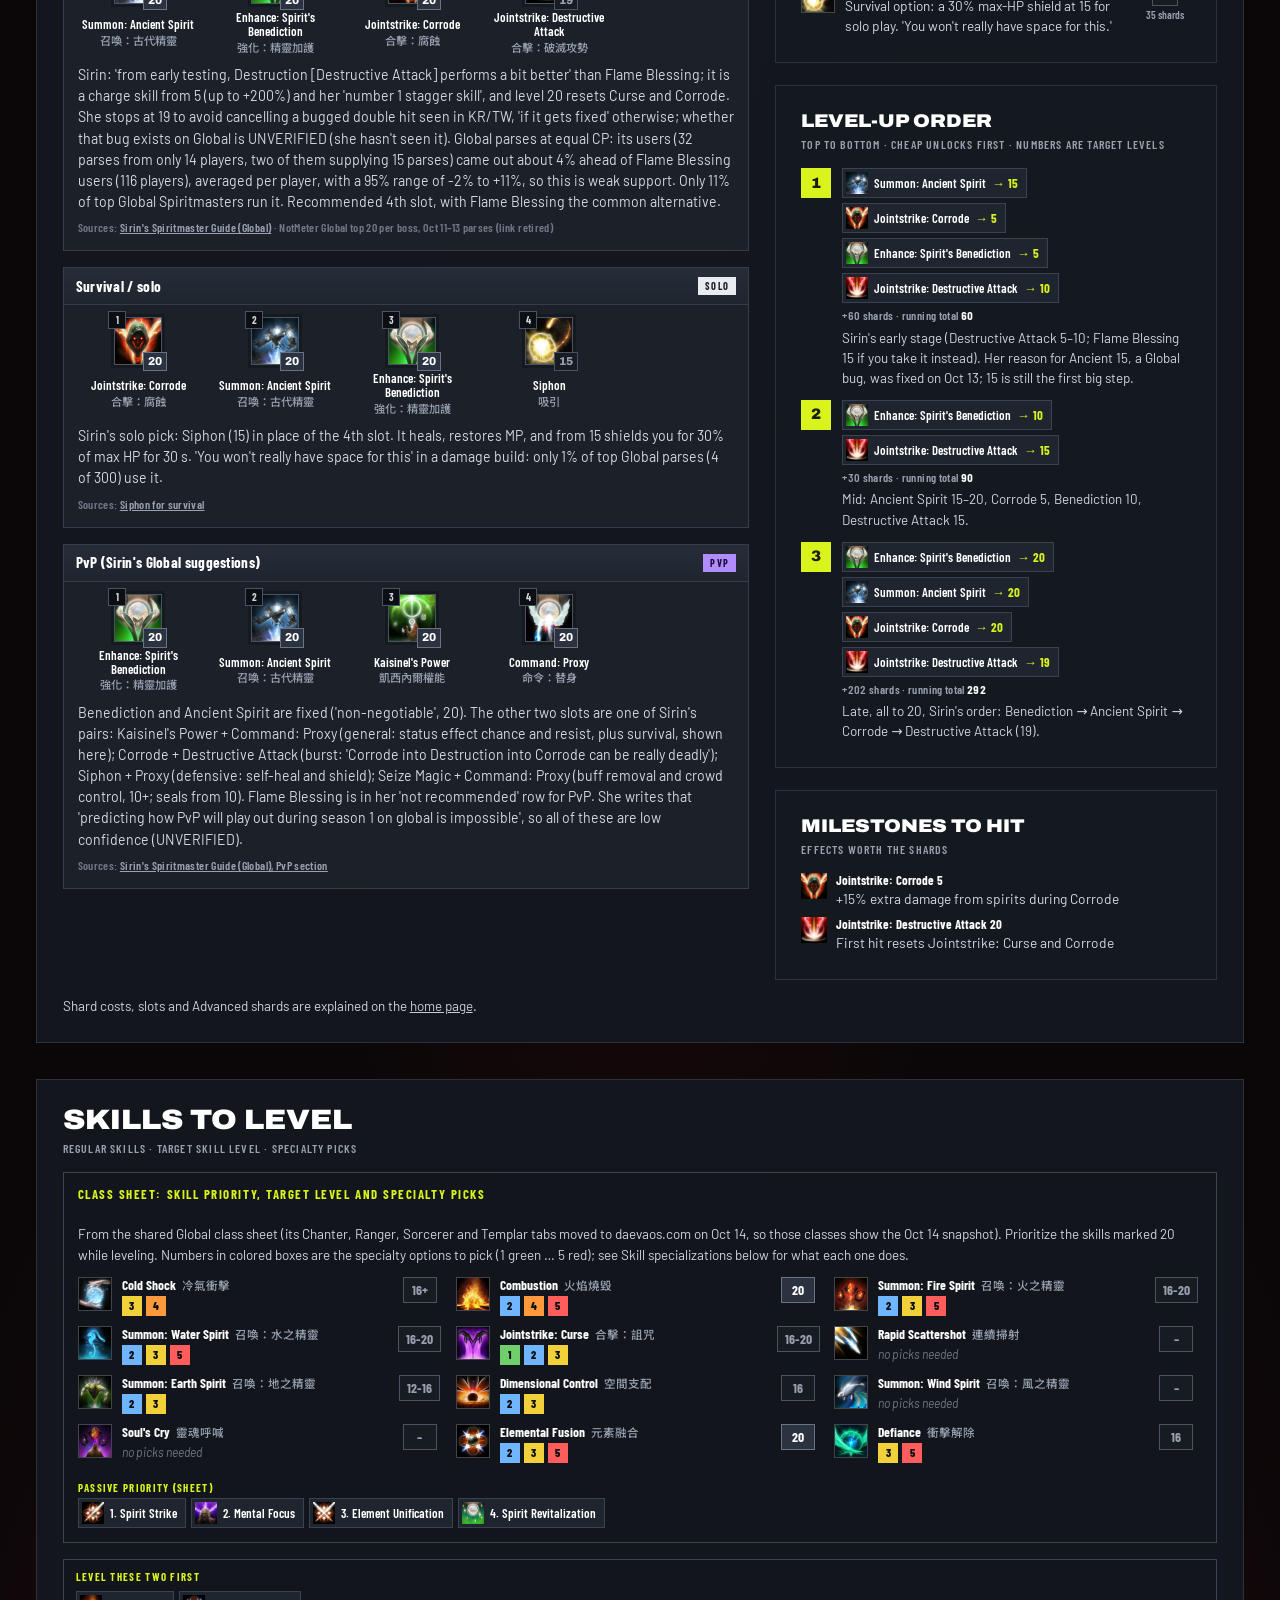
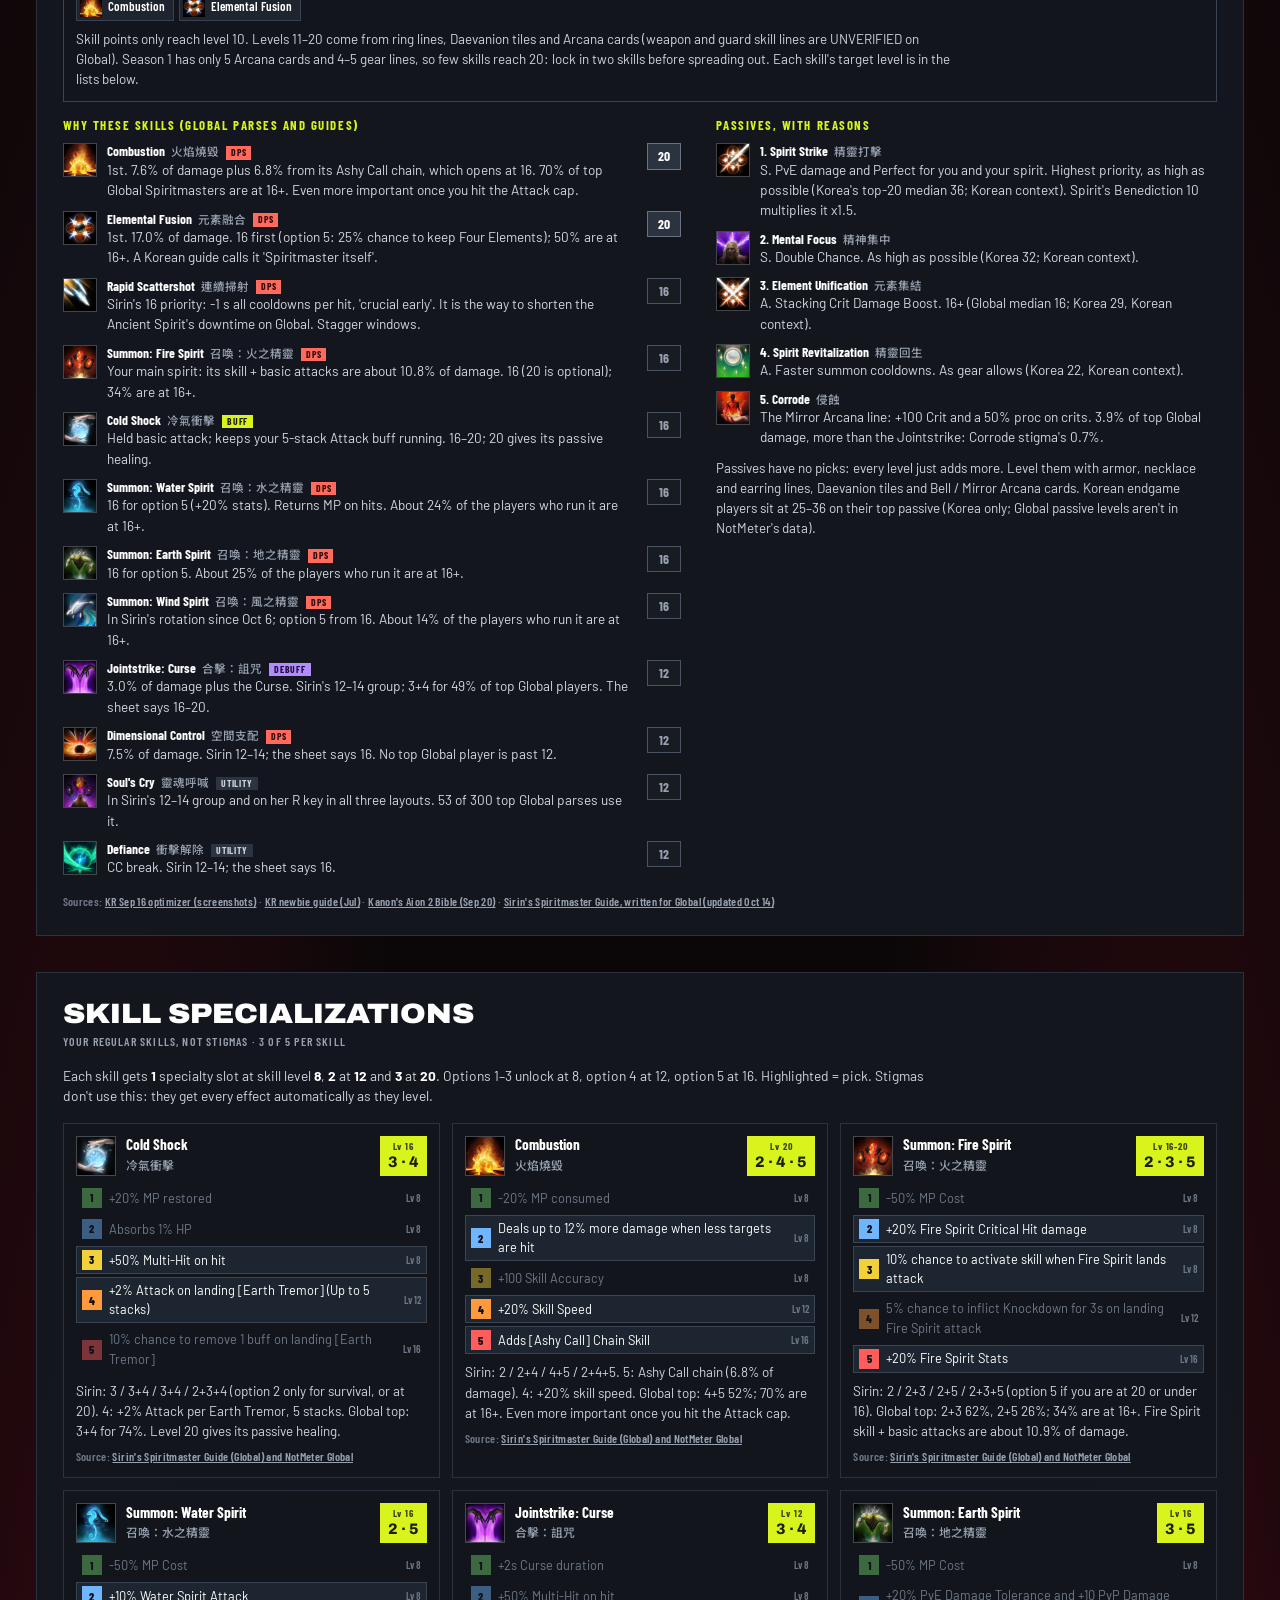
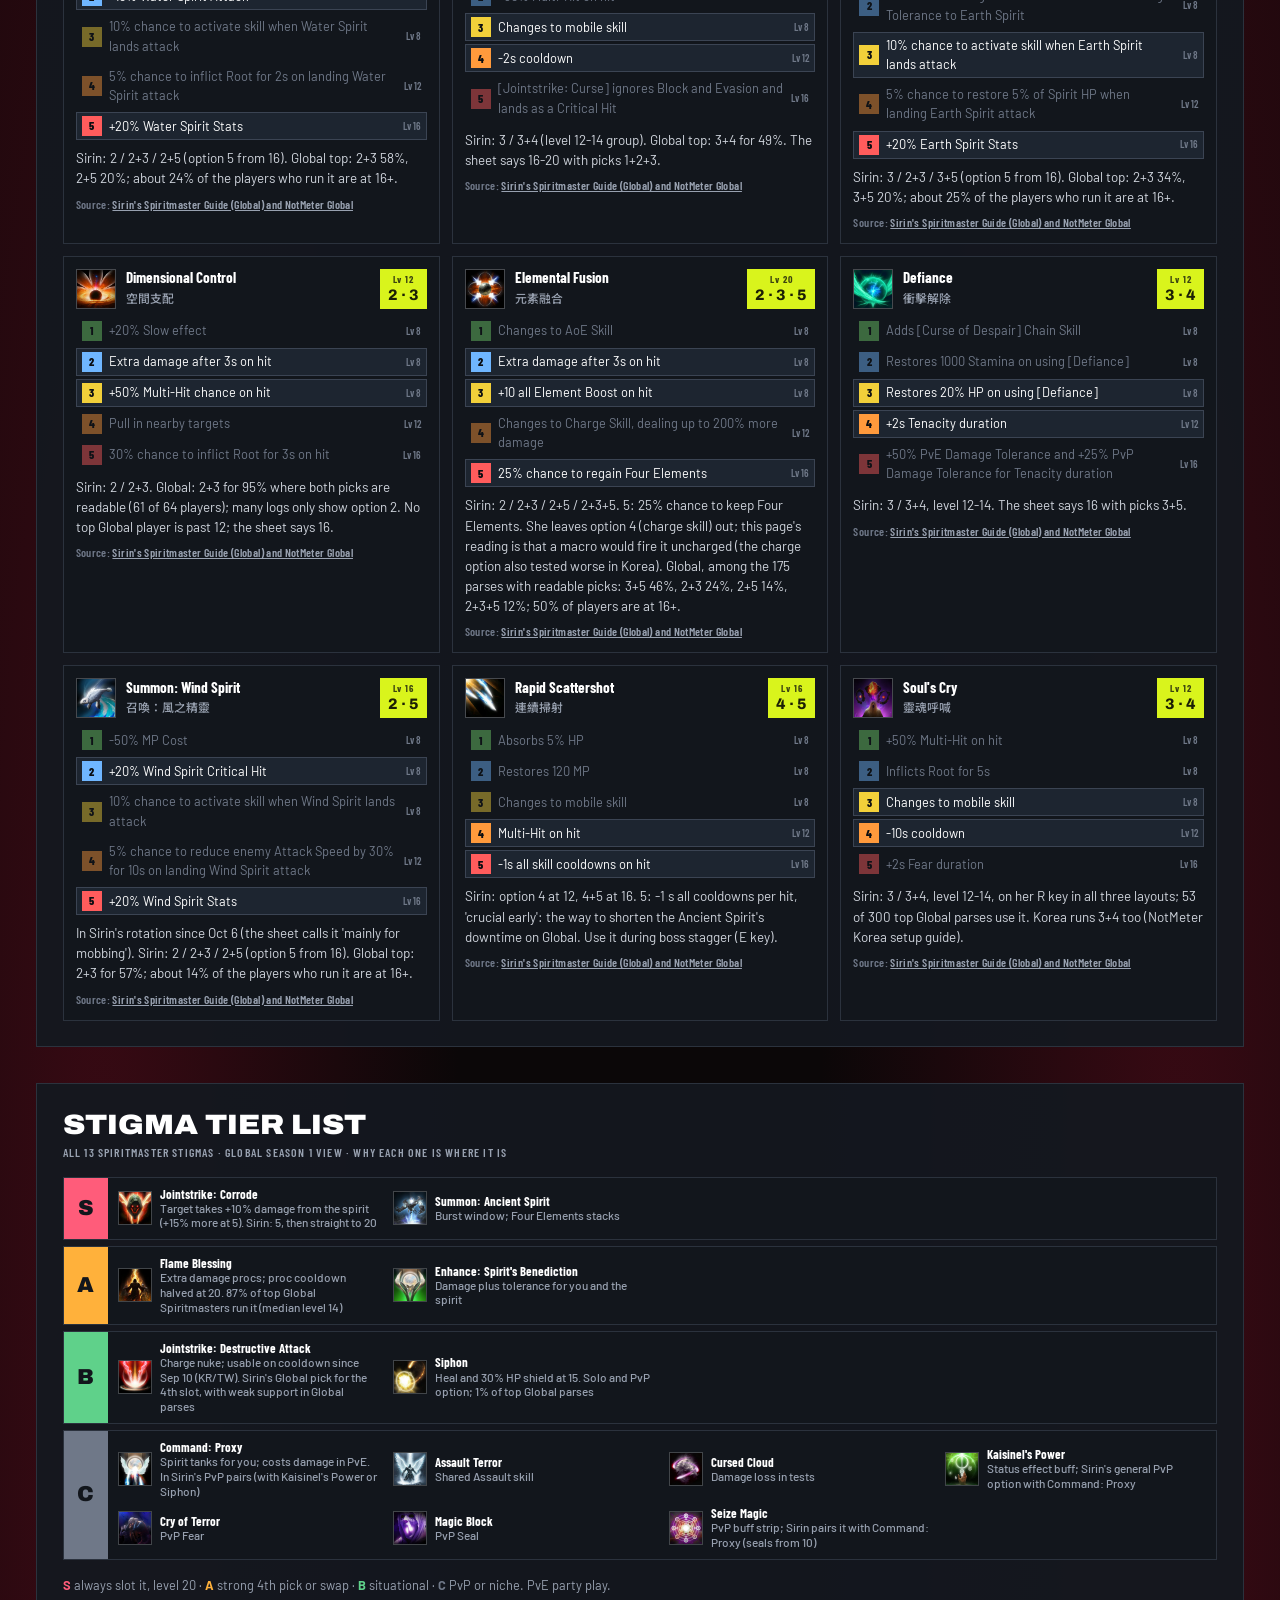
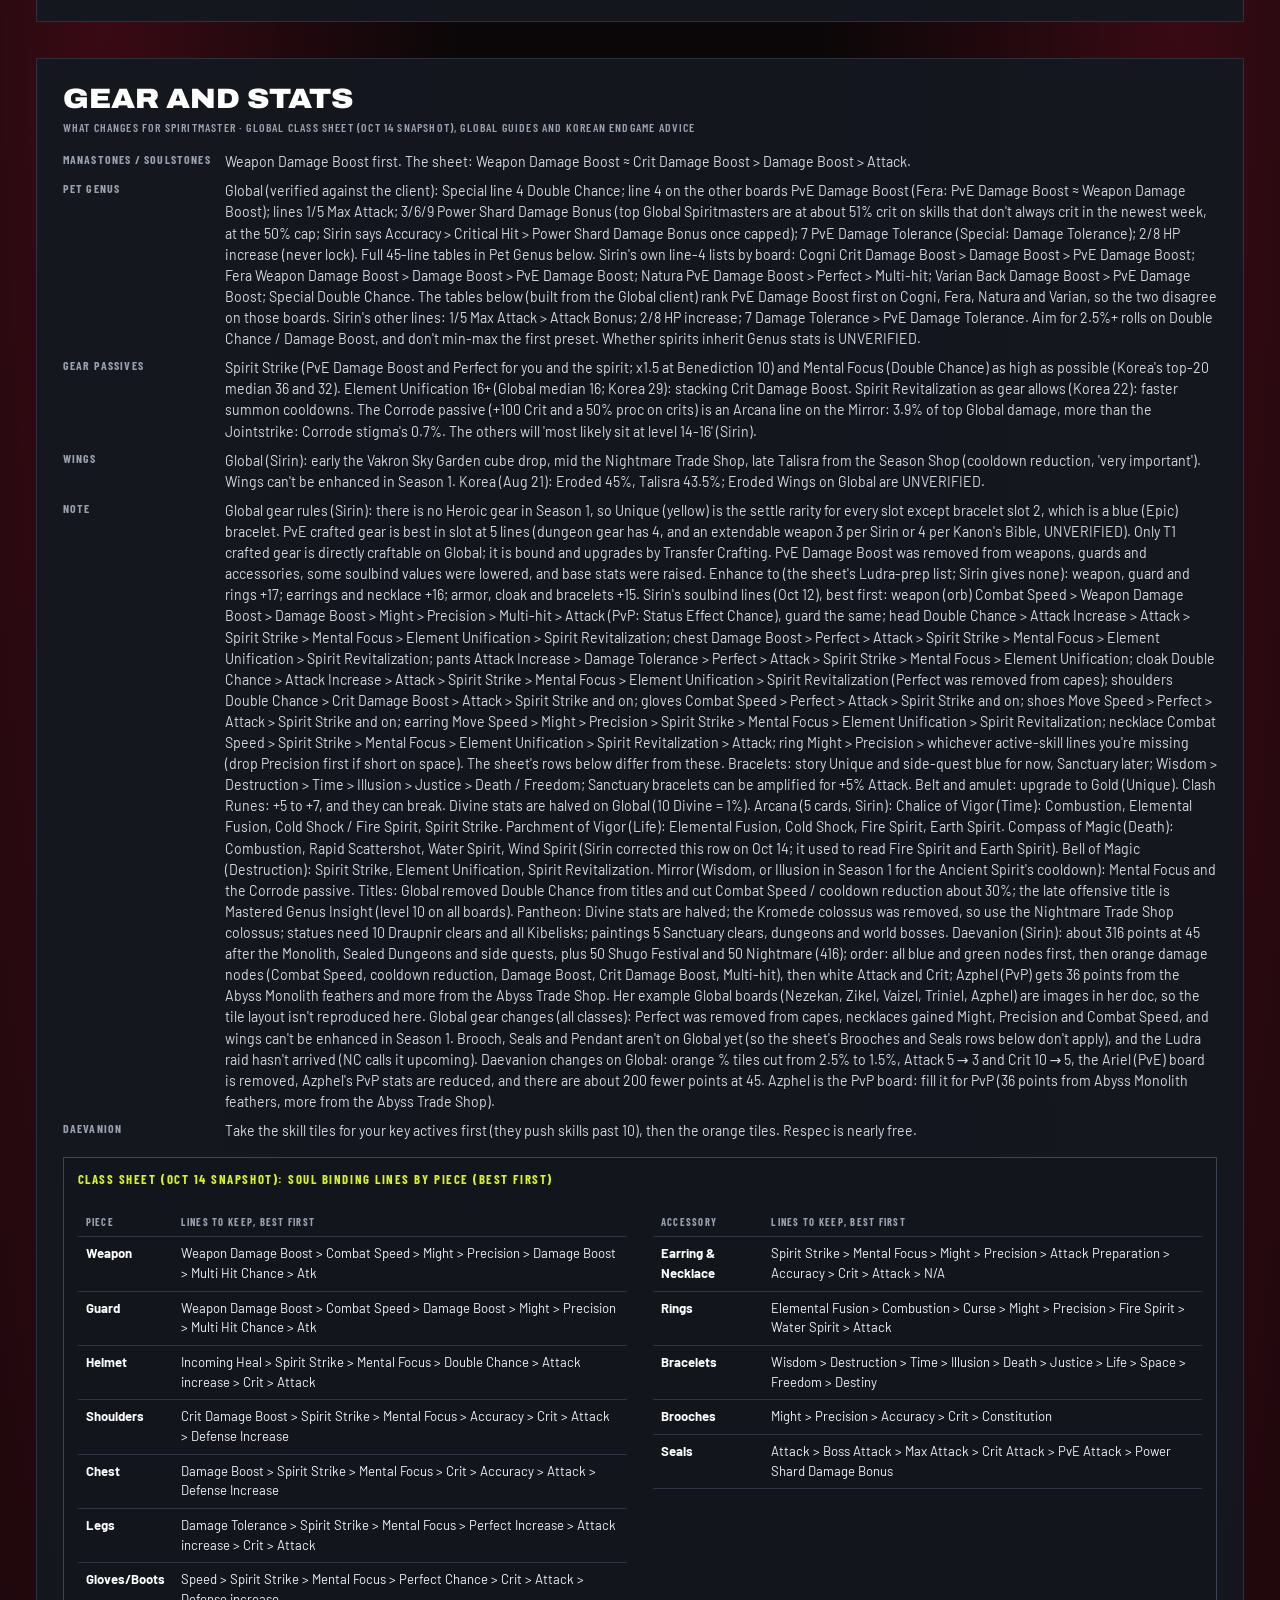
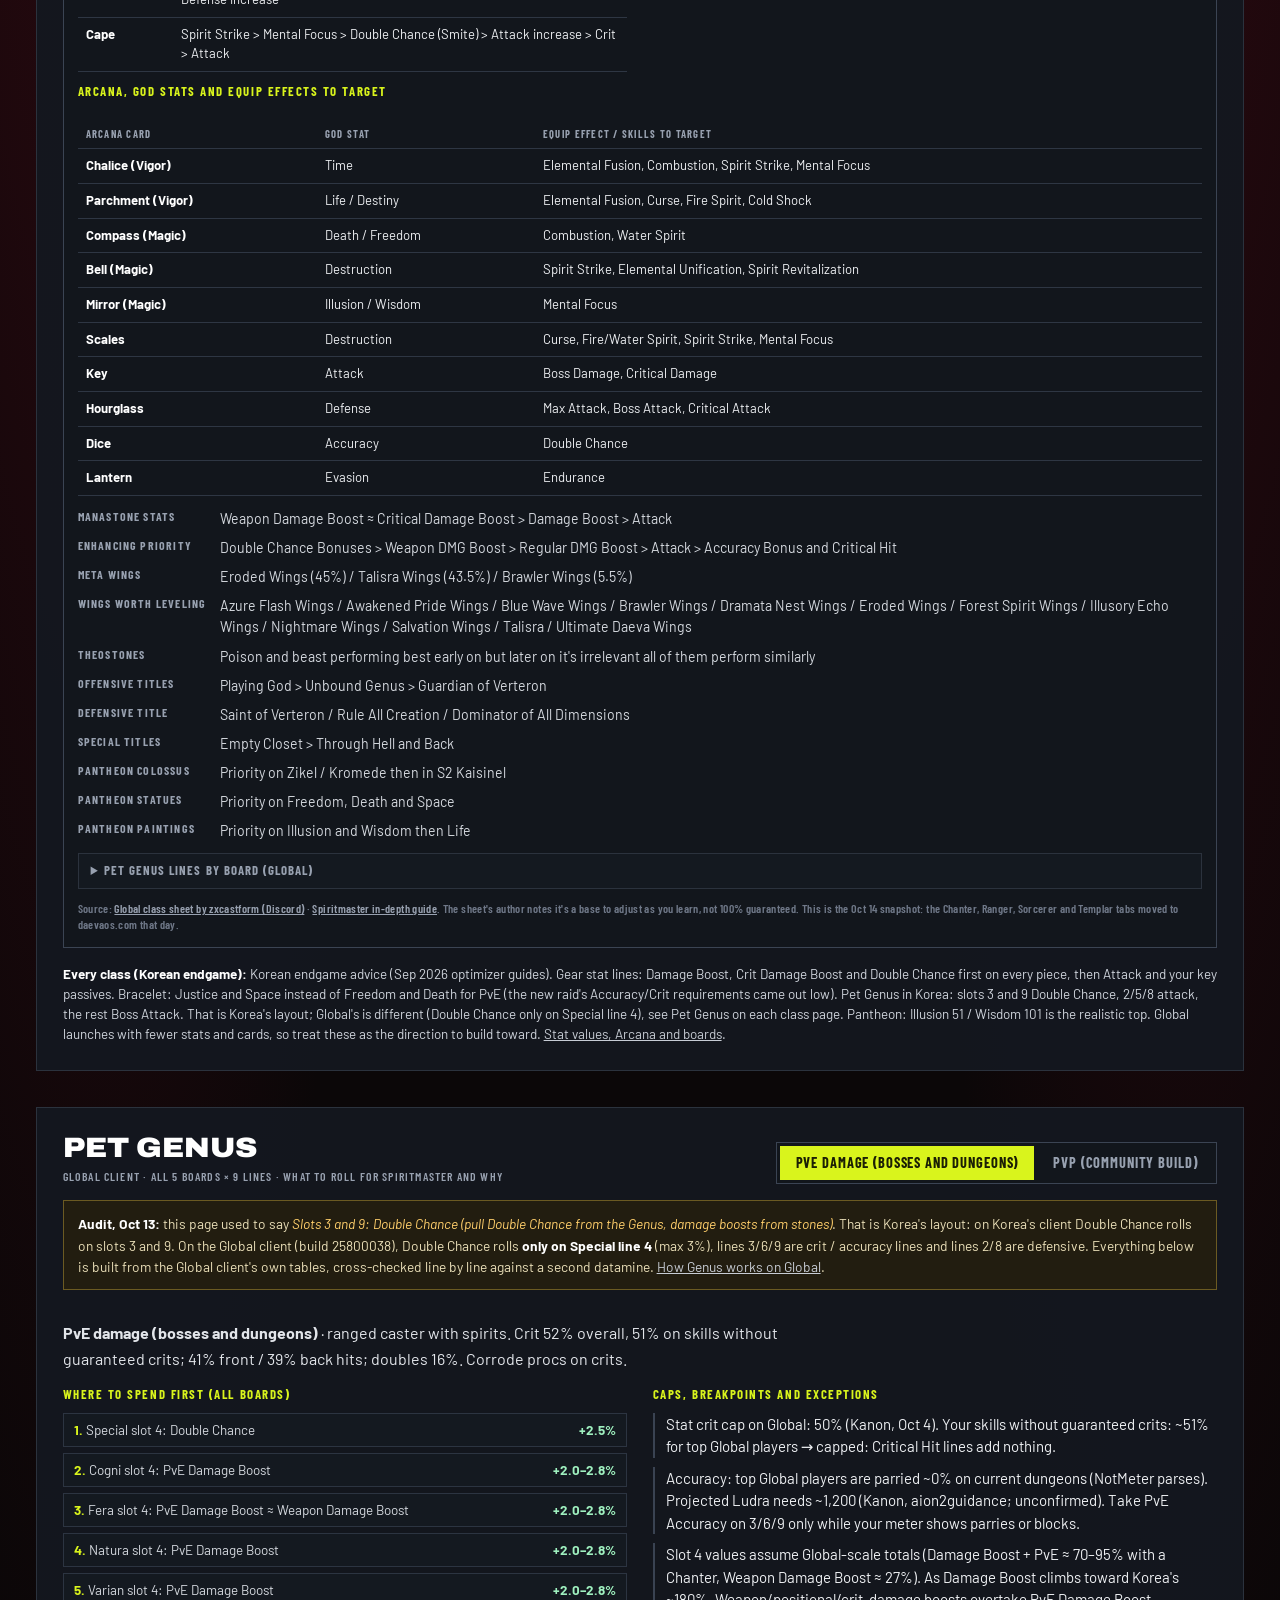
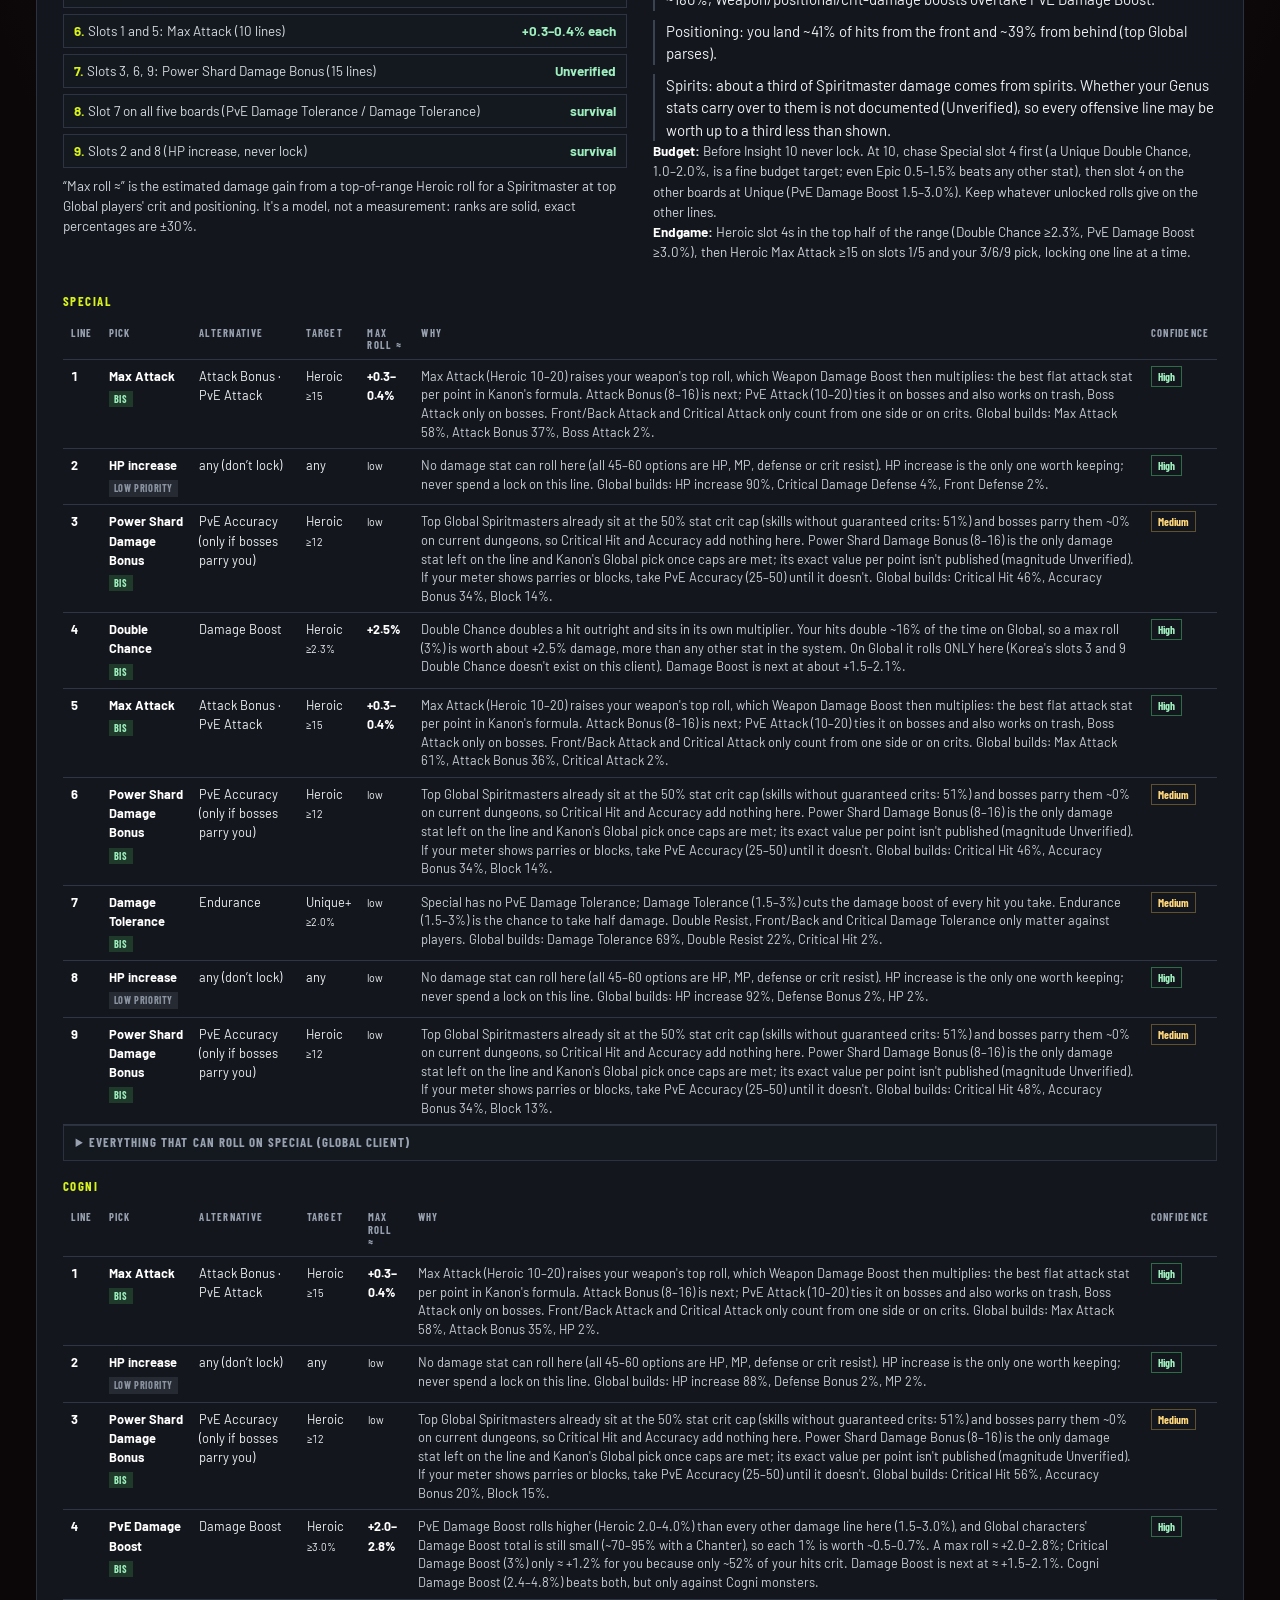
<file: spiritmaster.html>
<!doctype html>
<html lang="en">
<head>
<meta charset="utf-8">
<meta name="viewport" content="width=device-width, initial-scale=1, viewport-fit=cover">
<title>Spiritmaster · Aion 2 Class Guide</title>
<meta name="description" content="Aion 2 Spiritmaster (精靈星): Summoner: four spirits on timers feed Elemental Fusion and Jointstrikes. Macros, Global Season 1 stigmas, skill levels, specializations, gear and patches.">
<link rel="preconnect" href="https://fonts.googleapis.com">
<link rel="preconnect" href="https://fonts.gstatic.com" crossorigin>
<link rel="stylesheet" href="https://fonts.googleapis.com/css2?family=Archivo:wdth,wght@62..125,500..900&family=Barlow:wght@400;500;600;700&family=Barlow+Condensed:wght@500;600;700&family=Noto+Sans+TC:wght@500;700&display=swap">
<link rel="stylesheet" href="site.css">
</head>
<body data-class="spiritmaster" data-mode="gl">
<div class="wrap">
<nav class="sitenav" aria-label="Classes">
  <a class="home" href="index.html">Home</a>
  <a href="gladiator.html">Gladiator<small>劍星</small></a>
  <a href="templar.html">Templar<small>守護星</small></a>
  <a href="assassin.html">Assassin<small>殺星</small></a>
  <a href="ranger.html">Ranger<small>弓星</small></a>
  <a href="sorcerer.html">Sorcerer<small>魔道星</small></a>
  <a href="spiritmaster.html" aria-current="page">Spiritmaster<small>精靈星</small></a>
  <a href="cleric.html">Cleric<small>治癒星</small></a>
  <a href="chanter.html">Chanter<small>護法星</small></a>
</nav>

<header>
  <h1 id="h1">Spiritmaster<span class="tc">精靈星</span></h1>
  <div class="role" id="role">Orb · summoner</div>
  <p class="sub" id="glance">Summoner: four spirits on timers feed Elemental Fusion and Jointstrikes.</p>
  <div class="stamp" id="stamp"></div>
  <p class="notice" id="notice" hidden></p>
</header>

<nav class="secnav" id="secnav" aria-label="On this page">
  <a href="#overview">Overview</a>
  <a href="#plan">Max damage</a>
  <a href="#macros">Macros</a>
  <a href="#stigmas">Stigmas</a>
  <a href="#skills">Skills</a>
  <a href="#specs">Specializations</a>
  <a href="#tiers">Tier list</a>
  <a href="#gear">Gear</a>
  <a href="#genus">Pet Genus</a>
  <a href="#patches">Patches</a>
</nav>

<main id="view" style="display:grid;gap:clamp(22px,3vw,36px)"><p class="loading">Loading Spiritmaster…</p></main>

<footer>
  <p><b style="color:#fff">How this was checked.</b> Macros come from the newest Korean Inven class guides and the replies under them, checked against Taiwanese guides and in-game screenshots (rows marked “likely” were matched by icon). Global Season 1 stigma builds use what Korean players ran in their own 4-slot, level-20 season, updated for the Global client's balance. The Max damage plan reads top Global players' boss parses and Korea's top-20 builds from NotMeter's public statistics. Skill names, icons, cooldowns and effects come from the aion2.app game-client database (Global). Every card links its source. Skill icons and names © NC; this is a fan-made reference.</p>
  <p><a href="index.html">← All classes and the basics</a></p>
</footer>
</div>
<script src="class.js" charset="utf-8"></script>
</body>
</html>
</file>
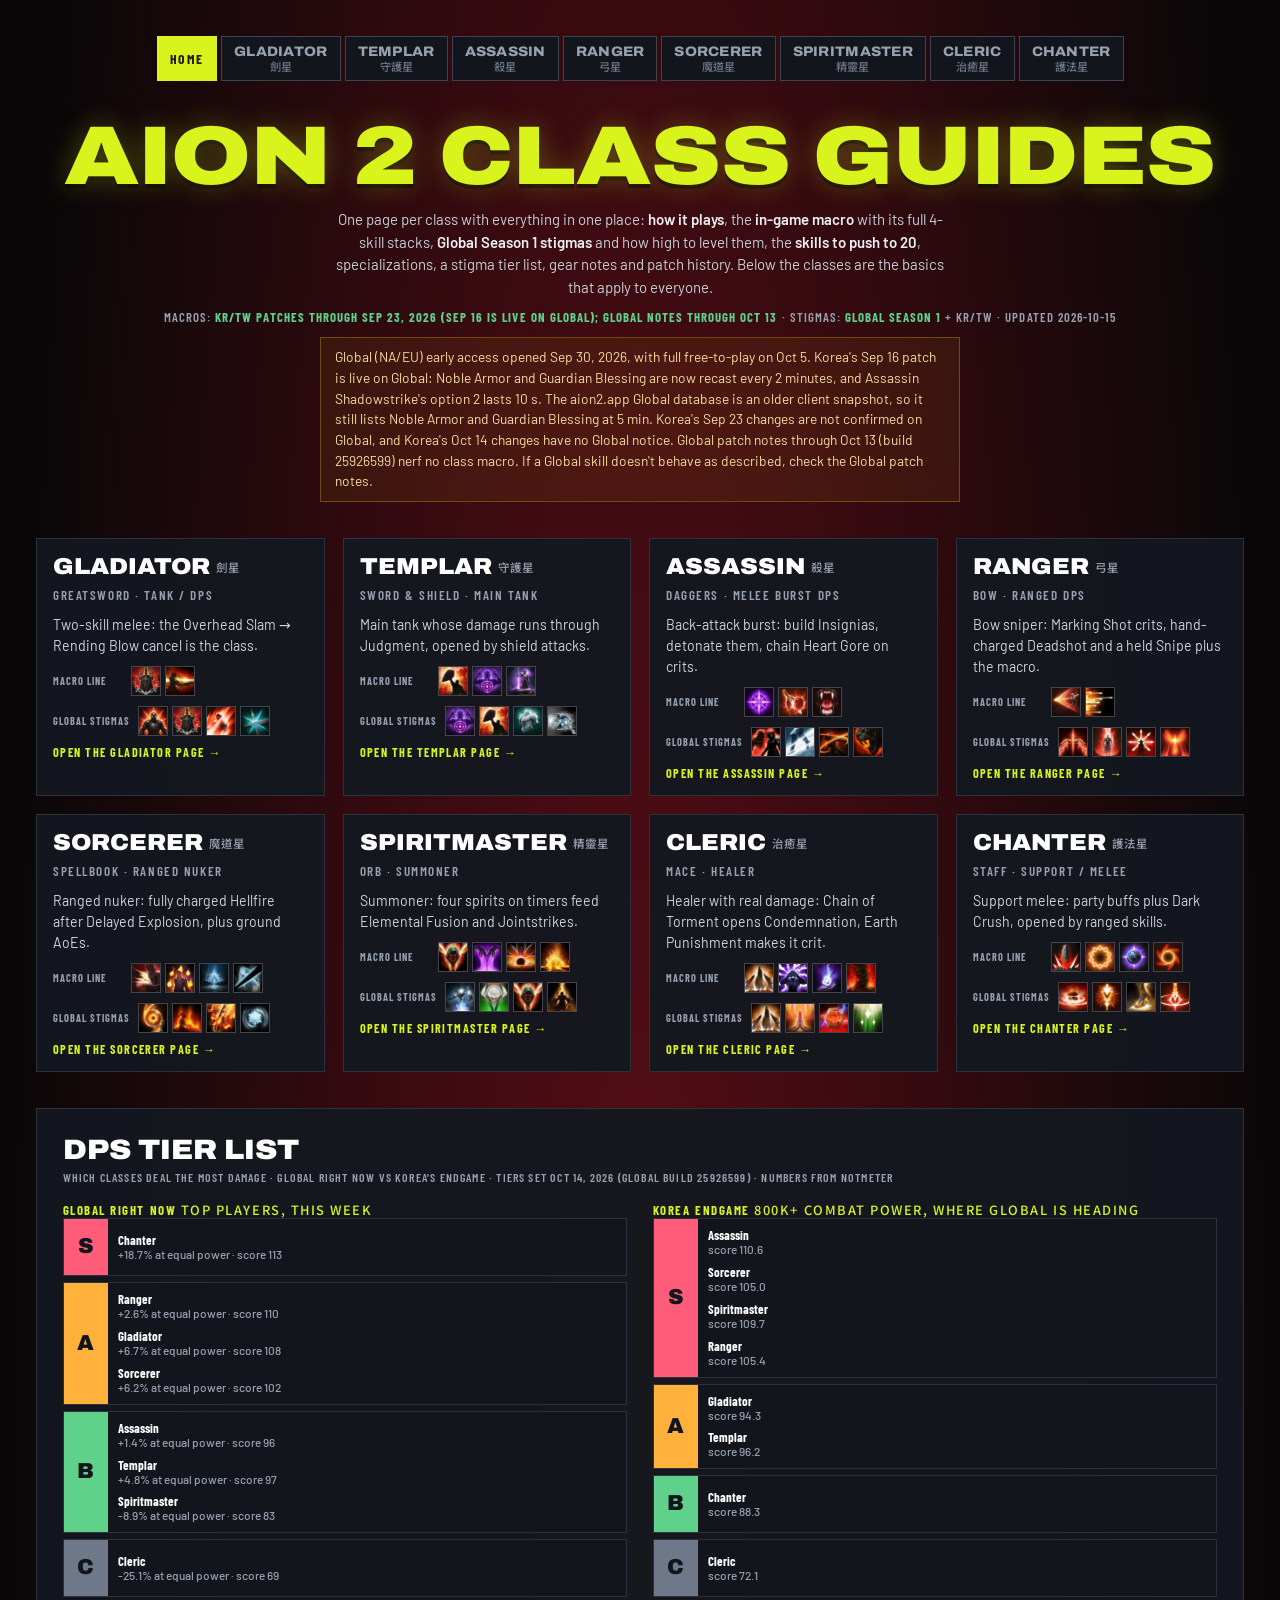
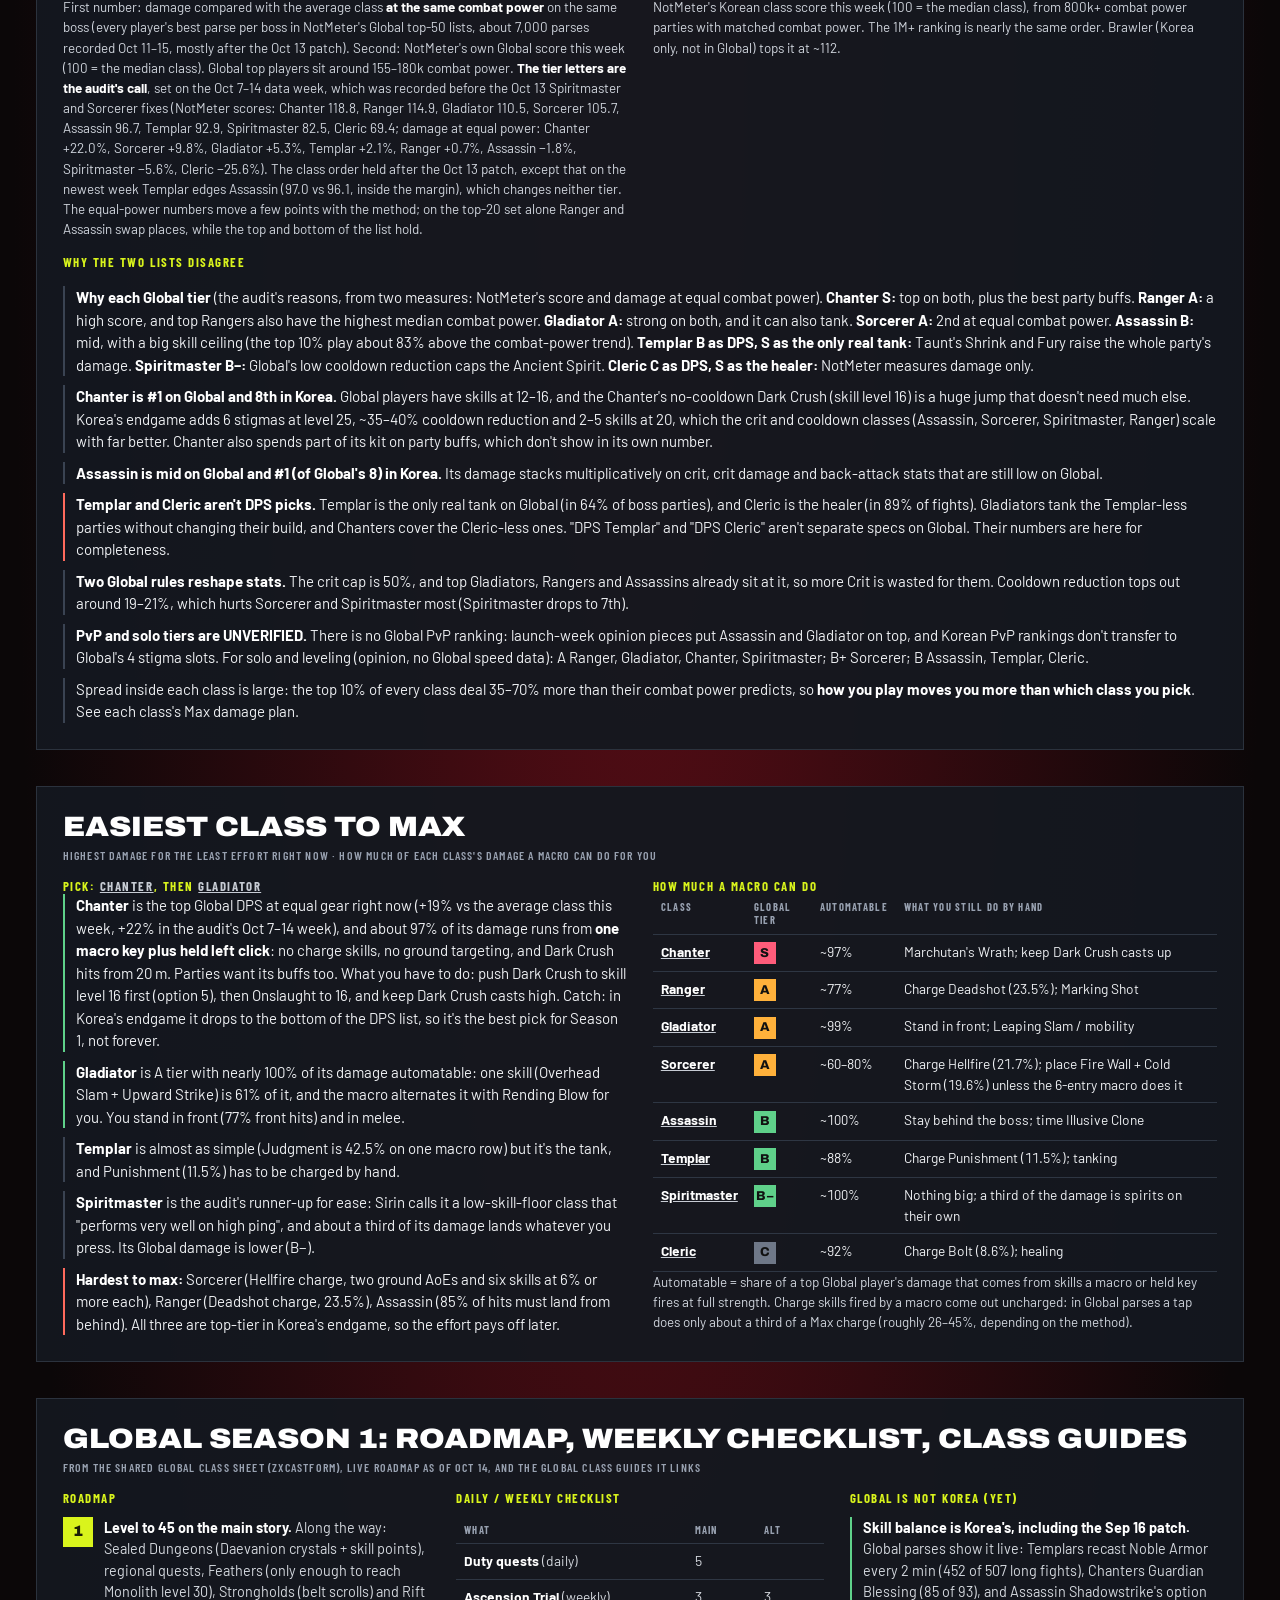
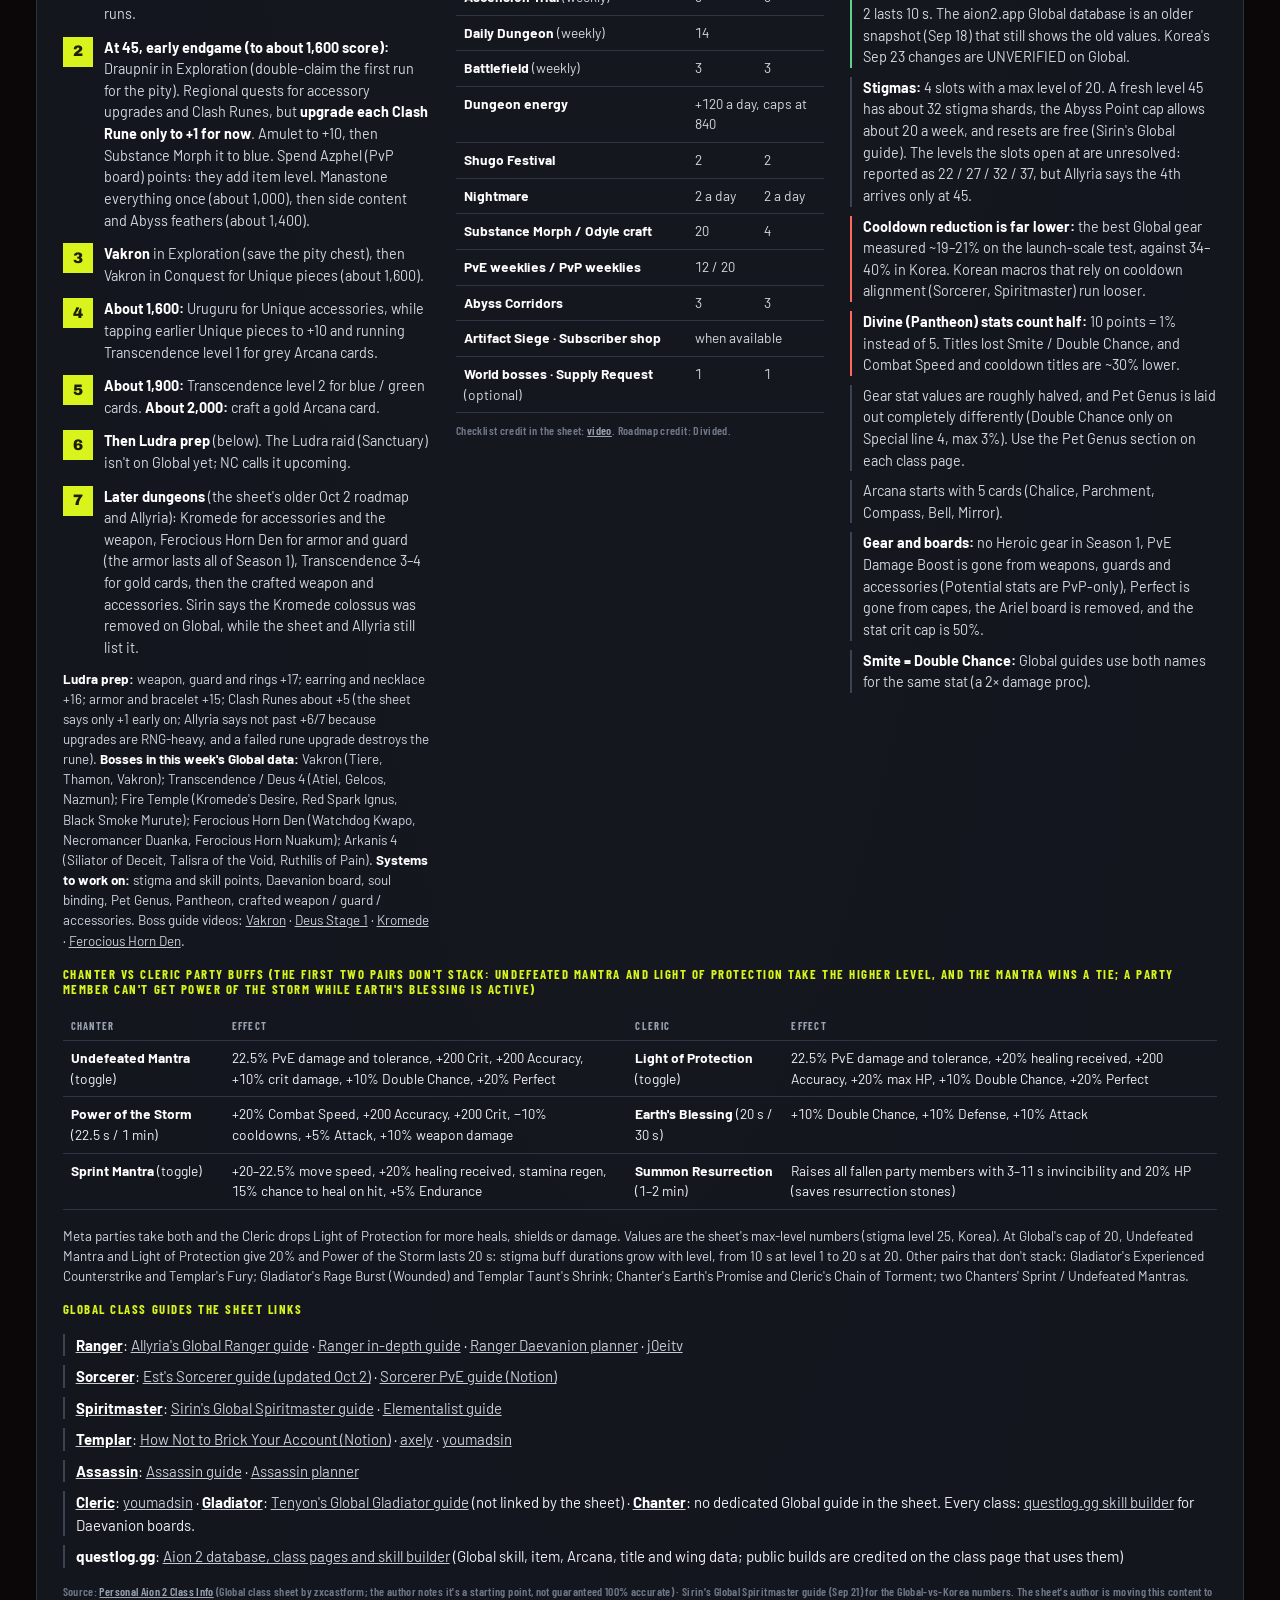
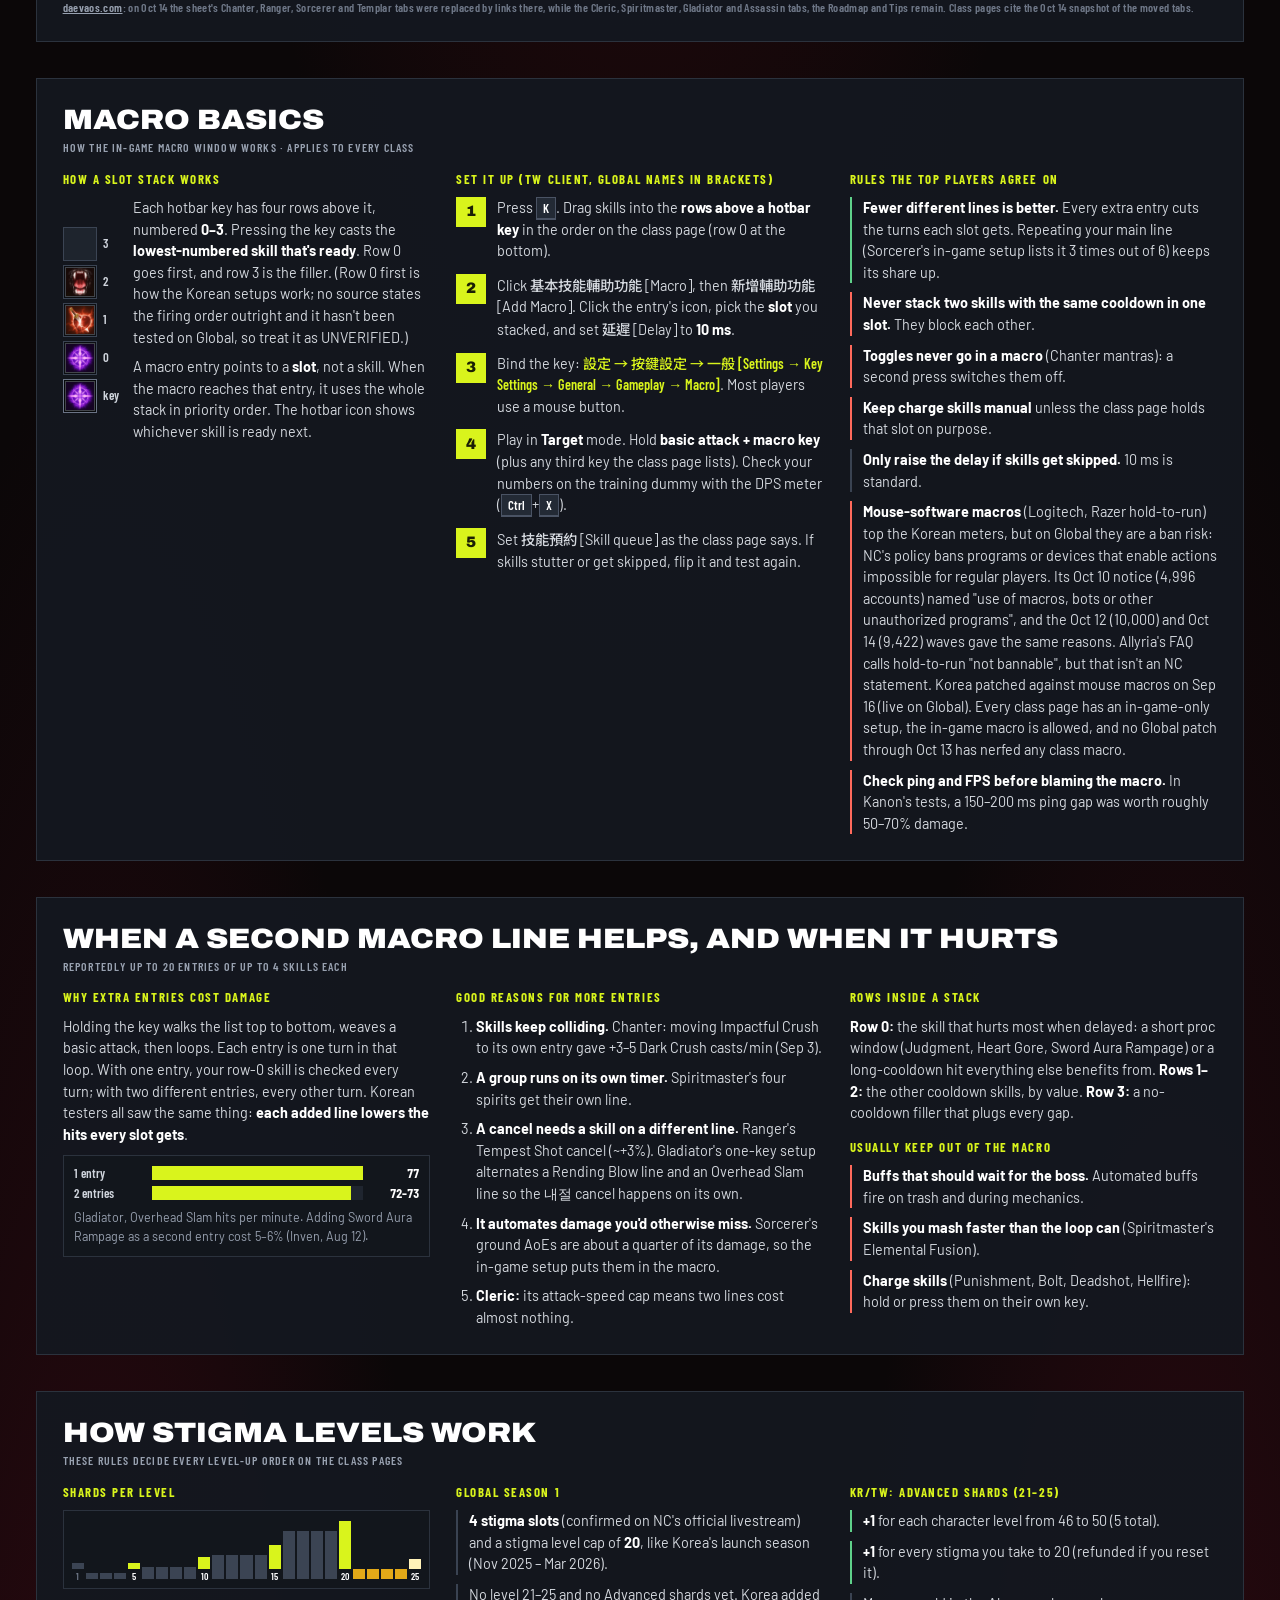
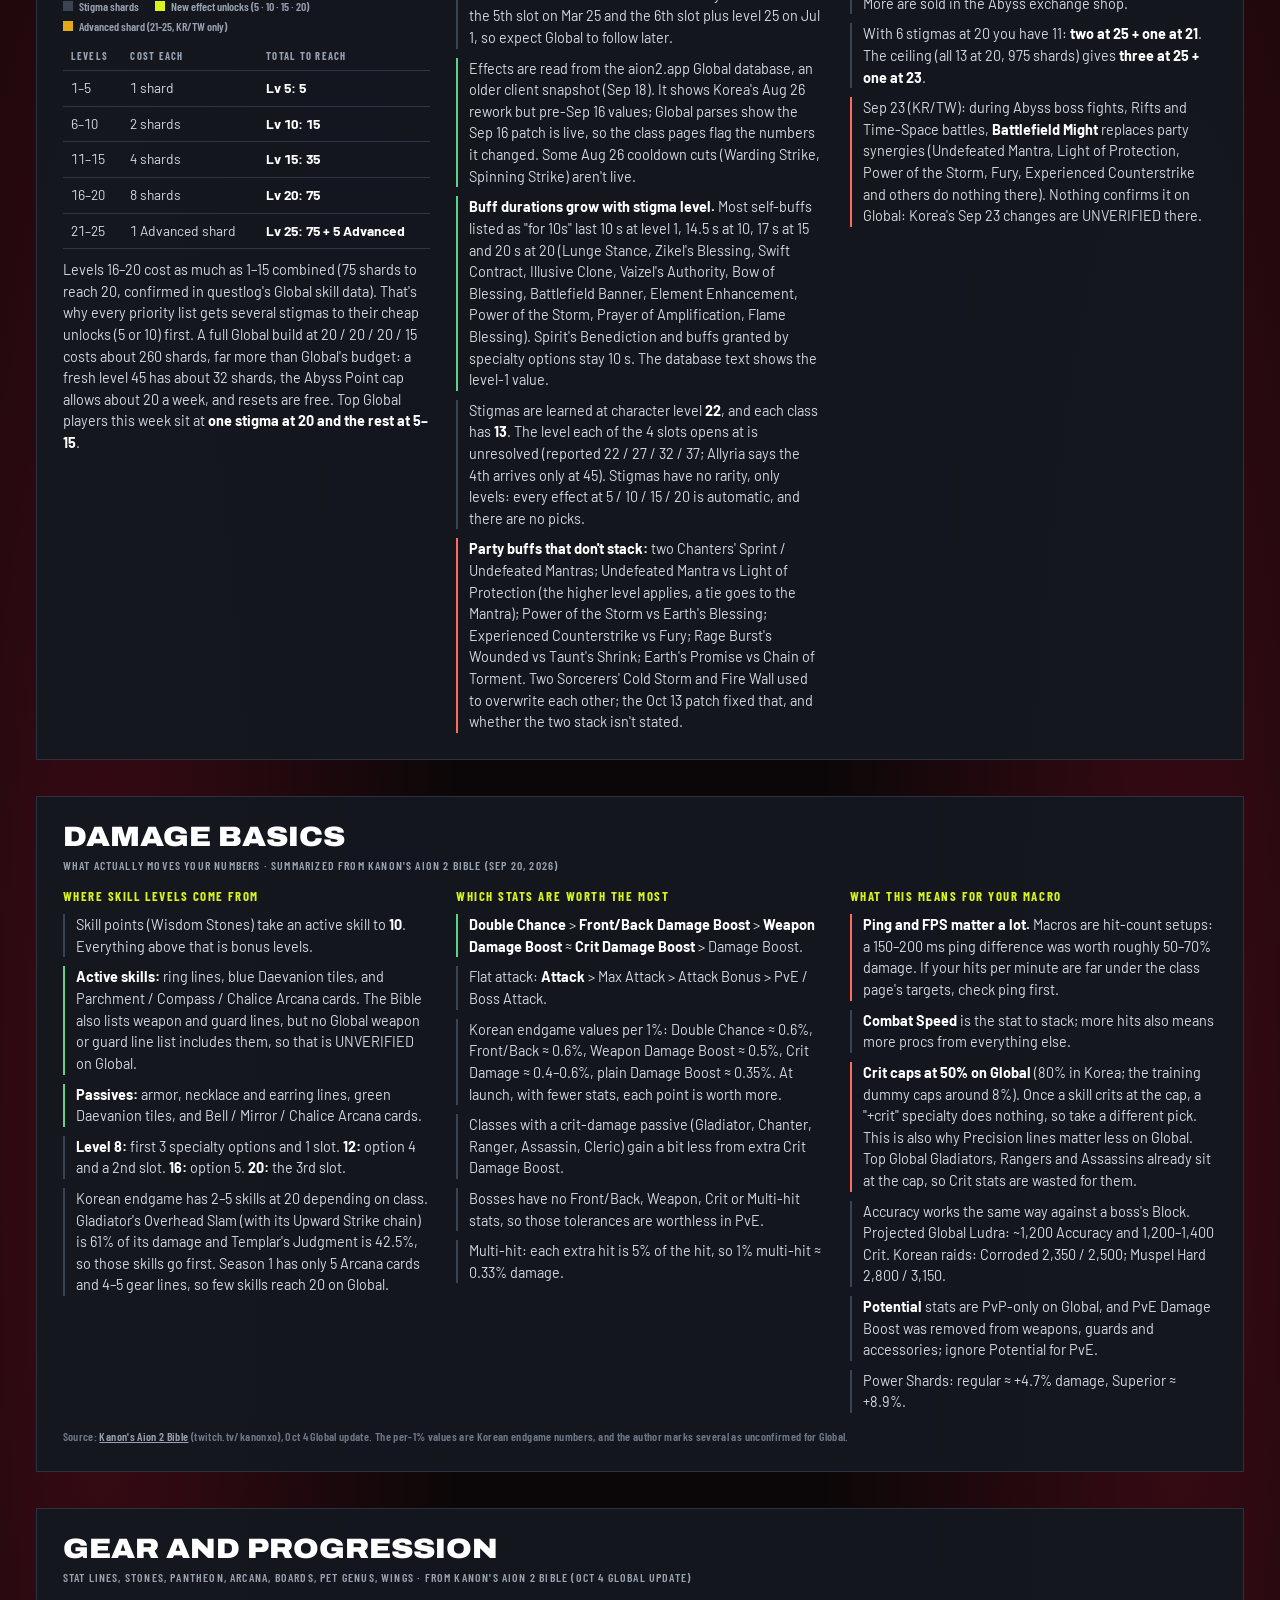
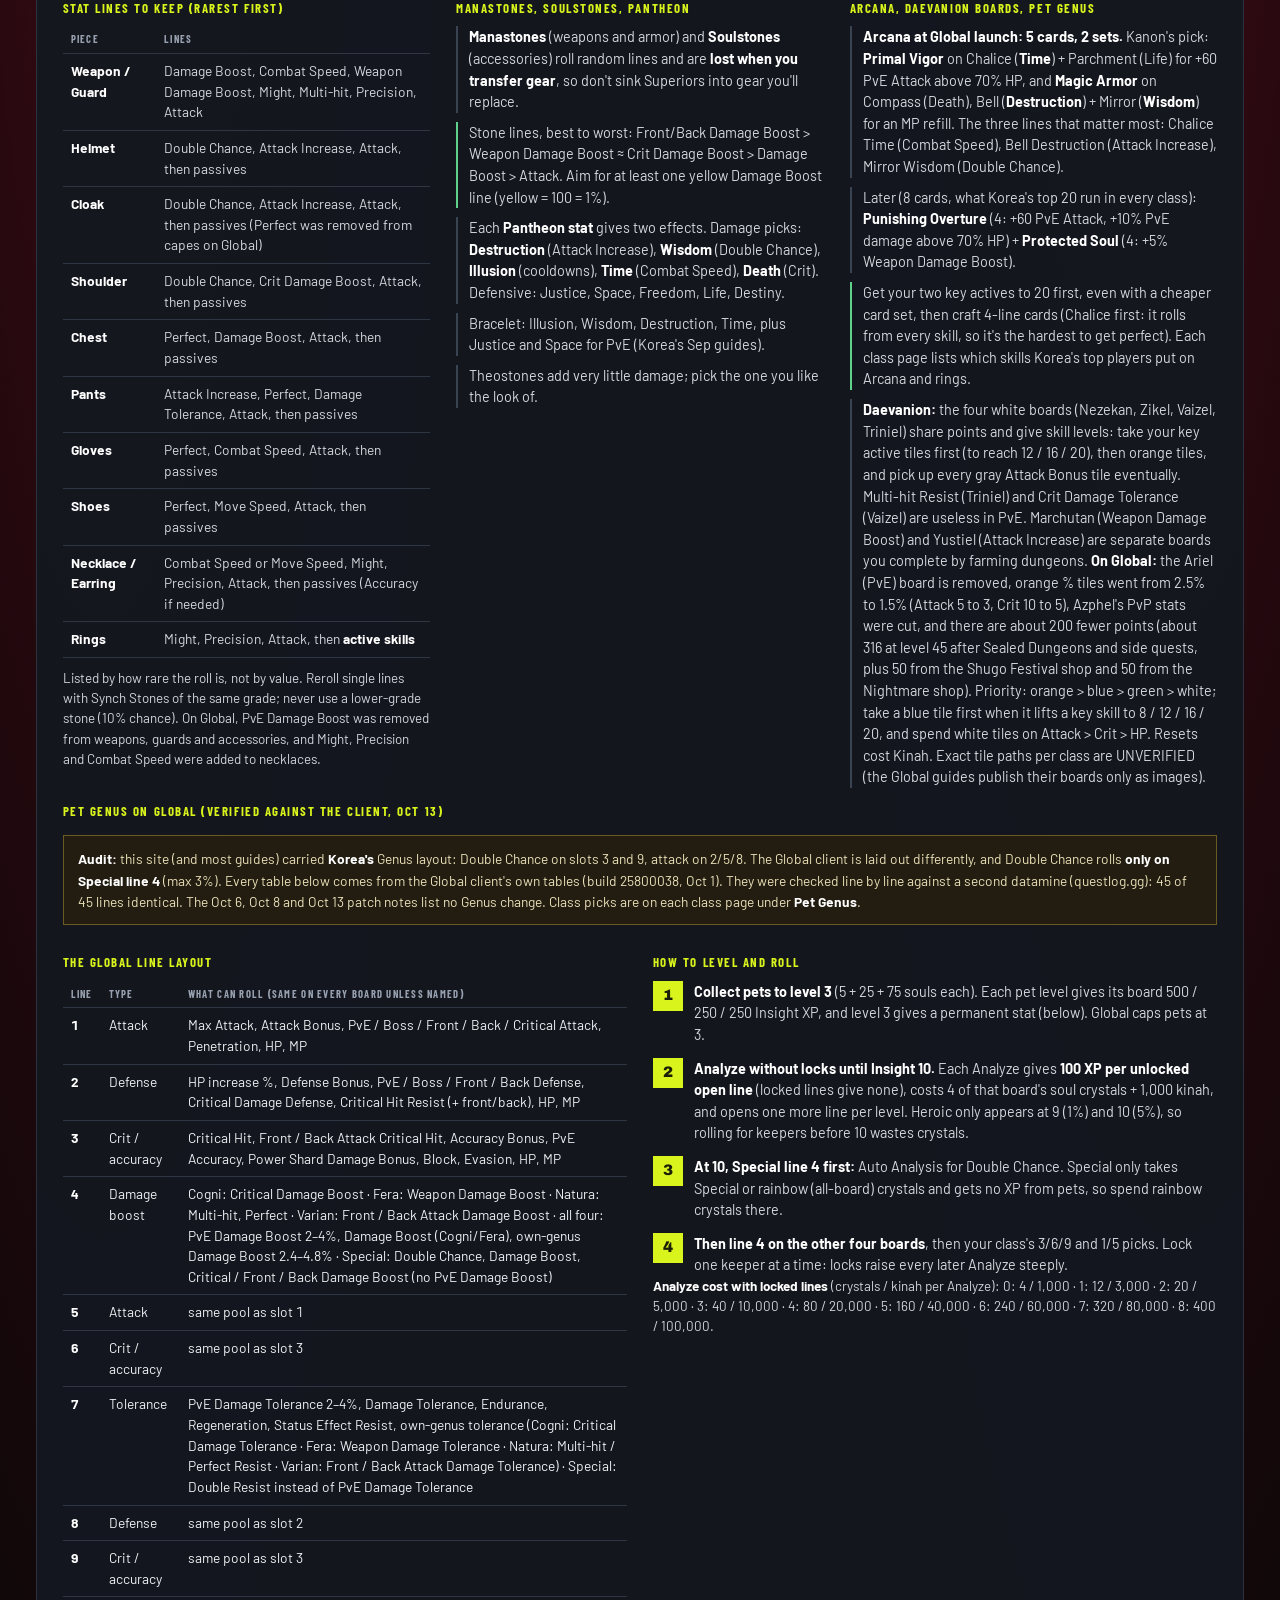
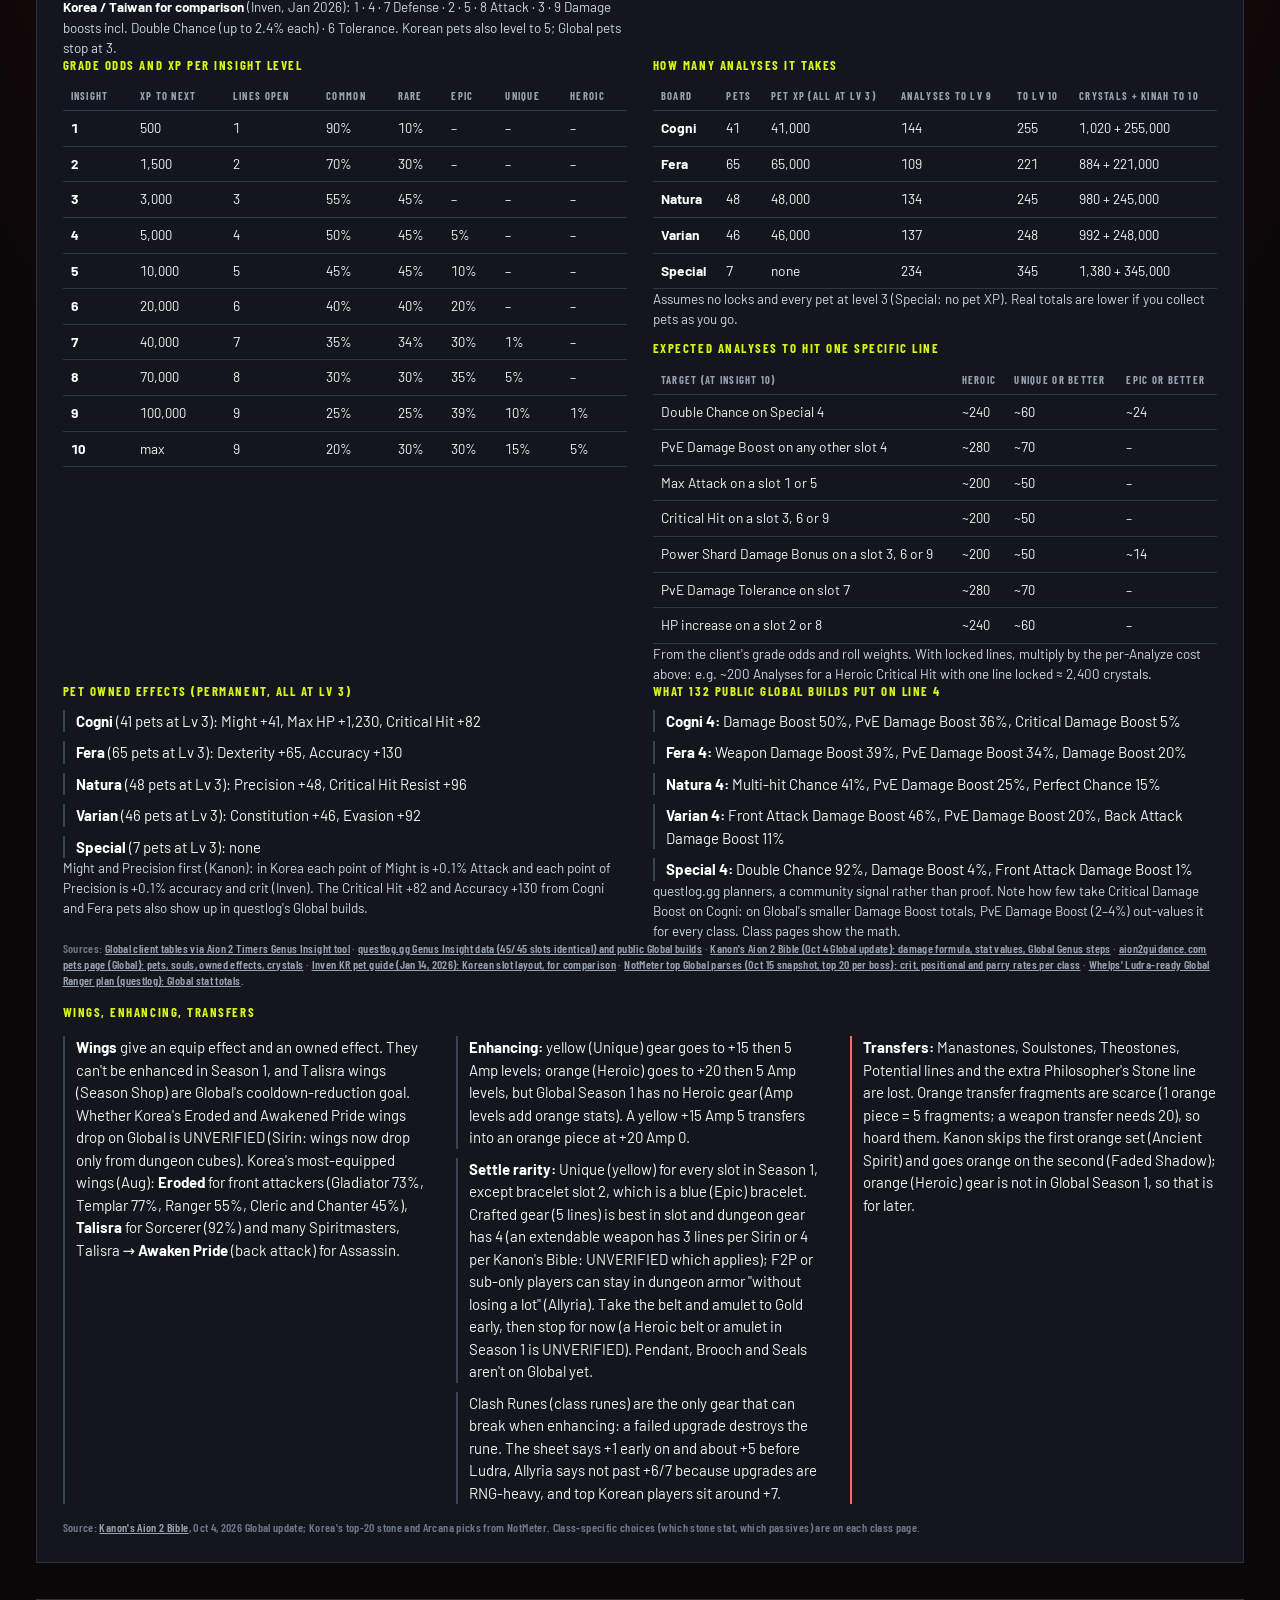
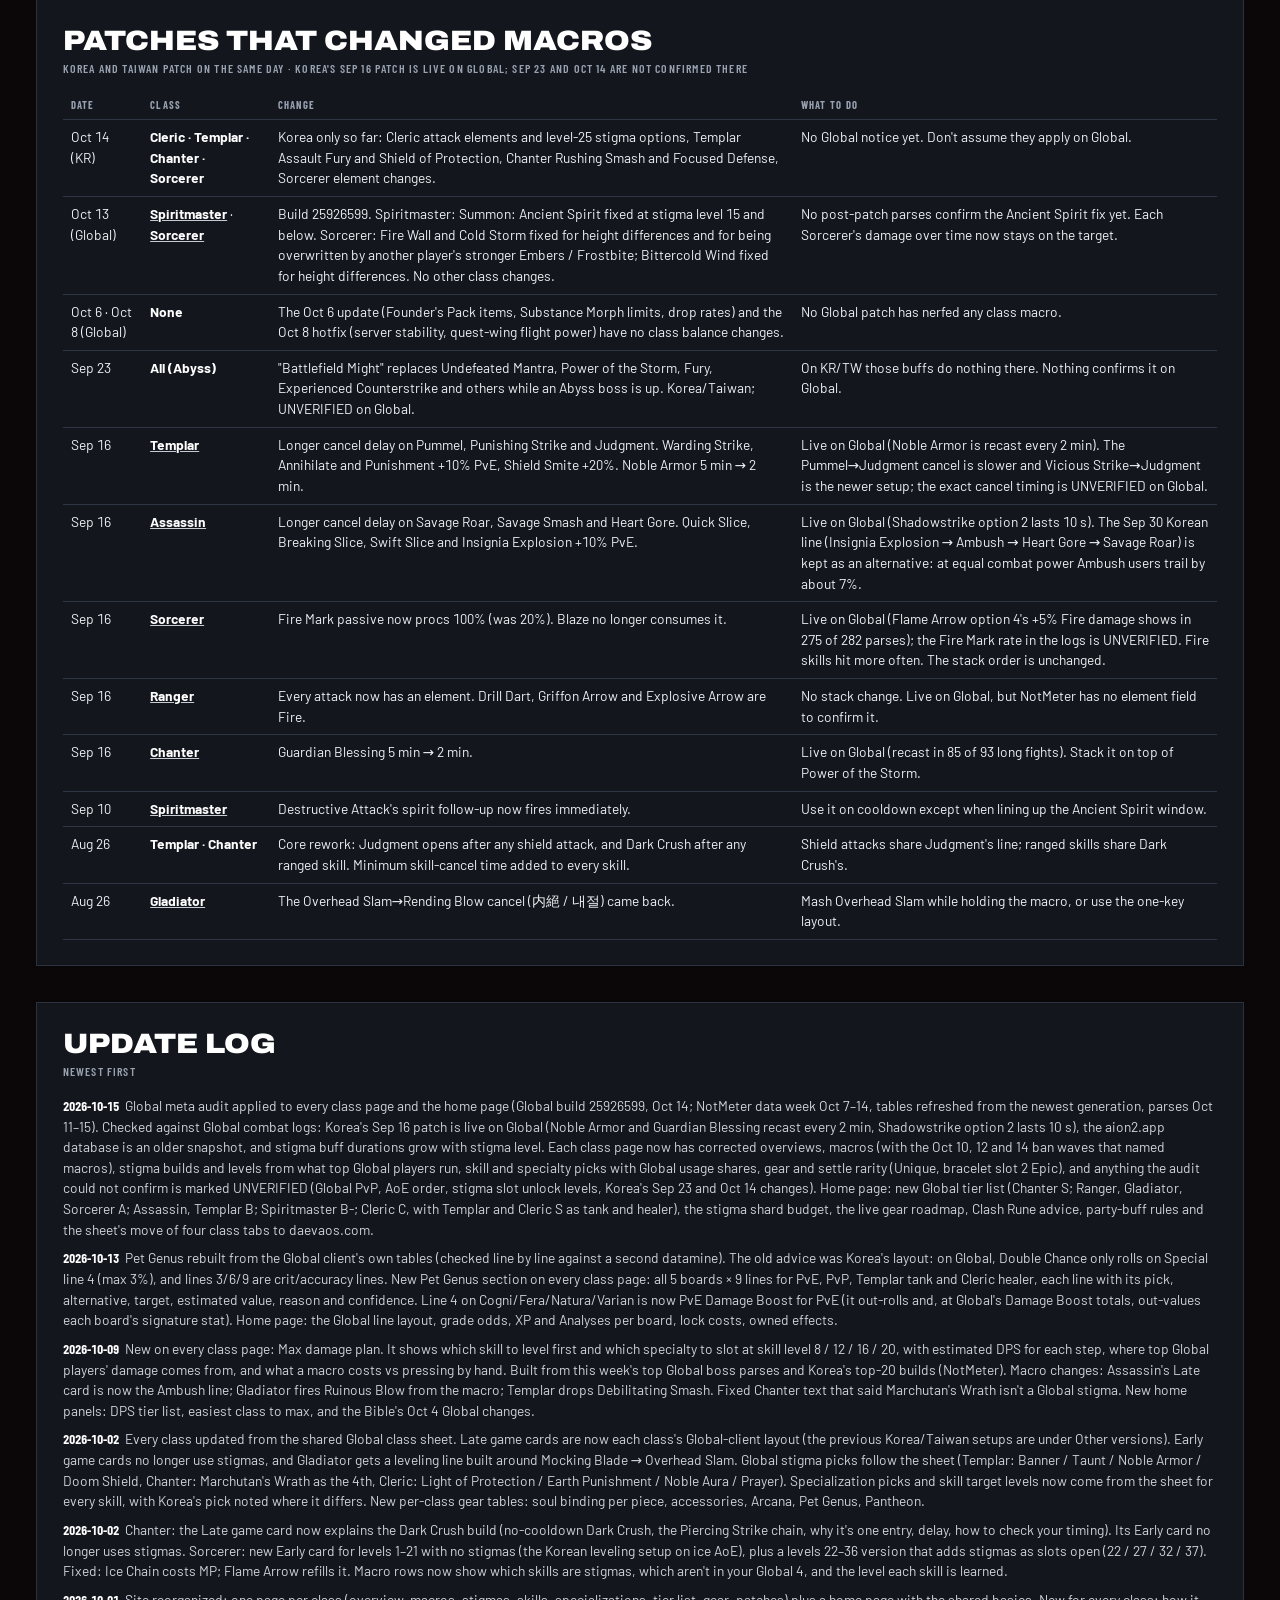
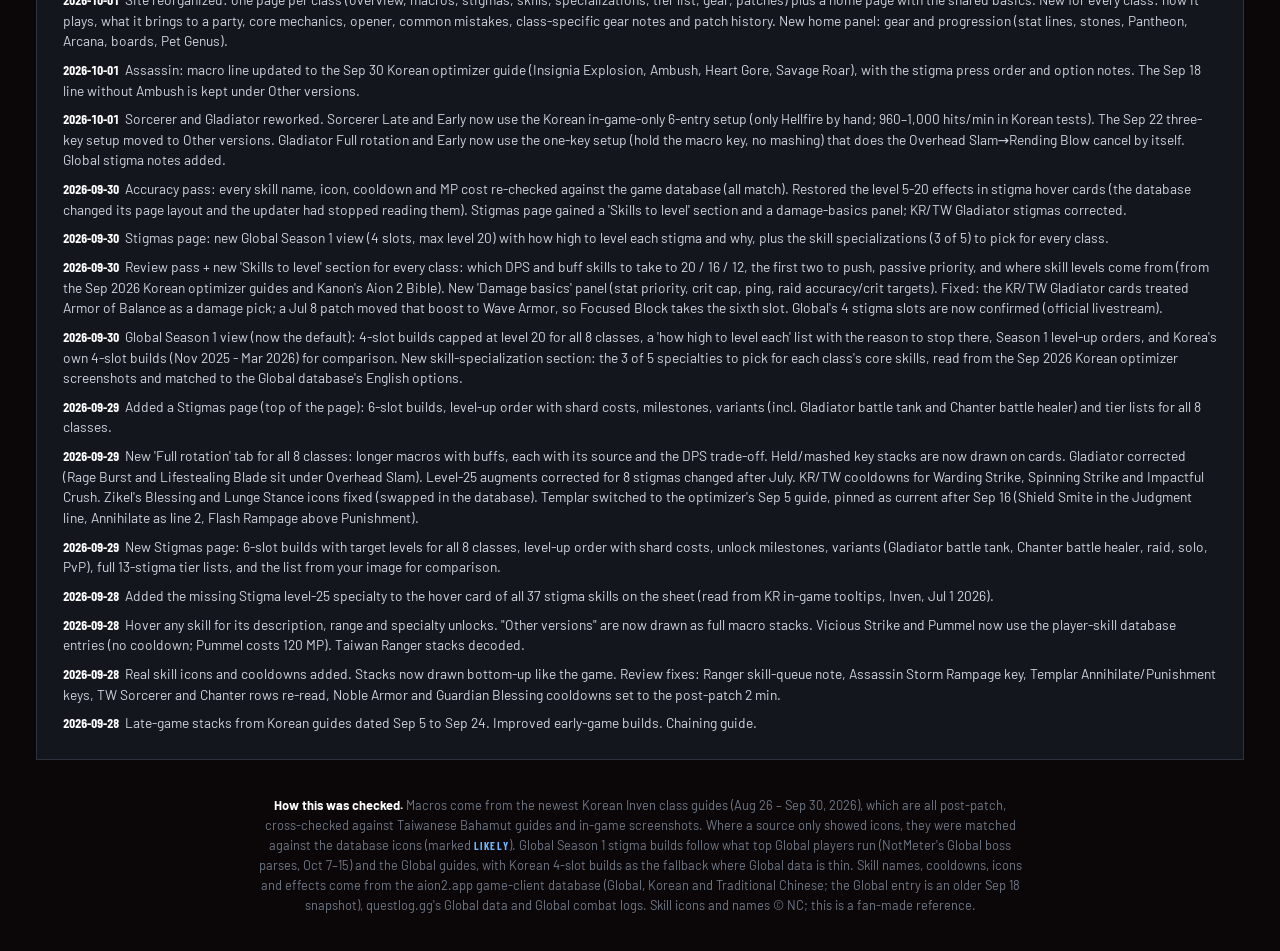
<file: stigmas.html>
<!doctype html>
<html lang="en">
<head>
<meta charset="utf-8">
<meta name="viewport" content="width=device-width, initial-scale=1">
<title>Moved · Aion 2 Class Guides</title>
<meta name="robots" content="noindex">
<script>
  // The stigma page is now part of each class page. Old links like stigmas.html#templar land on templar.html#stigmas.
  var c = (location.hash || "").slice(1), ok = ["gladiator", "templar", "assassin", "ranger", "sorcerer", "spiritmaster", "cleric", "chanter"];
  location.replace(ok.indexOf(c) >= 0 ? c + ".html#stigmas" : "index.html");
</script>
</head>
<body style="background:#0b0708;color:#eef0f3;font:16px system-ui;padding:40px">
<p>Stigmas now live on each class page. <a style="color:#d9f41c" href="index.html">Go to Aion 2 Class Guides</a>.</p>
</body>
</html>
</file>
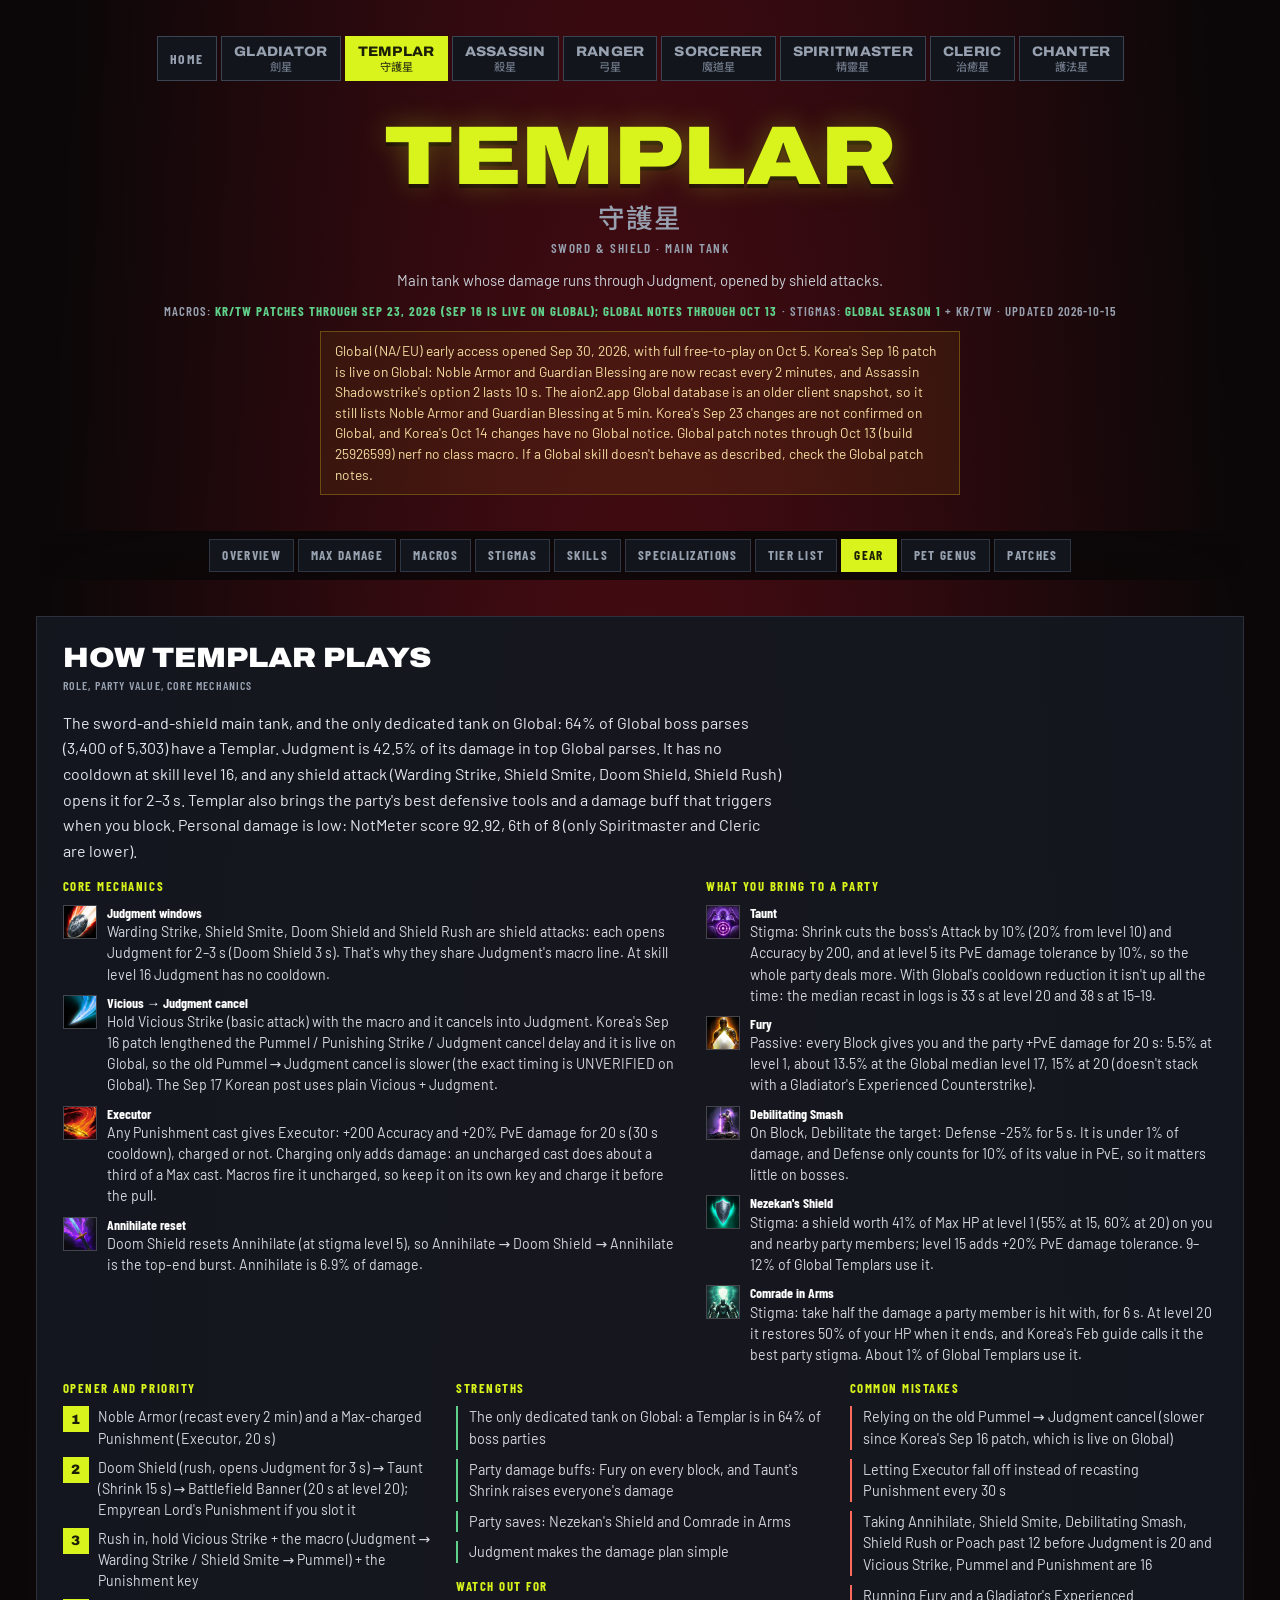
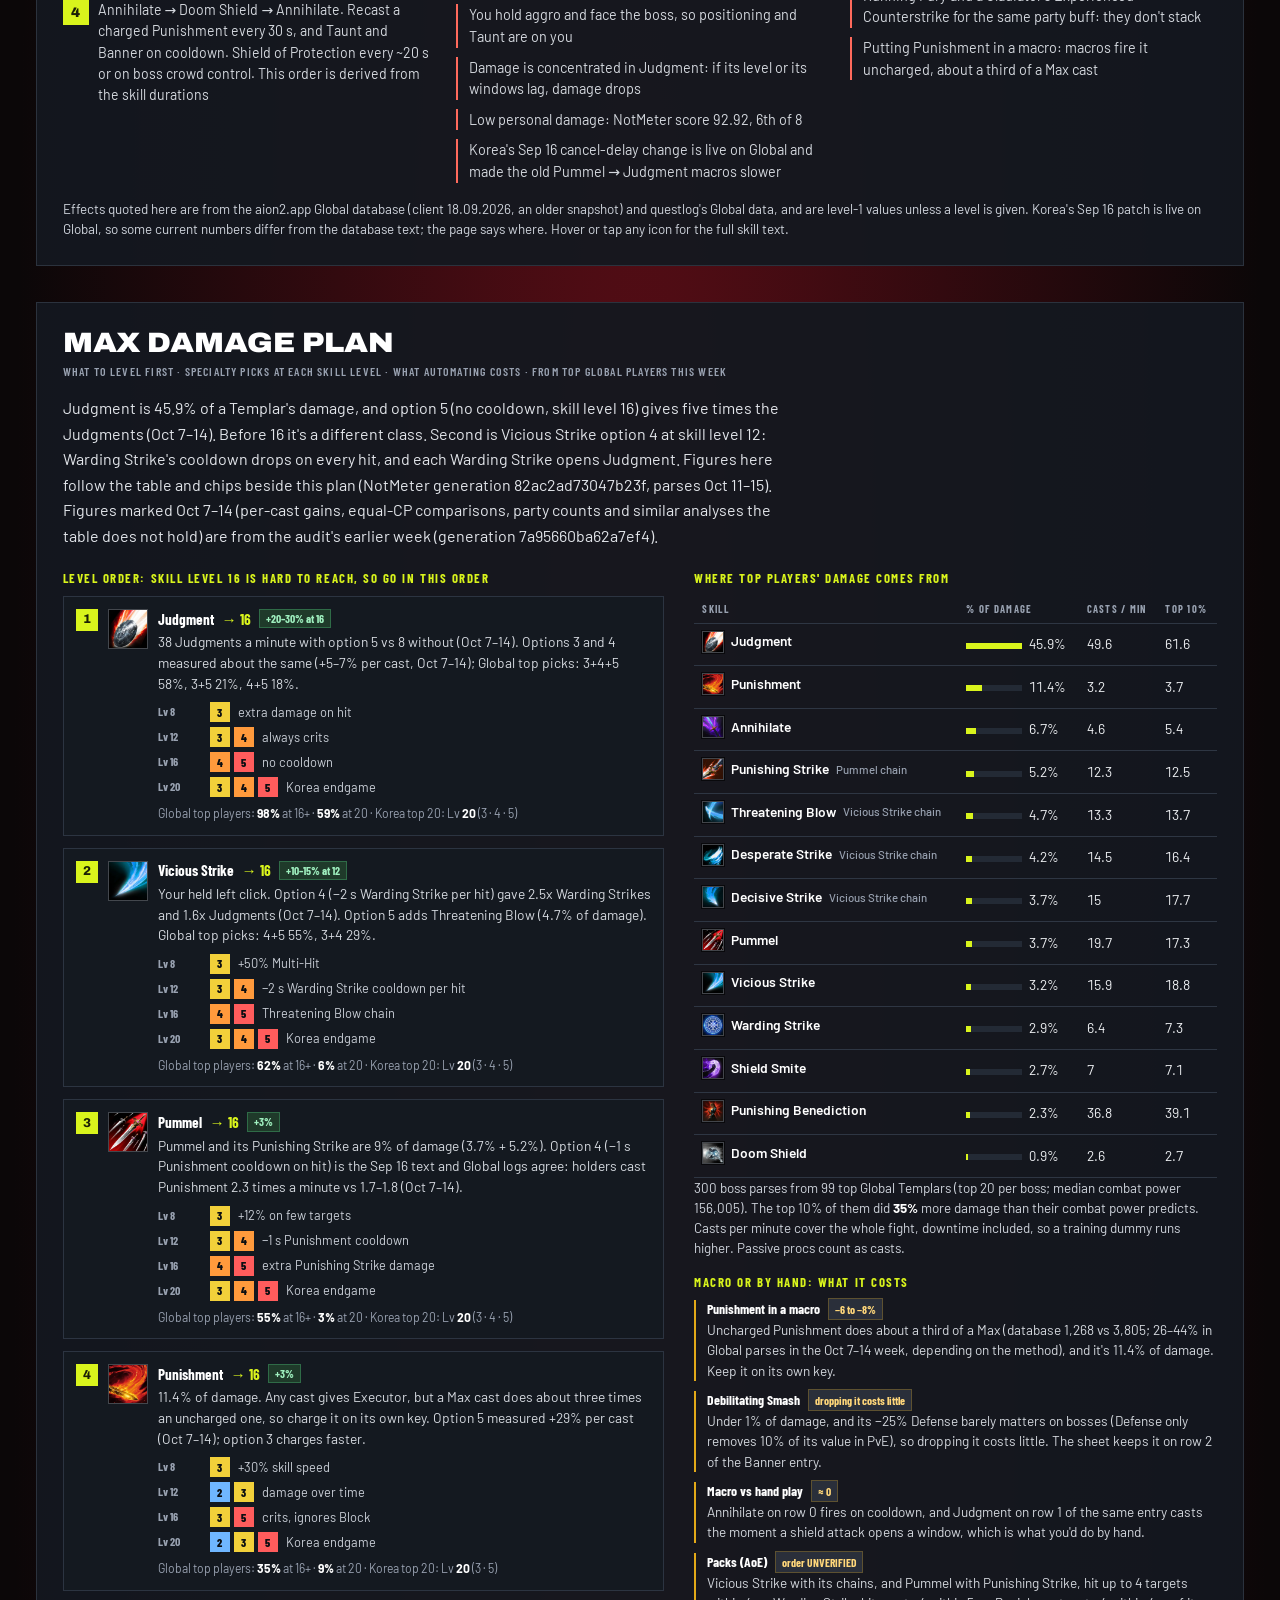
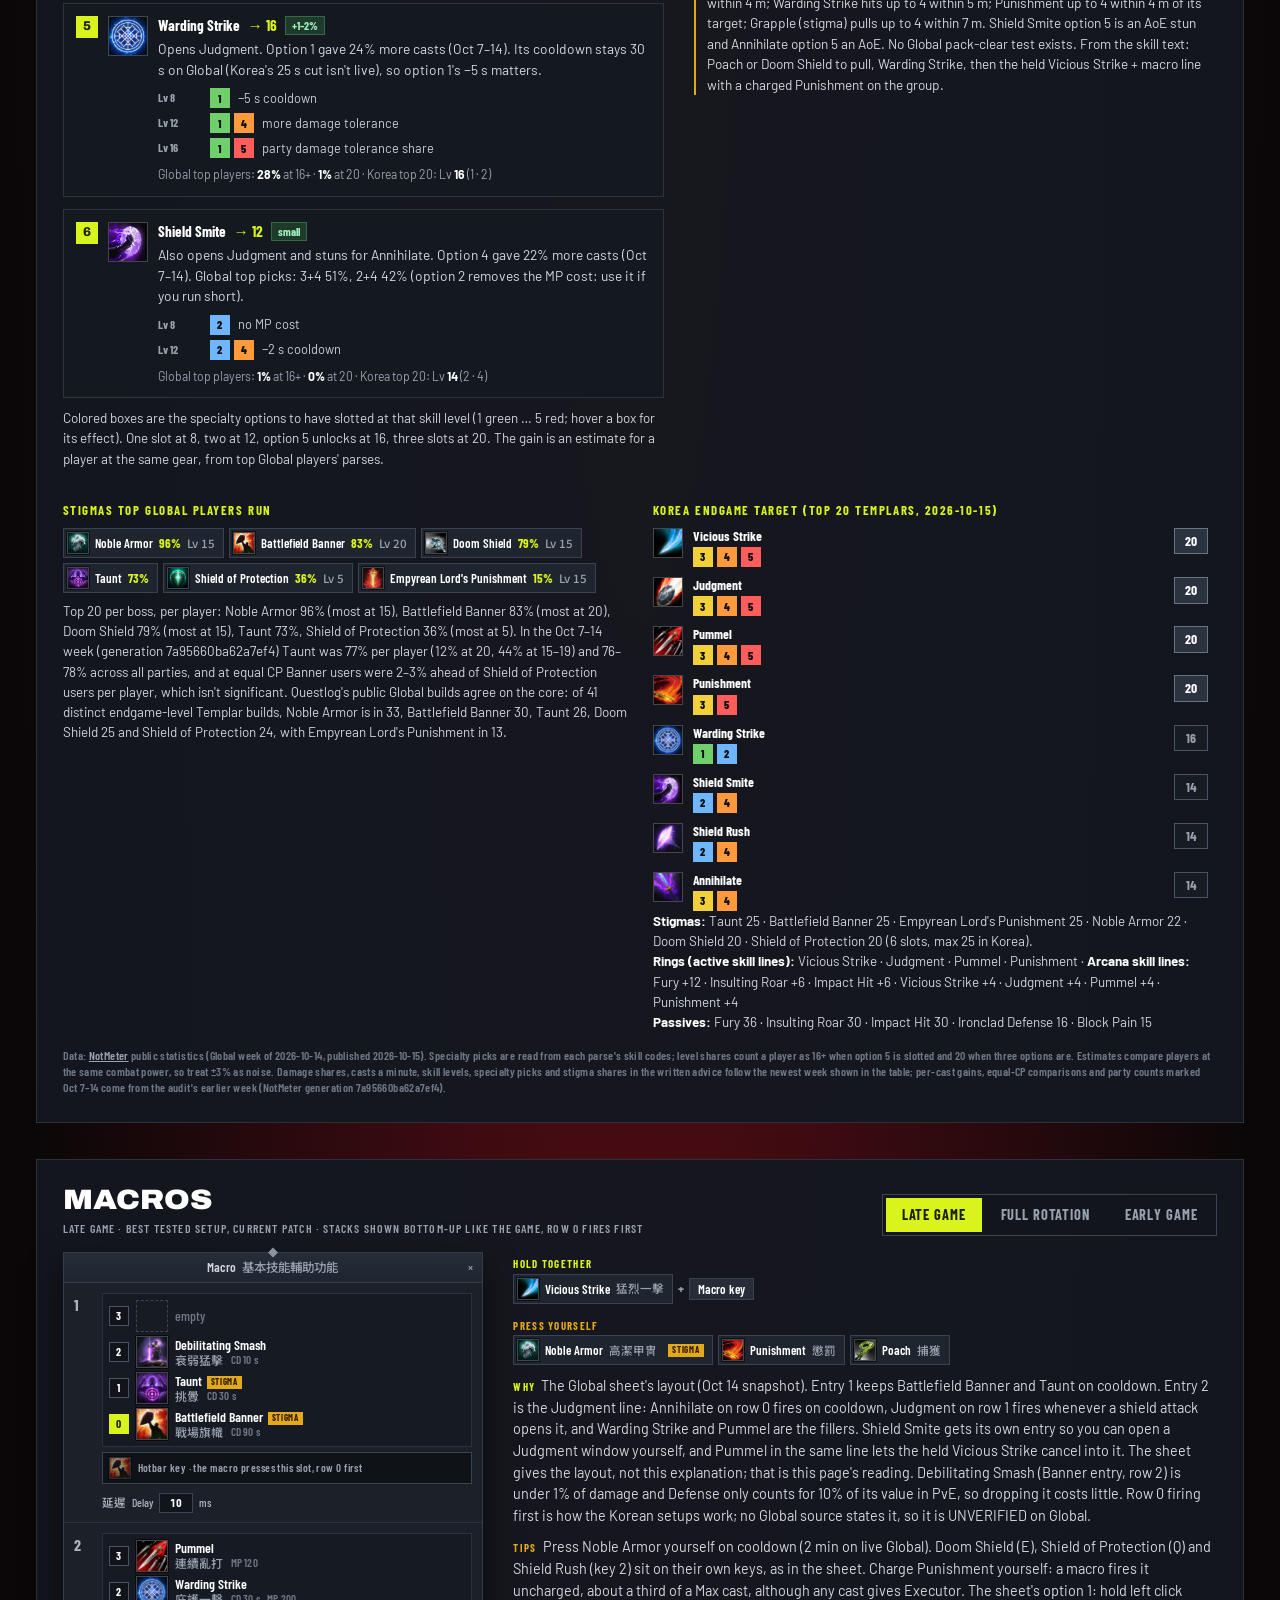
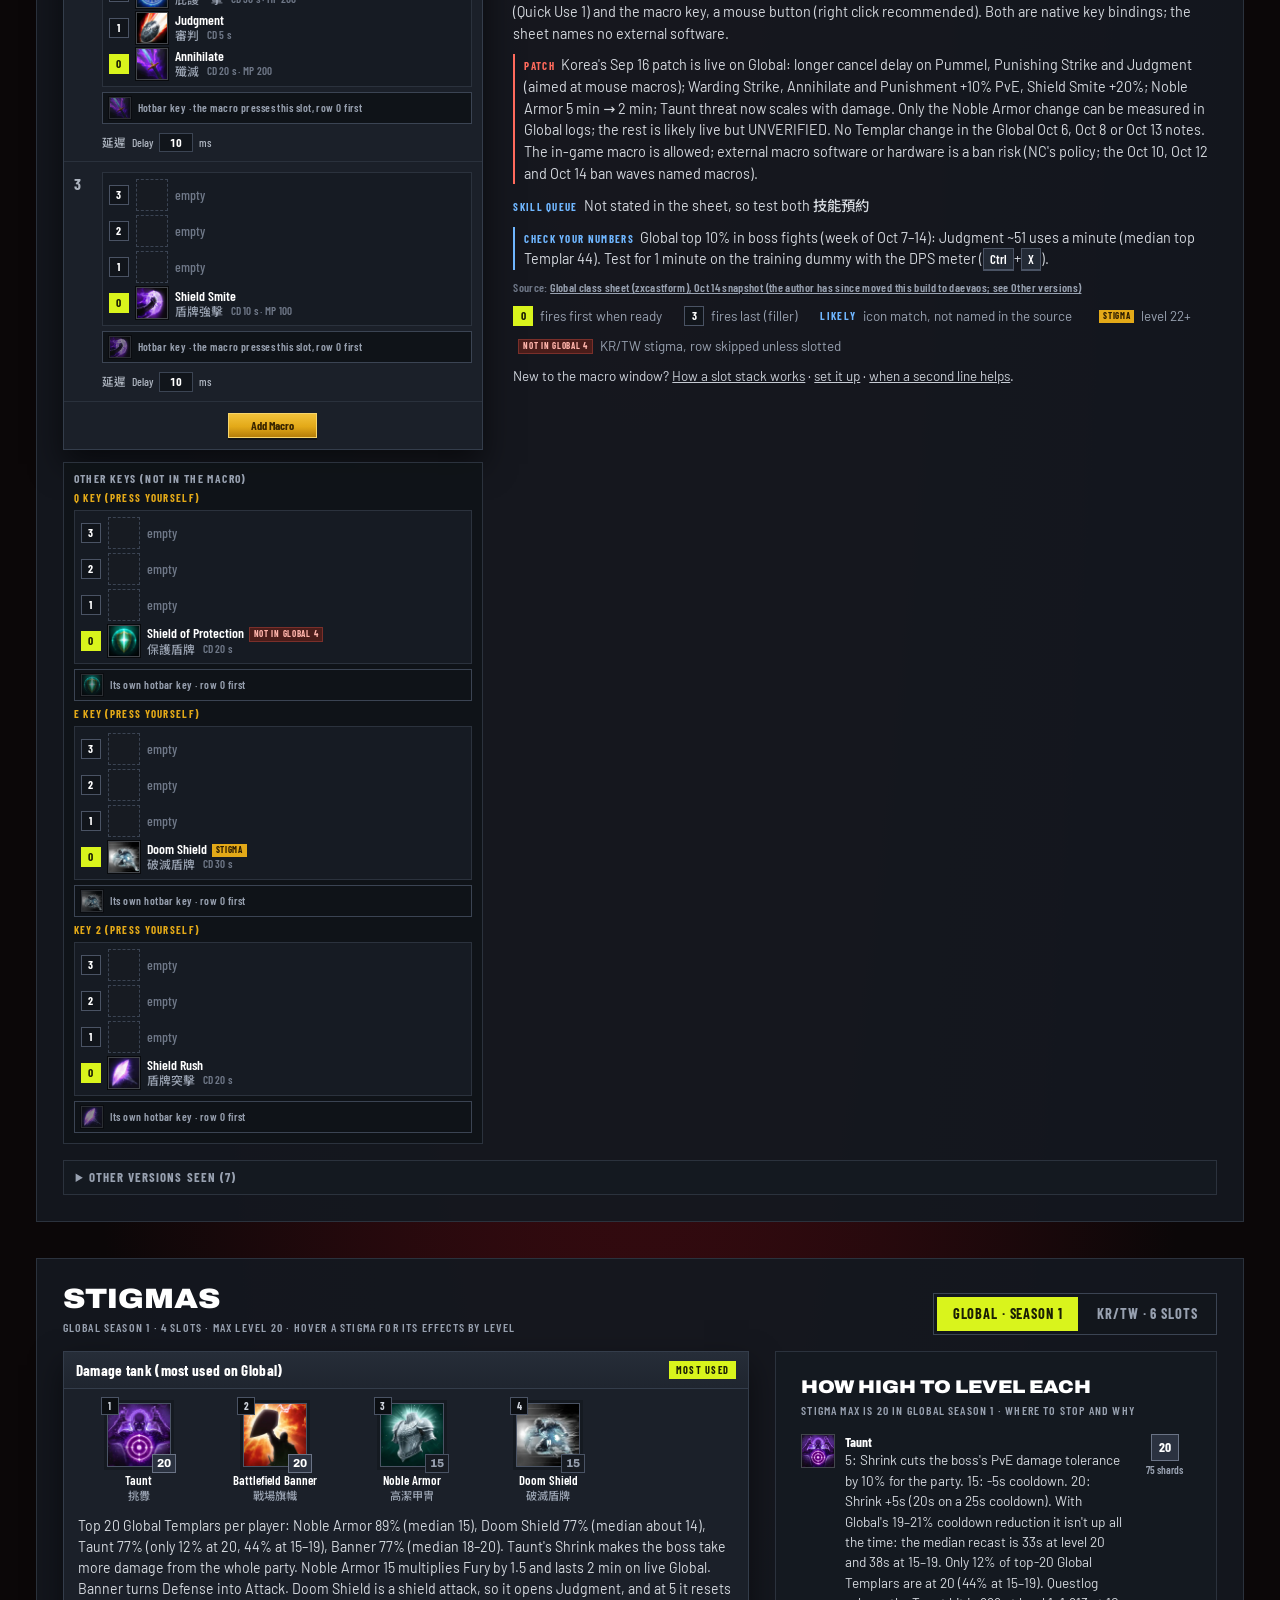
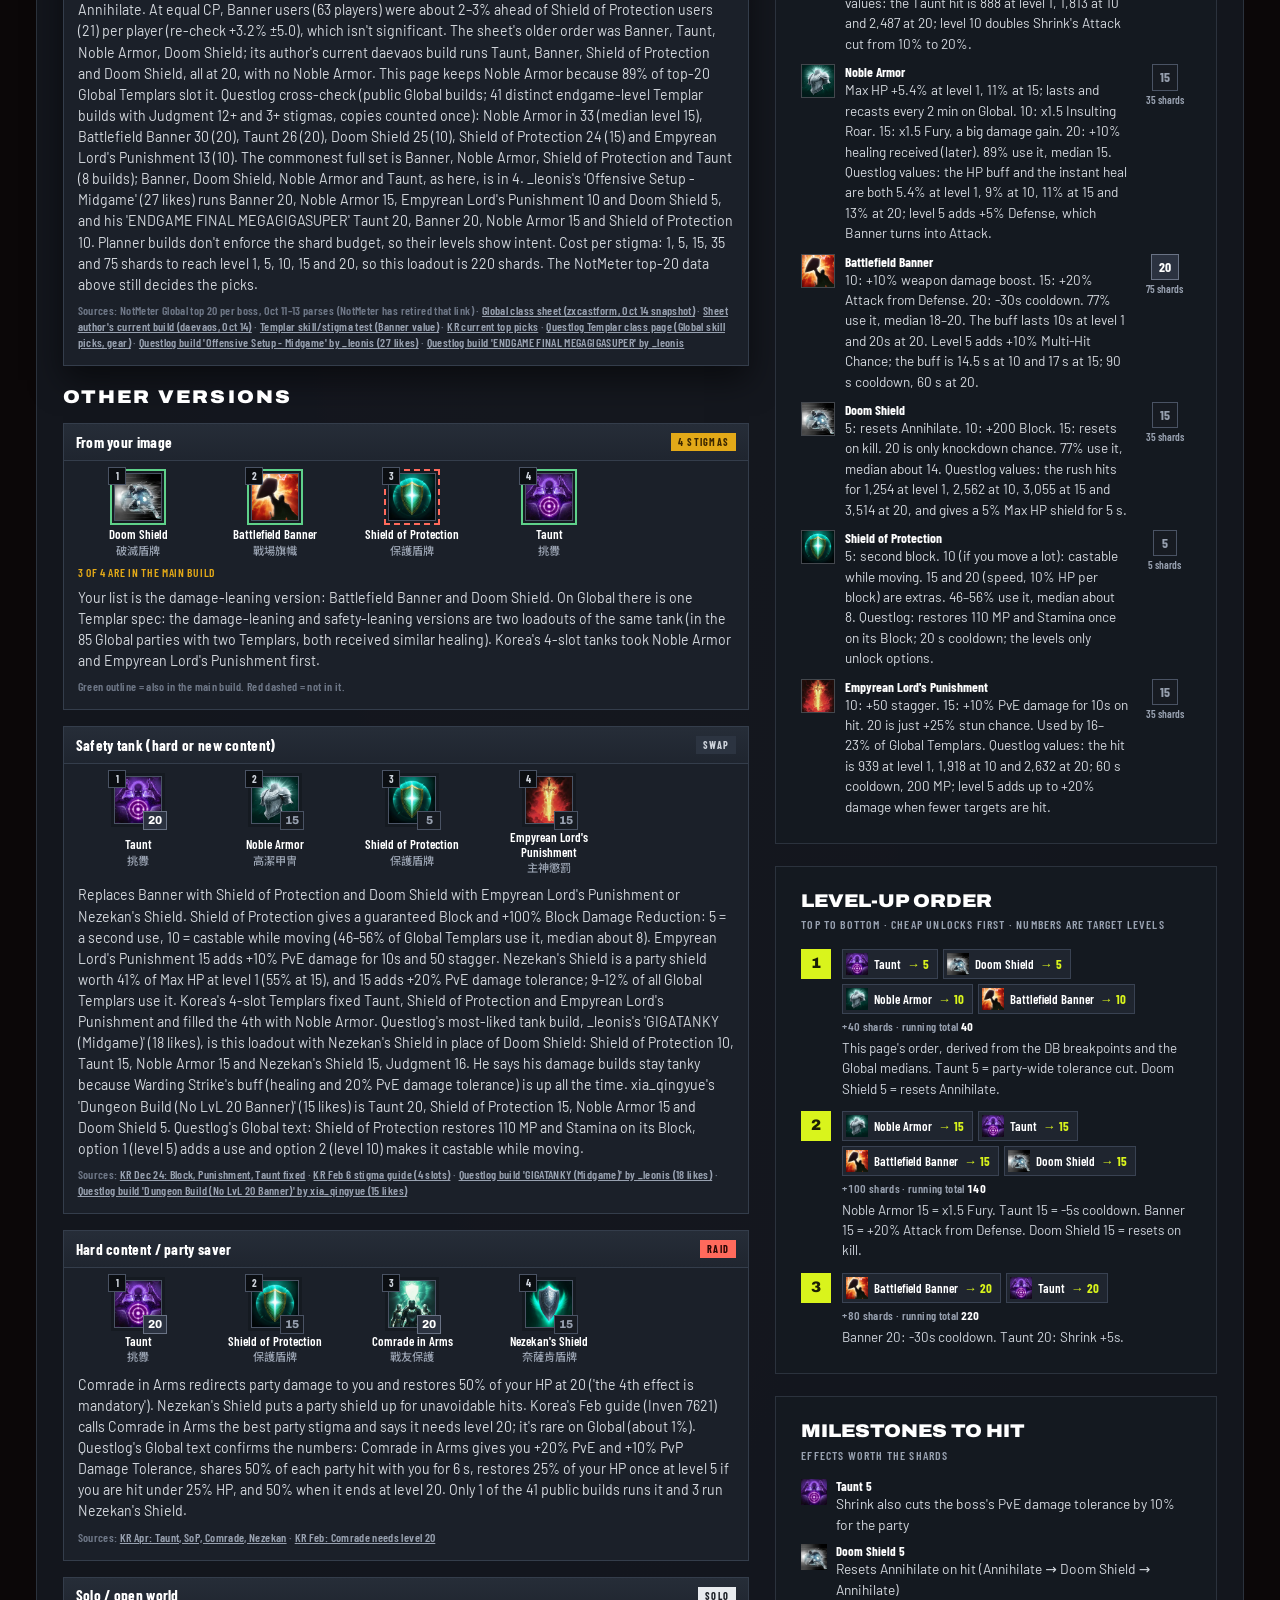
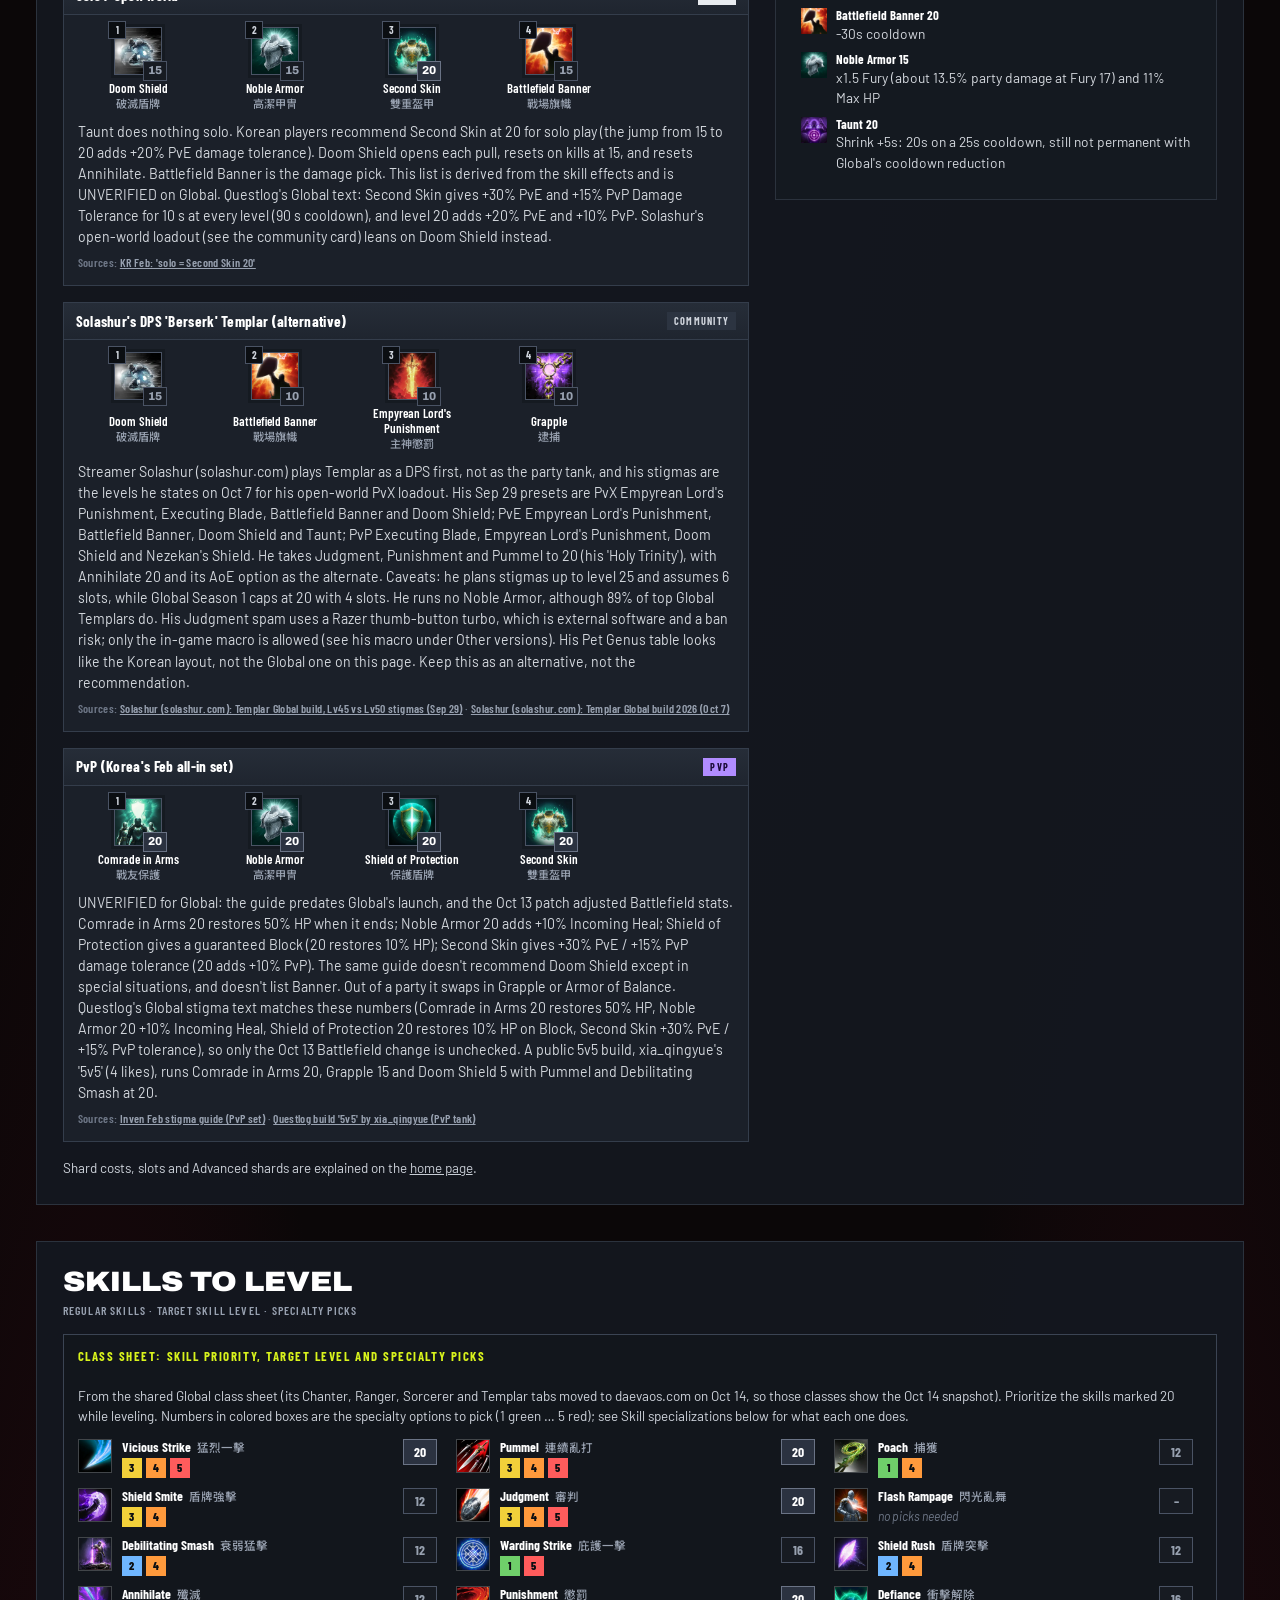
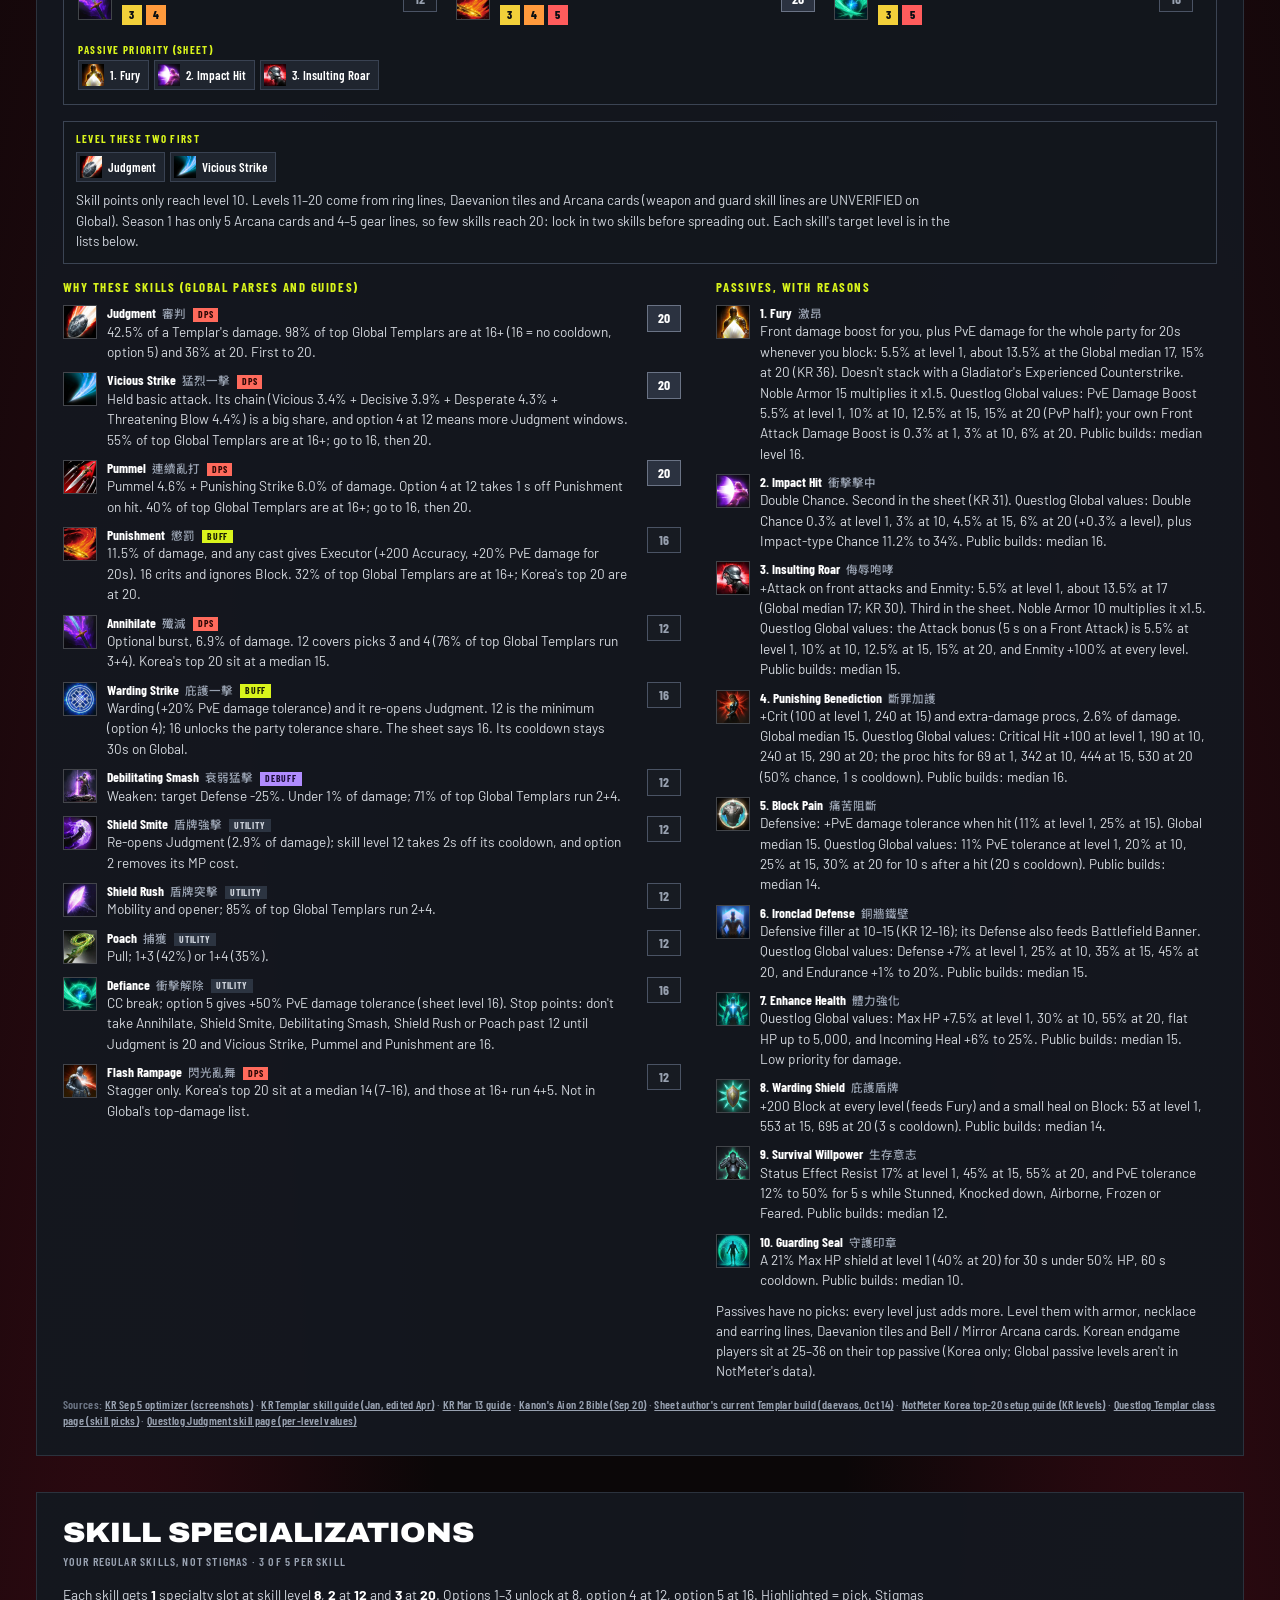
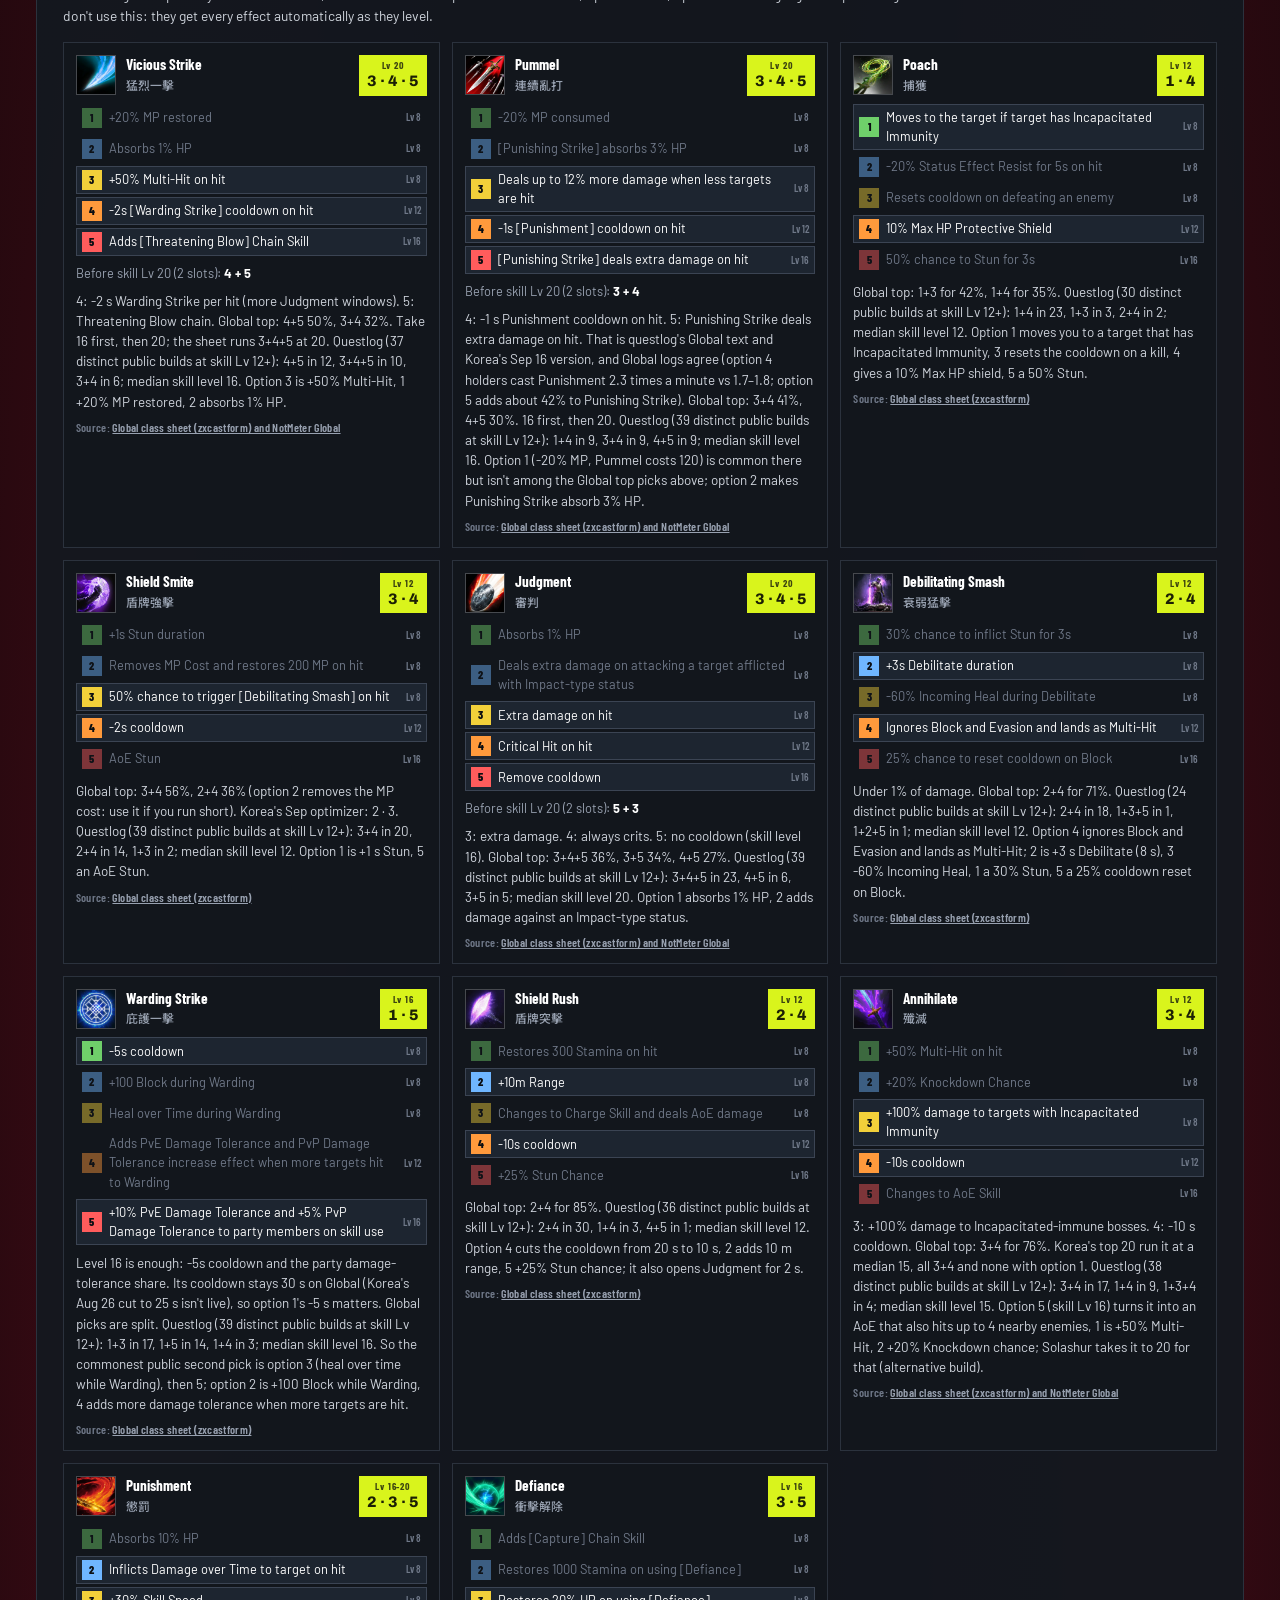
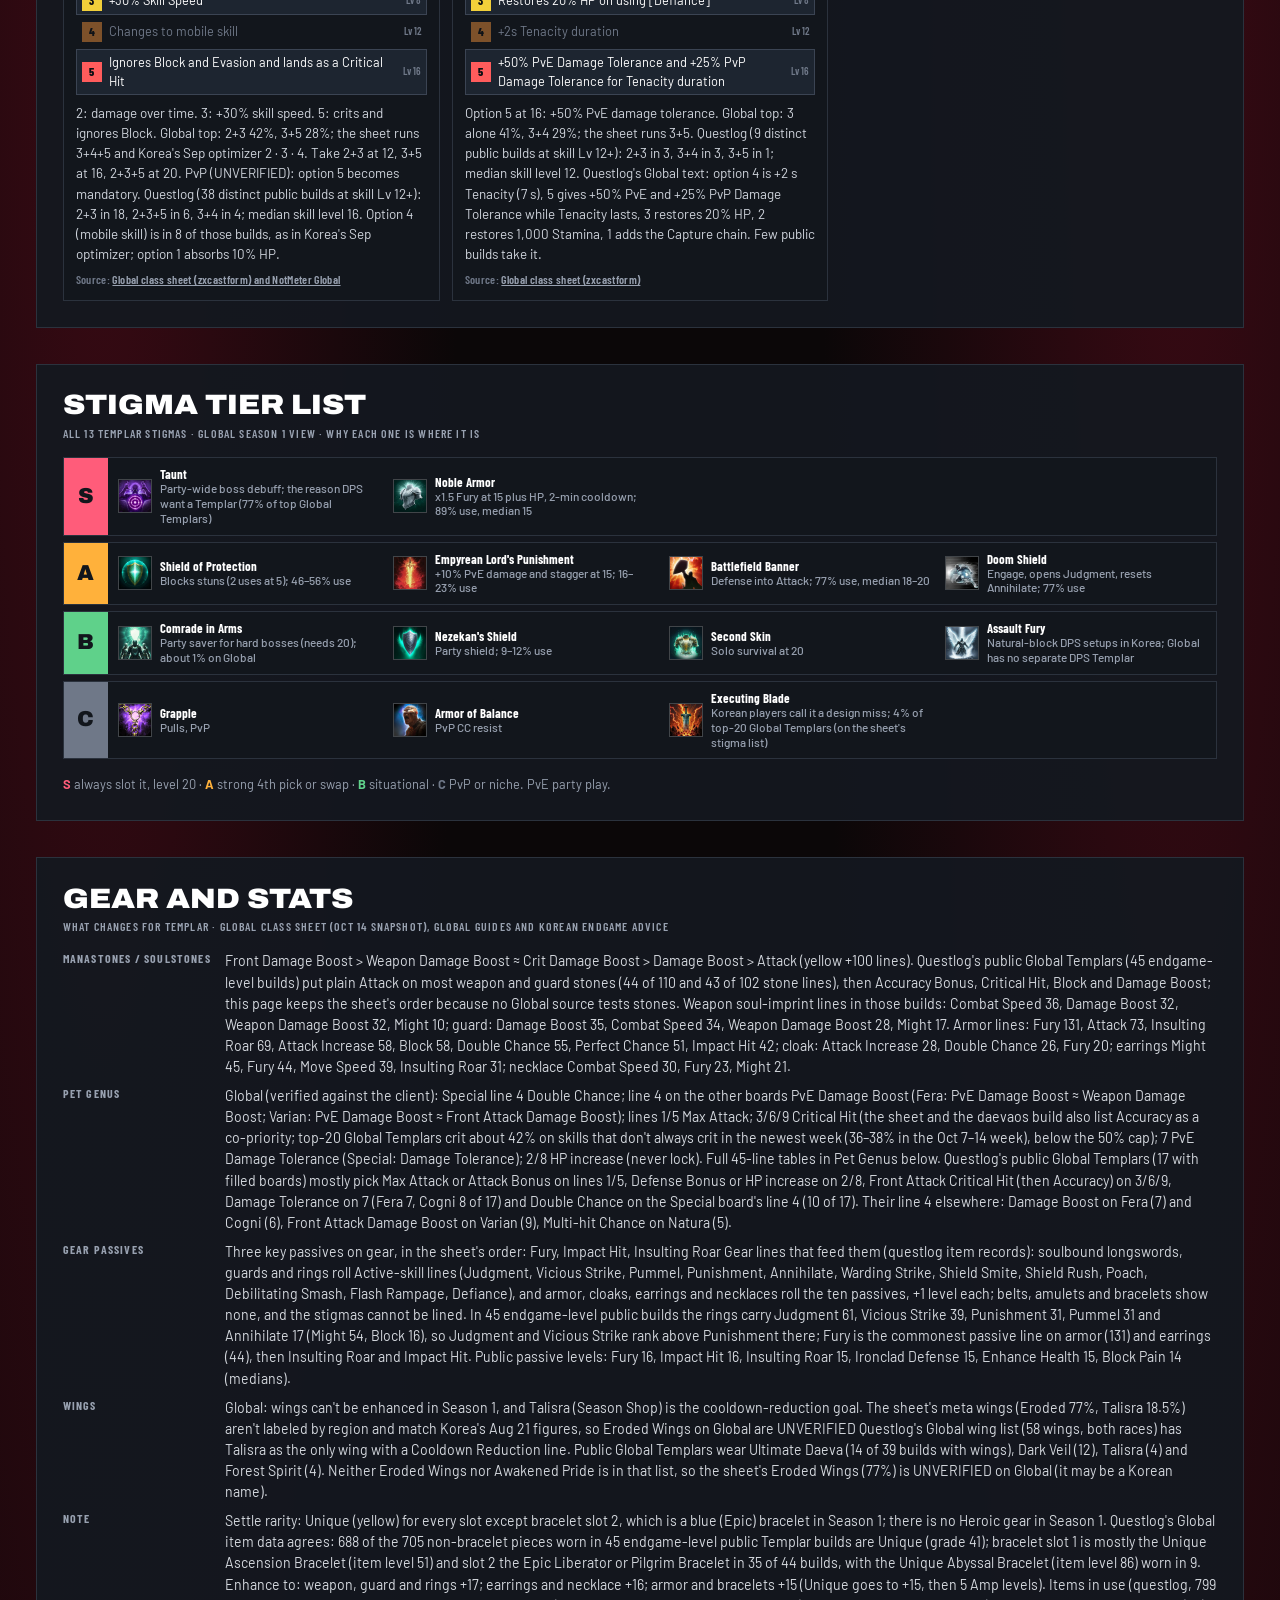
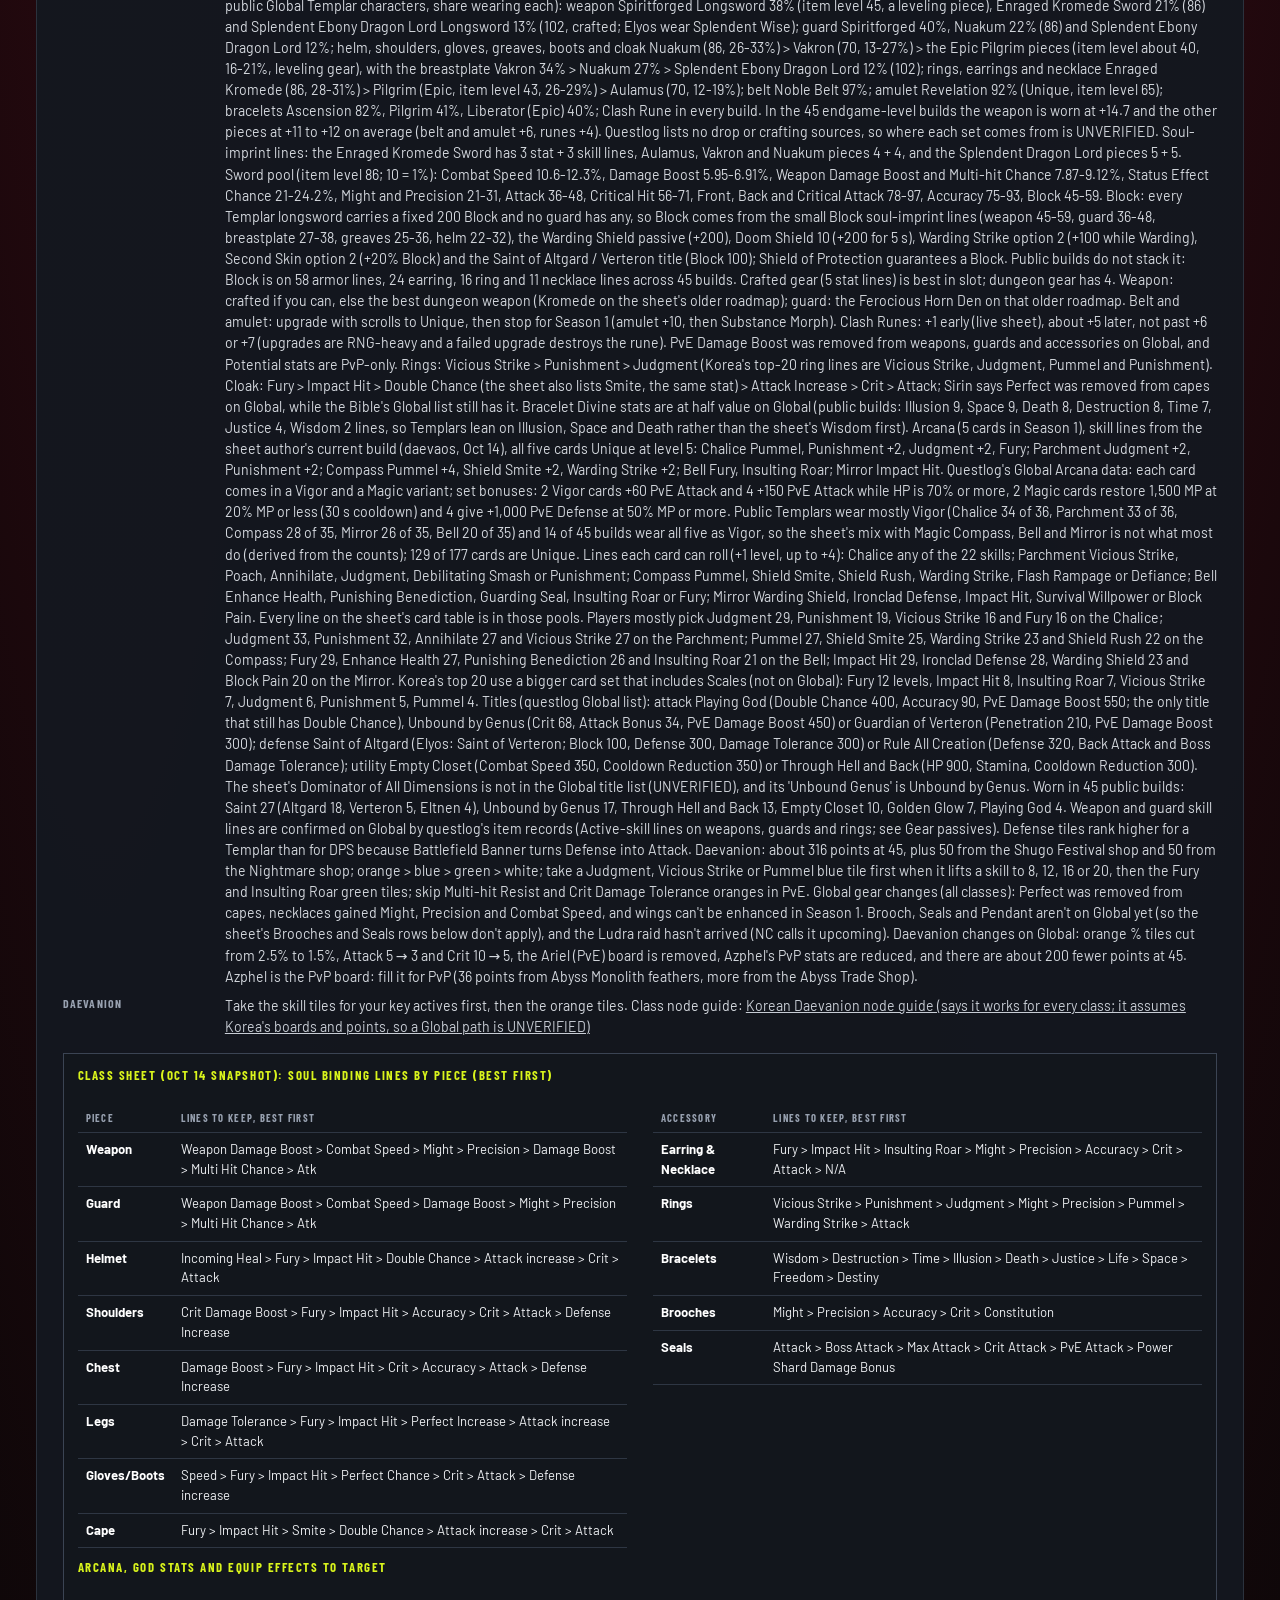
<file: templar.html>
<!doctype html>
<html lang="en">
<head>
<meta charset="utf-8">
<meta name="viewport" content="width=device-width, initial-scale=1, viewport-fit=cover">
<title>Templar · Aion 2 Class Guide</title>
<meta name="description" content="Aion 2 Templar (守護星): Main tank whose damage runs through Judgment, opened by shield attacks. Macros, Global Season 1 stigmas, skill levels, specializations, gear and patches.">
<link rel="preconnect" href="https://fonts.googleapis.com">
<link rel="preconnect" href="https://fonts.gstatic.com" crossorigin>
<link rel="stylesheet" href="https://fonts.googleapis.com/css2?family=Archivo:wdth,wght@62..125,500..900&family=Barlow:wght@400;500;600;700&family=Barlow+Condensed:wght@500;600;700&family=Noto+Sans+TC:wght@500;700&display=swap">
<link rel="stylesheet" href="site.css">
</head>
<body data-class="templar" data-mode="gl">
<div class="wrap">
<nav class="sitenav" aria-label="Classes">
  <a class="home" href="index.html">Home</a>
  <a href="gladiator.html">Gladiator<small>劍星</small></a>
  <a href="templar.html" aria-current="page">Templar<small>守護星</small></a>
  <a href="assassin.html">Assassin<small>殺星</small></a>
  <a href="ranger.html">Ranger<small>弓星</small></a>
  <a href="sorcerer.html">Sorcerer<small>魔道星</small></a>
  <a href="spiritmaster.html">Spiritmaster<small>精靈星</small></a>
  <a href="cleric.html">Cleric<small>治癒星</small></a>
  <a href="chanter.html">Chanter<small>護法星</small></a>
</nav>

<header>
  <h1 id="h1">Templar<span class="tc">守護星</span></h1>
  <div class="role" id="role">Sword &amp; shield · main tank</div>
  <p class="sub" id="glance">Main tank whose damage runs through Judgment, opened by shield attacks.</p>
  <div class="stamp" id="stamp"></div>
  <p class="notice" id="notice" hidden></p>
</header>

<nav class="secnav" id="secnav" aria-label="On this page">
  <a href="#overview">Overview</a>
  <a href="#plan">Max damage</a>
  <a href="#macros">Macros</a>
  <a href="#stigmas">Stigmas</a>
  <a href="#skills">Skills</a>
  <a href="#specs">Specializations</a>
  <a href="#tiers">Tier list</a>
  <a href="#gear">Gear</a>
  <a href="#genus">Pet Genus</a>
  <a href="#patches">Patches</a>
</nav>

<main id="view" style="display:grid;gap:clamp(22px,3vw,36px)"><p class="loading">Loading Templar…</p></main>

<footer>
  <p><b style="color:#fff">How this was checked.</b> Macros come from the newest Korean Inven class guides and the replies under them, checked against Taiwanese guides and in-game screenshots (rows marked “likely” were matched by icon). Global Season 1 stigma builds use what Korean players ran in their own 4-slot, level-20 season, updated for the Global client's balance. The Max damage plan reads top Global players' boss parses and Korea's top-20 builds from NotMeter's public statistics. Skill names, icons, cooldowns and effects come from the aion2.app game-client database (Global). Every card links its source. Skill icons and names © NC; this is a fan-made reference.</p>
  <p><a href="index.html">← All classes and the basics</a></p>
</footer>
</div>
<script src="class.js" charset="utf-8"></script>
</body>
</html>
</file>
<file: site.css>
/* Aion 2 Class Guides: shared styles for index.html (home) and the 8 class pages.
   Poster look: neon headline, dark panels, in-game macro / stigma windows. */
:root{
  --ink:#0b0708; --ember:#5a0d16;
  --panel:#1b2029; --panel-2:#232a35; --edge:#343d4b;
  --text:#eef0f3; --muted:#98a1b0; --dim:#6f7888;
  --neon:#d9f41c; --gold:#e3a918; --gold-2:#b67e0a;
  --warn:#ff6a5c; --ok:#5fd18a; --info:#6fb6ff;
  --t-s:#ff5c7a; --t-a:#ffb13b; --t-b:#5fd18a; --t-c:#6f7888;
  --f-display:"Archivo","Arial Black",Impact,sans-serif;
  --f-body:"Barlow","Segoe UI",system-ui,sans-serif;
  --f-ui:"Barlow Condensed","Arial Narrow",sans-serif;
  --f-tc:"Noto Sans TC","Microsoft JhengHei","PingFang TC",sans-serif;
  color-scheme:dark;
}
*{box-sizing:border-box}
html{scroll-padding-top:110px}
body{
  margin:0;
  background:
    radial-gradient(70% 40% at 50% 12%, var(--ember) 0%, transparent 70%),
    radial-gradient(40% 25% at 8% 55%, #3a0a14 0%, transparent 70%),
    radial-gradient(40% 25% at 92% 55%, #3a0a14 0%, transparent 70%),
    var(--ink);
  color:var(--text); font:15px/1.5 var(--f-body);
  padding-block:clamp(14px,3vw,36px); padding-inline:clamp(16px,3vw,36px); min-height:100vh;
}
.wrap{max-width:1400px;margin:0 auto;display:grid;gap:clamp(22px,3vw,36px)}
a{color:#c7ccd4} a:focus-visible,button:focus-visible{outline:2px solid var(--neon);outline-offset:2px}
.tc{font-family:var(--f-tc);font-weight:500}
p{margin:0}

/* ---------- site nav (Home + 8 classes) ---------- */
.sitenav{display:flex;flex-wrap:wrap;justify-content:center;gap:4px}
.sitenav a{display:grid;gap:2px;justify-items:center;text-decoration:none;padding:8px 12px;border:1px solid #3b4453;background:#12161c;color:var(--muted);font:800 .86rem/1 var(--f-display);font-stretch:108%;text-transform:uppercase;letter-spacing:.02em}
.sitenav a small{font:500 .7rem/1 var(--f-tc);color:var(--dim);text-transform:none;letter-spacing:0}
.sitenav a.home{font:700 .86rem/1 var(--f-ui);letter-spacing:.12em;justify-content:center;align-content:center}
.sitenav a[aria-current="page"]{background:var(--neon);color:#1b1f05;border-color:var(--neon)}
.sitenav a[aria-current="page"] small{color:#3d4510}
.sitenav a:hover:not([aria-current]){border-color:#6a7385;color:#fff}
@media (max-width:760px){
  .sitenav{flex-wrap:nowrap;justify-content:flex-start;overflow-x:auto;scrollbar-width:none;margin-inline:-4px;padding-inline:4px}
  .sitenav::-webkit-scrollbar{display:none}
  .sitenav a{flex:none;padding:8px 10px;font-size:.78rem}
  .sitenav a small{display:none}
}

/* ---------- header ---------- */
header{text-align:center;display:grid;gap:12px;justify-items:center}
h1{margin:0;font-family:var(--f-display);font-weight:900;font-stretch:118%;font-size:clamp(2.2rem,7vw,5.2rem);line-height:.95;color:var(--neon);text-transform:uppercase;text-wrap:balance;text-shadow:0 0 28px rgba(217,244,28,.28),0 4px 0 rgba(0,0,0,.55)}
h1 .tc{display:block;margin-top:8px;font-size:.32em;color:var(--muted);text-shadow:none;letter-spacing:.04em}
.sub{margin:0;color:#c9ced6;max-width:76ch;text-wrap:pretty}
.sub b{color:var(--text);font-weight:600}
.role{font:600 .82rem/1.2 var(--f-ui);letter-spacing:.12em;text-transform:uppercase;color:var(--muted)}
.stamp{font:600 .8rem/1.2 var(--f-ui);letter-spacing:.08em;color:var(--muted);text-transform:uppercase}
.stamp b{color:var(--ok)}
.notice{margin:0;max-width:80ch;padding:9px 14px;border:1px solid #6b4b12;background:rgba(227,169,24,.08);color:#f3dca0;font-size:.86rem;text-align:left}
.switch{display:inline-flex;flex-wrap:wrap;justify-content:center;border:1px solid #3b4453;background:#12161c;padding:3px;gap:3px}
.switch button{appearance:none;border:0;background:transparent;color:var(--muted);font:700 .9rem/1 var(--f-ui);letter-spacing:.06em;text-transform:uppercase;padding:10px 16px;cursor:pointer}
.switch button[aria-pressed="true"]{background:var(--neon);color:#1b1f05}

/* ---------- section nav (class pages) ---------- */
.secnav{position:sticky;top:0;z-index:20;display:flex;gap:4px;justify-content:center;flex-wrap:wrap;padding:8px 0;background:linear-gradient(rgba(11,7,8,.97),rgba(11,7,8,.9));backdrop-filter:blur(4px)}
.secnav a{font:700 .82rem/1 var(--f-ui);letter-spacing:.1em;text-transform:uppercase;text-decoration:none;color:var(--muted);padding:9px 12px;border:1px solid #2f3744;background:#12161c}
.secnav a.on{color:#1b1f05;background:var(--neon);border-color:var(--neon)}
.secnav a:hover:not(.on){color:#fff;border-color:#6a7385}
@media (max-width:760px){
  .secnav{flex-wrap:nowrap;justify-content:flex-start;overflow-x:auto;scrollbar-width:none}
  .secnav::-webkit-scrollbar{display:none}
  .secnav a{flex:none;padding:8px 10px;font-size:.74rem}
}

/* ---------- panels ---------- */
.panel{background:rgba(20,24,31,.94);border:1px solid #2b323d;padding:clamp(16px,2vw,26px);display:grid;gap:16px;align-content:start;min-width:0}
.panel h2,.panel h3{margin:0;font-family:var(--f-display);font-weight:900;font-stretch:112%;text-transform:uppercase;line-height:1.05;color:#fff;text-wrap:balance}
.panel h2{font-size:clamp(1.3rem,2.2vw,1.75rem)}
.panel h3{font-size:clamp(1rem,1.5vw,1.15rem)}
.panel h2 small,.panel h3 small{display:block;margin-top:6px;font:600 .74rem/1.3 var(--f-ui);letter-spacing:.1em;color:var(--muted);text-transform:uppercase}
.panel.inset{background:#141920}
.sec-h{display:flex;flex-wrap:wrap;align-items:end;justify-content:space-between;gap:10px 20px}
.k{display:inline-block;font:700 .68rem/1 var(--f-ui);letter-spacing:.12em;text-transform:uppercase;margin-right:6px;color:var(--neon)}
.k.gold{color:var(--gold)} .k.red{color:var(--warn)} .k.blue{color:var(--info)}
h4{margin:0;font:700 .8rem/1.2 var(--f-ui);letter-spacing:.12em;text-transform:uppercase;color:var(--neon)}
.src{font:600 .74rem/1.35 var(--f-ui);letter-spacing:.03em;color:var(--dim)}
.src a{color:var(--muted)}
.snote{margin:0;font-size:.84rem;color:#cfd4dc}
.loading,.err{text-align:center;color:var(--muted);padding:40px 0}
.err{color:var(--warn)}
kbd{font:600 .8rem/1 var(--f-ui);padding:2px 6px;border:1px solid #4a5364;border-bottom-width:2px;background:#232a35;color:#fff;white-space:nowrap}
.path{font:600 .88rem/1.35 var(--f-ui);color:var(--neon)}
ul.facts,ul.rules{margin:0;padding:0;list-style:none;display:grid;gap:9px}
ul.facts li,ul.rules li{padding-left:11px;border-left:2px solid #3a4352}
ul.facts li.warn,ul.rules li.no,ul.rules li.warn{border-left-color:var(--warn)}
ul.facts li.good,ul.rules li.yes{border-left-color:var(--ok)}
ul.facts b,ul.rules b{color:#fff}
.tbl-wrap{overflow-x:auto}
table{width:100%;border-collapse:collapse;font-size:.86rem;font-variant-numeric:tabular-nums}
th,td{text-align:left;padding:7px 8px;border-bottom:1px solid #2e3643;vertical-align:top}
th{font:700 .66rem/1.2 var(--f-ui);letter-spacing:.12em;text-transform:uppercase;color:var(--muted)}
td b{color:#fff}
.cols3{display:grid;grid-template-columns:repeat(3,minmax(0,1fr));gap:clamp(14px,2vw,26px)}
.cols2{display:grid;grid-template-columns:repeat(2,minmax(0,1fr));gap:clamp(14px,2vw,26px)}
@media (max-width:1100px){.cols3,.cols2{grid-template-columns:minmax(0,1fr)}}
.col{display:grid;gap:10px;align-content:start;min-width:0;font-size:.9rem;color:#d4d8de}
.col b{color:#fff}

/* ---------- icons, chips ---------- */
img.ic,.ic{width:32px;height:32px;border:1px solid rgba(255,255,255,.22);box-shadow:0 0 0 1px rgba(0,0,0,.6);background:#0d1117;object-fit:cover;display:block;flex:none}
.ic.sm{width:22px;height:22px}
.ic.none{background:#171b22;border-style:dashed;border-color:#3b4453;box-shadow:none}
.none{display:grid!important;place-items:center;background:#171b22;color:var(--muted);font:800 .9rem/1 var(--f-display)}
.chips,.crow{display:flex;flex-wrap:wrap;gap:5px;align-items:center}
.chip{display:inline-flex;align-items:center;gap:6px;padding:3px 8px 3px 3px;background:#1f252f;border:1px solid #394252;font:600 .8rem/1.1 var(--f-ui);color:#fff}
.chip img,.chip .none,.chip .ic{width:22px;height:22px;flex:none;font-size:.6rem}
.chip .tc{color:var(--muted);font-size:.72rem}
.chip.key{padding:3px 8px;background:#262d38}
.chip .to{color:var(--neon);font-weight:700}
.chip .to.a{color:var(--gold)}
.plus{color:var(--muted);font:700 .85rem/1 var(--f-ui)}

/* ---------- macro window (replica of the in-game window) ---------- */
.legend{display:flex;flex-wrap:wrap;gap:10px 22px;font-size:.84rem;color:var(--muted)}
.legend span{display:inline-flex;align-items:center;gap:7px}
.pr{display:inline-grid;place-items:center;width:20px;height:20px;border:1px solid #4a5364;font:700 .72rem/1 var(--f-ui);font-style:normal;color:#fff;background:#11151b;flex:none}
.pr.p0{background:var(--neon);color:#1b1f05;border-color:var(--neon)}
.mac{display:grid;grid-template-columns:minmax(300px,420px) minmax(0,1fr);gap:clamp(16px,2.4vw,32px);align-items:start}
@media (max-width:900px){.mac{grid-template-columns:minmax(0,1fr)}}
.mac-l{display:grid;gap:12px;min-width:0}
.mw{background:var(--panel);border:1px solid var(--edge);box-shadow:0 14px 30px rgba(0,0,0,.55);min-width:0}
.mw-top{position:relative;display:flex;align-items:center;justify-content:center;gap:6px;padding:8px;border-bottom:1px solid var(--edge);background:linear-gradient(#262d38,#1f252f);font:600 .82rem/1 var(--f-ui);color:#cfd4dc}
.mw-top::before{content:"";position:absolute;top:-4px;left:50%;width:7px;height:7px;background:#8b95a3;transform:translateX(-50%) rotate(45deg)}
.mw-top .tc{font-size:.78rem;color:var(--muted)}
.mw-top .x{position:absolute;right:9px;color:#8a93a1}
.rec{display:inline-block;font:700 .66rem/1 var(--f-ui);letter-spacing:.1em;text-transform:uppercase;color:#1b1f05;background:var(--gold);padding:3px 6px;margin-left:6px;vertical-align:middle}
.rec.full{background:var(--warn);color:#2a0705}
.entry{display:grid;grid-template-columns:20px minmax(0,1fr);gap:8px;padding:10px 10px 9px;border-bottom:1px solid #2a313c}
.entry .n{font:700 1rem/1 var(--f-ui);color:#aeb5c0;padding-top:4px}
.stackwrap{display:grid;gap:5px;min-width:0}
.stack{display:grid;gap:4px;padding:6px;background:#161b23;border:1px solid #2b323d;min-width:0}
.sk{display:grid;grid-template-columns:20px 32px minmax(0,1fr);gap:7px;align-items:center;min-width:0}
.sk .nm{font:600 .86rem/1.15 var(--f-ui);color:#fff;overflow-wrap:anywhere}
.sk .nm small{display:flex;flex-wrap:wrap;gap:0 8px;font:500 .74rem/1.2 var(--f-tc);color:var(--muted)}
.sk .cd{font:600 .7rem/1.3 var(--f-ui);color:var(--dim);letter-spacing:.02em}
.sk.empty .nm{color:var(--dim);font-weight:500}
.flag{font:700 .6rem/1 var(--f-ui);letter-spacing:.08em;color:var(--info);text-transform:uppercase;margin-left:4px}
.keyrow{display:flex;align-items:center;gap:7px;padding:4px 6px;background:#0f1318;border:1px solid #3b4453;font:600 .7rem/1.2 var(--f-ui);letter-spacing:.04em;color:var(--muted)}
.keyrow .ic{opacity:.55}
.keyrow.again{padding:7px 8px;background:#161b23;border-color:#2b323d;color:#cfd4dc;font-size:.78rem}
.keyrow.again .ic{opacity:1}
.keyrow.again b{color:#fff}
.delay{display:flex;align-items:center;gap:6px;margin-top:4px;font:500 .72rem/1 var(--f-ui);color:#aeb5c0}
.delay b{display:inline-block;min-width:34px;padding:3px 4px;background:#11151b;border:1px solid #3b4453;color:#fff;text-align:center;font-variant-numeric:tabular-nums}
.add{margin:11px auto;display:block;width:max-content;padding:6px 22px;background:linear-gradient(#f2c23a,var(--gold) 55%,var(--gold-2));color:#3a2600;font:700 .74rem/1 var(--f-ui);border:1px solid #f7d56b;box-shadow:0 2px 0 rgba(0,0,0,.4)}
.keys{display:grid;gap:8px;padding:10px;background:rgba(15,19,24,.9);border:1px solid #2b323d}
.keys-h{font:700 .72rem/1 var(--f-ui);letter-spacing:.12em;text-transform:uppercase;color:var(--muted)}
.extra{display:grid;gap:6px}
.notes{display:grid;gap:10px;font-size:.9rem;line-height:1.5;color:#d4d8de;align-content:start;min-width:0}
.notes .loss,.notes .patch{border-left:2px solid var(--warn);padding-left:9px}
.notes .check{border-left:2px solid var(--info);padding-left:9px}
details{border:1px solid #2b323d;background:#141920}
details summary{cursor:pointer;padding:9px 12px;font:700 .8rem/1.2 var(--f-ui);letter-spacing:.08em;text-transform:uppercase;color:var(--muted)}
details[open] summary{border-bottom:1px solid #2b323d}
details .inner{padding:12px;display:grid;gap:16px;font-size:.86rem;color:#cfd4dc}
.alts{display:grid;grid-template-columns:repeat(auto-fill,minmax(320px,1fr));gap:18px}
.alt{display:grid;gap:8px;align-content:start}
.alt>b{font:700 .92rem/1.2 var(--f-ui);color:#fff}
.alt p{color:#cfd4dc}
.alt .mw{box-shadow:none}

/* ---------- class overview ---------- */
.ov{display:grid;grid-template-columns:minmax(0,1.2fr) minmax(0,1fr);gap:clamp(16px,2.4vw,30px)}
@media (max-width:1000px){.ov{grid-template-columns:minmax(0,1fr)}}
.ov-sum{font-size:1rem;line-height:1.6;color:#e2e5ea;max-width:80ch}
ul.brings,ul.core{margin:0;padding:0;list-style:none;display:grid;gap:10px}
ul.brings li,ul.core li{display:grid;grid-template-columns:34px minmax(0,1fr);gap:10px;align-items:start;font-size:.88rem;color:#d4d8de}
ul.brings img,ul.brings .none,ul.core img,ul.core .none{width:34px;height:34px;border:1px solid rgba(255,255,255,.2)}
ul.brings b,ul.core b{display:block;font:700 .86rem/1.2 var(--f-ui);color:#fff}
ol.open{margin:0;padding:0;list-style:none;display:grid;gap:8px;counter-reset:o}
ol.open li{display:grid;grid-template-columns:26px minmax(0,1fr);gap:9px;counter-increment:o;font-size:.88rem;color:#d4d8de;align-items:start}
ol.open li::before{content:counter(o);display:grid;place-items:center;width:26px;height:26px;background:var(--neon);color:#1b1f05;font:900 .85rem/1 var(--f-display)}
.pros{display:grid;grid-template-columns:repeat(2,minmax(0,1fr));gap:12px}
@media (max-width:620px){.pros{grid-template-columns:minmax(0,1fr)}}
.gear dl{margin:0;display:grid;grid-template-columns:max-content minmax(0,1fr);gap:8px 14px;font-size:.88rem}
.gear dt{font:700 .74rem/1.4 var(--f-ui);letter-spacing:.1em;text-transform:uppercase;color:var(--muted)}
.gear dd{margin:0;color:#d4d8de}
@media (max-width:620px){.gear dl{grid-template-columns:minmax(0,1fr)}.gear dd{margin-bottom:6px}}

/* ---------- stigma window ---------- */
.cls-grid{display:grid;grid-template-columns:minmax(0,1.55fr) minmax(0,1fr);gap:clamp(16px,2vw,26px);align-items:start}
@media (max-width:1100px){.cls-grid{grid-template-columns:minmax(0,1fr)}}
.stk{display:grid;gap:clamp(16px,2vw,22px);min-width:0}
.sw{background:var(--panel);border:1px solid var(--edge);box-shadow:0 14px 30px rgba(0,0,0,.5)}
.sw-top{position:relative;display:flex;align-items:center;justify-content:space-between;gap:10px;padding:9px 12px;border-bottom:1px solid var(--edge);background:linear-gradient(#262d38,#1f252f)}
.sw-title{font:700 .95rem/1.1 var(--f-ui);color:#fff;letter-spacing:.02em}
.tag{font:700 .64rem/1 var(--f-ui);letter-spacing:.12em;text-transform:uppercase;padding:4px 7px;background:#2c3441;color:#cfd4dc;white-space:nowrap}
.tag.main{background:var(--neon);color:#1b1f05}
.tag.tank{background:#6fb6ff;color:#06203a}
.tag.heal{background:var(--ok);color:#06240f}
.tag.raid{background:var(--warn);color:#2a0705}
.tag.pvp{background:#b18cff;color:#1d0d3a}
.tag.solo{background:#e8ebef;color:#1b1f25}
.tag.img{background:var(--gold);color:#3a2600}
.slots{display:grid;grid-template-columns:repeat(6,minmax(0,1fr));gap:10px;padding:14px 12px 12px}
.sw.small .slots{gap:8px;padding:12px 10px 10px}
.slots.n4{grid-template-columns:repeat(4,minmax(0,1fr));max-width:560px}
.slots.n5{grid-template-columns:repeat(5,minmax(0,1fr))}
@media (max-width:620px){.slots{grid-template-columns:repeat(3,minmax(0,1fr))}.slots.n4{grid-template-columns:repeat(4,minmax(0,1fr))}.slots.n5{grid-template-columns:repeat(3,minmax(0,1fr))}}
.slot{position:relative;display:grid;justify-items:center;gap:6px;text-align:center;min-width:0}
.slot .frame{position:relative;width:100%;max-width:64px;aspect-ratio:1;border:1px solid #4a5364;background:#0d1117;box-shadow:inset 0 0 0 1px rgba(0,0,0,.6),0 0 0 3px #151a21}
.sw.small .slot .frame{max-width:48px}
.slot .frame img,.slot .frame .none{display:block;width:100%;height:100%;object-fit:cover}
.slot .no{position:absolute;top:-7px;left:-7px;width:18px;height:18px;display:grid;place-items:center;background:#0b0e12;border:1px solid #4a5364;font:700 .66rem/1 var(--f-ui);font-style:normal;color:#cfd4dc}
.lvb{position:absolute;right:-6px;bottom:-7px;min-width:24px;padding:3px 4px;font:800 .72rem/1 var(--f-display);text-align:center;background:#232a35;color:#fff;border:1px solid #4a5364}
.lvb.l25{background:linear-gradient(#f2c23a,var(--gold) 55%,var(--gold-2));color:#2c1c00;border-color:#f7d56b}
.lvb.l2x{background:#3a3217;color:#f3dca0;border-color:#8a7426}
.lvb.l20{background:#2b3240;color:#fff;border-color:#6a7385}
.lvb.lo{background:#171b22;color:var(--muted)}
.slot .nm{font:600 .8rem/1.12 var(--f-ui);color:#fff;overflow-wrap:break-word;hyphens:auto;max-width:100%}
.slot .nm small{display:block;margin-top:2px;font:500 .7rem/1.2 var(--f-tc);color:var(--muted)}
.sw-body{padding:0 14px 14px;display:grid;gap:8px;font-size:.88rem;color:#d4d8de}
.variants{display:grid;gap:clamp(12px,1.6vw,16px)}
.vh{margin:4px 0 -4px;font:700 .8rem/1.2 var(--f-ui);letter-spacing:.12em;text-transform:uppercase;color:var(--muted)}
.variants .sw{box-shadow:none}
.match{font:600 .72rem/1 var(--f-ui);letter-spacing:.06em;text-transform:uppercase}
.slot.miss .frame{outline:2px dashed var(--warn);outline-offset:2px}
.slot.hit .frame{outline:2px solid var(--ok);outline-offset:2px}
body[data-mode="gl"] .kr-only,body[data-mode="kr"] .gl-only{display:none}

/* level-up order */
ol.prio{margin:0;padding:0;list-style:none;display:grid;gap:12px;counter-reset:p}
ol.prio li{display:grid;grid-template-columns:30px minmax(0,1fr);gap:11px;counter-increment:p}
ol.prio li::before{content:counter(p);display:grid;place-items:center;width:30px;height:30px;background:var(--neon);color:#1b1f05;font:900 .95rem/1 var(--f-display)}
ol.prio li.adv::before{background:var(--gold);color:#2c1c00}
.cost{margin-top:5px;font:600 .74rem/1.3 var(--f-ui);letter-spacing:.03em;color:var(--muted);font-variant-numeric:tabular-nums}
.cost b{color:#fff}
.pnote{margin:4px 0 0;font-size:.84rem;color:#cfd4dc}
ul.ms{margin:0;padding:0;list-style:none;display:grid;gap:8px}
ul.ms li{display:grid;grid-template-columns:26px minmax(0,1fr);gap:9px;align-items:start;font-size:.86rem;color:#d4d8de}
ul.ms img,ul.ms .none{width:26px;height:26px}
ul.ms b{display:block;font:700 .8rem/1.2 var(--f-ui);color:#fff}
ul.lvl{margin:0;padding:0;list-style:none;display:grid;gap:10px}
ul.lvl li{display:grid;grid-template-columns:34px minmax(0,1fr) auto;gap:10px;align-items:start;font-size:.85rem;color:#d4d8de}
ul.lvl img,ul.lvl .none{width:34px;height:34px;border:1px solid rgba(255,255,255,.2)}
ul.lvl b{display:block;font:700 .84rem/1.2 var(--f-ui);color:#fff}
ul.lvl .lt{display:grid;justify-items:center;gap:4px;min-width:52px}
ul.lvl .lt .lvb{position:static;font-size:.85rem;padding:4px 7px}
ul.lvl .lt small{font:600 .68rem/1 var(--f-ui);color:var(--muted);white-space:nowrap}

/* tier list */
.tiers{display:grid;gap:6px}
.tier{display:grid;grid-template-columns:44px minmax(0,1fr);background:#12161c;border:1px solid #2b323d;min-height:58px}
.tier>b{display:grid;place-items:center;font:900 1.35rem/1 var(--f-display);color:#12161c}
.tier.S>b{background:var(--t-s)} .tier.A>b{background:var(--t-a)} .tier.B>b{background:var(--t-b)} .tier.C>b{background:var(--t-c)}
.tier .items{display:grid;grid-template-columns:repeat(auto-fill,minmax(250px,1fr));gap:8px 14px;padding:9px 10px}
.ti{display:grid;grid-template-columns:34px minmax(0,1fr);gap:8px;align-items:center}
.ti img,.ti .none{width:34px;height:34px;border:1px solid rgba(255,255,255,.2)}
.ti .t{font:700 .8rem/1.1 var(--f-ui);color:#fff}
.ti .t small{display:block;font:500 .74rem/1.25 var(--f-body);color:var(--muted)}
.tier-key{font-size:.8rem;color:var(--muted);margin:0}

/* specializations */
.spec-rule{margin:0;font-size:.86rem;color:#cfd4dc;max-width:110ch}
.spec-rule b{color:#fff}
.specs{display:grid;grid-template-columns:repeat(auto-fill,minmax(320px,1fr));gap:12px}
.spec{background:#12161c;border:1px solid #2b323d;padding:12px;display:grid;gap:8px;align-content:start}
.spec-h{display:grid;grid-template-columns:40px minmax(0,1fr) auto;gap:10px;align-items:center}
.spec-h img,.spec-h .none{width:40px;height:40px;border:1px solid rgba(255,255,255,.22)}
.spec-h b{display:block;font:700 .95rem/1.1 var(--f-ui);color:#fff}
.spec-h small{font:500 .74rem/1.2 var(--f-tc);color:var(--muted)}
.spec-h .pick{font:800 .95rem/1 var(--f-display);color:#1b1f05;background:var(--neon);padding:6px 8px;white-space:nowrap}
ol.opts{margin:0;padding:0;list-style:none;display:grid;gap:3px}
ol.opts li{display:grid;grid-template-columns:20px minmax(0,1fr) auto;gap:7px;align-items:center;font-size:.8rem;color:var(--dim);padding:3px 5px;border:1px solid transparent}
ol.opts li i{display:grid;place-items:center;width:20px;height:20px;font:800 .72rem/1 var(--f-ui);font-style:normal;color:#0b0e12;opacity:.45}
ol.opts li small{font:600 .66rem/1 var(--f-ui);color:var(--dim)}
ol.opts li.on{color:#fff;background:#1d2530;border-color:#3b4453}
ol.opts li.on i{opacity:1}
ol.opts li.o1 i{background:#6fcf6a} ol.opts li.o2 i{background:#6fb6ff} ol.opts li.o3 i{background:#f2d03a} ol.opts li.o4 i{background:#ff9a3c} ol.opts li.o5 i{background:#ff5c5c}
.u20{margin:0;font-size:.8rem;color:var(--muted)} .u20 b{color:#fff}

/* skills to level */
.first2{display:grid;gap:8px;padding:12px;border:1px solid #3b4453;background:#12161c}
.first2 p{font-size:.84rem;color:#cfd4dc;max-width:110ch}
.skl-grid{display:grid;grid-template-columns:minmax(0,1.25fr) minmax(0,1fr);gap:clamp(14px,2vw,26px)}
@media (max-width:1000px){.skl-grid{grid-template-columns:minmax(0,1fr)}}
.sh{margin:0 0 10px}
ul.skl b small{display:inline;margin-left:6px;font:500 .72rem/1.2 var(--f-tc);color:var(--muted)}
ul.skl .lt .lvb{min-width:34px}
.rt{display:inline-block;margin-left:7px;padding:2px 5px;font:700 .6rem/1 var(--f-ui);letter-spacing:.1em;text-transform:uppercase;font-style:normal;vertical-align:middle;background:#2c3441;color:#cfd4dc}
.rt.t-dps{background:var(--warn);color:#2a0705} .rt.t-buff{background:var(--neon);color:#1b1f05} .rt.t-heal{background:var(--ok);color:#06240f} .rt.t-deb{background:#b18cff;color:#1d0d3a}

/* ---------- hover / tap card ---------- */
[data-skn],[data-sk]{cursor:help}
[data-skn]:focus-visible,[data-sk]:focus-visible{outline:2px solid var(--neon);outline-offset:1px}
.skilltip{position:fixed;z-index:50;width:min(360px,calc(100vw - 20px));max-height:calc(100vh - 20px);overflow:auto;background:#10141b;border:1px solid #4a5364;box-shadow:0 18px 40px rgba(0,0,0,.7);padding:12px 13px;display:grid;gap:8px;font-size:.84rem;line-height:1.45;color:#d4d8de;pointer-events:none}
.skilltip[hidden]{display:none}
.tt-head{display:flex;gap:10px;align-items:center}
.tt-head img{width:44px;height:44px;border:1px solid rgba(255,255,255,.25)}
.tt-name{font:700 1rem/1.1 var(--f-ui);color:#fff}
.tt-sub{font:500 .76rem/1.3 var(--f-tc);color:var(--muted)}
.tt-facts{display:flex;flex-wrap:wrap;gap:4px}
.tt-facts span{font:600 .72rem/1 var(--f-ui);letter-spacing:.03em;padding:4px 6px;background:#1f252f;border:1px solid #394252;color:#e8ebef}
.tt-desc{margin:0;white-space:pre-line}
.tt-spec-h{font:700 .68rem/1 var(--f-ui);letter-spacing:.12em;text-transform:uppercase;color:var(--neon)}
.tt-specs{margin:0;padding:0;list-style:none;display:grid;gap:3px}
.tt-specs li{display:grid;grid-template-columns:26px minmax(0,1fr);gap:6px}
.tt-specs b{font:700 .72rem/1.5 var(--f-ui);color:#1b1f05;background:var(--neon);text-align:center;height:18px}
.tt-specs li.s25 b{background:var(--gold)}
.tt-note{margin:0;padding-left:8px;border-left:2px solid var(--warn);color:#f1c9c4}
.tt-foot{margin:0;font-size:.72rem;color:var(--dim)}

/* ---------- home ---------- */
.cards{display:grid;grid-template-columns:repeat(4,minmax(0,1fr));gap:clamp(12px,1.6vw,18px)}
@media (max-width:1180px){.cards{grid-template-columns:repeat(2,minmax(0,1fr))}}
@media (max-width:600px){.cards{grid-template-columns:minmax(0,1fr)}}
.card{position:relative;display:grid;gap:10px;align-content:start;padding:16px;background:rgba(20,24,31,.94);border:1px solid #2b323d;text-decoration:none;color:inherit;transition:border-color .15s,transform .15s}
.card:hover{border-color:var(--neon);transform:translateY(-2px)}
.card h2{margin:0;font-family:var(--f-display);font-weight:900;font-stretch:108%;font-size:clamp(1.3rem,1.8vw,1.75rem);line-height:1;text-transform:uppercase;color:#fff}
.card h2 .tc{display:inline-block;font-size:.5em;color:var(--muted);margin-left:6px;vertical-align:middle}
.card p{font-size:.88rem;color:#cfd4dc}
.card .mini{display:flex;gap:4px;align-items:center;flex-wrap:wrap}
.card .mini img,.card .mini .none{width:30px;height:30px;border:1px solid rgba(255,255,255,.2)}
.card .mini span{font:700 .64rem/1 var(--f-ui);letter-spacing:.1em;text-transform:uppercase;color:var(--muted);margin-right:4px;min-width:70px}
.card .go{font:700 .76rem/1 var(--f-ui);letter-spacing:.12em;text-transform:uppercase;color:var(--neon)}
ol.steps{margin:0;padding:0;list-style:none;display:grid;gap:12px;counter-reset:s}
ol.steps li{display:grid;grid-template-columns:30px minmax(0,1fr);gap:11px;counter-increment:s;font-size:.9rem;color:#d4d8de}
ol.steps li::before{content:counter(s);display:grid;place-items:center;width:30px;height:30px;background:var(--neon);color:#1b1f05;font:900 .95rem/1 var(--f-display)}
ol.steps b{color:#fff}
.demo{display:grid;grid-template-columns:auto minmax(0,1fr);gap:14px;align-items:center}
.demo-col{display:grid;gap:4px}
.demo-col .row{display:flex;align-items:center;gap:6px;font:600 .8rem/1 var(--f-ui);color:#cfd4dc}
.demo-col .cell{width:34px;height:34px;border:1px solid #3b4453;background:#1e242d;display:grid;place-items:center}
.demo-col .cell .ic{width:30px;height:30px}
.demo-col .hot{border-color:#6a7385;background:#0f1318}
ol.why2{margin:0;padding-left:20px;display:grid;gap:8px}
.bars{display:grid;gap:6px;padding:10px;background:#12161c;border:1px solid #2b323d}
.bar-row{display:grid;grid-template-columns:70px minmax(0,1fr) 48px;align-items:center;gap:8px;font:600 .8rem/1 var(--f-ui);color:#cfd4dc}
.bar{height:14px;background:#1f252f}
.bar i{display:block;height:100%;background:var(--neon)}
.bar-row b{text-align:right;font-variant-numeric:tabular-nums}
.cap{margin:2px 0 0;font-size:.78rem;color:var(--muted)}
.ladder{display:grid;grid-template-columns:repeat(25,minmax(0,1fr));gap:2px;align-items:end;padding:10px 8px 6px;background:#12161c;border:1px solid #2b323d}
.ladder .lv{display:grid;gap:3px;justify-items:center;font:600 .62rem/1 var(--f-ui);color:var(--dim)}
.ladder .lv i{display:block;width:100%;background:#3b4453}
.ladder .lv.t1 i{height:6px} .ladder .lv.t2 i{height:12px} .ladder .lv.t4 i{height:24px} .ladder .lv.t8 i{height:48px}
.ladder .lv.adv i{height:10px;background:var(--gold)}
.ladder .lv.unlock i{background:var(--neon)}
.ladder .lv.unlock.adv i{background:#fff2b8}
.ladder .lv.unlock span{color:#fff}
.lad-key{display:flex;flex-wrap:wrap;gap:6px 16px;font:600 .74rem/1.2 var(--f-ui);color:var(--muted)}
.lad-key span{display:inline-flex;gap:6px;align-items:center}
.lad-key i{width:10px;height:10px;display:inline-block}
ul.changelog{margin:0;padding:0;list-style:none;display:grid;gap:8px;font-size:.86rem;color:#cfd4dc}
ul.changelog b{color:#fff;font:700 .8rem/1.2 var(--f-ui);margin-right:6px;font-variant-numeric:tabular-nums}
footer{font-size:.8rem;color:var(--dim);display:grid;gap:8px;max-width:110ch;margin:0 auto;text-align:center;line-height:1.55}
footer a{color:var(--muted)}
@media (prefers-reduced-motion:reduce){*{transition:none!important}}
/* macro row badges */
.bdg{display:inline-block;margin-left:5px;padding:2px 4px;font:700 .56rem/1 var(--f-ui);letter-spacing:.08em;text-transform:uppercase;vertical-align:1px;white-space:nowrap}
.bdg.st{background:var(--gold);color:#2c1c00}
.bdg.kr{background:#4a1d1a;color:#ffb4ab;border:1px solid #7a2f2a}
.bdg.lv{background:#22303f;color:#bcd9ff;border:1px solid #35506b}
/* Global sheet blocks */
.sheet-prio,.sheet-gear{display:grid;gap:12px;padding:14px;border:1px solid #3b4453;background:#12161c}
ul.prio2{grid-template-columns:repeat(auto-fill,minmax(300px,1fr))}
.pk{display:flex;gap:4px;margin-top:3px}
.pk i{display:grid;place-items:center;width:20px;height:20px;font:800 .72rem/1 var(--f-ui);font-style:normal;color:#0b0e12}
.pk i.o1{background:#6fcf6a} .pk i.o2{background:#6fb6ff} .pk i.o3{background:#f2d03a} .pk i.o4{background:#ff9a3c} .pk i.o5{background:#ff5c5c}
.pk em{font-size:.76rem;color:var(--dim)}
.spec-h .pick small{display:block;font:700 .62rem/1 var(--f-ui);letter-spacing:.08em;color:#3d4510;margin-bottom:3px;text-align:center}
.sheet-gear table td{font-size:.82rem}
/* max damage plan */
.plan-grid{display:grid;grid-template-columns:minmax(0,1.15fr) minmax(0,1fr);gap:clamp(16px,2.4vw,30px);margin:6px 0 18px}
@media (max-width:1100px){.plan-grid{grid-template-columns:minmax(0,1fr)}}
ol.lvord{margin:0 0 10px;padding:0;list-style:none;display:grid;gap:12px}
ol.lvord>li{display:grid;grid-template-columns:22px 40px minmax(0,1fr);gap:10px;align-items:start;padding:12px;background:#141920;border:1px solid #2c3441;font-size:.86rem;color:#d4d8de}
ol.lvord>li>img,ol.lvord>li>.none{width:40px;height:40px;border:1px solid rgba(255,255,255,.2)}
ol.lvord .ord{display:grid;place-items:center;width:22px;height:22px;background:var(--neon);color:#1b1f05;font:800 .8rem/1 var(--f-display)}
ol.lvord b.hd{display:flex;flex-wrap:wrap;align-items:center;gap:6px 8px;font:700 .95rem/1.2 var(--f-ui);color:#fff;margin-bottom:4px}
ol.lvord b.hd .to{color:var(--neon)}
.gain,.est{font:700 .72rem/1 var(--f-ui);font-style:normal;padding:3px 6px;background:#1f3a2a;color:#9ff0bf;border:1px solid #2f6b47}
.est{background:#2a2f3a;color:#ffd77a;border-color:#5d5130;margin-left:8px}
ol.spsteps{margin:8px 0 0;padding:0;list-style:none;display:grid;gap:5px}
ol.spsteps li{display:grid;grid-template-columns:44px auto minmax(0,1fr);gap:8px;align-items:center;font-size:.8rem}
ol.spsteps .st-lv{font:700 .74rem/1 var(--f-ui);color:var(--muted)}
ol.spsteps .pk{margin:0}
ol.spsteps .st-t{color:#c9ced6}
.ev{display:block;margin-top:7px;font-size:.76rem;color:var(--muted)}
.ev b{color:#fff}
ul.auto{margin:0;padding:0;list-style:none;display:grid;gap:10px}
ul.auto li{padding-left:11px;border-left:2px solid var(--gold);font-size:.85rem;color:#d4d8de}
ul.auto b{display:block;color:#fff;font:700 .86rem/1.3 var(--f-ui);margin-bottom:2px}
table.dmgt td{vertical-align:middle}
table.dmgt .dn{display:inline-flex;align-items:center;gap:7px;font-weight:600;color:#fff}
table.dmgt .dn small{color:var(--muted);font-weight:500;font-size:.72rem}
table.dmgt .bar{display:inline-block;width:56px;height:6px;background:#232a35;margin-right:7px;vertical-align:middle}
table.dmgt .bar i{display:block;height:100%;background:var(--neon)}
.krend ul.lvl li{grid-template-columns:30px minmax(0,1fr) auto}
.krend ul.lvl img,.krend ul.lvl .none{width:30px;height:30px}
@media (max-width:560px){ol.lvord>li{grid-template-columns:22px minmax(0,1fr)}ol.lvord>li>img,ol.lvord>li>.none{display:none}ol.spsteps li{grid-template-columns:40px auto;}ol.spsteps .st-t{grid-column:1/-1}}
/* home tier lists */
a.ti{color:inherit;text-decoration:none;grid-template-columns:minmax(0,1fr)}
a.ti:hover .t{color:var(--neon)}
b.tl{display:inline-grid;place-items:center;width:22px;height:22px;font:800 .8rem/1 var(--f-display);color:#111}
b.tl.S{background:var(--t-s)} b.tl.A{background:var(--t-a)} b.tl.B{background:var(--t-b)} b.tl.C{background:var(--t-c)}
/* Pet Genus section */
.gaudit{padding:12px 14px;margin:0 0 14px;border:1px solid #6b5a22;background:#221d10;color:#eadfb8;font-size:.86rem;line-height:1.55}
.gaudit b{color:#fff} .gaudit i{color:#ffcf6b}
ol.grank{margin:0 0 8px;padding:0;list-style:none;counter-reset:g;display:grid;gap:6px}
ol.grank li{display:flex;justify-content:space-between;gap:12px;padding:6px 10px;background:#141920;border:1px solid #2c3441;font-size:.84rem;color:#d4d8de;counter-increment:g}
ol.grank li span::before{content:counter(g) ". ";color:var(--neon);font-weight:700}
ol.grank li b{white-space:nowrap;color:#9ff0bf}
.gboards{display:grid;gap:18px;margin-top:16px}
table.gtbl td{vertical-align:top;font-size:.8rem}
table.gtbl td.gwhy{min-width:260px;color:#c9ced6;line-height:1.45}
table.gtbl .gpick{display:block;color:#fff;margin-bottom:3px}
.gtag{display:inline-block;font:700 .64rem/1 var(--f-ui);letter-spacing:.06em;text-transform:uppercase;padding:3px 5px;background:#2a2f3a;color:#cfd4dc}
.gtag.t-bis{background:#1f3a2a;color:#9ff0bf} .gtag.t-cond{background:#3a3217;color:#ffd77a} .gtag.t-low{background:#262b33;color:#8b93a1} .gtag.t-unv{background:#3a1d1d;color:#ff9a9a} .gtag.t-alt{background:#1d2a3a;color:#9cc8ff}
.gconf{font:700 .7rem/1 var(--f-ui);padding:3px 6px;border:1px solid #3a4352}
.gconf.c-high{color:#9ff0bf;border-color:#2f6b47} .gconf.c-medium{color:#ffd77a;border-color:#5d5130} .gconf.c-low{color:#ff9a9a;border-color:#6b2f2f}
.gpool{display:grid;grid-template-columns:repeat(auto-fill,minmax(260px,1fr));gap:10px 18px;font-size:.78rem;color:#c9ced6}
.gpool p{margin:3px 0}
</file>
